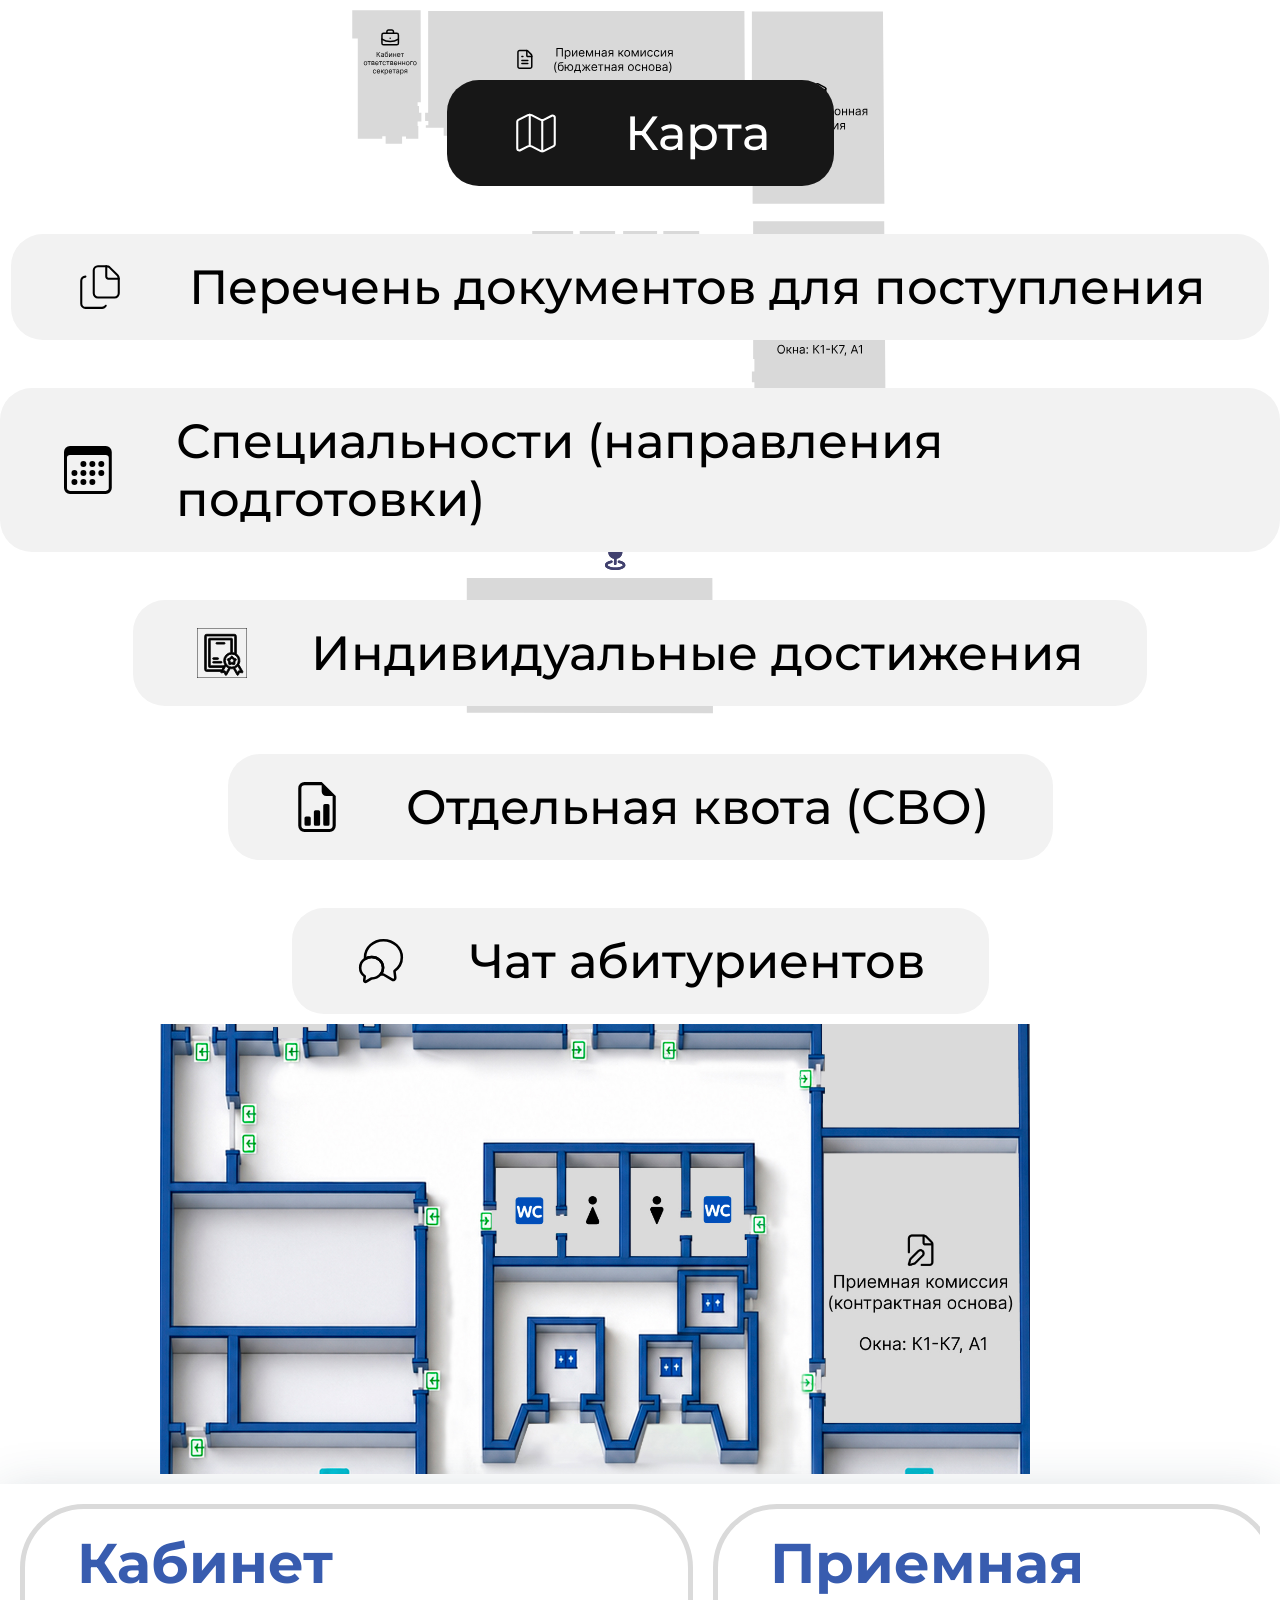
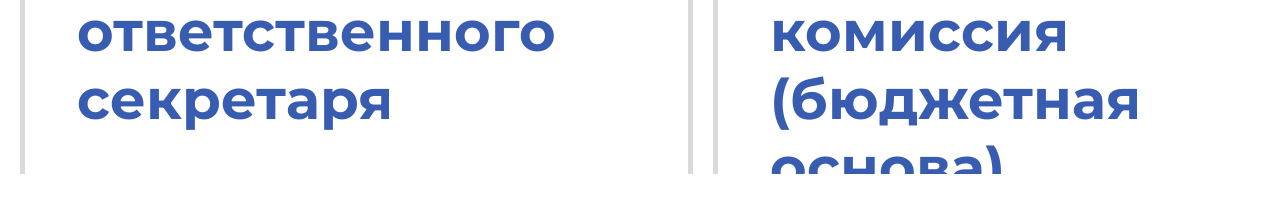
<file: index.html>
<!DOCTYPE html>
<html lang="en">
<head>
    <meta charset="UTF-8">
    <meta name="viewport" content="width=device-width, initial-scale=1, maximum-scale=1, user-scalable=no">
    <title>Интерактивная карта</title>
    <link rel="stylesheet" href="assets/css/style.css">
</head>
<body>
    <div class="nav-btns">
        <a class="active" href="index.html">
            <svg width="24" height="24" viewBox="0 0 24 24" fill="none" xmlns="http://www.w3.org/2000/svg">
                <path d="M14.106 5.55277C14.3836 5.69149 14.6897 5.7637 15 5.7637C15.3103 5.7637 15.6164 5.69149 15.894 5.55277L19.553 3.72277C19.7056 3.64653 19.8751 3.61058 20.0455 3.61834C20.2159 3.6261 20.3814 3.67731 20.5265 3.7671C20.6715 3.8569 20.7911 3.98229 20.874 4.13135C20.9569 4.28042 21.0003 4.44821 21 4.61877V17.3828C20.9999 17.5684 20.9481 17.7504 20.8505 17.9083C20.7528 18.0662 20.6131 18.1938 20.447 18.2768L15.894 20.5538C15.6164 20.6925 15.3103 20.7647 15 20.7647C14.6897 20.7647 14.3836 20.6925 14.106 20.5538L9.894 18.4478C9.6164 18.3091 9.31033 18.2368 9 18.2368C8.68967 18.2368 8.3836 18.3091 8.106 18.4478L4.447 20.2778C4.29436 20.3541 4.12473 20.39 3.95426 20.3822C3.78379 20.3744 3.61816 20.3231 3.47312 20.2332C3.32808 20.1433 3.20846 20.0177 3.12565 19.8685C3.04284 19.7193 2.99958 19.5514 3 19.3808V6.61777C3.0001 6.43211 3.05189 6.25014 3.14956 6.09225C3.24722 5.93435 3.38692 5.80676 3.553 5.72377L8.106 3.44677C8.3836 3.30805 8.68967 3.23584 9 3.23584C9.31033 3.23584 9.6164 3.30805 9.894 3.44677L14.106 5.55277Z" stroke="black" stroke-linecap="round" stroke-linejoin="round"/>
                <path d="M15 5.76416V20.7642" stroke="black" stroke-linecap="round" stroke-linejoin="round"/>
                <path d="M9 3.23584V18.2358" stroke="black" stroke-linecap="round" stroke-linejoin="round"/>
            </svg>
            Карта
        </a>
        <a href="documents-list.html">
            <svg width="24" height="24" viewBox="0 0 24 24" fill="none" xmlns="http://www.w3.org/2000/svg">
                <path d="M15 2H11C10.4696 2 9.96086 2.21071 9.58579 2.58579C9.21071 2.96086 9 3.46957 9 4V15C9 15.5304 9.21071 16.0391 9.58579 16.4142C9.96086 16.7893 10.4696 17 11 17H19C19.5304 17 20.0391 16.7893 20.4142 16.4142C20.7893 16.0391 21 15.5304 21 15V8" stroke="black" stroke-linecap="round" stroke-linejoin="round"/>
                <path d="M16.706 2.70601C16.4823 2.48153 16.2164 2.30357 15.9236 2.18239C15.6308 2.06122 15.3169 1.99923 15 2.00001V7.00001C15 7.26522 15.1054 7.51958 15.2929 7.70711C15.4804 7.89465 15.7348 8.00001 16 8.00001H21C21.0008 7.68312 20.9388 7.36921 20.8176 7.0764C20.6964 6.78359 20.5185 6.51768 20.294 6.29401L16.706 2.70601Z" stroke="black" stroke-linecap="round" stroke-linejoin="round"/>
                <path d="M5 7C4.46957 7 3.96086 7.21071 3.58579 7.58579C3.21071 7.96086 3 8.46957 3 9V20C3 20.5304 3.21071 21.0391 3.58579 21.4142C3.96086 21.7893 4.46957 22 5 22H13C13.3511 22 13.6959 21.9076 14 21.732C14.304 21.5565 14.5565 21.304 14.732 21" stroke="black" stroke-linecap="round" stroke-linejoin="round"/>
            </svg>
            Перечень документов для поступления
        </a>
        <a href="plan-bak.html">
            <svg xmlns="http://www.w3.org/2000/svg" width="20" height="20" fill="currentColor" class="bi bi-calendar3" viewBox="0 0 16 16">
                <path d="M14 0H2a2 2 0 0 0-2 2v12a2 2 0 0 0 2 2h12a2 2 0 0 0 2-2V2a2 2 0 0 0-2-2M1 3.857C1 3.384 1.448 3 2 3h12c.552 0 1 .384 1 .857v10.286c0 .473-.448.857-1 .857H2c-.552 0-1-.384-1-.857z"/>
                <path d="M6.5 7a1 1 0 1 0 0-2 1 1 0 0 0 0 2m3 0a1 1 0 1 0 0-2 1 1 0 0 0 0 2m3 0a1 1 0 1 0 0-2 1 1 0 0 0 0 2m-9 3a1 1 0 1 0 0-2 1 1 0 0 0 0 2m3 0a1 1 0 1 0 0-2 1 1 0 0 0 0 2m3 0a1 1 0 1 0 0-2 1 1 0 0 0 0 2m3 0a1 1 0 1 0 0-2 1 1 0 0 0 0 2m-9 3a1 1 0 1 0 0-2 1 1 0 0 0 0 2m3 0a1 1 0 1 0 0-2 1 1 0 0 0 0 2m3 0a1 1 0 1 0 0-2 1 1 0 0 0 0 2"/>
            </svg>
            Специальности (направления подготовки)
        </a>
        <a href="achievements.html">
            <svg width="24" height="24" viewBox="0 0 60 60" xmlns="http://www.w3.org/2000/svg" fill="#000000" stroke="#000000">
                <g id="SVGRepo_bgCarrier" stroke-width="0"/>
                <g id="SVGRepo_tracerCarrier" stroke-linecap="round" stroke-linejoin="round"/>
                <g id="SVGRepo_iconCarrier"> <defs> <style>.cls-1{fill:none;}.cls-2{fill:#000000;}</style> </defs> <title/> <g data-name="Layer 2" id="Layer_2"> <g id="Icons"> <g id="Award"> <rect class="cls-1" height="60" width="60"/> <path class="cls-2" d="M55.05,52.25l-4.81-8.32a9.75,9.75,0,0,0-3-12.91V9.9a2.34,2.34,0,0,0-2.34-2.34H11.52A2.33,2.33,0,0,0,9.19,9.9V49.75a2.33,2.33,0,0,0,2.33,2.33H28.57l-.1.17a1,1,0,0,0,0,1.06,1,1,0,0,0,1,.44l3.11-.4,1.21,2.89a1,1,0,0,0,.86.61h.06a1,1,0,0,0,.87-.5L40,48.71a10.21,10.21,0,0,0,1.77.17,10.43,10.43,0,0,0,1.78-.17L48,56.35a1,1,0,0,0,.87.5h.06a1,1,0,0,0,.86-.61L51,53.35l3.11.4a1,1,0,0,0,1-1.5ZM11.52,50.08a.33.33,0,0,1-.33-.33V9.9a.34.34,0,0,1,.33-.34H44.88a.34.34,0,0,1,.34.34V30a9.52,9.52,0,0,0-2.73-.61V13.29a1,1,0,0,0-1-1H14.91a1,1,0,0,0-1,1V46.35a1,1,0,0,0,1,1H31.3l-1.58,2.73ZM32,39.11a9.74,9.74,0,0,0,1.28,4.82l-.83,1.42H15.91V14.29H40.49V29.44A9.78,9.78,0,0,0,32,39.11Zm2.84,14.5-.72-1.73a1,1,0,0,0-1-.6l-1.86.23,3.36-5.82A9.75,9.75,0,0,0,38,48.12ZM34,39.11a7.76,7.76,0,1,1,7.76,7.77A7.77,7.77,0,0,1,34,39.11ZM50.45,51.28a1,1,0,0,0-1.05.6l-.72,1.73-3.17-5.49A9.75,9.75,0,0,0,49,45.69l3.36,5.82Z"/> <path class="cls-2" d="M46.57,36.87,44.14,36l-1.59-2A1,1,0,0,0,41,34l-1.59,2L37,36.87a1,1,0,0,0-.61.63,1,1,0,0,0,.12.87l1.46,2.14L38,43.1a1,1,0,0,0,.41.78,1,1,0,0,0,.87.15l2.48-.73,2.49.73a.86.86,0,0,0,.28,0,1,1,0,0,0,.58-.19,1,1,0,0,0,.42-.78l.07-2.59,1.46-2.14a1,1,0,0,0,.13-.87A1,1,0,0,0,46.57,36.87Zm-2.78,2.76a1,1,0,0,0-.18.53l0,1.59L42,41.3a1,1,0,0,0-.56,0L40,41.75l-.05-1.59a1,1,0,0,0-.18-.53l-.89-1.32,1.49-.53a1.09,1.09,0,0,0,.46-.33l1-1.26,1,1.26a1.09,1.09,0,0,0,.46.33l1.49.53Z"/> <path class="cls-2" d="M32.71,17.3h-9a1,1,0,0,0,0,2h9a1,1,0,0,0,0-2Z"/> <path class="cls-2" d="M19.79,37.67H24.9a1,1,0,0,0,0-2H19.79a1,1,0,0,0,0,2Z"/> <path class="cls-2" d="M29,40.09H19.79a1,1,0,0,0,0,2H29a1,1,0,0,0,0-2Z"/> </g> </g> </g> </g>
            </svg>
            Индивидуальные достижения
        </a>
        <a href="quota-svo.html">
            <svg xmlns="http://www.w3.org/2000/svg" width="24" height="24" fill="currentColor" class="bi bi-file-earmark-bar-graph" viewBox="0 0 16 16">
                <path d="M10 13.5a.5.5 0 0 0 .5.5h1a.5.5 0 0 0 .5-.5v-6a.5.5 0 0 0-.5-.5h-1a.5.5 0 0 0-.5.5zm-2.5.5a.5.5 0 0 1-.5-.5v-4a.5.5 0 0 1 .5-.5h1a.5.5 0 0 1 .5.5v4a.5.5 0 0 1-.5.5zm-3 0a.5.5 0 0 1-.5-.5v-2a.5.5 0 0 1 .5-.5h1a.5.5 0 0 1 .5.5v2a.5.5 0 0 1-.5.5z"/>
                <path d="M14 14V4.5L9.5 0H4a2 2 0 0 0-2 2v12a2 2 0 0 0 2 2h8a2 2 0 0 0 2-2M9.5 3A1.5 1.5 0 0 0 11 4.5h2V14a1 1 0 0 1-1 1H4a1 1 0 0 1-1-1V2a1 1 0 0 1 1-1h5.5z"/>
            </svg>
            Отдельная квота (СВО)
        </a>
        <a href="chat.html">
            <svg width="24" height="24" viewBox="0 0 59 59" fill="none" xmlns="http://www.w3.org/2000/svg">
                <path d="M46.3649 49.1419C46.6108 51.1823 44.4229 52.6081 42.6774 51.551L32.377 45.4298C31.2462 45.4298 30.14 45.3561 29.0583 45.2086C30.8775 43.0699 31.9591 40.3656 31.9591 37.4402C31.9591 30.4585 25.9116 24.8045 18.4383 24.8045C15.5866 24.8045 12.9562 25.6157 10.7683 27.0415C10.6945 26.4269 10.6699 25.8123 10.6699 25.1731C10.6699 13.9877 20.3803 4.9165 32.377 4.9165C44.3737 4.9165 54.0841 13.9877 54.0841 25.1731C54.0841 31.8106 50.667 37.6861 45.4062 41.3736L46.3649 49.1419Z" stroke="black" stroke-width="3" stroke-linecap="round" stroke-linejoin="round"/>
                <path d="M29.0569 45.2088C26.6231 48.1588 22.7635 50.0517 18.4368 50.0517L12.0206 53.8621C10.9389 54.5258 9.56226 53.6163 9.70976 52.3625L10.3243 47.5197C7.03017 45.2334 4.91602 41.5704 4.91602 37.4404C4.91602 33.1137 7.22686 29.3034 10.7669 27.0417C12.9548 25.6159 15.5852 24.8047 18.4368 24.8047C25.9102 24.8047 31.9577 30.4587 31.9577 37.4404C31.9577 40.3658 30.876 43.0701 29.0569 45.2088Z" stroke="black" stroke-width="3" stroke-linecap="round" stroke-linejoin="round"/>
            </svg>
            Чат абитуриентов
        </a>
    </div>
    <!--<div class="preview hidden" id="idlePreview">
        <div class="honeycomb top">
            <img src="assets/img/honeycomb-top.png" alt="">
        </div>
        <div class="logo">
            <svg width="407" height="353" viewBox="0 0 407 353" fill="none" xmlns="http://www.w3.org/2000/svg">
                <path d="M371.812 137.552L372.007 137.645C377.512 140.222 376.56 145.643 376.545 145.697L376.511 145.887L364.97 152.431L365.082 151.607C365.78 146.468 361.217 144.516 361.022 144.438L360.241 144.116L371.812 137.557V137.552ZM375.76 145.365C375.867 144.462 376.072 140.578 371.841 138.484L362.027 144.048C363.364 144.838 366.126 146.961 365.961 150.923L375.76 145.37V145.365Z" fill="black"/>
                <path d="M376.159 145.238L376.34 145.307C376.394 145.326 381.532 147.298 380.917 153.339L380.898 153.549L369.327 160.108L369.449 159.273C369.479 159.063 370.147 154.149 365.384 152.104L364.623 151.777L376.164 145.233L376.159 145.238ZM380.117 153.046C380.493 148.337 377.052 146.517 376.223 146.151L366.424 151.704C369.908 153.593 370.308 157.058 370.303 158.609L380.117 153.046Z" fill="black"/>
                <path d="M370.626 137.001L371.67 138.021L371.094 138.611L370.489 138.021L359.939 144.004C364.736 147.757 364.784 150.528 364.697 151.255L365.536 152.734C368.352 154.476 369.157 158.946 369.367 160.62L380.034 154.574L379.805 153.617L380.605 153.422L380.981 154.979L368.654 161.967L368.61 161.313C368.61 161.255 368.157 155.218 365.024 153.378L364.926 153.32L363.823 151.377L363.867 151.216C363.867 151.216 364.462 148.386 358.948 144.272L358.44 143.896L370.621 136.991L370.626 137.001Z" fill="black"/>
                <path d="M186.04 333.221C185.455 333.221 184.952 333.431 184.542 333.841C184.132 334.256 183.927 334.753 183.927 335.344H181.106C181.106 333.982 181.585 332.816 182.551 331.85C183.512 330.884 184.679 330.4 186.045 330.4C187.411 330.4 188.573 330.879 189.539 331.845C190.505 332.806 190.988 333.973 190.988 335.339V336.749C190.988 338.116 190.51 339.277 189.549 340.243C188.587 341.21 187.421 341.693 186.055 341.693C185.469 341.693 184.967 341.903 184.557 342.312C184.147 342.727 183.942 343.225 183.942 343.816V344.523L190.295 344.513V347.334L181.121 347.344V343.816C181.116 342.449 181.594 341.288 182.561 340.321C183.522 339.355 184.688 338.872 186.055 338.872C186.645 338.872 187.143 338.667 187.553 338.252C187.963 337.838 188.168 337.34 188.168 336.749V335.339C188.168 334.753 187.958 334.251 187.548 333.841C187.138 333.431 186.635 333.226 186.045 333.226L186.04 333.221Z" fill="black"/>
                <path d="M201.124 333.065L199.455 332.787C199.753 330.986 200.397 325.925 199.811 324.169C199.743 323.954 199.68 323.895 199.68 323.895L200.87 322.695C201.1 322.924 201.28 323.232 201.412 323.637C202.237 326.111 201.236 332.362 201.119 333.07L201.124 333.065Z" fill="#820000"/>
                <path d="M201.157 322.526L200.07 323.818L201.8 325.272L202.886 323.98L201.157 322.526Z" fill="#820000"/>
                <path d="M201.324 323.593C201.324 323.593 200.431 325.301 202.651 326.662L205.76 328.024C203.979 322.704 201.324 323.597 201.324 323.597L201.285 323.563" fill="#820000"/>
                <path d="M200.88 347.32C198.542 347.32 196.546 346.5 194.887 344.845C193.228 343.191 192.398 341.2 192.398 338.863C192.398 336.525 193.023 334.305 194.873 332.87C197.42 330.898 198.767 332.811 200.865 332.958C203.008 333.104 204.301 330.889 206.848 332.855C208.698 334.285 209.337 336.501 209.337 338.838C209.337 341.176 208.517 343.172 206.863 344.831C205.208 346.49 203.217 347.32 200.88 347.32ZM200.875 344.494C202.437 344.494 203.764 343.938 204.867 342.835C205.965 341.732 206.516 340.4 206.516 338.838C206.516 337.277 205.96 335.949 204.857 334.846C203.754 333.743 202.427 335.017 200.87 335.017C199.309 335.017 197.971 333.753 196.873 334.856C195.775 335.959 195.224 337.291 195.224 338.853C195.224 340.414 195.78 341.747 196.883 342.845C197.986 343.948 199.318 344.494 200.88 344.494H200.875Z" fill="#820000"/>
                <path d="M215.687 333.182C215.101 333.182 214.598 333.392 214.188 333.802C213.779 334.217 213.574 334.714 213.574 335.305H210.753C210.753 333.943 211.231 332.777 212.197 331.811C213.159 330.844 214.325 330.361 215.691 330.361C217.058 330.361 218.219 330.84 219.186 331.806C220.152 332.767 220.635 333.933 220.635 335.3V336.71C220.635 338.077 220.157 339.238 219.195 340.204C218.234 341.171 217.068 341.654 215.701 341.654C215.116 341.654 214.613 341.863 214.203 342.273C213.793 342.688 213.588 343.186 213.588 343.776V344.484L219.942 344.474V347.295L210.768 347.305V343.776C210.763 342.41 211.241 341.249 212.207 340.282C213.169 339.316 214.335 338.833 215.701 338.833C216.292 338.833 216.79 338.628 217.199 338.213C217.609 337.798 217.814 337.301 217.814 336.71V335.3C217.814 334.714 217.604 334.212 217.195 333.802C216.785 333.392 216.282 333.187 215.691 333.187L215.687 333.182Z" fill="black"/>
                <path d="M226.979 333.167C226.393 333.167 225.89 333.377 225.48 333.787C225.071 334.202 224.866 334.7 224.866 335.29H222.045C222.045 333.929 222.523 332.762 223.489 331.796C224.451 330.83 225.617 330.347 226.983 330.347C228.35 330.347 229.511 330.825 230.478 331.791C231.444 332.753 231.927 333.919 231.927 335.285V336.696C231.927 338.062 231.449 339.223 230.487 340.19C229.526 341.156 228.36 341.639 226.993 341.639C226.408 341.639 225.905 341.849 225.495 342.259C225.085 342.674 224.88 343.171 224.88 343.762V344.469L231.234 344.46V347.28L222.06 347.29V343.762C222.055 342.395 222.533 341.234 223.499 340.268C224.461 339.301 225.627 338.818 226.993 338.818C227.584 338.818 228.081 338.613 228.491 338.199C228.901 337.784 229.106 337.286 229.106 336.696V335.285C229.106 334.7 228.896 334.197 228.487 333.787C228.077 333.377 227.574 333.172 226.983 333.172L226.979 333.167Z" fill="black"/>
                <path d="M303.321 2.69376L403.391 176.022L303.321 349.349H103.183L3.11344 176.022L103.183 2.69376H303.321ZM304.878 0H101.626L0 176.022L101.626 352.043H304.878L406.504 176.022L304.878 0Z" fill="black"/>
                <path d="M26.9234 151.427L27.6651 150.143L38.811 156.58L37.8838 158.185L27.831 152.383L36.2246 161.055L36.1954 161.104L35.3658 162.538L34.8094 163.5L23.0682 160.547L33.1502 166.369L32.2133 167.989L21.0332 161.533L21.7847 160.23L21.9702 159.908L23.1706 157.829L33.2771 160.376L26.0645 152.9L26.7379 151.734L26.9234 151.412V151.427Z" fill="#820000"/>
                <path d="M42.3591 147.864L43.6474 148.206L39.4067 155.555L28.2412 149.109L28.8561 148.045L29.5783 146.795L32.4819 141.764L33.4043 142.701L30.6715 147.43L34.4535 149.616L36.7958 145.561L37.4303 146.332L35.2635 150.08L39.6214 152.598L42.3542 147.869L42.3591 147.864Z" fill="#820000"/>
                <path d="M36.4003 137.509C37.6837 138.489 38.7719 139.324 39.6698 140.017C40.5678 140.71 41.4364 141.383 42.2709 142.047C43.1054 142.711 43.7447 143.223 44.1985 143.589C44.5938 143.921 44.8622 144.262 45.0037 144.614C45.1452 144.965 45.2087 145.307 45.194 145.634C45.1745 145.961 45.1208 146.258 45.0281 146.527C44.9354 146.795 44.789 147.083 44.5987 147.391C44.4035 146.976 44.1643 146.585 43.8911 146.214C43.6178 145.844 43.203 145.419 42.6564 144.941C42.3441 144.653 41.7585 144.165 40.8996 143.477C40.0456 142.789 39.1233 142.047 38.1375 141.261C37.1518 140.476 35.9269 139.5 34.4629 138.343L34.5117 138.26L35.3218 136.86L36.7858 134.327L37.996 132.233L38.1229 132.014L49.2883 138.46L47.9512 140.773L37.8838 134.961L36.41 137.513L36.4003 137.509Z" fill="#820000"/>
                <path d="M43.4523 122.8L44.0087 121.839L55.1546 128.276L53.8175 130.589L45.2189 125.626L51.192 135.132L50.3234 136.635L49.8549 137.445L38.709 131.008L40.0461 128.695L48.3567 133.492L42.5935 124.284L42.6715 124.147L43.4523 122.795V122.8Z" fill="#820000"/>
                <path d="M49.1809 112.879L50.1033 113.816L48.649 116.334L58.6969 122.137L57.3598 124.45L47.307 118.648L45.8528 121.166L44.5791 120.834L46.209 118.013L47.5461 115.7L49.1761 112.879H49.1809Z" fill="#820000"/>
                <path d="M52.3873 106.741C53.09 105.525 53.8659 104.676 54.7102 104.198C55.5593 103.72 56.506 103.573 57.5552 103.759C58.6044 103.944 59.7756 104.408 61.0688 105.159C62.3767 105.916 63.3673 106.697 64.0456 107.512C64.7239 108.327 65.0704 109.22 65.0802 110.191C65.0899 111.162 64.7435 112.26 64.0407 113.475C63.3429 114.68 62.5719 115.52 61.7276 116.003C60.8785 116.481 59.9318 116.632 58.8875 116.457C57.8431 116.281 56.6671 115.817 55.3592 115.061C54.066 114.314 53.0754 113.529 52.3922 112.709C51.709 111.889 51.3674 110.991 51.3576 110.015C51.3479 109.039 51.6943 107.951 52.3873 106.745V106.741ZM63.948 110.083C63.826 109.62 63.3136 109.122 62.4108 108.59C61.5129 108.058 60.6296 107.624 59.7707 107.292C58.2433 106.633 57.077 106.365 56.2718 106.487C55.3397 106.667 54.5833 107.068 54.0075 107.678C53.5927 108.083 53.2315 108.502 52.9192 108.941C52.6069 109.381 52.4605 109.771 52.48 110.127C52.602 110.591 53.1193 111.089 54.0221 111.625C54.9298 112.162 55.8082 112.601 56.6622 112.948C58.1945 113.592 59.3657 113.856 60.1709 113.734C61.103 113.553 61.8496 113.153 62.4206 112.533C62.8403 112.143 63.2063 111.728 63.5137 111.284C63.8211 110.84 63.9675 110.44 63.948 110.083Z" fill="#820000"/>
                <path d="M60.2046 93.7448L60.9854 92.3931L72.1509 98.8395L70.8138 101.153L60.4584 95.1747L58.2038 99.0787L68.5592 105.057L67.2221 107.37L56.0566 100.923L56.6715 99.8595L57.3938 98.6102L59.6483 94.7062L60.2046 93.7448Z" fill="#820000"/>
                <path d="M64.1822 86.3079C64.885 85.0928 65.6609 84.2437 66.5051 83.7655C67.3542 83.2872 68.3009 83.1408 69.3501 83.3263C70.3993 83.5117 71.5706 83.9802 72.8686 84.7268C74.1765 85.4832 75.1671 86.264 75.8454 87.079C76.5237 87.8939 76.8702 88.787 76.88 89.7581C76.8897 90.7292 76.5433 91.8272 75.8405 93.0423C75.1427 94.2477 74.3717 95.0871 73.5274 95.5702C72.6783 96.0484 71.7316 96.1997 70.6873 96.024C69.6381 95.8483 68.4669 95.3847 67.159 94.6283C65.8658 93.8817 64.8752 93.096 64.192 92.2762C63.5088 91.4563 63.1672 90.5584 63.1574 89.5824C63.1477 88.6113 63.4941 87.5182 64.1871 86.3177L64.1822 86.3079ZM75.743 89.6507C75.621 89.1871 75.1085 88.6894 74.2057 88.1575C73.3078 87.6255 72.4245 87.1912 71.5657 86.8594C70.0382 86.2006 68.8719 85.9322 68.0667 86.0542C67.1346 86.2347 66.3782 86.6349 65.8024 87.2449C65.3876 87.6499 65.0265 88.0696 64.7141 88.5088C64.4018 88.9431 64.2554 89.3384 64.275 89.6947C64.397 90.1583 64.9142 90.656 65.817 91.1928C66.7247 91.7296 67.6031 92.1688 68.4571 92.5153C69.9894 93.1595 71.1606 93.423 71.9658 93.301C72.8979 93.1204 73.6445 92.7203 74.2155 92.1005C74.6352 91.7101 75.0012 91.2953 75.3086 90.8512C75.6161 90.4071 75.7625 90.007 75.743 89.6507Z" fill="#820000"/>
                <path d="M71.2049 77.2312C72.4884 78.2121 73.5766 79.0466 74.4745 79.7395C75.3725 80.4325 76.2411 81.1059 77.0756 81.7696C77.9101 82.4333 78.5493 82.9457 79.0032 83.3117C79.3985 83.6435 79.6669 83.9851 79.8084 84.3365C79.9499 84.6879 80.0133 85.0294 79.9987 85.3564C79.9792 85.6834 79.9255 85.9811 79.8328 86.2495C79.7401 86.5179 79.5937 86.8058 79.4033 87.1132C79.2081 86.6984 78.969 86.308 78.6957 85.9371C78.4225 85.5663 78.0077 85.1417 77.4611 84.6635C77.1488 84.3755 76.5632 83.8875 75.7043 83.1995C74.8503 82.5114 73.928 81.7696 72.9422 80.9839C71.9565 80.1983 70.7316 79.2222 69.2676 78.0657L69.3164 77.9827L70.1265 76.5822L71.5905 74.0495L72.8007 71.9559L72.9276 71.7363L84.093 78.1828L82.7559 80.4959L72.6885 74.6839L71.2147 77.2361L71.2049 77.2312Z" fill="#820000"/>
                <path d="M78.6367 67.9051C79.2174 67.2366 79.8811 66.8706 80.6229 66.812C81.3646 66.7534 82.1064 66.8706 82.853 67.1634C83.5997 67.461 84.2389 67.7636 84.7806 68.0759C85.5809 68.5395 86.2739 69.2423 86.8693 70.1939C87.4597 71.1455 87.6061 72.0873 87.3085 73.0242C87.1669 73.3756 86.9522 73.7855 86.6692 74.254C86.3861 74.7225 86.0885 75.1763 85.7859 75.6253C85.4833 76.0742 85.1076 76.5915 84.6684 77.1771L73.5029 70.7306L74.7376 68.6274L78.1341 70.5891C78.056 69.374 78.2268 68.481 78.6465 67.91L78.6367 67.9051ZM83.4777 70.1353C83.3654 70.0718 83.2483 70.0035 83.1214 69.9303C82.6773 69.6571 82.1747 69.3886 81.6184 69.1202C81.0621 68.8518 80.5399 68.7055 80.0568 68.6811C79.5737 68.6567 79.2077 68.8811 78.949 69.3496C78.7343 69.7986 78.6172 70.3012 78.5977 70.8575L85.3369 74.7469C85.5809 74.5273 85.7761 74.3028 85.9128 74.0637C86.1226 73.7026 86.0933 73.2585 85.8347 72.7363C85.5761 72.2142 85.2149 71.7018 84.7562 71.2138C84.2975 70.7209 83.8681 70.3646 83.4728 70.1353H83.4777Z" fill="#820000"/>
                <path d="M92.8715 59.8335L93.1155 59.8823C93.6084 61.1609 93.3448 62.6883 92.3152 64.4646C91.6124 65.6798 90.8414 66.524 89.9972 66.9974C89.1529 67.4707 88.2062 67.622 87.1619 67.4414C86.1127 67.2658 84.9366 66.8022 83.6336 66.0458C82.3404 65.2991 81.3498 64.5134 80.6666 63.6936C79.9834 62.8738 79.6369 61.9758 79.6272 61.0096C79.6174 60.0434 79.959 58.9502 80.6617 57.7351C81.6475 56.0222 82.7943 55.0414 84.0972 54.7876L85.0928 57.2764C84.5901 57.3642 84.0777 57.5448 83.5556 57.8181C83.0285 58.0914 82.604 58.3793 82.2868 58.6721C81.872 59.0771 81.5108 59.4968 81.1985 59.936C80.8862 60.3703 80.7398 60.7656 80.7593 61.1218C80.8813 61.5854 81.3937 62.0832 82.2965 62.6151C83.1944 63.147 84.0777 63.5911 84.9415 63.9425C86.4738 64.5866 87.6401 64.8453 88.4356 64.7184C89.3774 64.5427 90.1338 64.1426 90.6999 63.5277C91.1 63.1422 91.5099 62.6444 91.9199 62.0246C92.3298 61.4049 92.6519 60.6729 92.8812 59.8335H92.8715Z" fill="#820000"/>
                <path d="M97.5418 51.4644C97.9029 51.4351 98.2543 51.3814 98.591 51.3034C98.9277 51.2253 99.3181 51.1326 99.7622 51.0106C99.5377 51.5571 99.3132 52.0061 99.0888 52.3526C98.8643 52.7039 98.5861 53.0162 98.2494 53.2993C97.9176 53.5774 97.5272 53.7385 97.0782 53.7824C96.8244 53.8019 96.3218 53.841 95.5752 53.8946C94.8237 53.9483 94.0184 54.0069 93.1596 54.0654C92.3007 54.124 91.5638 54.1728 90.9587 54.2118L96.1754 57.2277L94.8383 59.5408L83.6729 53.0943L85.01 50.7812L89.6899 53.4798L86.962 47.3994L87.9965 45.6084L90.8465 51.9817C91.3149 51.9524 92.0128 51.8987 92.9448 51.8206C93.8769 51.7426 94.7895 51.6694 95.6825 51.601C96.5805 51.5327 97.2002 51.4839 97.5418 51.4595V51.4644Z" fill="#820000"/>
                <path d="M93.9455 35.3461L94.5018 34.3848L105.648 40.8215L104.311 43.1346L95.7121 38.1717L101.685 47.6779L100.817 49.1809L100.348 49.991L89.2021 43.5543L90.5393 41.2412L98.8499 46.0382L93.0866 36.8297L93.1647 36.693L93.9455 35.3412V35.3461Z" fill="#820000"/>
                <path d="M97.4589 24.8541C97.5565 25.4348 97.5125 26.0839 97.3222 26.7915C97.1319 27.4991 96.7464 28.2408 96.1608 29.0167C95.6825 29.6414 95.2092 30.144 94.7505 30.5247L93.8672 28.9338C94.9847 28.3775 95.7948 27.6991 96.2974 26.8891C96.8001 26.0839 97.0977 25.3909 97.1905 24.8151L97.4589 24.859V24.8541ZM99.8354 25.142L100.392 24.1807L111.538 30.6174L110.201 32.9305L101.602 27.9675L107.575 37.4738L106.706 38.9768L106.238 39.7869L95.0921 33.3502L96.4292 31.0371L104.74 35.8341L98.9765 26.6255L99.0546 26.4889L99.8354 25.1371V25.142Z" fill="#820000"/>
                <path d="M129.994 10.9995L129.642 12.2878H124.904V23.8925H122.229V10.9995H129.994Z" fill="#820000"/>
                <path d="M136.875 10.7261C138.28 10.7261 139.398 10.975 140.237 11.4678C141.076 11.9607 141.677 12.7074 142.043 13.7126C142.409 14.713 142.589 15.9623 142.589 17.4556C142.589 18.9489 142.409 20.2128 142.043 21.2083C141.677 22.2038 141.076 22.9456 140.237 23.4434C139.398 23.9362 138.275 24.1851 136.875 24.1851C135.474 24.1851 134.366 23.9362 133.532 23.4434C132.697 22.9505 132.087 22.2038 131.716 21.2083C131.346 20.2128 131.16 18.9635 131.16 17.4556C131.16 15.9477 131.346 14.713 131.716 13.7126C132.087 12.7122 132.692 11.9656 133.532 11.4678C134.371 10.9701 135.484 10.7261 136.875 10.7261ZM139.759 22.4088C140.095 22.0721 140.271 21.3791 140.286 20.3299C140.3 19.2856 140.232 18.3047 140.091 17.397C139.895 15.7476 139.544 14.6008 139.036 13.9664C138.412 13.249 137.69 12.7952 136.87 12.6C136.309 12.4438 135.762 12.3414 135.23 12.2877C134.698 12.234 134.278 12.3072 133.981 12.5024C133.644 12.8391 133.468 13.537 133.454 14.591C133.439 15.6451 133.498 16.626 133.629 17.5337C133.839 19.1831 134.196 20.3299 134.703 20.9692C135.328 21.6866 136.05 22.1306 136.87 22.3161C137.416 22.4869 137.958 22.5942 138.5 22.6382C139.041 22.6821 139.456 22.6089 139.759 22.4137V22.4088Z" fill="#820000"/>
                <path d="M153.789 22.3312L153.867 22.5654C153.008 23.6341 151.554 24.1661 149.5 24.1661C148.094 24.1661 146.977 23.9172 146.147 23.4243C145.313 22.9314 144.712 22.1848 144.341 21.1893C143.971 20.1937 143.785 18.9445 143.785 17.4365C143.785 15.9286 143.971 14.694 144.341 13.6936C144.712 12.6932 145.313 11.9465 146.147 11.4488C146.977 10.9559 148.099 10.707 149.5 10.707C151.476 10.707 152.901 11.2097 153.77 12.2101L152.11 14.3182C151.783 13.9278 151.374 13.5765 150.871 13.2544C150.368 12.9323 149.914 12.7127 149.495 12.5809C148.934 12.4248 148.387 12.3223 147.855 12.2686C147.323 12.2149 146.903 12.2882 146.606 12.4834C146.269 12.8201 146.093 13.513 146.079 14.5622C146.064 15.6114 146.123 16.5923 146.254 17.5195C146.464 19.1689 146.821 20.3109 147.328 20.9306C147.953 21.6578 148.675 22.1165 149.495 22.297C150.027 22.4532 150.666 22.5557 151.408 22.5996C152.149 22.6435 152.94 22.5557 153.789 22.3361V22.3312Z" fill="#820000"/>
                <path d="M163.886 10.9995H165.603L158.269 23.8925H156.18L159.279 18.4318L155.028 10.9995H157.8L160.84 16.3822L163.881 10.9995H163.886Z" fill="#820000"/>
                <path d="M177.359 22.8579H178.198V24.9466H177.34L176.93 23.8925H168.038L167.628 24.9466H166.77V22.8579H168.175L170.049 10.9995H177.364V22.8579H177.359ZM170.239 22.8579H174.685V12.2683H171.742L170.239 22.8579Z" fill="#820000"/>
                <path d="M186.793 23.8925L185.914 20.8327H181.957L181.078 23.8925H179.38L183.045 10.9995H185.87L189.555 23.8925H186.788H186.793ZM182.342 19.8958H185.714L184.016 13.9861L182.337 19.8958H182.342Z" fill="#820000"/>
                <path d="M194.791 11.019C196.313 11.019 197.416 11.307 198.104 11.8779C198.792 12.4489 199.148 13.2102 199.178 14.1618C199.202 14.723 199.1 15.2598 198.865 15.7819C198.631 16.3041 198.241 16.7286 197.694 17.0702C197.148 17.4118 196.416 17.5778 195.488 17.5778H193.38V23.8974H190.706V11.0239H194.781L194.791 11.019ZM196.601 14.435C196.665 13.786 196.508 13.2638 196.133 12.8734C195.757 12.483 195.308 12.2878 194.786 12.2878H193.683C193.468 12.2878 193.366 12.2878 193.38 12.2878V16.6359C194.278 16.6359 195.02 16.431 195.606 16.021C196.191 15.6111 196.523 15.0841 196.601 14.4302V14.435Z" fill="#820000"/>
                <path d="M210.401 22.3312L210.48 22.5654C209.621 23.6341 208.166 24.1661 206.112 24.1661C204.706 24.1661 203.589 23.9172 202.759 23.4243C201.925 22.9314 201.325 22.1848 200.954 21.1893C200.583 20.1937 200.397 18.9445 200.397 17.4365C200.397 15.9286 200.583 14.694 200.954 13.6936C201.325 12.6932 201.925 11.9465 202.759 11.4488C203.589 10.9559 204.711 10.707 206.112 10.707C208.088 10.707 209.513 11.2097 210.382 12.2101L208.723 14.3182C208.396 13.9278 207.986 13.5765 207.483 13.2544C206.981 12.9323 206.527 12.7127 206.107 12.5809C205.546 12.4248 204.999 12.3223 204.467 12.2686C203.935 12.2149 203.516 12.2882 203.218 12.4834C202.881 12.8201 202.706 13.513 202.691 14.5622C202.676 15.6114 202.735 16.5923 202.867 17.5195C203.077 19.1689 203.433 20.3109 203.94 20.9306C204.565 21.6578 205.287 22.1165 206.107 22.297C206.639 22.4532 207.278 22.5557 208.02 22.5996C208.762 22.6435 209.552 22.5557 210.401 22.3361V22.3312Z" fill="#820000"/>
                <path d="M220.864 11.019L220.512 12.2878H217.609V23.8925H214.935V12.2878H212.026L211.675 11.019H220.859H220.864Z" fill="#820000"/>
                <path d="M229.101 16.9873C229.882 17.324 230.448 17.812 230.8 18.4415C231.151 19.071 231.327 19.7298 231.327 20.4228C231.327 21.4622 230.912 22.3016 230.077 22.9409C229.243 23.5802 227.989 23.8974 226.315 23.8974H222.025V11.0239H226.1C227.623 11.0239 228.731 11.3118 229.423 11.8828C230.121 12.4538 230.478 13.215 230.507 14.1666C230.531 14.7132 230.434 15.2402 230.204 15.7478C229.975 16.2553 229.609 16.6701 229.101 16.997V16.9873ZM224.69 12.2878V16.6359C225.588 16.6359 226.33 16.431 226.915 16.021C227.501 15.6111 227.837 15.0841 227.93 14.4302C227.984 13.7811 227.823 13.259 227.452 12.8686C227.081 12.4782 226.637 12.283 226.115 12.283H225.002C224.783 12.283 224.675 12.283 224.69 12.283V12.2878ZM226.408 22.6042C227.032 22.6042 227.569 22.3797 228.018 21.9307C228.467 21.4818 228.657 20.8815 228.594 20.1251C228.477 19.3834 228.067 18.7782 227.364 18.3C226.661 17.8266 225.773 17.5875 224.69 17.5875V22.5993H226.408V22.6042Z" fill="#820000"/>
                <path d="M240.657 22.6042L241.009 23.8925H232.522V10.9995H241.009L240.657 12.2683H235.197V16.6359H239.877L239.525 17.5729H235.197V22.6042H240.657Z" fill="#820000"/>
                <path d="M249.339 10.9995H252.028V23.8925H249.339V17.5729H244.834V23.8925H242.16V10.9995H244.834V16.6359H249.339V10.9995Z" fill="#820000"/>
                <path d="M260.387 10.9995H263.076V23.8925H260.387V17.5729H255.883V23.8925H253.209V10.9995H255.883V16.6359H260.387V10.9995Z" fill="#820000"/>
                <path d="M269.283 14.0446C270.157 14.2008 270.796 14.5863 271.216 15.2061C271.631 15.8258 271.899 16.5237 272.016 17.3142C272.133 18.0999 272.192 18.8075 272.192 19.4322C272.192 20.3691 271.928 21.3305 271.401 22.3162C270.874 23.3069 270.137 23.8974 269.186 24.0926C268.795 24.156 268.327 24.1853 267.78 24.1706C267.234 24.156 266.692 24.1267 266.15 24.0828C265.609 24.0389 264.979 23.9754 264.247 23.8974V11.0044H266.687V14.923C267.702 14.2496 268.566 13.9568 269.278 14.0446H269.283ZM269.752 19.3297V18.9393C269.766 18.4074 269.752 17.8315 269.713 17.2215C269.674 16.6115 269.542 16.0894 269.313 15.6502C269.083 15.2158 268.712 15.0109 268.19 15.0353C267.683 15.0743 267.18 15.2158 266.687 15.4647V23.2483C267.009 23.3654 267.302 23.424 267.565 23.424C267.98 23.424 268.356 23.18 268.688 22.692C269.02 22.204 269.278 21.6379 269.469 20.9938C269.659 20.3496 269.752 19.7933 269.752 19.3248V19.3297ZM273.539 10.9995H275.979V23.8925H273.539V10.9995Z" fill="#820000"/>
                <path d="M286.618 11.0191H287.73V23.8925H285.056V13.9666L279.81 23.8925H277.136V11.0191H279.81V20.6132L284.9 11.0191H286.618ZM285.681 8.81823C285.227 9.19399 284.646 9.47703 283.934 9.66735C283.226 9.85767 282.391 9.89183 281.425 9.77471C280.644 9.67223 279.976 9.51607 279.415 9.30623L280.352 7.74463C281.391 8.43271 282.387 8.79383 283.338 8.82799C284.285 8.86215 285.036 8.77431 285.583 8.56447L285.681 8.81823Z" fill="#820000"/>
                <path d="M309.846 30.6074L310.705 32.0958L295.874 32.1934L294.83 30.3878L301.111 30.3439L305.42 22.9458L306.806 25.3468L303.663 30.6708L309.846 30.6123V30.6074Z" fill="#820000"/>
                <path d="M314.877 39.3182L316.224 41.6508L305.059 48.0973L303.712 45.7647L309.182 42.6073L306.928 38.7033L301.452 41.8607L300.115 39.5476L311.281 33.1011L312.618 35.4142L307.738 38.2348L309.992 42.1388L314.872 39.3182H314.877Z" fill="#820000"/>
                <path d="M321.548 50.9084L322.105 51.8697L310.959 58.3064L309.622 55.9933L318.22 51.0304L307.001 51.45L306.133 49.947L305.664 49.1369L316.81 42.7002L318.147 45.0133L309.836 49.8104L320.694 49.42L320.773 49.5566L321.553 50.9084H321.548Z" fill="#820000"/>
                <path d="M321.056 61.9908C321.154 62.8351 321.017 63.5671 320.646 64.1868C320.275 64.8066 319.792 65.2897 319.197 65.6313C318.294 66.1535 317.362 66.212 316.396 65.807C315.429 65.4068 314.527 64.4796 313.687 63.0254L312.877 61.6248L311.54 59.3117L322.686 52.875L323.75 54.7148L324.023 55.1881L324.726 56.4032C325.487 57.7208 325.795 58.8237 325.643 59.7119C325.497 60.6 325.019 61.293 324.208 61.7908C323.75 62.0884 323.242 62.2641 322.691 62.3178C322.139 62.3764 321.593 62.2641 321.056 61.986V61.9908ZM314.844 62.4691C315.156 63.0108 315.62 63.3621 316.23 63.528C316.845 63.694 317.459 63.5573 318.079 63.123C318.665 62.6496 318.982 61.9908 319.045 61.1466C319.109 60.3024 318.865 59.4093 318.328 58.4772L313.985 60.9856C314.244 61.4345 314.531 61.9323 314.844 62.474V62.4691ZM322.92 55.8274L319.153 58.0039C319.602 58.7798 320.148 59.3215 320.797 59.624C321.446 59.9266 322.071 59.9559 322.681 59.707C323.272 59.4288 323.642 59.0287 323.794 58.5114C323.945 57.9941 323.891 57.511 323.633 57.062C323.374 56.6131 323.189 56.291 323.076 56.1007C322.964 55.9104 322.915 55.8176 322.92 55.8323V55.8274Z" fill="#820000"/>
                <path d="M321.963 74.8056L321.026 75.7523L316.785 68.403L327.951 61.9565L328.565 63.0204L329.288 64.2697L332.196 69.3009L330.923 69.6328L328.19 64.9041L324.408 67.0903L326.75 71.1456L325.764 71.3115L323.598 67.5637L319.24 70.0817L321.973 74.8105L321.963 74.8056Z" fill="#820000"/>
                <path d="M334.788 73.8442C335.55 75.1618 335.852 76.2598 335.701 77.143C335.55 78.0263 335.071 78.7144 334.261 79.2122C333.788 79.5147 333.271 79.6953 332.705 79.749C332.138 79.8026 331.572 79.6855 331.006 79.3781C330.44 79.0755 329.928 78.5241 329.464 77.7238C328.932 76.8014 328.581 76.1914 328.41 75.8986L322.935 79.056L321.598 76.7429L332.744 70.3062L333.798 72.1313L334.081 72.6193L334.783 73.8344L334.788 73.8442ZM332.739 77.1235C333.334 76.8551 333.705 76.4598 333.856 75.9377C334.007 75.4155 333.949 74.9275 333.69 74.4786C333.432 74.0296 333.246 73.7124 333.139 73.5221C333.031 73.3366 332.983 73.2488 332.988 73.2586L329.22 75.435C329.669 76.211 330.216 76.7526 330.865 77.0552C331.514 77.3578 332.138 77.3773 332.739 77.1235Z" fill="#820000"/>
                <path d="M332.801 93.0324L332.635 93.2179C331.284 93.008 330.093 92.0125 329.068 90.2362C328.365 89.0211 328.019 87.9279 328.034 86.9617C328.043 85.9955 328.39 85.1024 329.068 84.2826C329.742 83.4628 330.737 82.6771 332.04 81.9255C333.333 81.1789 334.509 80.7153 335.559 80.5347C336.613 80.3542 337.559 80.5006 338.404 80.974C339.248 81.4473 340.019 82.2916 340.722 83.5067C341.712 85.2196 341.99 86.7031 341.556 87.9572L338.901 87.5766C339.077 87.0984 339.175 86.5664 339.204 85.9711C339.233 85.3757 339.194 84.8682 339.101 84.4436C338.955 83.8824 338.775 83.3554 338.55 82.8674C338.326 82.3794 338.057 82.0524 337.74 81.8914C337.276 81.7694 336.588 81.9597 335.676 82.4721C334.763 82.9845 333.938 83.5262 333.206 84.102C331.879 85.1073 331.074 85.9857 330.786 86.7372C330.469 87.64 330.435 88.494 330.688 89.2943C330.82 89.836 331.049 90.4363 331.381 91.1C331.713 91.7636 332.187 92.4078 332.801 93.0275V93.0324Z" fill="#820000"/>
                <path d="M347.949 96.6437L348.505 97.6051L337.359 104.042L336.022 101.729L344.621 96.7657L333.402 97.1854L332.533 95.6823L332.064 94.8723L343.21 88.4355L344.547 90.7487L336.237 95.5457L347.095 95.1553L347.173 95.292L347.954 96.6437H347.949Z" fill="#820000"/>
                <path d="M353.693 106.589L352.419 106.921L350.965 104.403L340.912 110.205L339.575 107.892L349.623 102.09L348.169 99.5717L349.091 98.6348L350.721 101.455L352.058 103.769L353.688 106.589H353.693Z" fill="#820000"/>
                <path d="M348.301 120.419L347.364 121.366L343.123 114.016L354.288 107.57L354.903 108.634L355.626 109.883L358.534 114.914L357.26 115.246L354.528 110.517L350.746 112.704L353.088 116.759L352.102 116.925L349.936 113.177L345.578 115.695L348.31 120.424L348.301 120.419Z" fill="#820000"/>
                <path d="M363.692 123.908L362.418 124.24L360.964 121.722L350.911 127.524L349.574 125.211L359.622 119.409L358.168 116.891L359.09 115.954L360.72 118.774L362.057 121.087L363.687 123.908H363.692Z" fill="#820000"/>
                <path d="M287.076 321.212H119.428L119.038 320.538L35.6045 176.022L119.428 30.832H287.076L287.466 31.5055L370.9 176.022L287.076 321.212ZM120.985 318.513H285.524L367.791 176.022L285.524 33.5307H120.985L38.7179 176.022L120.985 318.513Z" fill="black"/>
                <path d="M248.313 338.345L248.27 335.48L294.708 334.778L383.787 180.135L386.266 181.565L296.377 337.618L248.313 338.345Z" fill="#820000"/>
                <path d="M160.435 337.813L110.015 337.627L20.1201 181.565L22.5992 180.135L111.674 334.768L160.445 334.948L160.435 337.813Z" fill="#820000"/>
                <path d="M237.813 281.263C236.866 281.893 237.134 269.917 249.637 259.762C249.637 259.762 256.459 273.573 241.258 283.586C240.121 284.367 244.41 277.701 246.743 270.362C248.085 265.457 243.893 277.228 237.813 281.263Z" fill="#820000"/>
                <path d="M245.133 287.359C244.352 286.212 258.987 286.344 271.607 301.457C271.607 301.457 254.839 310.021 242.351 291.609C241.375 290.233 249.593 295.367 258.602 298.099C264.614 299.661 250.164 294.732 245.133 287.363V287.359Z" fill="#820000"/>
                <path d="M261.364 279.282C260.427 278.472 273.086 275.261 287.404 285.441C287.404 285.441 274.882 296.636 259.929 283.577C258.778 282.61 267.03 285.177 275.418 285.49C280.962 285.475 267.376 284.499 261.359 279.282H261.364Z" fill="#820000"/>
                <path d="M276.638 271.392C273.623 271.636 286.535 283.089 299.204 267.458C298.759 266.395 289.512 258.709 278.263 269.264C278.263 269.264 288.511 267.873 289.727 269.064C289.727 269.064 282.431 270.928 276.643 271.392H276.638Z" fill="#820000"/>
                <path d="M257.728 273.212C256.473 272.392 256.307 264.647 256.8 263.164C256.8 263.164 258.499 256.678 264.003 252.535C264.003 252.535 271.719 263.31 262.549 274.032C262.549 274.032 264.252 268.254 261.622 263.984C261.622 263.984 261.144 272.016 257.728 273.212Z" fill="#820000"/>
                <path d="M273.417 261.924C273.417 261.924 276.14 256.507 275.906 250.681C275.671 244.854 275.735 250.256 275.735 250.256C275.735 250.256 278.883 258.162 277.77 260.197C277.77 260.197 284.099 253.272 276.911 243.039C276.911 243.039 267.741 250.154 273.417 261.934V261.924Z" fill="#820000"/>
                <path d="M288.623 254.858C288.447 254.936 294.86 246.206 304.2 249.29C304.2 249.29 302.307 260.792 289.516 259.518C289.516 259.518 291.273 255.805 296.163 254.106C296.163 254.106 295.621 251.715 288.618 254.858H288.623Z" fill="#820000"/>
                <path d="M284.651 245.264C284.651 245.264 286.925 241.223 283.758 235.231C283.758 235.231 286.974 235.909 287.852 242.253C287.852 242.253 292.039 233.074 280.703 228.975C280.703 228.975 280.274 240.247 284.646 245.264H284.651Z" fill="#820000"/>
                <path d="M294.094 240.15C294.094 240.15 293.528 234.176 306.533 230.209C306.533 230.209 308.69 241.965 295.031 244.712C295.031 244.712 294.704 242.921 297.895 240.062C297.895 240.062 300.311 238.827 300.984 237.075C300.984 237.075 295.89 238.334 294.089 240.15H294.094Z" fill="#820000"/>
                <path d="M298.354 228.257C298.354 228.257 308.7 226.827 305.752 214.183C305.752 214.183 298.232 217.614 297.368 225.636C297.368 225.636 300.199 221.127 302.331 221.342C302.331 221.342 302.326 226.52 298.359 228.262L298.354 228.257Z" fill="#820000"/>
                <path d="M292.074 226.256C292.118 226.481 292.22 212.983 281.055 214.686C281.055 214.686 283.168 222.894 288.585 227.266C288.585 227.266 288.907 224.885 287.301 221.137C287.301 221.137 291.571 223.606 292.079 226.261L292.074 226.256Z" fill="#820000"/>
                <path d="M298.046 214.159C298.046 214.159 307.128 210.069 301.438 200.319C301.438 200.319 295.133 203.486 295.465 212.182C295.465 212.182 296.348 209.581 299.32 207.058C299.32 207.058 301.179 211.743 298.041 214.159H298.046Z" fill="#820000"/>
                <path d="M293.322 201.69C293.322 201.69 300.33 193.804 284.89 187.938C284.89 187.938 279.78 193.428 289.882 200.212C289.882 200.212 290.878 197.894 289.267 195.629C289.267 195.629 293.625 197.352 293.322 201.69Z" fill="#820000"/>
                <path d="M290.951 208.83C291.425 209.186 290.536 203.784 280.21 199.89C280.21 199.89 277.546 207.449 289.209 211.924C289.209 211.924 289.414 209.498 284.739 206.312C284.739 206.312 287.813 206.458 290.951 208.83Z" fill="#820000"/>
                <path d="M168.692 281.263C169.639 281.893 169.371 269.917 156.868 259.762C156.868 259.762 150.046 273.573 165.247 283.586C166.384 284.367 162.095 277.701 159.762 270.362C158.42 265.457 162.612 277.228 168.692 281.263Z" fill="#820000"/>
                <path d="M161.372 287.359C162.153 286.212 147.518 286.344 134.898 301.457C134.898 301.457 151.666 310.021 164.154 291.609C165.13 290.233 156.912 295.367 147.904 298.099C141.891 299.661 156.341 294.732 161.372 287.363V287.359Z" fill="#820000"/>
                <path d="M145.141 279.282C146.078 278.472 133.419 275.261 119.102 285.441C119.102 285.441 131.624 296.636 146.576 283.577C147.728 282.61 139.476 285.177 131.087 285.49C125.543 285.475 139.129 284.499 145.146 279.282H145.141Z" fill="#820000"/>
                <path d="M129.867 271.391C132.883 271.635 119.97 283.088 107.302 267.458C107.746 266.394 116.993 258.708 128.242 269.263C128.242 269.263 117.994 267.873 116.779 269.063C116.779 269.063 124.074 270.928 129.862 271.391H129.867Z" fill="#820000"/>
                <path d="M148.777 273.212C150.031 272.392 150.197 264.647 149.704 263.164C149.704 263.164 148.006 256.678 142.501 252.535C142.501 252.535 134.786 263.31 143.956 274.032C143.956 274.032 142.253 268.254 144.883 263.984C144.883 263.984 145.361 272.016 148.777 273.212Z" fill="#820000"/>
                <path d="M133.088 261.924C133.088 261.924 130.365 256.507 130.599 250.681C130.833 244.854 130.77 250.256 130.77 250.256C130.77 250.256 127.622 258.162 128.735 260.197C128.735 260.197 122.406 253.272 129.594 243.039C129.594 243.039 138.763 250.154 133.088 261.934V261.924Z" fill="#820000"/>
                <path d="M117.882 254.858C118.057 254.936 111.645 246.206 102.305 249.29C102.305 249.29 104.198 260.792 116.989 259.518C116.989 259.518 115.232 255.805 110.342 254.106C110.342 254.106 110.884 251.715 117.887 254.858H117.882Z" fill="#820000"/>
                <path d="M121.854 245.264C121.854 245.264 119.579 241.223 122.747 235.231C122.747 235.231 119.531 235.909 118.652 242.253C118.652 242.253 114.465 233.074 125.801 228.975C125.801 228.975 126.231 240.247 121.858 245.264H121.854Z" fill="#820000"/>
                <path d="M112.411 240.15C112.411 240.15 112.977 234.176 99.9719 230.209C99.9719 230.209 97.815 241.965 111.474 244.712C111.474 244.712 111.801 242.921 108.61 240.062C108.61 240.062 106.194 238.827 105.52 237.075C105.52 237.075 110.615 238.334 112.416 240.15H112.411Z" fill="#820000"/>
                <path d="M108.151 228.257C108.151 228.257 97.8055 226.827 100.753 214.183C100.753 214.183 108.273 217.614 109.137 225.636C109.137 225.636 106.306 221.127 104.174 221.342C104.174 221.342 104.179 226.52 108.146 228.262L108.151 228.257Z" fill="#820000"/>
                <path d="M114.431 226.256C114.387 226.481 114.285 212.983 125.45 214.686C125.45 214.686 123.337 222.894 117.92 227.266C117.92 227.266 117.598 224.885 119.204 221.137C119.204 221.137 114.934 223.606 114.426 226.261L114.431 226.256Z" fill="#820000"/>
                <path d="M108.458 214.159C108.458 214.159 99.3764 210.069 105.066 200.319C105.066 200.319 111.371 203.486 111.04 212.182C111.04 212.182 110.156 209.581 107.184 207.058C107.184 207.058 105.325 211.743 108.463 214.159H108.458Z" fill="#820000"/>
                <path d="M113.182 201.69C113.182 201.69 106.175 193.804 121.615 187.938C121.615 187.938 126.724 193.428 116.623 200.212C116.623 200.212 115.627 197.894 117.237 195.629C117.237 195.629 112.88 197.352 113.182 201.69Z" fill="#820000"/>
                <path d="M115.554 208.83C115.081 209.186 115.969 203.784 126.295 199.89C126.295 199.89 128.959 207.449 117.296 211.924C117.296 211.924 117.091 209.498 121.766 206.312C121.766 206.312 118.692 206.458 115.554 208.83Z" fill="#820000"/>
                <path d="M189.857 299.007H178.838L173.328 289.467L178.838 279.926H189.857L195.366 289.467L189.857 299.007ZM180.063 296.884H188.632L192.916 289.462L188.632 282.039H180.063L175.778 289.462L180.063 296.884Z" fill="#820000"/>
                <path d="M209.708 313.145H198.689L193.18 303.604L198.689 294.064H209.708L215.218 303.604L209.708 313.145ZM199.914 311.022H208.483L212.768 303.599L208.483 296.177H199.914L195.629 303.599L199.914 311.022Z" fill="#820000"/>
                <path d="M230.209 299.007H219.19L213.681 289.467L219.19 279.926H230.209L235.719 289.467L230.209 299.007ZM220.415 296.884H228.984L233.269 289.462L228.984 282.039H220.415L216.13 289.462L220.415 296.884Z" fill="#820000"/>
                <path d="M233.879 239.228C233.894 239.199 233.908 239.174 233.918 239.145L233.879 239.228Z" fill="black"/>
                <path d="M320.035 112.196C320.035 112.196 308.455 89.7772 265.355 93.6617C265.355 93.6617 239.091 98.1708 213.236 114.675C187.382 131.179 177.954 136.308 177.954 136.308C177.954 136.308 127.49 170.473 100.396 150.992C73.3023 131.511 96.7995 116.29 96.7995 116.29C96.7995 116.29 128.485 94.7841 164.139 118.774C164.139 118.774 148.918 130.106 141.842 133.956C134.771 137.801 124.015 139.373 124.015 139.373C124.015 139.373 143.208 138.709 153.798 132.341C164.387 125.972 175.06 122 175.06 122C175.06 122 182.131 118.154 186.352 118.608C186.352 118.608 155.164 84.8533 101.679 101.109C101.679 101.109 55.5976 123.112 91.4217 151.904C127.241 180.696 192.848 132.799 192.848 132.799L225.817 113.65C225.817 113.65 258.869 95.2282 283.581 98.815C308.294 102.402 312.266 113.074 312.266 113.074C312.266 113.074 323.724 131.896 294.064 142.525C264.408 153.154 237.27 132.472 237.27 132.472C237.27 132.472 252.369 117.54 278.716 115.431C278.716 115.431 275.007 112.425 244.6 118.642C244.6 118.642 231.024 125.479 213.197 130.901C213.197 130.901 242.77 152.7 254.848 154.686C254.848 154.686 285.167 163.25 308.66 148.03C332.157 132.809 320.035 112.211 320.035 112.211V112.196Z" fill="black"/>
                <path d="M200.689 268.971L204.14 281.717L207.321 268.971H200.689Z" fill="black"/>
                <path d="M181.96 196.483C181.96 196.483 217.647 229.223 239.7 211.719C240.134 211.348 240.74 209.23 241.115 208.893C243.17 198.992 245.493 189.612 245.356 181.326C244.975 181.57 243.585 182.331 243.141 182.536C233.625 188.861 204.203 204.389 181.96 196.483Z" fill="black"/>
                <path d="M188.909 179.296C188.909 179.296 229.999 189.31 243.141 183.244C243.594 182.941 244.287 182.287 244.649 182.034C244.156 175.631 242.35 170.092 239.739 164.807C238.285 161.865 236.109 158.971 234.049 156.589C231.487 164.066 219.214 179.599 188.914 179.296H188.909Z" fill="black"/>
                <path d="M232.756 236.294C225.978 240.916 211.479 249.861 202.939 248.27C202.939 248.27 211.997 260.104 217.789 262.607C218.028 262.368 218.263 262.168 218.497 261.9C224.45 253.716 229.101 244.937 232.756 236.294Z" fill="black"/>
                <path d="M194.448 225.11C194.448 225.11 220.864 240.286 232.634 236.461C237.353 227.574 238.729 218.478 241.116 210.309C240.72 210.665 241.589 209.948 241.184 210.27C232.4 217.751 211.728 231.38 194.448 225.115V225.11Z" fill="black"/>
                <path d="M203.301 141.037C179.32 141.037 160.537 160.44 160.537 185.21C160.537 186.245 162.484 201.29 166.871 218.228C172.722 240.823 180.028 256.414 188.582 264.574C193.136 268.912 198.05 271.108 203.218 271.108C203.242 271.108 203.266 271.108 203.286 271.108C203.33 271.108 203.369 271.108 203.413 271.108C208.576 271.108 213.49 268.917 218.043 264.584C239.115 244.527 246.064 185.737 246.064 185.21C246.064 160.44 227.281 141.037 203.301 141.037ZM215.374 262.246C211.733 265.638 207.883 267.414 203.92 267.56C203.715 267.57 203.51 267.57 203.31 267.57C203.1 267.57 202.891 267.57 202.681 267.555C198.796 267.414 195.029 265.686 191.462 262.422C171.361 244.029 164.095 185.723 164.075 185.21C164.075 162.421 181.306 144.57 203.305 144.57C225.304 144.57 242.531 162.421 242.536 185.206C242.443 189.324 234.43 244.502 215.383 262.241L215.374 262.246Z" fill="#801810"/>
                <path d="M219.854 84.4238H214.642C219.337 90.0261 220.073 94.013 219.434 96.7068C217.746 103.822 205.253 108.028 200.29 107.926C192.335 107.057 182.624 104.749 180.887 98.7125C179.706 94.6035 182.19 89.3819 185.855 84.4238H180.78C177.525 89.4893 175.514 94.95 176.92 99.8495C178.837 106.52 186.641 110.625 200.109 112.054L200.358 112.084L200.607 112.05C201.71 112.274 220.713 109.122 223.436 97.6682C224.402 93.6178 223.206 89.2209 219.844 84.4287L219.854 84.4238Z" fill="#801810"/>
                <path d="M240.769 68.5005C240.769 68.2858 240.73 68.0808 240.657 67.8905L239.798 63.9523L252.964 60.7413L201.099 54.0947L149.659 60.7413L178.266 67.7734V84.829H222.83V68.0906L236.406 64.7819L237.241 68.6127C237.299 69.535 238.065 70.2671 239.002 70.2671C239.939 70.2671 240.769 69.4765 240.769 68.5005ZM201.104 56.3639L240.652 61.4294L201.104 71.0674L161.879 61.4294L201.099 56.3639H201.104ZM220.585 82.5793H180.515V68.3248L201.099 73.3854L220.58 68.6371V82.5793H220.585Z" fill="black"/>
                <path d="M238.197 70.5259C238.685 80.8276 239.749 79.2563 239.978 79.3734L244.937 77.1383C244.78 74.4836 240.862 69.7939 240.862 69.7939C239.978 71.2921 238.197 70.5259 238.197 70.5259Z" fill="black"/>
            </svg>
        </div>
        <div class="preview-text" id="animatedText">
            <div class="main-title">
                <div class="title-line" id="line1">Добро пожаловать</div>
                <div class="title-line" id="line2">в Мелитопольский государственный университет.</div>
            </div>
            <div class="subtitle" id="line3">Коснитесь, чтобы продолжить.</div>
        </div>
        <div class="honeycomb bottom">
            <img src="assets/img/honeycomb-bottom.png" alt="">
        </div>
    </div>-->
    <div class="main-content">
        <div class="svg-wrapp">
            <svg class="main-svg" viewBox="0 0 1776 2268" fill="none" xmlns="http://www.w3.org/2000/svg">
                <g class="room-group">
                    <path class="room" d="M360.5 99H169L169 178H184.5V458.5H253V451.5H262.5V472.5H308.5V452H319.5V458.5H354V422.5H352V410H362.5V386H359H356V367H352V356.5H361L360.5 99Z" fill="#D9D9D9"/>
                    <path class="room-item" d="M275.185 177.145H275.214" stroke="black" stroke-width="4.1485" stroke-linecap="round" stroke-linejoin="round"/>
                    <path class="room-item" d="M284.402 163.317V158.707C284.402 157.485 283.916 156.312 283.052 155.448C282.187 154.583 281.015 154.098 279.792 154.098H270.573C269.351 154.098 268.178 154.583 267.314 155.448C266.45 156.312 265.964 157.485 265.964 158.707V163.317" stroke="black" stroke-width="4.1485" stroke-linecap="round" stroke-linejoin="round"/>
                    <path class="room-item" d="M298.23 179.45C291.392 183.965 283.377 186.371 275.183 186.371C266.988 186.371 258.974 183.965 252.136 179.45" stroke="black" stroke-width="4.1485" stroke-linecap="round" stroke-linejoin="round"/>
                    <path class="room-item" d="M293.621 163.316H256.745C254.199 163.316 252.136 165.38 252.136 167.926V190.973C252.136 193.519 254.199 195.582 256.745 195.582H293.621C296.166 195.582 298.23 193.519 298.23 190.973V167.926C298.23 165.38 296.166 163.316 293.621 163.316Z" stroke="black" stroke-width="4.1485" stroke-linecap="round" stroke-linejoin="round"/>
                    <path class="room-text" d="M245.718 229.333L240.878 222.871H239.146V229.333H237.441V215.253H239.146V221.358H239.888L245.526 215.253H247.56L241.868 221.441L247.753 229.333H245.718ZM252.844 229.581C252.175 229.581 251.567 229.454 251.022 229.202C250.477 228.946 250.043 228.577 249.723 228.096C249.402 227.61 249.241 227.023 249.241 226.336C249.241 225.731 249.361 225.24 249.599 224.864C249.837 224.484 250.156 224.186 250.554 223.971C250.953 223.755 251.393 223.595 251.874 223.489C252.36 223.379 252.848 223.292 253.339 223.228C253.98 223.146 254.501 223.084 254.899 223.042C255.303 222.997 255.596 222.921 255.779 222.816C255.967 222.71 256.061 222.527 256.061 222.266V222.211C256.061 221.532 255.876 221.005 255.504 220.629C255.138 220.254 254.581 220.066 253.834 220.066C253.059 220.066 252.452 220.235 252.012 220.574C251.572 220.914 251.263 221.276 251.084 221.661L249.544 221.111C249.819 220.469 250.186 219.969 250.644 219.612C251.107 219.25 251.611 218.998 252.156 218.856C252.706 218.709 253.247 218.636 253.779 218.636C254.118 218.636 254.508 218.677 254.948 218.759C255.392 218.837 255.821 219 256.233 219.248C256.65 219.495 256.996 219.869 257.271 220.368C257.546 220.868 257.684 221.537 257.684 222.376V229.333H256.061V227.903H255.979C255.869 228.132 255.685 228.377 255.429 228.639C255.172 228.9 254.831 229.122 254.404 229.306C253.978 229.489 253.458 229.581 252.844 229.581ZM253.091 228.123C253.733 228.123 254.274 227.997 254.714 227.745C255.158 227.493 255.493 227.167 255.718 226.769C255.947 226.37 256.061 225.951 256.061 225.511V224.026C255.993 224.108 255.841 224.184 255.608 224.252C255.378 224.317 255.113 224.374 254.81 224.424C254.512 224.47 254.221 224.511 253.937 224.548C253.657 224.58 253.43 224.608 253.256 224.631C252.835 224.686 252.44 224.775 252.074 224.899C251.712 225.018 251.418 225.199 251.194 225.442C250.974 225.68 250.864 226.006 250.864 226.418C250.864 226.982 251.072 227.408 251.489 227.697C251.911 227.981 252.445 228.123 253.091 228.123ZM268.482 214.813L269.307 215.803C268.987 216.115 268.615 216.333 268.194 216.456C267.772 216.58 267.295 216.656 266.764 216.683C266.232 216.711 265.641 216.738 264.99 216.766C264.257 216.793 263.649 216.972 263.168 217.302C262.687 217.632 262.316 218.109 262.054 218.732C261.793 219.355 261.626 220.121 261.553 221.028H261.69C262.048 220.368 262.543 219.882 263.175 219.571C263.808 219.259 264.486 219.103 265.21 219.103C266.035 219.103 266.777 219.296 267.437 219.681C268.097 220.066 268.62 220.636 269.005 221.393C269.39 222.149 269.582 223.081 269.582 224.191C269.582 225.295 269.385 226.248 268.991 227.051C268.602 227.853 268.054 228.471 267.348 228.907C266.647 229.338 265.824 229.553 264.88 229.553C263.936 229.553 263.109 229.331 262.398 228.886C261.688 228.437 261.135 227.772 260.741 226.892C260.347 226.008 260.15 224.915 260.15 223.613V222.486C260.15 220.134 260.549 218.352 261.346 217.137C262.148 215.922 263.354 215.295 264.963 215.253C265.531 215.235 266.037 215.23 266.482 215.24C266.926 215.249 267.314 215.228 267.644 215.178C267.974 215.127 268.253 215.006 268.482 214.813ZM264.88 228.096C265.517 228.096 266.065 227.935 266.523 227.614C266.986 227.293 267.341 226.842 267.589 226.26C267.836 225.673 267.96 224.984 267.96 224.191C267.96 223.421 267.834 222.765 267.582 222.224C267.334 221.684 266.979 221.271 266.516 220.987C266.053 220.703 265.499 220.561 264.853 220.561C264.38 220.561 263.956 220.641 263.581 220.801C263.205 220.962 262.884 221.198 262.618 221.509C262.352 221.821 262.146 222.201 261.999 222.651C261.857 223.1 261.782 223.613 261.773 224.191C261.773 225.373 262.05 226.32 262.604 227.03C263.159 227.74 263.918 228.096 264.88 228.096ZM273.687 226.941L278.774 218.773H280.644V229.333H279.022V221.166L273.962 229.333H272.064V218.773H273.687V226.941ZM290.683 223.311V224.823H284.853V223.311H290.683ZM285.238 218.773V229.333H283.616V218.773H285.238ZM291.921 218.773V229.333H290.298V218.773H291.921ZM299.311 229.553C298.294 229.553 297.416 229.328 296.678 228.879C295.945 228.426 295.379 227.793 294.98 226.982C294.586 226.166 294.389 225.217 294.389 224.136C294.389 223.054 294.586 222.101 294.98 221.276C295.379 220.446 295.933 219.8 296.644 219.337C297.359 218.869 298.193 218.636 299.146 218.636C299.696 218.636 300.239 218.727 300.775 218.911C301.312 219.094 301.8 219.392 302.24 219.804C302.68 220.212 303.03 220.753 303.292 221.427C303.553 222.101 303.684 222.93 303.684 223.916V224.603H295.544V223.201H302.034C302.034 222.605 301.914 222.073 301.676 221.606C301.442 221.138 301.108 220.769 300.672 220.499C300.241 220.228 299.733 220.093 299.146 220.093C298.5 220.093 297.941 220.254 297.469 220.574C297.001 220.891 296.641 221.303 296.389 221.812C296.137 222.321 296.011 222.866 296.011 223.448V224.383C296.011 225.181 296.149 225.857 296.424 226.411C296.703 226.961 297.091 227.381 297.585 227.669C298.08 227.953 298.656 228.096 299.311 228.096C299.737 228.096 300.122 228.036 300.466 227.917C300.814 227.793 301.115 227.61 301.367 227.367C301.619 227.119 301.814 226.812 301.951 226.446L303.519 226.886C303.354 227.417 303.076 227.885 302.687 228.288C302.297 228.687 301.816 228.998 301.243 229.223C300.67 229.443 300.026 229.553 299.311 229.553ZM305.168 220.286V218.773H313.748V220.286H310.283V229.333H308.661V220.286H305.168ZM206.1 252.553C205.147 252.553 204.31 252.326 203.591 251.872C202.876 251.419 202.316 250.784 201.913 249.968C201.514 249.152 201.315 248.199 201.315 247.108C201.315 246.008 201.514 245.048 201.913 244.228C202.316 243.407 202.876 242.77 203.591 242.316C204.31 241.863 205.147 241.636 206.1 241.636C207.053 241.636 207.887 241.863 208.602 242.316C209.322 242.77 209.881 243.407 210.28 244.228C210.683 245.048 210.885 246.008 210.885 247.108C210.885 248.199 210.683 249.152 210.28 249.968C209.881 250.784 209.322 251.419 208.602 251.872C207.887 252.326 207.053 252.553 206.1 252.553ZM206.1 251.096C206.824 251.096 207.42 250.91 207.887 250.539C208.355 250.167 208.701 249.679 208.925 249.074C209.15 248.469 209.262 247.814 209.262 247.108C209.262 246.402 209.15 245.745 208.925 245.135C208.701 244.525 208.355 244.033 207.887 243.657C207.42 243.281 206.824 243.093 206.1 243.093C205.376 243.093 204.78 243.281 204.312 243.657C203.845 244.033 203.499 244.525 203.274 245.135C203.05 245.745 202.937 246.402 202.937 247.108C202.937 247.814 203.05 248.469 203.274 249.074C203.499 249.679 203.845 250.167 204.312 250.539C204.78 250.91 205.376 251.096 206.1 251.096ZM211.981 243.286V241.773H220.561V243.286H217.096V252.333H215.474V243.286H211.981ZM222.928 252.333V241.773H227.245C228.382 241.773 229.285 242.03 229.954 242.543C230.623 243.057 230.958 243.735 230.958 244.578C230.958 245.22 230.767 245.717 230.387 246.07C230.007 246.418 229.519 246.654 228.923 246.778C229.312 246.833 229.69 246.971 230.057 247.191C230.428 247.411 230.735 247.713 230.978 248.098C231.221 248.478 231.343 248.946 231.343 249.501C231.343 250.041 231.205 250.525 230.93 250.951C230.655 251.377 230.261 251.714 229.748 251.962C229.234 252.209 228.62 252.333 227.905 252.333H222.928ZM224.468 250.848H227.905C228.464 250.848 228.902 250.715 229.218 250.449C229.535 250.183 229.693 249.821 229.693 249.363C229.693 248.818 229.535 248.389 229.218 248.077C228.902 247.761 228.464 247.603 227.905 247.603H224.468V250.848ZM224.468 246.201H227.245C227.681 246.201 228.054 246.141 228.366 246.022C228.677 245.898 228.916 245.724 229.081 245.499C229.25 245.27 229.335 245 229.335 244.688C229.335 244.244 229.15 243.895 228.778 243.643C228.407 243.387 227.896 243.258 227.245 243.258H224.468V246.201ZM238.226 252.553C237.209 252.553 236.331 252.328 235.593 251.879C234.86 251.426 234.294 250.793 233.895 249.982C233.501 249.166 233.304 248.217 233.304 247.136C233.304 246.054 233.501 245.101 233.895 244.276C234.294 243.446 234.848 242.8 235.559 242.337C236.274 241.869 237.108 241.636 238.061 241.636C238.611 241.636 239.154 241.727 239.69 241.911C240.227 242.094 240.715 242.392 241.155 242.804C241.595 243.212 241.945 243.753 242.207 244.427C242.468 245.101 242.599 245.93 242.599 246.916V247.603H234.459V246.201H240.949C240.949 245.605 240.829 245.073 240.591 244.606C240.357 244.138 240.023 243.769 239.587 243.499C239.157 243.228 238.648 243.093 238.061 243.093C237.415 243.093 236.856 243.254 236.384 243.574C235.916 243.891 235.556 244.303 235.304 244.812C235.052 245.321 234.926 245.866 234.926 246.448V247.383C234.926 248.181 235.064 248.857 235.339 249.411C235.618 249.961 236.006 250.381 236.501 250.669C236.996 250.953 237.571 251.096 238.226 251.096C238.652 251.096 239.037 251.036 239.381 250.917C239.729 250.793 240.03 250.61 240.282 250.367C240.534 250.119 240.729 249.812 240.866 249.446L242.434 249.886C242.269 250.417 241.991 250.885 241.602 251.288C241.212 251.687 240.731 251.998 240.158 252.223C239.585 252.443 238.941 252.553 238.226 252.553ZM244.084 243.286V241.773H252.663V243.286H249.198V252.333H247.576V243.286H244.084ZM258.772 252.553C257.782 252.553 256.929 252.319 256.214 251.852C255.499 251.384 254.949 250.74 254.564 249.92C254.179 249.1 253.987 248.162 253.987 247.108C253.987 246.036 254.184 245.089 254.578 244.269C254.977 243.444 255.531 242.8 256.242 242.337C256.957 241.869 257.791 241.636 258.744 241.636C259.487 241.636 260.156 241.773 260.752 242.048C261.347 242.323 261.836 242.708 262.216 243.203C262.596 243.698 262.832 244.276 262.924 244.936H261.302C261.178 244.454 260.903 244.028 260.477 243.657C260.055 243.281 259.487 243.093 258.772 243.093C258.139 243.093 257.585 243.258 257.108 243.588C256.636 243.914 256.267 244.374 256.001 244.97C255.74 245.561 255.609 246.256 255.609 247.053C255.609 247.869 255.738 248.579 255.994 249.184C256.255 249.789 256.622 250.259 257.094 250.594C257.571 250.928 258.13 251.096 258.772 251.096C259.193 251.096 259.576 251.022 259.92 250.876C260.264 250.729 260.555 250.518 260.793 250.243C261.031 249.968 261.201 249.638 261.302 249.253H262.924C262.832 249.876 262.606 250.438 262.243 250.937C261.886 251.432 261.412 251.827 260.82 252.12C260.234 252.409 259.551 252.553 258.772 252.553ZM264.464 243.286V241.773H273.044V243.286H269.579V252.333H267.957V243.286H264.464ZM275.411 252.333V241.773H279.728C280.865 241.773 281.768 242.03 282.437 242.543C283.106 243.057 283.44 243.735 283.44 244.578C283.44 245.22 283.25 245.717 282.87 246.07C282.489 246.418 282.001 246.654 281.405 246.778C281.795 246.833 282.173 246.971 282.54 247.191C282.911 247.411 283.218 247.713 283.461 248.098C283.704 248.478 283.825 248.946 283.825 249.501C283.825 250.041 283.688 250.525 283.413 250.951C283.138 251.377 282.744 251.714 282.23 251.962C281.717 252.209 281.103 252.333 280.388 252.333H275.411ZM276.951 250.848H280.388C280.947 250.848 281.385 250.715 281.701 250.449C282.017 250.183 282.175 249.821 282.175 249.363C282.175 248.818 282.017 248.389 281.701 248.077C281.385 247.761 280.947 247.603 280.388 247.603H276.951V250.848ZM276.951 246.201H279.728C280.163 246.201 280.537 246.141 280.849 246.022C281.16 245.898 281.399 245.724 281.564 245.499C281.733 245.27 281.818 245 281.818 244.688C281.818 244.244 281.632 243.895 281.261 243.643C280.89 243.387 280.379 243.258 279.728 243.258H276.951V246.201ZM290.709 252.553C289.691 252.553 288.814 252.328 288.076 251.879C287.343 251.426 286.776 250.793 286.378 249.982C285.984 249.166 285.786 248.217 285.786 247.136C285.786 246.054 285.984 245.101 286.378 244.276C286.776 243.446 287.331 242.8 288.041 242.337C288.756 241.869 289.591 241.636 290.544 241.636C291.094 241.636 291.637 241.727 292.173 241.911C292.709 242.094 293.198 242.392 293.638 242.804C294.078 243.212 294.428 243.753 294.689 244.427C294.951 245.101 295.081 245.93 295.081 246.916V247.603H286.941V246.201H293.431C293.431 245.605 293.312 245.073 293.074 244.606C292.84 244.138 292.506 243.769 292.07 243.499C291.639 243.228 291.131 243.093 290.544 243.093C289.898 243.093 289.339 243.254 288.866 243.574C288.399 243.891 288.039 244.303 287.787 244.812C287.535 245.321 287.409 245.866 287.409 246.448V247.383C287.409 248.181 287.546 248.857 287.821 249.411C288.101 249.961 288.488 250.381 288.983 250.669C289.478 250.953 290.054 251.096 290.709 251.096C291.135 251.096 291.52 251.036 291.864 250.917C292.212 250.793 292.512 250.61 292.764 250.367C293.017 250.119 293.211 249.812 293.349 249.446L294.916 249.886C294.751 250.417 294.474 250.885 294.084 251.288C293.695 251.687 293.214 251.998 292.641 252.223C292.068 252.443 291.424 252.553 290.709 252.553ZM304.617 246.311V247.823H298.787V246.311H304.617ZM299.172 241.773V252.333H297.549V241.773H299.172ZM305.854 241.773V252.333H304.232V241.773H305.854ZM315.885 246.311V247.823H310.055V246.311H315.885ZM310.44 241.773V252.333H308.817V241.773H310.44ZM317.122 241.773V252.333H315.5V241.773H317.122ZM324.375 252.553C323.422 252.553 322.585 252.326 321.866 251.872C321.151 251.419 320.592 250.784 320.188 249.968C319.79 249.152 319.59 248.199 319.59 247.108C319.59 246.008 319.79 245.048 320.188 244.228C320.592 243.407 321.151 242.77 321.866 242.316C322.585 241.863 323.422 241.636 324.375 241.636C325.328 241.636 326.163 241.863 326.878 242.316C327.597 242.77 328.156 243.407 328.555 244.228C328.958 245.048 329.16 246.008 329.16 247.108C329.16 248.199 328.958 249.152 328.555 249.968C328.156 250.784 327.597 251.419 326.878 251.872C326.163 252.326 325.328 252.553 324.375 252.553ZM324.375 251.096C325.099 251.096 325.695 250.91 326.163 250.539C326.63 250.167 326.976 249.679 327.201 249.074C327.425 248.469 327.538 247.814 327.538 247.108C327.538 246.402 327.425 245.745 327.201 245.135C326.976 244.525 326.63 244.033 326.163 243.657C325.695 243.281 325.099 243.093 324.375 243.093C323.651 243.093 323.055 243.281 322.588 243.657C322.12 244.033 321.774 244.525 321.55 245.135C321.325 245.745 321.213 246.402 321.213 247.108C321.213 247.814 321.325 248.469 321.55 249.074C321.774 249.679 322.12 250.167 322.588 250.539C323.055 250.91 323.651 251.096 324.375 251.096ZM338.154 241.773V243.286H333.259V252.333H331.637V241.773H338.154ZM344.264 252.553C343.311 252.553 342.474 252.326 341.755 251.872C341.04 251.419 340.481 250.784 340.077 249.968C339.679 249.152 339.479 248.199 339.479 247.108C339.479 246.008 339.679 245.048 340.077 244.228C340.481 243.407 341.04 242.77 341.755 242.316C342.474 241.863 343.311 241.636 344.264 241.636C345.217 241.636 346.052 241.863 346.767 242.316C347.486 242.77 348.045 243.407 348.444 244.228C348.847 245.048 349.049 246.008 349.049 247.108C349.049 248.199 348.847 249.152 348.444 249.968C348.045 250.784 347.486 251.419 346.767 251.872C346.052 252.326 345.217 252.553 344.264 252.553ZM344.264 251.096C344.988 251.096 345.584 250.91 346.052 250.539C346.519 250.167 346.865 249.679 347.09 249.074C347.314 248.469 347.427 247.814 347.427 247.108C347.427 246.402 347.314 245.745 347.09 245.135C346.865 244.525 346.519 244.033 346.052 243.657C345.584 243.281 344.988 243.093 344.264 243.093C343.54 243.093 342.944 243.281 342.477 243.657C342.009 244.033 341.663 244.525 341.439 245.135C341.214 245.745 341.102 246.402 341.102 247.108C341.102 247.814 341.214 248.469 341.439 249.074C341.663 249.679 342.009 250.167 342.477 250.539C342.944 250.91 343.54 251.096 344.264 251.096ZM231.689 275.553C230.699 275.553 229.847 275.319 229.132 274.852C228.417 274.384 227.867 273.74 227.482 272.92C227.097 272.1 226.904 271.162 226.904 270.108C226.904 269.036 227.101 268.089 227.495 267.269C227.894 266.444 228.449 265.8 229.159 265.337C229.874 264.869 230.708 264.636 231.661 264.636C232.404 264.636 233.073 264.773 233.669 265.048C234.265 265.323 234.753 265.708 235.133 266.203C235.514 266.698 235.75 267.276 235.841 267.936H234.219C234.095 267.454 233.82 267.028 233.394 266.657C232.972 266.281 232.404 266.093 231.689 266.093C231.056 266.093 230.502 266.258 230.025 266.588C229.553 266.914 229.184 267.374 228.918 267.97C228.657 268.561 228.527 269.256 228.527 270.053C228.527 270.869 228.655 271.579 228.912 272.184C229.173 272.789 229.539 273.259 230.011 273.594C230.488 273.928 231.047 274.096 231.689 274.096C232.111 274.096 232.493 274.022 232.837 273.876C233.181 273.729 233.472 273.518 233.71 273.243C233.949 272.968 234.118 272.638 234.219 272.253H235.841C235.75 272.876 235.523 273.438 235.161 273.937C234.803 274.432 234.329 274.827 233.738 275.12C233.151 275.409 232.468 275.553 231.689 275.553ZM242.641 275.553C241.623 275.553 240.745 275.328 240.008 274.879C239.274 274.426 238.708 273.793 238.309 272.982C237.915 272.166 237.718 271.217 237.718 270.136C237.718 269.054 237.915 268.101 238.309 267.276C238.708 266.446 239.263 265.8 239.973 265.337C240.688 264.869 241.522 264.636 242.476 264.636C243.026 264.636 243.569 264.727 244.105 264.911C244.641 265.094 245.129 265.392 245.569 265.804C246.009 266.212 246.36 266.753 246.621 267.427C246.882 268.101 247.013 268.93 247.013 269.916V270.603H238.873V269.201H245.363C245.363 268.605 245.244 268.073 245.006 267.606C244.772 267.138 244.437 266.769 244.002 266.499C243.571 266.228 243.062 266.093 242.476 266.093C241.829 266.093 241.27 266.254 240.798 266.574C240.331 266.891 239.971 267.303 239.719 267.812C239.467 268.321 239.341 268.866 239.341 269.448V270.383C239.341 271.181 239.478 271.857 239.753 272.411C240.033 272.961 240.42 273.381 240.915 273.669C241.41 273.953 241.985 274.096 242.641 274.096C243.067 274.096 243.452 274.036 243.796 273.917C244.144 273.793 244.444 273.61 244.696 273.367C244.948 273.119 245.143 272.812 245.281 272.446L246.848 272.886C246.683 273.417 246.406 273.885 246.016 274.288C245.627 274.687 245.145 274.998 244.572 275.223C244 275.443 243.356 275.553 242.641 275.553ZM249.481 275.333V264.773H251.104V269.366H252.176L255.971 264.773H258.061L253.799 269.861L258.116 275.333H256.026L252.561 270.878H251.104V275.333H249.481ZM259.879 279.293V264.773H261.447V266.451H261.639C261.759 266.267 261.924 266.034 262.134 265.749C262.35 265.461 262.657 265.204 263.056 264.979C263.459 264.75 264.004 264.636 264.692 264.636C265.581 264.636 266.365 264.858 267.043 265.303C267.721 265.747 268.251 266.377 268.631 267.193C269.012 268.009 269.202 268.971 269.202 270.081C269.202 271.199 269.012 272.168 268.631 272.989C268.251 273.804 267.724 274.437 267.05 274.886C266.376 275.331 265.599 275.553 264.719 275.553C264.041 275.553 263.498 275.441 263.09 275.216C262.682 274.987 262.368 274.728 262.148 274.439C261.928 274.146 261.759 273.903 261.639 273.711H261.502V279.293H259.879ZM261.474 270.053C261.474 270.851 261.591 271.554 261.825 272.164C262.059 272.769 262.4 273.243 262.849 273.587C263.298 273.926 263.848 274.096 264.499 274.096C265.178 274.096 265.744 273.917 266.197 273.559C266.656 273.197 266.999 272.711 267.229 272.102C267.462 271.488 267.579 270.805 267.579 270.053C267.579 269.311 267.465 268.641 267.236 268.046C267.011 267.445 266.669 266.971 266.211 266.623C265.757 266.27 265.187 266.093 264.499 266.093C263.839 266.093 263.285 266.26 262.836 266.595C262.386 266.925 262.047 267.388 261.818 267.984C261.589 268.575 261.474 269.265 261.474 270.053ZM276.104 275.553C275.087 275.553 274.209 275.328 273.471 274.879C272.738 274.426 272.172 273.793 271.773 272.982C271.379 272.166 271.182 271.217 271.182 270.136C271.182 269.054 271.379 268.101 271.773 267.276C272.172 266.446 272.726 265.8 273.437 265.337C274.152 264.869 274.986 264.636 275.939 264.636C276.489 264.636 277.032 264.727 277.568 264.911C278.105 265.094 278.593 265.392 279.033 265.804C279.473 266.212 279.823 266.753 280.085 267.427C280.346 268.101 280.477 268.93 280.477 269.916V270.603H272.337V269.201H278.827C278.827 268.605 278.707 268.073 278.469 267.606C278.235 267.138 277.901 266.769 277.465 266.499C277.034 266.228 276.526 266.093 275.939 266.093C275.293 266.093 274.734 266.254 274.262 266.574C273.794 266.891 273.434 267.303 273.182 267.812C272.93 268.321 272.804 268.866 272.804 269.448V270.383C272.804 271.181 272.942 271.857 273.217 272.411C273.496 272.961 273.884 273.381 274.378 273.669C274.873 273.953 275.449 274.096 276.104 274.096C276.53 274.096 276.915 274.036 277.259 273.917C277.607 273.793 277.908 273.61 278.16 273.367C278.412 273.119 278.607 272.812 278.744 272.446L280.312 272.886C280.147 273.417 279.869 273.885 279.48 274.288C279.09 274.687 278.609 274.998 278.036 275.223C277.463 275.443 276.819 275.553 276.104 275.553ZM281.961 266.286V264.773H290.541V266.286H287.076V275.333H285.454V266.286H281.961ZM295.467 275.581C294.798 275.581 294.191 275.454 293.645 275.202C293.1 274.946 292.667 274.577 292.346 274.096C292.025 273.61 291.865 273.023 291.865 272.336C291.865 271.731 291.984 271.24 292.222 270.864C292.461 270.484 292.779 270.186 293.178 269.971C293.577 269.755 294.017 269.595 294.498 269.489C294.984 269.379 295.472 269.292 295.962 269.228C296.604 269.146 297.124 269.084 297.523 269.042C297.926 268.997 298.219 268.921 298.403 268.816C298.591 268.71 298.685 268.527 298.685 268.266V268.211C298.685 267.532 298.499 267.005 298.128 266.629C297.761 266.254 297.204 266.066 296.457 266.066C295.683 266.066 295.075 266.235 294.635 266.574C294.195 266.914 293.886 267.276 293.707 267.661L292.167 267.111C292.442 266.469 292.809 265.969 293.267 265.612C293.73 265.25 294.234 264.998 294.78 264.856C295.33 264.709 295.87 264.636 296.402 264.636C296.741 264.636 297.131 264.677 297.571 264.759C298.015 264.837 298.444 265 298.856 265.248C299.274 265.495 299.62 265.869 299.895 266.368C300.17 266.868 300.307 267.537 300.307 268.376V275.333H298.685V273.903H298.602C298.492 274.132 298.309 274.377 298.052 274.639C297.795 274.9 297.454 275.122 297.028 275.306C296.602 275.489 296.081 275.581 295.467 275.581ZM295.715 274.123C296.356 274.123 296.897 273.997 297.337 273.745C297.782 273.493 298.116 273.167 298.341 272.769C298.57 272.37 298.685 271.951 298.685 271.511V270.026C298.616 270.108 298.465 270.184 298.231 270.252C298.002 270.317 297.736 270.374 297.433 270.424C297.135 270.47 296.844 270.511 296.56 270.548C296.281 270.58 296.054 270.608 295.88 270.631C295.458 270.686 295.064 270.775 294.697 270.899C294.335 271.018 294.042 271.199 293.817 271.442C293.597 271.68 293.487 272.006 293.487 272.418C293.487 272.982 293.696 273.408 294.113 273.697C294.534 273.981 295.068 274.123 295.715 274.123ZM303.268 279.293V264.773H304.836V266.451H305.028C305.148 266.267 305.313 266.034 305.523 265.749C305.739 265.461 306.046 265.204 306.445 264.979C306.848 264.75 307.393 264.636 308.081 264.636C308.97 264.636 309.754 264.858 310.432 265.303C311.11 265.747 311.64 266.377 312.02 267.193C312.401 268.009 312.591 268.971 312.591 270.081C312.591 271.199 312.401 272.168 312.02 272.989C311.64 273.804 311.113 274.437 310.439 274.886C309.765 275.331 308.988 275.553 308.108 275.553C307.43 275.553 306.887 275.441 306.479 275.216C306.071 274.987 305.757 274.728 305.537 274.439C305.317 274.146 305.148 273.903 305.028 273.711H304.891V279.293H303.268ZM304.863 270.053C304.863 270.851 304.98 271.554 305.214 272.164C305.448 272.769 305.789 273.243 306.238 273.587C306.688 273.926 307.238 274.096 307.888 274.096C308.567 274.096 309.133 273.917 309.586 273.559C310.045 273.197 310.389 272.711 310.618 272.102C310.851 271.488 310.968 270.805 310.968 270.053C310.968 269.311 310.854 268.641 310.625 268.046C310.4 267.445 310.059 266.971 309.6 266.623C309.146 266.27 308.576 266.093 307.888 266.093C307.228 266.093 306.674 266.26 306.225 266.595C305.775 266.925 305.436 267.388 305.207 267.984C304.978 268.575 304.863 269.265 304.863 270.053ZM321.418 275.333V266.258H318.613C317.981 266.258 317.483 266.405 317.121 266.698C316.759 266.991 316.578 267.395 316.578 267.908C316.578 268.412 316.741 268.809 317.066 269.097C317.396 269.386 317.848 269.531 318.421 269.531H321.831V271.043H318.421C317.706 271.043 317.089 270.917 316.571 270.665C316.053 270.413 315.655 270.053 315.375 269.586C315.096 269.114 314.956 268.554 314.956 267.908C314.956 267.257 315.102 266.698 315.396 266.231C315.689 265.763 316.108 265.403 316.654 265.151C317.204 264.899 317.857 264.773 318.613 264.773H322.958V275.333H321.418ZM314.378 275.333L317.376 270.081H319.136L316.138 275.333H314.378Z" fill="black"/>
                </g>
                <g class="room-group">
                    <path class="room" d="M1267 100.499H381.5V385.499H373.002V408.999H382.002V420.499H375.002V427.499H425.002V449.999H444.002V427.499H527.002V442.999H797.502V435.999H808.002V454.999H855.002V439.499H865.502V442.999H962.502V437.999H972.502V456.999H1017.5V437.999H1028V442.999L1268.81 443L1267 100.499Z" fill="#D9D9D9"/>
                    <path class="room-item" d="M637.779 261.388C636.496 261.388 635.265 260.863 634.357 259.93C633.449 258.996 632.939 257.73 632.939 256.41V216.584C632.939 215.264 633.449 213.998 634.357 213.064C635.265 212.13 636.496 211.606 637.779 211.606H657.139C657.905 211.605 658.664 211.759 659.371 212.061C660.079 212.362 660.722 212.805 661.263 213.363L669.945 222.294C670.49 222.85 670.921 223.512 671.215 224.241C671.509 224.97 671.66 225.751 671.659 226.541V256.41C671.659 257.73 671.149 258.996 670.241 259.93C669.334 260.863 668.102 261.388 666.819 261.388H637.779Z" stroke="black" stroke-width="4.1485" stroke-linecap="round" stroke-linejoin="round"/>
                    <path class="room-item" d="M657.832 211.606V225.434C657.832 226.168 658.075 226.871 658.507 227.39C658.939 227.909 659.526 228.2 660.137 228.2H671.66" stroke="black" stroke-width="4.1485" stroke-linecap="round" stroke-linejoin="round"/>
                    <path class="room-item" d="M646.77 228.2H644.004" stroke="black" stroke-width="4.1485" stroke-linecap="round" stroke-linejoin="round"/>
                    <path class="room-item" d="M660.598 239.263H644.004" stroke="black" stroke-width="4.1485" stroke-linecap="round" stroke-linejoin="round"/>
                    <path class="room-item" d="M660.598 247.56H644.004" stroke="black" stroke-width="4.1485" stroke-linecap="round" stroke-linejoin="round"/>
                    <path class="room-text" d="M758.657 204.36V228.497H755.734V206.953H743.571V228.497H740.649V204.36H758.657ZM764.175 235.286V210.395H766.863V213.27H767.193C767.397 212.956 767.68 212.555 768.041 212.068C768.41 211.573 768.937 211.133 769.62 210.748C770.312 210.355 771.247 210.159 772.425 210.159C773.95 210.159 775.293 210.54 776.456 211.302C777.619 212.064 778.526 213.144 779.178 214.543C779.83 215.942 780.157 217.592 780.157 219.493C780.157 221.41 779.83 223.072 779.178 224.478C778.526 225.877 777.623 226.961 776.468 227.731C775.313 228.493 773.981 228.874 772.472 228.874C771.31 228.874 770.379 228.682 769.679 228.297C768.98 227.904 768.442 227.46 768.065 226.965C767.687 226.462 767.397 226.046 767.193 225.716H766.957V235.286H764.175ZM766.91 219.446C766.91 220.813 767.11 222.019 767.511 223.064C767.911 224.101 768.497 224.914 769.267 225.504C770.037 226.085 770.98 226.376 772.095 226.376C773.258 226.376 774.228 226.069 775.006 225.456C775.792 224.836 776.381 224.003 776.774 222.958C777.175 221.905 777.375 220.734 777.375 219.446C777.375 218.173 777.179 217.026 776.786 216.004C776.401 214.975 775.816 214.162 775.03 213.565C774.252 212.96 773.274 212.657 772.095 212.657C770.964 212.657 770.013 212.944 769.243 213.518C768.473 214.083 767.892 214.877 767.499 215.898C767.106 216.912 766.91 218.094 766.91 219.446ZM787.181 224.396L795.902 210.395H799.108V228.497H796.326V214.496L787.652 228.497H784.399V210.395H787.181V224.396ZM811.792 228.874C810.048 228.874 808.543 228.489 807.278 227.719C806.021 226.941 805.05 225.857 804.367 224.466C803.691 223.068 803.353 221.441 803.353 219.587C803.353 217.733 803.691 216.099 804.367 214.684C805.05 213.262 806.001 212.155 807.219 211.361C808.445 210.56 809.875 210.159 811.509 210.159C812.452 210.159 813.383 210.316 814.302 210.63C815.221 210.945 816.058 211.455 816.812 212.162C817.567 212.862 818.168 213.789 818.616 214.944C819.063 216.099 819.287 217.521 819.287 219.21V220.389H805.333V217.984H816.459C816.459 216.963 816.255 216.052 815.846 215.25C815.445 214.449 814.872 213.816 814.125 213.353C813.387 212.889 812.515 212.657 811.509 212.657C810.401 212.657 809.443 212.932 808.633 213.482C807.832 214.024 807.215 214.732 806.783 215.604C806.351 216.476 806.135 217.411 806.135 218.409V220.012C806.135 221.379 806.37 222.538 806.842 223.488C807.321 224.431 807.985 225.15 808.834 225.645C809.682 226.132 810.668 226.376 811.792 226.376C812.522 226.376 813.182 226.274 813.772 226.069C814.369 225.857 814.884 225.543 815.316 225.126C815.748 224.702 816.082 224.176 816.317 223.547L819.005 224.301C818.722 225.213 818.246 226.014 817.578 226.706C816.911 227.389 816.086 227.924 815.104 228.309C814.121 228.686 813.017 228.874 811.792 228.874ZM833.418 224.726L839.735 210.395H842.375L834.55 228.497H832.287L824.603 210.395H827.195L833.418 224.726ZM826.3 210.395V228.497H823.518V210.395H826.3ZM840.537 228.497V210.395H843.318V228.497H840.537ZM860.525 218.173V220.766H850.531V218.173H860.525ZM851.191 210.395V228.497H848.409V210.395H851.191ZM862.646 210.395V228.497H859.865V210.395H862.646ZM873.053 228.921C871.906 228.921 870.865 228.705 869.93 228.273C868.995 227.833 868.252 227.201 867.702 226.376C867.152 225.543 866.877 224.537 866.877 223.359C866.877 222.321 867.081 221.481 867.49 220.836C867.899 220.184 868.445 219.674 869.128 219.304C869.812 218.935 870.566 218.66 871.391 218.479C872.224 218.291 873.061 218.142 873.901 218.032C875.001 217.89 875.893 217.784 876.577 217.713C877.268 217.635 877.771 217.505 878.085 217.324C878.407 217.144 878.568 216.829 878.568 216.382V216.287C878.568 215.124 878.25 214.221 877.614 213.577C876.985 212.932 876.031 212.61 874.75 212.61C873.422 212.61 872.381 212.901 871.627 213.482C870.872 214.064 870.342 214.684 870.036 215.344L867.396 214.402C867.867 213.302 868.496 212.445 869.281 211.832C870.075 211.212 870.939 210.78 871.874 210.536C872.817 210.285 873.744 210.159 874.656 210.159C875.237 210.159 875.905 210.23 876.659 210.371C877.421 210.505 878.156 210.783 878.863 211.208C879.578 211.632 880.171 212.272 880.643 213.129C881.114 213.985 881.35 215.132 881.35 216.57V228.497H878.568V226.046H878.427C878.238 226.439 877.924 226.859 877.484 227.307C877.044 227.755 876.459 228.136 875.728 228.45C874.997 228.764 874.106 228.921 873.053 228.921ZM873.477 226.423C874.577 226.423 875.504 226.207 876.258 225.775C877.021 225.342 877.594 224.785 877.979 224.101C878.372 223.418 878.568 222.699 878.568 221.944V219.399C878.451 219.54 878.191 219.67 877.791 219.788C877.398 219.898 876.942 219.996 876.423 220.082C875.913 220.161 875.414 220.232 874.927 220.294C874.447 220.349 874.059 220.397 873.76 220.436C873.037 220.53 872.361 220.683 871.733 220.895C871.112 221.1 870.609 221.41 870.224 221.826C869.847 222.235 869.659 222.793 869.659 223.5C869.659 224.466 870.016 225.197 870.731 225.692C871.454 226.179 872.369 226.423 873.477 226.423ZM897.316 228.497V212.94H892.508C891.423 212.94 890.571 213.192 889.95 213.694C889.33 214.197 889.019 214.889 889.019 215.769C889.019 216.633 889.298 217.313 889.856 217.808C890.422 218.303 891.196 218.55 892.178 218.55H898.023V221.143H892.178C890.952 221.143 889.895 220.927 889.007 220.495C888.12 220.063 887.436 219.446 886.957 218.644C886.477 217.835 886.238 216.877 886.238 215.769C886.238 214.653 886.489 213.694 886.992 212.893C887.495 212.092 888.214 211.475 889.149 211.043C890.092 210.611 891.211 210.395 892.508 210.395H899.956V228.497H897.316ZM885.248 228.497L890.386 219.493H893.403L888.265 228.497H885.248ZM914.396 228.497V210.395H917.178V218.267H919.016L925.522 210.395H929.105L921.798 219.116L929.199 228.497H925.616L919.676 220.86H917.178V228.497H914.396ZM938.831 228.874C937.196 228.874 935.762 228.485 934.529 227.707C933.303 226.93 932.345 225.841 931.653 224.443C930.97 223.044 930.628 221.41 930.628 219.54C930.628 217.654 930.97 216.008 931.653 214.602C932.345 213.196 933.303 212.103 934.529 211.326C935.762 210.548 937.196 210.159 938.831 210.159C940.465 210.159 941.895 210.548 943.121 211.326C944.354 212.103 945.313 213.196 945.996 214.602C946.688 216.008 947.033 217.654 947.033 219.54C947.033 221.41 946.688 223.044 945.996 224.443C945.313 225.841 944.354 226.93 943.121 227.707C941.895 228.485 940.465 228.874 938.831 228.874ZM938.831 226.376C940.072 226.376 941.093 226.057 941.895 225.421C942.696 224.785 943.289 223.948 943.674 222.911C944.059 221.874 944.252 220.75 944.252 219.54C944.252 218.33 944.059 217.203 943.674 216.158C943.289 215.113 942.696 214.268 941.895 213.624C941.093 212.979 940.072 212.657 938.831 212.657C937.589 212.657 936.568 212.979 935.766 213.624C934.965 214.268 934.372 215.113 933.987 216.158C933.602 217.203 933.409 218.33 933.409 219.54C933.409 220.75 933.602 221.874 933.987 222.911C934.372 223.948 934.965 224.785 935.766 225.421C936.568 226.057 937.589 226.376 938.831 226.376ZM961.179 224.726L967.496 210.395H970.136L962.31 228.497H960.047L952.363 210.395H954.956L961.179 224.726ZM954.06 210.395V228.497H951.279V210.395H954.06ZM968.297 228.497V210.395H971.079V228.497H968.297ZM978.951 224.396L987.673 210.395H990.878V228.497H988.097V214.496L979.423 228.497H976.17V210.395H978.951V224.396ZM1003.33 228.874C1001.63 228.874 1000.17 228.473 998.943 227.672C997.717 226.871 996.774 225.767 996.114 224.36C995.454 222.954 995.124 221.347 995.124 219.54C995.124 217.702 995.462 216.079 996.138 214.673C996.821 213.258 997.772 212.155 998.99 211.361C1000.22 210.56 1001.65 210.159 1003.28 210.159C1004.55 210.159 1005.7 210.395 1006.72 210.866C1007.74 211.337 1008.58 211.997 1009.23 212.846C1009.88 213.694 1010.29 214.684 1010.45 215.816H1007.66C1007.45 214.991 1006.98 214.26 1006.25 213.624C1005.53 212.979 1004.55 212.657 1003.33 212.657C1002.24 212.657 1001.29 212.94 1000.47 213.506C999.665 214.064 999.033 214.853 998.577 215.875C998.129 216.888 997.905 218.079 997.905 219.446C997.905 220.844 998.125 222.062 998.565 223.099C999.013 224.136 999.642 224.942 1000.45 225.515C1001.27 226.089 1002.23 226.376 1003.33 226.376C1004.05 226.376 1004.71 226.25 1005.29 225.999C1005.88 225.747 1006.38 225.386 1006.79 224.914C1007.2 224.443 1007.49 223.877 1007.66 223.217H1010.45C1010.29 224.286 1009.9 225.248 1009.28 226.105C1008.67 226.953 1007.85 227.629 1006.84 228.132C1005.83 228.627 1004.66 228.874 1003.33 228.874ZM1021.87 228.874C1020.17 228.874 1018.71 228.473 1017.48 227.672C1016.26 226.871 1015.31 225.767 1014.65 224.36C1013.99 222.954 1013.66 221.347 1013.66 219.54C1013.66 217.702 1014 216.079 1014.68 214.673C1015.36 213.258 1016.31 212.155 1017.53 211.361C1018.75 210.56 1020.18 210.159 1021.82 210.159C1023.09 210.159 1024.24 210.395 1025.26 210.866C1026.28 211.337 1027.12 211.997 1027.77 212.846C1028.42 213.694 1028.83 214.684 1028.98 215.816H1026.2C1025.99 214.991 1025.52 214.26 1024.79 213.624C1024.07 212.979 1023.09 212.657 1021.87 212.657C1020.78 212.657 1019.83 212.94 1019.01 213.506C1018.2 214.064 1017.57 214.853 1017.12 215.875C1016.67 216.888 1016.44 218.079 1016.44 219.446C1016.44 220.844 1016.66 222.062 1017.1 223.099C1017.55 224.136 1018.18 224.942 1018.99 225.515C1019.81 226.089 1020.77 226.376 1021.87 226.376C1022.59 226.376 1023.24 226.25 1023.83 225.999C1024.42 225.747 1024.92 225.386 1025.33 224.914C1025.74 224.443 1026.03 223.877 1026.2 223.217H1028.98C1028.83 224.286 1028.44 225.248 1027.82 226.105C1027.2 226.953 1026.39 227.629 1025.38 228.132C1024.37 228.627 1023.2 228.874 1021.87 228.874ZM1035.83 224.396L1044.55 210.395H1047.76V228.497H1044.98V214.496L1036.3 228.497H1033.05V210.395H1035.83V224.396ZM1063.74 228.497V212.94H1058.93C1057.85 212.94 1057 213.192 1056.38 213.694C1055.76 214.197 1055.45 214.889 1055.45 215.769C1055.45 216.633 1055.72 217.313 1056.28 217.808C1056.85 218.303 1057.62 218.55 1058.6 218.55H1064.45V221.143H1058.6C1057.38 221.143 1056.32 220.927 1055.43 220.495C1054.55 220.063 1053.86 219.446 1053.38 218.644C1052.9 217.835 1052.66 216.877 1052.66 215.769C1052.66 214.653 1052.92 213.694 1053.42 212.893C1053.92 212.092 1054.64 211.475 1055.57 211.043C1056.52 210.611 1057.64 210.395 1058.93 210.395H1066.38V228.497H1063.74ZM1051.67 228.497L1056.81 219.493H1059.83L1054.69 228.497H1051.67ZM734.586 258.314C734.586 255.344 734.971 252.614 735.741 250.123C736.519 247.625 737.627 245.327 739.065 243.229H741.516C740.951 244.007 740.42 244.965 739.925 246.105C739.438 247.236 739.01 248.481 738.641 249.841C738.271 251.192 737.981 252.591 737.769 254.036C737.564 255.482 737.462 256.908 737.462 258.314C737.462 260.184 737.643 262.082 738.004 264.007C738.366 265.932 738.853 267.719 739.466 269.369C740.079 271.019 740.762 272.363 741.516 273.4H739.065C737.627 271.302 736.519 269.008 735.741 266.517C734.971 264.019 734.586 261.284 734.586 258.314ZM759.056 243.606L760.47 245.303C759.92 245.837 759.284 246.211 758.561 246.423C757.838 246.635 757.021 246.765 756.11 246.812C755.198 246.859 754.185 246.906 753.069 246.953C751.812 247 750.771 247.307 749.946 247.872C749.121 248.438 748.485 249.255 748.037 250.324C747.589 251.392 747.302 252.705 747.176 254.26H747.412C748.025 253.129 748.873 252.296 749.958 251.762C751.042 251.227 752.205 250.96 753.446 250.96C754.86 250.96 756.133 251.29 757.265 251.95C758.396 252.61 759.292 253.588 759.952 254.885C760.612 256.181 760.942 257.78 760.942 259.682C760.942 261.575 760.604 263.209 759.928 264.584C759.26 265.959 758.321 267.02 757.111 267.766C755.909 268.505 754.499 268.874 752.881 268.874C751.262 268.874 749.844 268.493 748.626 267.731C747.408 266.961 746.461 265.822 745.786 264.313C745.11 262.797 744.772 260.923 744.772 258.692V256.759C744.772 252.728 745.456 249.672 746.823 247.59C748.198 245.507 750.264 244.431 753.022 244.36C753.996 244.329 754.864 244.321 755.627 244.337C756.389 244.353 757.053 244.317 757.618 244.231C758.184 244.144 758.663 243.936 759.056 243.606ZM752.881 266.376C753.973 266.376 754.912 266.101 755.697 265.551C756.491 265.001 757.1 264.227 757.524 263.229C757.948 262.223 758.16 261.041 758.16 259.682C758.16 258.362 757.944 257.238 757.512 256.311C757.088 255.384 756.479 254.677 755.685 254.189C754.892 253.702 753.941 253.459 752.833 253.459C752.024 253.459 751.297 253.596 750.653 253.871C750.009 254.146 749.459 254.551 749.003 255.085C748.547 255.619 748.194 256.272 747.942 257.042C747.699 257.812 747.569 258.692 747.553 259.682C747.553 261.709 748.029 263.331 748.98 264.549C749.93 265.767 751.231 266.376 752.881 266.376ZM773.87 258.314V260.907H764.301V258.314H773.87ZM766.658 250.395V268.497H763.876V250.395H766.658ZM779.433 268.874C777.799 268.874 776.365 268.485 775.132 267.707C773.906 266.93 772.947 265.841 772.256 264.443C771.572 263.044 771.231 261.41 771.231 259.54C771.231 257.654 771.572 256.008 772.256 254.602C772.947 253.196 773.906 252.103 775.132 251.326C776.365 250.548 777.799 250.159 779.433 250.159C781.067 250.159 782.497 250.548 783.723 251.326C784.957 252.103 785.915 253.196 786.599 254.602C787.29 256.008 787.636 257.654 787.636 259.54C787.636 261.41 787.29 263.044 786.599 264.443C785.915 265.841 784.957 266.93 783.723 267.707C782.497 268.485 781.067 268.874 779.433 268.874ZM779.433 266.376C780.675 266.376 781.696 266.057 782.497 265.421C783.299 264.785 783.892 263.948 784.277 262.911C784.662 261.874 784.855 260.75 784.855 259.54C784.855 258.33 784.662 257.203 784.277 256.158C783.892 255.113 783.299 254.268 782.497 253.624C781.696 252.979 780.675 252.657 779.433 252.657C778.192 252.657 777.17 252.979 776.369 253.624C775.568 254.268 774.974 255.113 774.589 256.158C774.204 257.203 774.012 258.33 774.012 259.54C774.012 260.75 774.204 261.874 774.589 262.911C774.974 263.948 775.568 264.785 776.369 265.421C777.17 266.057 778.192 266.376 779.433 266.376ZM790.229 273.683V265.904H791.737C792.107 265.519 792.425 265.103 792.692 264.655C792.959 264.207 793.191 263.677 793.387 263.064C793.592 262.443 793.764 261.689 793.906 260.801C794.047 259.905 794.173 258.825 794.283 257.56L794.896 250.395H806.398V265.904H809.18V273.683H806.398V268.497H793.01V273.683H790.229ZM794.896 265.904H803.617V252.987H797.489L797.017 257.56C796.821 259.454 796.577 261.108 796.286 262.522C795.996 263.936 795.532 265.064 794.896 265.904ZM811.74 268.497L819.094 259.304L811.835 250.395H815.134L821.169 258.126H822.677V250.395H825.459V258.126H826.92L832.954 250.395H836.254L829.041 259.304L836.348 268.497H833.001L826.873 260.719H825.459V268.497H822.677V260.719H821.263L815.087 268.497H811.74ZM847.167 268.874C845.423 268.874 843.919 268.489 842.654 267.719C841.396 266.941 840.426 265.857 839.743 264.466C839.067 263.068 838.729 261.441 838.729 259.587C838.729 257.733 839.067 256.099 839.743 254.684C840.426 253.262 841.377 252.155 842.595 251.361C843.82 250.56 845.25 250.159 846.885 250.159C847.827 250.159 848.758 250.316 849.678 250.63C850.597 250.945 851.434 251.455 852.188 252.162C852.942 252.862 853.543 253.789 853.991 254.944C854.439 256.099 854.663 257.521 854.663 259.21V260.389H840.709V257.984H851.835C851.835 256.963 851.63 256.052 851.222 255.25C850.821 254.449 850.247 253.816 849.501 253.353C848.762 252.889 847.89 252.657 846.885 252.657C845.777 252.657 844.818 252.932 844.009 253.482C843.208 254.024 842.591 254.732 842.159 255.604C841.726 256.476 841.51 257.411 841.51 258.409V260.012C841.51 261.379 841.746 262.538 842.218 263.488C842.697 264.431 843.361 265.15 844.209 265.645C845.058 266.132 846.044 266.376 847.167 266.376C847.898 266.376 848.558 266.274 849.147 266.069C849.745 265.857 850.259 265.543 850.691 265.126C851.123 264.702 851.457 264.176 851.693 263.547L854.38 264.301C854.097 265.213 853.622 266.014 852.954 266.706C852.286 267.389 851.461 267.924 850.479 268.309C849.497 268.686 848.393 268.874 847.167 268.874ZM857.209 252.987V250.395H871.917V252.987H865.977V268.497H863.196V252.987H857.209ZM888.09 258.173V260.766H878.096V258.173H888.09ZM878.756 250.395V268.497H875.974V250.395H878.756ZM890.211 250.395V268.497H887.43V250.395H890.211ZM900.618 268.921C899.47 268.921 898.429 268.705 897.494 268.273C896.559 267.833 895.817 267.201 895.267 266.376C894.717 265.543 894.442 264.537 894.442 263.359C894.442 262.321 894.646 261.481 895.055 260.836C895.463 260.184 896.009 259.674 896.693 259.304C897.377 258.935 898.131 258.66 898.956 258.479C899.789 258.291 900.625 258.142 901.466 258.032C902.566 257.89 903.458 257.784 904.141 257.713C904.833 257.635 905.336 257.505 905.65 257.324C905.972 257.144 906.133 256.829 906.133 256.382V256.287C906.133 255.124 905.815 254.221 905.179 253.577C904.55 252.932 903.595 252.61 902.315 252.61C900.987 252.61 899.946 252.901 899.192 253.482C898.437 254.064 897.907 254.684 897.601 255.344L894.961 254.402C895.432 253.302 896.061 252.445 896.846 251.832C897.64 251.212 898.504 250.78 899.439 250.536C900.382 250.285 901.309 250.159 902.22 250.159C902.802 250.159 903.47 250.23 904.224 250.371C904.986 250.505 905.721 250.783 906.428 251.208C907.143 251.632 907.736 252.272 908.207 253.129C908.679 253.985 908.915 255.132 908.915 256.57V268.497H906.133V266.046H905.992C905.803 266.439 905.489 266.859 905.049 267.307C904.609 267.755 904.024 268.136 903.293 268.45C902.562 268.764 901.67 268.921 900.618 268.921ZM901.042 266.423C902.142 266.423 903.069 266.207 903.823 265.775C904.585 265.342 905.159 264.785 905.544 264.101C905.937 263.418 906.133 262.699 906.133 261.944V259.399C906.015 259.54 905.756 259.67 905.355 259.788C904.963 259.898 904.507 259.996 903.988 260.082C903.478 260.161 902.979 260.232 902.492 260.294C902.012 260.349 901.623 260.397 901.325 260.436C900.602 260.53 899.926 260.683 899.298 260.895C898.677 261.1 898.174 261.41 897.789 261.826C897.412 262.235 897.223 262.793 897.223 263.5C897.223 264.466 897.581 265.197 898.296 265.692C899.019 266.179 899.934 266.423 901.042 266.423ZM924.881 268.497V252.94H920.073C918.988 252.94 918.136 253.192 917.515 253.694C916.894 254.197 916.584 254.889 916.584 255.769C916.584 256.633 916.863 257.313 917.421 257.808C917.987 258.303 918.76 258.55 919.743 258.55H925.588V261.143H919.743C918.517 261.143 917.46 260.927 916.572 260.495C915.684 260.063 915.001 259.446 914.522 258.644C914.042 257.835 913.803 256.877 913.803 255.769C913.803 254.653 914.054 253.694 914.557 252.893C915.06 252.092 915.779 251.475 916.714 251.043C917.657 250.611 918.776 250.395 920.073 250.395H927.521V268.497H924.881ZM912.813 268.497L917.951 259.493H920.968L915.83 268.497H912.813ZM949.315 268.874C947.681 268.874 946.247 268.485 945.014 267.707C943.788 266.93 942.829 265.841 942.138 264.443C941.454 263.044 941.113 261.41 941.113 259.54C941.113 257.654 941.454 256.008 942.138 254.602C942.829 253.196 943.788 252.103 945.014 251.326C946.247 250.548 947.681 250.159 949.315 250.159C950.95 250.159 952.38 250.548 953.605 251.326C954.839 252.103 955.797 253.196 956.481 254.602C957.172 256.008 957.518 257.654 957.518 259.54C957.518 261.41 957.172 263.044 956.481 264.443C955.797 265.841 954.839 266.93 953.605 267.707C952.38 268.485 950.95 268.874 949.315 268.874ZM949.315 266.376C950.557 266.376 951.578 266.057 952.38 265.421C953.181 264.785 953.774 263.948 954.159 262.911C954.544 261.874 954.737 260.75 954.737 259.54C954.737 258.33 954.544 257.203 954.159 256.158C953.774 255.113 953.181 254.268 952.38 253.624C951.578 252.979 950.557 252.657 949.315 252.657C948.074 252.657 947.052 252.979 946.251 253.624C945.45 254.268 944.856 255.113 944.471 256.158C944.086 257.203 943.894 258.33 943.894 259.54C943.894 260.75 944.086 261.874 944.471 262.911C944.856 263.948 945.45 264.785 946.251 265.421C947.052 266.057 948.074 266.376 949.315 266.376ZM969.118 268.874C967.421 268.874 965.959 268.473 964.734 267.672C963.508 266.871 962.565 265.767 961.905 264.36C961.245 262.954 960.915 261.347 960.915 259.54C960.915 257.702 961.253 256.079 961.929 254.673C962.612 253.258 963.563 252.155 964.781 251.361C966.007 250.56 967.437 250.159 969.071 250.159C970.344 250.159 971.491 250.395 972.512 250.866C973.534 251.337 974.37 251.997 975.022 252.846C975.675 253.694 976.079 254.684 976.236 255.816H973.455C973.243 254.991 972.771 254.26 972.041 253.624C971.318 252.979 970.344 252.657 969.118 252.657C968.034 252.657 967.083 252.94 966.266 253.506C965.457 254.064 964.824 254.853 964.368 255.875C963.92 256.888 963.697 258.079 963.697 259.446C963.697 260.844 963.917 262.062 964.357 263.099C964.804 264.136 965.433 264.942 966.242 265.515C967.059 266.089 968.018 266.376 969.118 266.376C969.841 266.376 970.497 266.25 971.086 265.999C971.675 265.747 972.174 265.386 972.583 264.914C972.991 264.443 973.282 263.877 973.455 263.217H976.236C976.079 264.286 975.69 265.248 975.07 266.105C974.457 266.953 973.644 267.629 972.63 268.132C971.624 268.627 970.454 268.874 969.118 268.874ZM992.418 258.173V260.766H982.424V258.173H992.418ZM983.084 250.395V268.497H980.302V250.395H983.084ZM994.539 250.395V268.497H991.758V250.395H994.539ZM1006.97 268.874C1005.34 268.874 1003.9 268.485 1002.67 267.707C1001.45 266.93 1000.49 265.841 999.796 264.443C999.112 263.044 998.77 261.41 998.77 259.54C998.77 257.654 999.112 256.008 999.796 254.602C1000.49 253.196 1001.45 252.103 1002.67 251.326C1003.9 250.548 1005.34 250.159 1006.97 250.159C1008.61 250.159 1010.04 250.548 1011.26 251.326C1012.5 252.103 1013.45 253.196 1014.14 254.602C1014.83 256.008 1015.18 257.654 1015.18 259.54C1015.18 261.41 1014.83 263.044 1014.14 264.443C1013.45 265.841 1012.5 266.93 1011.26 267.707C1010.04 268.485 1008.61 268.874 1006.97 268.874ZM1006.97 266.376C1008.21 266.376 1009.24 266.057 1010.04 265.421C1010.84 264.785 1011.43 263.948 1011.82 262.911C1012.2 261.874 1012.39 260.75 1012.39 259.54C1012.39 258.33 1012.2 257.203 1011.82 256.158C1011.43 255.113 1010.84 254.268 1010.04 253.624C1009.24 252.979 1008.21 252.657 1006.97 252.657C1005.73 252.657 1004.71 252.979 1003.91 253.624C1003.11 254.268 1002.51 255.113 1002.13 256.158C1001.74 257.203 1001.55 258.33 1001.55 259.54C1001.55 260.75 1001.74 261.874 1002.13 262.911C1002.51 263.948 1003.11 264.785 1003.91 265.421C1004.71 266.057 1005.73 266.376 1006.97 266.376ZM1019.42 268.497V250.395H1026.82C1028.77 250.395 1030.32 250.835 1031.47 251.715C1032.61 252.595 1033.19 253.757 1033.19 255.203C1033.19 256.303 1032.86 257.155 1032.21 257.76C1031.56 258.358 1030.72 258.762 1029.7 258.974C1030.37 259.069 1031.01 259.304 1031.64 259.682C1032.28 260.059 1032.81 260.577 1033.22 261.237C1033.64 261.889 1033.85 262.691 1033.85 263.641C1033.85 264.569 1033.61 265.397 1033.14 266.128C1032.67 266.859 1031.99 267.436 1031.11 267.861C1030.23 268.285 1029.18 268.497 1027.95 268.497H1019.42ZM1022.06 265.951H1027.95C1028.91 265.951 1029.66 265.724 1030.21 265.268C1030.75 264.812 1031.02 264.191 1031.02 263.406C1031.02 262.471 1030.75 261.736 1030.21 261.202C1029.66 260.66 1028.91 260.389 1027.95 260.389H1022.06V265.951ZM1022.06 257.984H1026.82C1027.57 257.984 1028.21 257.882 1028.74 257.678C1029.28 257.466 1029.69 257.167 1029.97 256.782C1030.26 256.389 1030.41 255.926 1030.41 255.392C1030.41 254.629 1030.09 254.032 1029.45 253.6C1028.81 253.16 1027.94 252.94 1026.82 252.94H1022.06V257.984ZM1043.38 268.921C1042.24 268.921 1041.2 268.705 1040.26 268.273C1039.33 267.833 1038.58 267.201 1038.03 266.376C1037.48 265.543 1037.21 264.537 1037.21 263.359C1037.21 262.321 1037.41 261.481 1037.82 260.836C1038.23 260.184 1038.78 259.674 1039.46 259.304C1040.14 258.935 1040.9 258.66 1041.72 258.479C1042.56 258.291 1043.39 258.142 1044.23 258.032C1045.33 257.89 1046.22 257.784 1046.91 257.713C1047.6 257.635 1048.1 257.505 1048.42 257.324C1048.74 257.144 1048.9 256.829 1048.9 256.382V256.287C1048.9 255.124 1048.58 254.221 1047.95 253.577C1047.32 252.932 1046.36 252.61 1045.08 252.61C1043.75 252.61 1042.71 252.901 1041.96 253.482C1041.2 254.064 1040.67 254.684 1040.37 255.344L1037.73 254.402C1038.2 253.302 1038.83 252.445 1039.61 251.832C1040.41 251.212 1041.27 250.78 1042.21 250.536C1043.15 250.285 1044.08 250.159 1044.99 250.159C1045.57 250.159 1046.24 250.23 1046.99 250.371C1047.75 250.505 1048.49 250.783 1049.19 251.208C1049.91 251.632 1050.5 252.272 1050.97 253.129C1051.45 253.985 1051.68 255.132 1051.68 256.57V268.497H1048.9V266.046H1048.76C1048.57 266.439 1048.26 266.859 1047.82 267.307C1047.38 267.755 1046.79 268.136 1046.06 268.45C1045.33 268.764 1044.44 268.921 1043.38 268.921ZM1043.81 266.423C1044.91 266.423 1045.84 266.207 1046.59 265.775C1047.35 265.342 1047.93 264.785 1048.31 264.101C1048.7 263.418 1048.9 262.699 1048.9 261.944V259.399C1048.78 259.54 1048.52 259.67 1048.12 259.788C1047.73 259.898 1047.27 259.996 1046.75 260.082C1046.24 260.161 1045.75 260.232 1045.26 260.294C1044.78 260.349 1044.39 260.397 1044.09 260.436C1043.37 260.53 1042.69 260.683 1042.06 260.895C1041.44 261.1 1040.94 261.41 1040.56 261.826C1040.18 262.235 1039.99 262.793 1039.99 263.5C1039.99 264.466 1040.35 265.197 1041.06 265.692C1041.79 266.179 1042.7 266.423 1043.81 266.423ZM1062.7 258.314C1062.7 261.284 1062.31 264.019 1061.53 266.517C1060.76 269.008 1059.66 271.302 1058.22 273.4H1055.77C1056.33 272.622 1056.86 271.663 1057.35 270.524C1057.84 269.393 1058.27 268.151 1058.64 266.8C1059.01 265.441 1059.3 264.038 1059.5 262.593C1059.72 261.139 1059.82 259.713 1059.82 258.314C1059.82 256.444 1059.64 254.547 1059.28 252.622C1058.92 250.697 1058.43 248.91 1057.82 247.26C1057.21 245.61 1056.52 244.266 1055.77 243.229H1058.22C1059.66 245.327 1060.76 247.625 1061.53 250.123C1062.31 252.614 1062.7 255.344 1062.7 258.314Z" fill="black"></path>
                    <path class="room-text" d="M752.624 342.932C752.624 345.477 752.165 347.677 751.245 349.532C750.326 351.386 749.065 352.816 747.462 353.821C745.86 354.827 744.029 355.33 741.97 355.33C739.912 355.33 738.081 354.827 736.478 353.821C734.875 352.816 733.614 351.386 732.695 349.532C731.776 347.677 731.316 345.477 731.316 342.932C731.316 340.386 731.776 338.186 732.695 336.332C733.614 334.478 734.875 333.048 736.478 332.042C738.081 331.036 739.912 330.533 741.97 330.533C744.029 330.533 745.86 331.036 747.462 332.042C749.065 333.048 750.326 334.478 751.245 336.332C752.165 338.186 752.624 340.386 752.624 342.932ZM749.796 342.932C749.796 340.842 749.446 339.078 748.747 337.64C748.056 336.202 747.117 335.114 745.93 334.375C744.752 333.637 743.432 333.268 741.97 333.268C740.509 333.268 739.185 333.637 737.999 334.375C736.82 335.114 735.881 336.202 735.182 337.64C734.49 339.078 734.145 340.842 734.145 342.932C734.145 345.022 734.49 346.786 735.182 348.223C735.881 349.661 736.82 350.749 737.999 351.488C739.185 352.226 740.509 352.596 741.97 352.596C743.432 352.596 744.752 352.226 745.93 351.488C747.117 350.749 748.056 349.661 748.747 348.223C749.446 346.786 749.796 345.022 749.796 342.932ZM757.162 355V336.897H759.943V344.77H761.782L768.287 336.897H771.87L764.563 345.619L771.964 355H768.382L762.442 347.363H759.943V355H757.162ZM787.103 344.676V347.269H777.109V344.676H787.103ZM777.769 336.897V355H774.987V336.897H777.769ZM789.224 336.897V355H786.443V336.897H789.224ZM799.631 355.424C798.484 355.424 797.443 355.208 796.508 354.776C795.573 354.336 794.83 353.704 794.28 352.879C793.73 352.046 793.455 351.04 793.455 349.862C793.455 348.824 793.66 347.984 794.068 347.339C794.477 346.687 795.023 346.177 795.706 345.807C796.39 345.438 797.144 345.163 797.969 344.982C798.802 344.794 799.639 344.644 800.479 344.534C801.579 344.393 802.471 344.287 803.155 344.216C803.846 344.138 804.349 344.008 804.663 343.827C804.985 343.647 805.146 343.332 805.146 342.885V342.79C805.146 341.627 804.828 340.724 804.192 340.08C803.563 339.435 802.609 339.113 801.328 339.113C800 339.113 798.959 339.404 798.205 339.985C797.451 340.567 796.92 341.187 796.614 341.847L793.974 340.905C794.445 339.805 795.074 338.948 795.859 338.335C796.653 337.715 797.517 337.282 798.452 337.039C799.395 336.787 800.322 336.662 801.234 336.662C801.815 336.662 802.483 336.732 803.237 336.874C803.999 337.007 804.734 337.286 805.441 337.711C806.156 338.135 806.749 338.775 807.221 339.632C807.692 340.488 807.928 341.635 807.928 343.073V355H805.146V352.549H805.005C804.816 352.941 804.502 353.362 804.062 353.81C803.622 354.258 803.037 354.639 802.306 354.953C801.575 355.267 800.684 355.424 799.631 355.424ZM800.055 352.926C801.155 352.926 802.082 352.71 802.837 352.278C803.599 351.845 804.172 351.288 804.557 350.604C804.95 349.92 805.146 349.202 805.146 348.447V345.902C805.029 346.043 804.769 346.173 804.369 346.291C803.976 346.401 803.52 346.499 803.002 346.585C802.491 346.664 801.992 346.734 801.505 346.797C801.025 346.852 800.637 346.899 800.338 346.939C799.615 347.033 798.939 347.186 798.311 347.398C797.69 347.603 797.187 347.913 796.802 348.329C796.425 348.738 796.237 349.296 796.237 350.003C796.237 350.969 796.594 351.7 797.309 352.195C798.032 352.682 798.947 352.926 800.055 352.926ZM822.716 355V330.863H837.283V333.456H825.639V340.999H831.767C833.495 340.999 834.953 341.282 836.139 341.847C837.334 342.413 838.237 343.211 838.85 344.24C839.471 345.269 839.781 346.483 839.781 347.882C839.781 349.28 839.471 350.514 838.85 351.582C838.237 352.651 837.334 353.488 836.139 354.093C834.953 354.698 833.495 355 831.767 355H822.716ZM825.639 352.454H831.767C832.867 352.454 833.798 352.234 834.56 351.794C835.33 351.346 835.912 350.773 836.304 350.074C836.705 349.367 836.905 348.62 836.905 347.834C836.905 346.679 836.462 345.686 835.574 344.853C834.686 344.012 833.417 343.592 831.767 343.592H825.639V352.454ZM852.654 330.863V355H849.731V333.928H849.59L843.697 337.84V334.87L849.731 330.863H852.654ZM870.014 341.635V344.228H859.454V341.635H870.014ZM875.285 355V330.863H889.852V333.456H878.208V340.999H884.336C886.065 340.999 887.522 341.282 888.709 341.847C889.903 342.413 890.806 343.211 891.419 344.24C892.04 345.269 892.35 346.483 892.35 347.882C892.35 349.28 892.04 350.514 891.419 351.582C890.806 352.651 889.903 353.488 888.709 354.093C887.522 354.698 886.065 355 884.336 355H875.285ZM878.208 352.454H884.336C885.436 352.454 886.367 352.234 887.129 351.794C887.899 351.346 888.481 350.773 888.874 350.074C889.274 349.367 889.475 348.62 889.475 347.834C889.475 346.679 889.031 345.686 888.143 344.853C887.255 344.012 885.986 343.592 884.336 343.592H878.208V352.454ZM905.223 330.863V355H902.3V333.928H902.159L896.266 337.84V334.87L902.3 330.863H905.223ZM919.707 355.33C918.325 355.33 917.079 355.055 915.971 354.505C914.864 353.955 913.976 353.201 913.308 352.242C912.64 351.284 912.275 350.192 912.212 348.966H915.04C915.15 350.058 915.645 350.962 916.525 351.676C917.413 352.384 918.474 352.737 919.707 352.737C920.697 352.737 921.577 352.505 922.347 352.042C923.125 351.578 923.734 350.942 924.174 350.133C924.622 349.315 924.846 348.392 924.846 347.363C924.846 346.31 924.614 345.371 924.151 344.546C923.695 343.713 923.066 343.057 922.265 342.578C921.463 342.099 920.548 341.855 919.519 341.847C918.78 341.84 918.022 341.953 917.244 342.189C916.466 342.417 915.826 342.712 915.323 343.073L912.589 342.743L914.05 330.863H926.59V333.456H916.502L915.653 340.575H915.795C916.29 340.182 916.91 339.856 917.657 339.596C918.403 339.337 919.181 339.207 919.99 339.207C921.467 339.207 922.783 339.561 923.938 340.268C925.101 340.967 926.013 341.926 926.673 343.144C927.34 344.362 927.674 345.752 927.674 347.316C927.674 348.856 927.329 350.231 926.637 351.441C925.954 352.643 925.011 353.594 923.809 354.293C922.607 354.984 921.24 355.33 919.707 355.33ZM935.644 351.7L935.456 352.973C935.322 353.869 935.118 354.827 934.843 355.849C934.576 356.87 934.297 357.832 934.006 358.736C933.715 359.64 933.476 360.358 933.287 360.893H931.166C931.268 360.39 931.402 359.726 931.567 358.901C931.732 358.076 931.897 357.153 932.062 356.131C932.234 355.118 932.376 354.081 932.486 353.02L932.627 351.7H935.644ZM969.931 338.406H967.009C966.836 337.565 966.533 336.827 966.101 336.19C965.677 335.554 965.158 335.02 964.545 334.588C963.94 334.148 963.269 333.818 962.53 333.598C961.791 333.378 961.021 333.268 960.22 333.268C958.759 333.268 957.435 333.637 956.248 334.375C955.07 335.114 954.131 336.202 953.432 337.64C952.74 339.078 952.394 340.842 952.394 342.932C952.394 345.022 952.74 346.786 953.432 348.223C954.131 349.661 955.07 350.749 956.248 351.488C957.435 352.226 958.759 352.596 960.22 352.596C961.021 352.596 961.791 352.486 962.53 352.266C963.269 352.046 963.94 351.72 964.545 351.288C965.158 350.848 965.677 350.309 966.101 349.673C966.533 349.029 966.836 348.29 967.009 347.457H969.931C969.711 348.691 969.311 349.795 968.729 350.769C968.148 351.743 967.425 352.572 966.561 353.256C965.696 353.931 964.726 354.446 963.65 354.8C962.581 355.153 961.438 355.33 960.22 355.33C958.162 355.33 956.331 354.827 954.728 353.821C953.125 352.816 951.864 351.386 950.945 349.532C950.026 347.677 949.566 345.477 949.566 342.932C949.566 340.386 950.026 338.186 950.945 336.332C951.864 334.478 953.125 333.048 954.728 332.042C956.331 331.036 958.162 330.533 960.22 330.533C961.438 330.533 962.581 330.71 963.65 331.064C964.726 331.417 965.696 331.936 966.561 332.619C967.425 333.295 968.148 334.12 968.729 335.094C969.311 336.061 969.711 337.165 969.931 338.406ZM982.716 330.863V355H979.793V333.928H979.651L973.759 337.84V334.87L979.793 330.863H982.716ZM1000.08 341.635V344.228H989.516V341.635H1000.08ZM1024.77 338.406H1021.85C1021.67 337.565 1021.37 336.827 1020.94 336.19C1020.51 335.554 1020 335.02 1019.38 334.588C1018.78 334.148 1018.11 333.818 1017.37 333.598C1016.63 333.378 1015.86 333.268 1015.06 333.268C1013.6 333.268 1012.27 333.637 1011.09 334.375C1009.91 335.114 1008.97 336.202 1008.27 337.64C1007.58 339.078 1007.23 340.842 1007.23 342.932C1007.23 345.022 1007.58 346.786 1008.27 348.223C1008.97 349.661 1009.91 350.749 1011.09 351.488C1012.27 352.226 1013.6 352.596 1015.06 352.596C1015.86 352.596 1016.63 352.486 1017.37 352.266C1018.11 352.046 1018.78 351.72 1019.38 351.288C1020 350.848 1020.51 350.309 1020.94 349.673C1021.37 349.029 1021.67 348.29 1021.85 347.457H1024.77C1024.55 348.691 1024.15 349.795 1023.57 350.769C1022.99 351.743 1022.26 352.572 1021.4 353.256C1020.53 353.931 1019.56 354.446 1018.49 354.8C1017.42 355.153 1016.28 355.33 1015.06 355.33C1013 355.33 1011.17 354.827 1009.57 353.821C1007.96 352.816 1006.7 351.386 1005.78 349.532C1004.86 347.677 1004.4 345.477 1004.4 342.932C1004.4 340.386 1004.86 338.186 1005.78 336.332C1006.7 334.478 1007.96 333.048 1009.57 332.042C1011.17 331.036 1013 330.533 1015.06 330.533C1016.28 330.533 1017.42 330.71 1018.49 331.064C1019.56 331.417 1020.53 331.936 1021.4 332.619C1022.26 333.295 1022.99 334.12 1023.57 335.094C1024.15 336.061 1024.55 337.165 1024.77 338.406ZM1029.07 355V352.879L1037.04 344.157C1037.97 343.136 1038.74 342.248 1039.34 341.494C1039.95 340.732 1040.4 340.017 1040.69 339.349C1040.99 338.673 1041.14 337.966 1041.14 337.227C1041.14 336.379 1040.93 335.644 1040.52 335.024C1040.12 334.403 1039.57 333.924 1038.87 333.586C1038.17 333.248 1037.39 333.079 1036.52 333.079C1035.59 333.079 1034.78 333.271 1034.09 333.656C1033.41 334.034 1032.87 334.564 1032.5 335.248C1032.13 335.931 1031.94 336.732 1031.94 337.652H1029.16C1029.16 336.237 1029.49 334.996 1030.14 333.928C1030.79 332.859 1031.68 332.026 1032.8 331.429C1033.94 330.832 1035.2 330.533 1036.61 330.533C1038.02 330.533 1039.28 330.832 1040.37 331.429C1041.46 332.026 1042.32 332.831 1042.94 333.845C1043.56 334.859 1043.87 335.986 1043.87 337.227C1043.87 338.115 1043.71 338.984 1043.39 339.832C1043.07 340.673 1042.52 341.612 1041.74 342.649C1040.96 343.678 1039.88 344.935 1038.5 346.42L1033.08 352.219V352.407H1044.29V355H1029.07Z" fill="black"></path>
                </g>
                <g class="room-group">
                    <path class="room" d="M1655 102H1288V502.5H1293.5V535H1286.5V565H1293.5V577H1290V640.5H1659L1655 102Z" fill="#D9D9D9"/>
                    <path class="room-item" d="M1493.4 320.699C1493.82 320.481 1494.17 320.122 1494.41 319.667C1494.65 319.212 1494.78 318.681 1494.78 318.14C1494.77 317.599 1494.64 317.071 1494.38 316.623C1494.13 316.174 1493.78 315.824 1493.36 315.616L1473.61 304.819C1473.01 304.491 1472.35 304.32 1471.69 304.321C1471.03 304.321 1470.38 304.491 1469.78 304.819L1450.03 315.606C1449.62 315.822 1449.27 316.176 1449.02 316.626C1448.78 317.076 1448.65 317.602 1448.65 318.14C1448.65 318.677 1448.78 319.203 1449.02 319.653C1449.27 320.103 1449.62 320.457 1450.03 320.673L1469.78 331.48C1470.38 331.809 1471.03 331.979 1471.69 331.979C1472.35 331.979 1473 331.809 1473.61 331.48L1493.4 320.699Z" stroke="black" stroke-width="4.1485" stroke-linecap="round" stroke-linejoin="round"/>
                    <path class="room-item" d="M1494.74 318.149L1494.74 334.743" stroke="black" stroke-width="4.1485" stroke-linecap="round" stroke-linejoin="round"/>
                    <path class="room-item" d="M1457.87 325.065L1457.86 334.745C1457.86 336.946 1459.32 339.056 1461.92 340.612C1464.51 342.168 1468.03 343.042 1471.69 343.042C1475.36 343.042 1478.88 342.167 1481.47 340.611C1484.07 339.055 1485.52 336.945 1485.52 334.744L1485.52 325.064" stroke="black" stroke-width="4.1485" stroke-linecap="round" stroke-linejoin="round"/>
                    <path class="room-text" d="M1337.33 379.516L1337.33 382.109L1327.38 382.109L1327.38 379.516L1337.33 379.516ZM1321.63 385.032L1324.65 385.032C1324.9 386.729 1325.48 388.034 1326.37 388.945C1327.25 389.856 1328.68 390.312 1330.63 390.312C1332.02 390.312 1333.17 389.923 1334.1 389.145C1335.03 388.367 1335.73 387.338 1336.2 386.057C1336.67 384.776 1336.9 383.382 1336.9 381.873L1336.9 379.186C1336.9 377.52 1336.64 376.055 1336.11 374.79C1335.59 373.517 1334.84 372.527 1333.86 371.82C1332.89 371.105 1331.72 370.748 1330.35 370.748C1329.16 370.748 1328.17 370.96 1327.38 371.384C1326.59 371.809 1325.98 372.418 1325.54 373.211C1325.1 374.005 1324.8 374.959 1324.65 376.075L1321.63 376.075C1321.79 374.535 1322.21 373.168 1322.89 371.974C1323.58 370.772 1324.54 369.829 1325.78 369.145C1327.02 368.454 1328.54 368.108 1330.35 368.108C1332.31 368.108 1334.01 368.568 1335.44 369.487C1336.87 370.398 1337.98 371.683 1338.75 373.34C1339.53 374.99 1339.92 376.923 1339.92 379.139L1339.92 381.92C1339.92 384.136 1339.53 386.069 1338.76 387.719C1337.99 389.361 1336.91 390.638 1335.52 391.549C1334.13 392.453 1332.5 392.905 1330.63 392.905C1328.72 392.905 1327.12 392.559 1325.85 391.868C1324.58 391.168 1323.6 390.226 1322.91 389.039C1322.23 387.845 1321.8 386.509 1321.63 385.032ZM1344.46 392.574L1344.46 374.472L1347.24 374.472L1347.24 382.344L1349.08 382.344L1355.59 374.471L1359.17 374.471L1351.86 383.193L1359.26 392.574L1355.68 392.574L1349.74 384.937L1347.24 384.937L1347.24 392.574L1344.46 392.574ZM1361.15 387.954L1364.12 387.954C1364.19 388.771 1364.56 389.391 1365.23 389.816C1365.92 390.24 1366.8 390.452 1367.9 390.452C1369.01 390.452 1369.97 390.224 1370.76 389.768C1371.55 389.305 1371.95 388.558 1371.95 387.529C1371.95 386.924 1371.8 386.398 1371.5 385.95C1371.2 385.494 1370.78 385.141 1370.24 384.889C1369.7 384.638 1369.06 384.512 1368.32 384.512L1365.21 384.512L1365.21 382.014L1368.32 382.014C1369.43 382.014 1370.24 381.762 1370.77 381.259C1371.31 380.756 1371.57 380.128 1371.57 379.374C1371.57 378.564 1371.29 377.916 1370.71 377.429C1370.14 376.934 1369.33 376.687 1368.27 376.687C1367.21 376.687 1366.33 376.926 1365.62 377.406C1364.91 377.877 1364.54 378.486 1364.5 379.232L1361.58 379.232C1361.61 378.258 1361.91 377.398 1362.47 376.651C1363.04 375.897 1363.81 375.308 1364.78 374.884C1365.76 374.451 1366.87 374.235 1368.13 374.235C1369.4 374.235 1370.51 374.459 1371.44 374.907C1372.39 375.347 1373.11 375.948 1373.62 376.71C1374.14 377.464 1374.4 378.321 1374.4 379.279C1374.4 380.301 1374.11 381.126 1373.54 381.754C1372.97 382.383 1372.25 382.831 1371.38 383.098L1371.38 383.286C1372.07 383.333 1372.66 383.553 1373.16 383.946C1373.67 384.331 1374.07 384.838 1374.35 385.467C1374.64 386.087 1374.78 386.775 1374.78 387.529C1374.78 388.629 1374.48 389.588 1373.89 390.405C1373.3 391.214 1372.5 391.843 1371.47 392.29C1370.44 392.73 1369.26 392.951 1367.94 392.951C1366.66 392.951 1365.51 392.742 1364.5 392.326C1363.49 391.902 1362.68 391.316 1362.08 390.57C1361.5 389.816 1361.19 388.944 1361.15 387.954ZM1384.01 392.997C1382.86 392.997 1381.82 392.781 1380.89 392.349C1379.95 391.909 1379.21 391.277 1378.66 390.452C1378.11 389.619 1377.84 388.613 1377.84 387.435C1377.84 386.398 1378.04 385.557 1378.45 384.913C1378.86 384.26 1379.4 383.75 1380.09 383.38C1380.77 383.011 1381.53 382.736 1382.35 382.555C1383.18 382.367 1384.02 382.217 1384.86 382.107C1385.96 381.966 1386.85 381.86 1387.54 381.789C1388.23 381.71 1388.73 381.581 1389.04 381.4C1389.37 381.219 1389.53 380.905 1389.53 380.457L1389.53 380.363C1389.53 379.2 1389.21 378.297 1388.57 377.652C1387.94 377.008 1386.99 376.686 1385.71 376.686C1384.38 376.686 1383.34 376.977 1382.59 377.558C1381.83 378.14 1381.3 378.76 1381 379.42L1378.36 378.478C1378.83 377.378 1379.46 376.521 1380.24 375.908C1381.03 375.288 1381.9 374.855 1382.83 374.612C1383.78 374.36 1384.7 374.235 1385.62 374.235C1386.2 374.235 1386.86 374.305 1387.62 374.447C1388.38 374.58 1389.12 374.859 1389.82 375.283C1390.54 375.708 1391.13 376.348 1391.6 377.204C1392.07 378.061 1392.31 379.208 1392.31 380.646L1392.31 392.573L1389.53 392.573L1389.53 390.121L1389.39 390.121C1389.2 390.514 1388.88 390.935 1388.44 391.382C1388 391.83 1387.42 392.211 1386.69 392.526C1385.96 392.84 1385.06 392.997 1384.01 392.997ZM1384.44 390.499C1385.54 390.499 1386.46 390.283 1387.22 389.85C1387.98 389.418 1388.55 388.86 1388.94 388.177C1389.33 387.493 1389.53 386.774 1389.53 386.02L1389.53 383.474C1389.41 383.616 1389.15 383.745 1388.75 383.863C1388.36 383.973 1387.9 384.071 1387.38 384.158C1386.87 384.237 1386.37 384.307 1385.89 384.37C1385.41 384.425 1385.02 384.472 1384.72 384.512C1384 384.606 1383.32 384.759 1382.69 384.971C1382.07 385.176 1381.57 385.486 1381.18 385.902C1380.81 386.311 1380.62 386.869 1380.62 387.576C1380.62 388.542 1380.98 389.273 1381.69 389.768C1382.41 390.255 1383.33 390.499 1384.44 390.499ZM1407.29 388.801L1413.6 374.469L1416.24 374.469L1408.42 392.572L1406.15 392.572L1398.47 374.47L1401.06 374.47L1407.29 388.801ZM1400.17 374.47L1400.17 392.572L1397.39 392.572L1397.39 374.47L1400.17 374.47ZM1414.4 392.572L1414.4 374.469L1417.19 374.469L1417.18 392.572L1414.4 392.572ZM1429.87 392.949C1428.12 392.949 1426.62 392.564 1425.35 391.794C1424.1 391.016 1423.12 389.932 1422.44 388.541C1421.77 387.142 1421.43 385.516 1421.43 383.662C1421.43 381.808 1421.77 380.173 1422.44 378.759C1423.13 377.337 1424.08 376.229 1425.29 375.435C1426.52 374.634 1427.95 374.233 1429.58 374.233C1430.53 374.233 1431.46 374.39 1432.38 374.704C1433.3 375.019 1434.13 375.529 1434.89 376.236C1435.64 376.936 1436.24 377.863 1436.69 379.018C1437.14 380.173 1437.36 381.595 1437.36 383.284L1437.36 384.463L1423.41 384.463L1423.41 382.059L1434.53 382.059C1434.53 381.037 1434.33 380.126 1433.92 379.324C1433.52 378.523 1432.95 377.89 1432.2 377.427C1431.46 376.963 1430.59 376.732 1429.58 376.732C1428.48 376.732 1427.52 377.007 1426.71 377.557C1425.91 378.099 1425.29 378.806 1424.86 379.678C1424.43 380.55 1424.21 381.485 1424.21 382.483L1424.21 384.086C1424.21 385.453 1424.45 386.612 1424.92 387.563C1425.4 388.506 1426.06 389.224 1426.91 389.719C1427.76 390.206 1428.74 390.45 1429.87 390.45C1430.6 390.45 1431.26 390.348 1431.85 390.143C1432.44 389.931 1432.96 389.617 1433.39 389.201C1433.82 388.776 1434.16 388.25 1434.39 387.621L1437.08 388.375C1436.8 389.287 1436.32 390.088 1435.65 390.78C1434.99 391.463 1434.16 391.998 1433.18 392.383C1432.2 392.76 1431.09 392.948 1429.87 392.949ZM1453.71 382.246L1453.71 384.839L1443.71 384.84L1443.71 382.247L1453.71 382.246ZM1444.37 374.468L1444.37 392.571L1441.59 392.571L1441.59 374.468L1444.37 374.468ZM1455.83 374.468L1455.83 392.57L1453.05 392.571L1453.05 374.468L1455.83 374.468ZM1466.24 392.994C1465.09 392.994 1464.05 392.778 1463.11 392.346C1462.18 391.906 1461.44 391.274 1460.89 390.449C1460.34 389.616 1460.06 388.61 1460.06 387.432C1460.06 386.395 1460.27 385.554 1460.67 384.91C1461.08 384.258 1461.63 383.747 1462.31 383.378C1463 383.008 1463.75 382.733 1464.57 382.553C1465.41 382.364 1466.24 382.215 1467.09 382.105C1468.19 381.963 1469.08 381.857 1469.76 381.786C1470.45 381.708 1470.95 381.578 1471.27 381.397C1471.59 381.217 1471.75 380.902 1471.75 380.454L1471.75 380.36C1471.75 379.197 1471.43 378.294 1470.8 377.65C1470.17 377.005 1469.21 376.683 1467.93 376.683C1466.61 376.683 1465.56 376.974 1464.81 377.555C1464.06 378.137 1463.53 378.758 1463.22 379.418L1460.58 378.475C1461.05 377.375 1461.68 376.518 1462.47 375.906C1463.26 375.285 1464.12 374.853 1465.06 374.609C1466 374.358 1466.93 374.232 1467.84 374.232C1468.42 374.232 1469.09 374.303 1469.84 374.444C1470.61 374.577 1471.34 374.856 1472.05 375.281C1472.76 375.705 1473.36 376.345 1473.83 377.202C1474.3 378.058 1474.53 379.205 1474.53 380.643L1474.53 392.57L1471.75 392.57L1471.75 390.119L1471.61 390.119C1471.42 390.511 1471.11 390.932 1470.67 391.38C1470.23 391.828 1469.64 392.209 1468.91 392.523C1468.18 392.837 1467.29 392.994 1466.24 392.994ZM1466.66 390.496C1467.76 390.496 1468.69 390.28 1469.44 389.848C1470.2 389.415 1470.78 388.858 1471.16 388.174C1471.56 387.49 1471.75 386.771 1471.75 386.017L1471.75 383.472C1471.63 383.613 1471.37 383.743 1470.97 383.861C1470.58 383.971 1470.13 384.069 1469.61 384.155C1469.1 384.234 1468.6 384.305 1468.11 384.367C1467.63 384.422 1467.24 384.47 1466.94 384.509C1466.22 384.603 1465.55 384.756 1464.92 384.969C1464.3 385.173 1463.79 385.483 1463.41 385.9C1463.03 386.308 1462.84 386.866 1462.84 387.573C1462.84 388.54 1463.2 389.27 1463.91 389.765C1464.64 390.252 1465.55 390.496 1466.66 390.496ZM1493.85 374.467L1493.85 389.976L1496.39 389.976L1496.39 398.415L1493.61 398.415L1493.61 392.569L1479.61 392.57L1479.61 374.467L1482.39 374.467L1482.39 389.977L1491.07 389.977L1491.07 374.467L1493.85 374.467ZM1503.46 388.468L1512.18 374.466L1515.39 374.466L1515.38 392.569L1512.6 392.569L1512.6 378.567L1503.93 392.569L1500.68 392.569L1500.68 374.466L1503.46 374.466L1503.46 388.468ZM1527.83 392.945C1526.2 392.945 1524.76 392.556 1523.53 391.779C1522.31 391.001 1521.35 389.913 1520.66 388.514C1519.97 387.116 1519.63 385.481 1519.63 383.611C1519.63 381.726 1519.97 380.08 1520.66 378.673C1521.35 377.267 1522.31 376.175 1523.53 375.397C1524.77 374.619 1526.2 374.23 1527.83 374.23C1529.47 374.23 1530.9 374.619 1532.12 375.396C1533.36 376.174 1534.32 377.266 1535 378.673C1535.69 380.079 1536.04 381.725 1536.04 383.611C1536.04 385.481 1535.69 387.115 1535 388.514C1534.32 389.912 1533.36 391 1532.12 391.778C1530.9 392.556 1529.47 392.945 1527.83 392.945ZM1527.83 390.447C1529.07 390.447 1530.1 390.128 1530.9 389.492C1531.7 388.856 1532.29 388.019 1532.68 386.982C1533.06 385.944 1533.25 384.821 1533.25 383.611C1533.25 382.401 1533.06 381.273 1532.68 380.229C1532.29 379.184 1531.7 378.339 1530.9 377.695C1530.1 377.05 1529.08 376.728 1527.83 376.728C1526.59 376.728 1525.57 377.051 1524.77 377.695C1523.97 378.339 1523.37 379.184 1522.99 380.229C1522.6 381.274 1522.41 382.401 1522.41 383.611C1522.41 384.821 1522.6 385.945 1522.99 386.982C1523.37 388.019 1523.97 388.856 1524.77 389.492C1525.57 390.129 1526.59 390.447 1527.83 390.447ZM1552.4 382.243L1552.4 384.836L1542.4 384.836L1542.4 382.243L1552.4 382.243ZM1543.06 374.465L1543.06 392.568L1540.28 392.568L1540.28 374.465L1543.06 374.465ZM1554.52 374.465L1554.52 392.567L1551.74 392.567L1551.74 374.465L1554.52 374.465ZM1571.71 382.243L1571.71 384.835L1561.72 384.836L1561.72 382.243L1571.71 382.243ZM1562.38 374.464L1562.38 392.567L1559.6 392.567L1559.6 374.464L1562.38 374.464ZM1573.84 374.464L1573.83 392.567L1571.05 392.567L1571.05 374.464L1573.84 374.464ZM1584.24 392.99C1583.09 392.991 1582.05 392.774 1581.12 392.342C1580.18 391.902 1579.44 391.27 1578.89 390.445C1578.34 389.612 1578.07 388.606 1578.07 387.428C1578.07 386.391 1578.27 385.55 1578.68 384.906C1579.09 384.254 1579.63 383.743 1580.32 383.374C1581 383.004 1581.76 382.729 1582.58 382.549C1583.41 382.36 1584.25 382.211 1585.09 382.101C1586.19 381.959 1587.08 381.853 1587.77 381.782C1588.46 381.704 1588.96 381.574 1589.27 381.393C1589.6 381.213 1589.76 380.898 1589.76 380.451L1589.76 380.356C1589.76 379.193 1589.44 378.29 1588.8 377.646C1588.17 377.001 1587.22 376.679 1585.94 376.679C1584.61 376.679 1583.57 376.97 1582.82 377.552C1582.06 378.133 1581.53 378.754 1581.22 379.414L1578.58 378.471C1579.06 377.371 1579.68 376.514 1580.47 375.902C1581.26 375.281 1582.13 374.849 1583.06 374.605C1584.01 374.354 1584.93 374.228 1585.84 374.228C1586.43 374.228 1587.09 374.299 1587.85 374.44C1588.61 374.574 1589.35 374.852 1590.05 375.277C1590.77 375.701 1591.36 376.341 1591.83 377.198C1592.3 378.054 1592.54 379.201 1592.54 380.639L1592.54 392.566L1589.76 392.566L1589.76 390.115L1589.62 390.115C1589.43 390.507 1589.11 390.928 1588.67 391.376C1588.23 391.824 1587.65 392.205 1586.92 392.519C1586.19 392.833 1585.29 392.99 1584.24 392.99ZM1584.67 390.492C1585.77 390.492 1586.69 390.276 1587.45 389.844C1588.21 389.411 1588.78 388.854 1589.17 388.17C1589.56 387.486 1589.76 386.768 1589.76 386.013L1589.76 383.468C1589.64 383.609 1589.38 383.739 1588.98 383.857C1588.59 383.967 1588.13 384.065 1587.61 384.151C1587.1 384.23 1586.6 384.301 1586.12 384.363C1585.64 384.418 1585.25 384.466 1584.95 384.505C1584.23 384.599 1583.55 384.752 1582.92 384.965C1582.3 385.169 1581.8 385.479 1581.41 385.896C1581.04 386.304 1580.85 386.862 1580.85 387.569C1580.85 388.536 1581.2 389.266 1581.92 389.761C1582.64 390.248 1583.56 390.492 1584.67 390.492ZM1608.5 392.565L1608.51 377.009L1603.7 377.009C1602.61 377.009 1601.76 377.26 1601.14 377.763C1600.52 378.266 1600.21 378.957 1600.21 379.837C1600.21 380.702 1600.49 381.381 1601.05 381.876C1601.61 382.371 1602.38 382.619 1603.37 382.619L1609.21 382.618L1609.21 385.211L1603.37 385.211C1602.14 385.211 1601.08 384.995 1600.2 384.563C1599.31 384.131 1598.63 383.514 1598.15 382.713C1597.67 381.904 1597.43 380.945 1597.43 379.837C1597.43 378.722 1597.68 377.763 1598.18 376.962C1598.68 376.16 1599.4 375.543 1600.34 375.111C1601.28 374.679 1602.4 374.463 1603.7 374.463L1611.15 374.463L1611.14 392.565L1608.5 392.565ZM1596.44 392.566L1601.58 383.561L1604.59 383.561L1599.45 392.566L1596.44 392.566ZM1389.88 432.997C1388.73 432.997 1387.69 432.781 1386.75 432.349C1385.82 431.909 1385.08 431.276 1384.53 430.451C1383.98 429.619 1383.7 428.613 1383.7 427.434C1383.7 426.397 1383.91 425.557 1384.31 424.912C1384.72 424.26 1385.27 423.749 1385.95 423.38C1386.64 423.011 1387.39 422.736 1388.22 422.555C1389.05 422.366 1389.88 422.217 1390.73 422.107C1391.83 421.966 1392.72 421.86 1393.4 421.789C1394.09 421.71 1394.6 421.581 1394.91 421.4C1395.23 421.219 1395.39 420.905 1395.39 420.457L1395.39 420.363C1395.39 419.2 1395.07 418.296 1394.44 417.652C1393.81 417.008 1392.85 416.686 1391.57 416.686C1390.25 416.686 1389.21 416.977 1388.45 417.558C1387.7 418.139 1387.17 418.76 1386.86 419.42L1384.22 418.477C1384.69 417.377 1385.32 416.521 1386.11 415.908C1386.9 415.287 1387.76 414.855 1388.7 414.612C1389.64 414.36 1390.57 414.234 1391.48 414.234C1392.06 414.234 1392.73 414.305 1393.48 414.446C1394.25 414.58 1394.98 414.859 1395.69 415.283C1396.4 415.707 1397 416.348 1397.47 417.204C1397.94 418.061 1398.17 419.208 1398.17 420.646L1398.17 432.572L1395.39 432.573L1395.39 430.121L1395.25 430.121C1395.06 430.514 1394.75 430.934 1394.31 431.382C1393.87 431.83 1393.28 432.211 1392.55 432.525C1391.82 432.84 1390.93 432.997 1389.88 432.997ZM1390.3 430.498C1391.4 430.498 1392.33 430.282 1393.08 429.85C1393.84 429.418 1394.42 428.86 1394.8 428.177C1395.2 427.493 1395.39 426.774 1395.39 426.02L1395.39 423.474C1395.27 423.616 1395.02 423.745 1394.61 423.863C1394.22 423.973 1393.77 424.071 1393.25 424.158C1392.74 424.236 1392.24 424.307 1391.75 424.37C1391.27 424.425 1390.88 424.472 1390.58 424.511C1389.86 424.606 1389.19 424.759 1388.56 424.971C1387.94 425.175 1387.43 425.486 1387.05 425.902C1386.67 426.311 1386.48 426.869 1386.48 427.576C1386.48 428.542 1386.84 429.273 1387.55 429.768C1388.28 430.255 1389.19 430.498 1390.3 430.498ZM1404.39 439.361C1403.92 439.361 1403.5 439.321 1403.13 439.243C1402.76 439.172 1402.51 439.101 1402.37 439.031L1403.07 436.579C1403.75 436.752 1404.35 436.815 1404.86 436.768C1405.38 436.721 1405.84 436.489 1406.24 436.072C1406.65 435.664 1407.03 435 1407.36 434.081L1407.88 432.666L1401.19 414.47L1404.21 414.47L1409.2 428.895L1409.39 428.895L1414.39 414.469L1417.41 414.469L1409.72 435.212C1409.37 436.147 1408.95 436.921 1408.44 437.534C1407.92 438.154 1407.33 438.614 1406.66 438.913C1405.99 439.211 1405.23 439.361 1404.39 439.361ZM1417.62 437.757L1417.62 429.979L1419.13 429.979C1419.5 429.594 1419.82 429.177 1420.08 428.73C1420.35 428.282 1420.58 427.751 1420.78 427.139C1420.98 426.518 1421.16 425.764 1421.3 424.876C1421.44 423.98 1421.56 422.9 1421.67 421.635L1422.29 414.469L1433.79 414.469L1433.79 429.978L1436.57 429.978L1436.57 437.757L1433.79 437.757L1433.79 432.571L1420.4 432.572L1420.4 437.757L1417.62 437.757ZM1422.29 429.979L1431.01 429.979L1431.01 417.062L1424.88 417.062L1424.41 421.635C1424.21 423.528 1423.97 425.182 1423.68 426.596C1423.39 428.011 1422.92 429.138 1422.29 429.979ZM1443.04 428.47L1451.77 414.468L1454.97 414.468L1454.97 432.571L1452.19 432.571L1452.19 418.569L1443.52 432.571L1440.26 432.571L1440.26 414.468L1443.04 414.468L1443.04 428.47ZM1457.6 417.061L1457.6 414.468L1472.31 414.467L1472.31 417.06L1466.37 417.06L1466.37 432.57L1463.59 432.57L1463.59 417.061L1457.6 417.061ZM1482.78 432.947C1481.15 432.947 1479.71 432.558 1478.48 431.78C1477.25 431.002 1476.3 429.914 1475.6 428.516C1474.92 427.117 1474.58 425.483 1474.58 423.613C1474.58 421.727 1474.92 420.081 1475.6 418.675C1476.3 417.268 1477.25 416.176 1478.48 415.398C1479.71 414.62 1481.15 414.231 1482.78 414.231C1484.42 414.231 1485.85 414.62 1487.07 415.398C1488.31 416.176 1489.26 417.268 1489.95 418.674C1490.64 420.081 1490.98 421.727 1490.98 423.612C1490.98 425.482 1490.64 427.117 1489.95 428.515C1489.26 429.914 1488.31 431.002 1487.07 431.78C1485.85 432.558 1484.42 432.947 1482.78 432.947ZM1482.78 430.448C1484.02 430.448 1485.04 430.13 1485.85 429.493C1486.65 428.857 1487.24 428.02 1487.63 426.983C1488.01 425.946 1488.2 424.822 1488.2 423.612C1488.2 422.402 1488.01 421.275 1487.63 420.23C1487.24 419.185 1486.65 418.34 1485.85 417.696C1485.05 417.052 1484.02 416.73 1482.78 416.73C1481.54 416.73 1480.52 417.052 1479.72 417.696C1478.92 418.341 1478.32 419.185 1477.94 420.23C1477.55 421.275 1477.36 422.403 1477.36 423.613C1477.36 424.823 1477.55 425.946 1477.94 426.983C1478.32 428.021 1478.92 428.857 1479.72 429.494C1480.52 430.13 1481.54 430.448 1482.78 430.448ZM1495.23 439.358L1495.23 414.467L1497.92 414.467L1497.92 417.342L1498.25 417.342C1498.45 417.028 1498.73 416.627 1499.1 416.14C1499.47 415.645 1499.99 415.205 1500.68 414.82C1501.37 414.427 1502.3 414.231 1503.48 414.231C1505 414.231 1506.35 414.612 1507.51 415.374C1508.67 416.136 1509.58 417.216 1510.23 418.615C1510.89 420.013 1511.21 421.663 1511.21 423.565C1511.21 425.482 1510.89 427.143 1510.23 428.55C1509.58 429.948 1508.68 431.033 1507.52 431.803C1506.37 432.565 1505.04 432.946 1503.53 432.946C1502.36 432.946 1501.43 432.754 1500.73 432.369C1500.03 431.976 1499.5 431.532 1499.12 431.037C1498.74 430.534 1498.45 430.118 1498.25 429.788L1498.01 429.788L1498.01 439.358L1495.23 439.358ZM1497.96 423.518C1497.96 424.885 1498.16 426.091 1498.57 427.136C1498.97 428.173 1499.55 428.986 1500.32 429.575C1501.09 430.157 1502.03 430.448 1503.15 430.448C1504.31 430.447 1505.28 430.141 1506.06 429.528C1506.85 428.907 1507.44 428.075 1507.83 427.03C1508.23 425.977 1508.43 424.806 1508.43 423.517C1508.43 422.245 1508.23 421.098 1507.84 420.076C1507.46 419.047 1506.87 418.234 1506.09 417.637C1505.31 417.032 1504.33 416.729 1503.15 416.729C1502.02 416.729 1501.07 417.016 1500.3 417.59C1499.53 418.155 1498.95 418.949 1498.55 419.97C1498.16 420.984 1497.96 422.166 1497.96 423.518ZM1518.24 428.467L1526.96 414.466L1530.16 414.465L1530.16 432.568L1527.38 432.568L1527.38 418.567L1518.71 432.568L1515.45 432.568L1515.45 414.466L1518.24 414.466L1518.24 428.467ZM1546.15 432.567L1546.15 417.011L1541.34 417.011C1540.25 417.011 1539.4 417.262 1538.78 417.765C1538.16 418.268 1537.85 418.959 1537.85 419.839C1537.85 420.704 1538.13 421.383 1538.69 421.878C1539.25 422.373 1540.03 422.621 1541.01 422.621L1546.85 422.62L1546.85 425.213L1541.01 425.213C1539.78 425.214 1538.73 424.997 1537.84 424.565C1536.95 424.133 1536.27 423.517 1535.79 422.715C1535.31 421.906 1535.07 420.947 1535.07 419.84C1535.07 418.724 1535.32 417.765 1535.82 416.964C1536.33 416.162 1537.04 415.546 1537.98 415.113C1538.92 414.681 1540.04 414.465 1541.34 414.465L1548.79 414.465L1548.79 432.567L1546.15 432.567ZM1534.08 432.568L1539.22 423.564L1542.23 423.563L1537.1 432.568L1534.08 432.568Z" fill="black"></path>
                </g>
                <g class="room-group">
                    <path class="room" d="M1658.5 689.5H1291.5V1075H1295V1110.5H1288V1140H1295V1166.5H1292V1197H1662L1658.5 689.5Z" fill="#D9D9D9"/>
                    <path class="room-item" d="M1471.97 899.911L1486.75 899.911C1488.21 899.91 1489.62 899.328 1490.66 898.29C1491.69 897.253 1492.28 895.846 1492.28 894.379L1492.28 861.191C1492.28 860.315 1492.11 859.446 1491.77 858.637C1491.44 857.827 1490.95 857.091 1490.33 856.473L1480.4 846.55C1479.79 845.929 1479.05 845.437 1478.24 845.102C1477.43 844.767 1476.56 844.596 1475.69 844.598L1453.56 844.599C1452.09 844.599 1450.69 845.182 1449.65 846.219C1448.61 847.257 1448.03 848.663 1448.03 850.13L1448.03 875.962" stroke="black" stroke-width="4.1485" stroke-linecap="round" stroke-linejoin="round"/>
                    <path class="room-item" d="M1475.69 844.598L1475.68 858.426C1475.68 859.159 1475.98 859.863 1476.49 860.382C1477.01 860.9 1477.72 861.192 1478.45 861.192L1492.28 861.191" stroke="black" stroke-width="4.1485" stroke-linecap="round" stroke-linejoin="round"/>
                    <path class="room-item" d="M1465.66 873.975C1466.77 872.875 1468.26 872.257 1469.82 872.258C1471.37 872.258 1472.87 872.878 1473.97 873.979C1475.07 875.08 1475.68 876.573 1475.68 878.13C1475.68 879.687 1475.06 881.18 1473.96 882.28L1460.08 896.143C1459.42 896.8 1458.61 897.282 1457.72 897.542L1449.79 899.858C1449.55 899.927 1449.3 899.931 1449.06 899.87C1448.82 899.808 1448.6 899.683 1448.43 899.508C1448.25 899.333 1448.13 899.113 1448.06 898.873C1448 898.633 1448.01 898.381 1448.08 898.143L1450.39 890.208C1450.65 889.316 1451.13 888.505 1451.79 887.849L1465.66 873.975Z" stroke="black" stroke-width="4.1485" stroke-linecap="round" stroke-linejoin="round"/>
                    <path class="room-text" d="M1329.22 918.589L1329.22 942.725L1326.29 942.726L1326.3 921.182L1314.13 921.182L1314.13 942.726L1311.21 942.726L1311.21 918.59L1329.22 918.589ZM1334.74 949.514L1334.74 924.623L1337.42 924.622L1337.42 927.498L1337.75 927.498C1337.96 927.184 1338.24 926.783 1338.6 926.296C1338.97 925.801 1339.5 925.361 1340.18 924.976C1340.87 924.583 1341.81 924.387 1342.99 924.386C1344.51 924.386 1345.85 924.767 1347.02 925.529C1348.18 926.292 1349.09 927.372 1349.74 928.77C1350.39 930.169 1350.72 931.819 1350.72 933.72C1350.72 935.637 1350.39 937.299 1349.74 938.706C1349.09 940.104 1348.18 941.188 1347.03 941.958C1345.87 942.721 1344.54 943.102 1343.03 943.102C1341.87 943.102 1340.94 942.909 1340.24 942.524C1339.54 942.132 1339 941.688 1338.63 941.193C1338.25 940.69 1337.96 940.274 1337.75 939.944L1337.52 939.944L1337.52 949.513L1334.74 949.514ZM1337.47 933.674C1337.47 935.041 1337.67 936.247 1338.07 937.292C1338.47 938.329 1339.06 939.142 1339.83 939.731C1340.6 940.313 1341.54 940.603 1342.66 940.603C1343.82 940.603 1344.79 940.297 1345.57 939.684C1346.35 939.063 1346.94 938.23 1347.33 937.185C1347.74 936.132 1347.94 934.962 1347.94 933.673C1347.94 932.4 1347.74 931.253 1347.35 930.232C1346.96 929.203 1346.38 928.389 1345.59 927.792C1344.81 927.187 1343.83 926.885 1342.66 926.885C1341.53 926.885 1340.57 927.172 1339.8 927.745C1339.03 928.311 1338.45 929.105 1338.06 930.126C1337.67 931.14 1337.47 932.322 1337.47 933.674ZM1357.74 938.623L1366.46 924.621L1369.67 924.621L1369.67 942.723L1366.89 942.724L1366.89 928.722L1358.21 942.724L1354.96 942.724L1354.96 924.622L1357.74 924.621L1357.74 938.623ZM1382.35 943.1C1380.61 943.1 1379.1 942.715 1377.84 941.945C1376.58 941.167 1375.61 940.083 1374.93 938.692C1374.25 937.294 1373.91 935.668 1373.91 933.813C1373.91 931.959 1374.25 930.325 1374.93 928.911C1375.61 927.488 1376.56 926.38 1377.78 925.587C1379.01 924.785 1380.44 924.385 1382.07 924.385C1383.01 924.384 1383.94 924.542 1384.86 924.856C1385.78 925.17 1386.62 925.681 1387.37 926.388C1388.13 927.087 1388.73 928.014 1389.18 929.169C1389.62 930.324 1389.85 931.746 1389.85 933.435L1389.85 934.614L1375.89 934.615L1375.89 932.21L1387.02 932.21C1387.02 931.188 1386.82 930.277 1386.41 929.476C1386.01 928.674 1385.43 928.042 1384.69 927.578C1383.95 927.115 1383.08 926.883 1382.07 926.883C1380.96 926.883 1380 927.158 1379.19 927.708C1378.39 928.25 1377.78 928.958 1377.34 929.83C1376.91 930.702 1376.7 931.637 1376.7 932.635L1376.7 934.237C1376.7 935.605 1376.93 936.763 1377.4 937.714C1377.88 938.657 1378.55 939.376 1379.39 939.871C1380.24 940.358 1381.23 940.601 1382.35 940.601C1383.08 940.601 1383.74 940.499 1384.33 940.295C1384.93 940.083 1385.44 939.768 1385.88 939.352C1386.31 938.928 1386.64 938.401 1386.88 937.773L1389.57 938.527C1389.28 939.438 1388.81 940.24 1388.14 940.931C1387.47 941.615 1386.65 942.149 1385.66 942.534C1384.68 942.911 1383.58 943.1 1382.35 943.1ZM1403.98 938.95L1410.3 924.619L1412.94 924.619L1405.11 942.722L1402.85 942.722L1395.16 924.62L1397.76 924.619L1403.98 938.95ZM1396.86 924.62L1396.86 942.722L1394.08 942.722L1394.08 924.62L1396.86 924.62ZM1411.1 942.721L1411.1 924.619L1413.88 924.619L1413.88 942.721L1411.1 942.721ZM1431.09 932.396L1431.09 934.989L1421.09 934.99L1421.09 932.397L1431.09 932.396ZM1421.75 924.618L1421.75 942.721L1418.97 942.721L1418.97 924.618L1421.75 924.618ZM1433.21 924.618L1433.21 942.72L1430.43 942.72L1430.43 924.618L1433.21 924.618ZM1443.61 943.144C1442.47 943.144 1441.43 942.928 1440.49 942.496C1439.56 942.056 1438.81 941.424 1438.26 940.599C1437.71 939.766 1437.44 938.76 1437.44 937.582C1437.44 936.544 1437.64 935.704 1438.05 935.059C1438.46 934.407 1439.01 933.897 1439.69 933.527C1440.37 933.158 1441.13 932.883 1441.95 932.702C1442.78 932.514 1443.62 932.364 1444.46 932.254C1445.56 932.113 1446.45 932.007 1447.14 931.936C1447.83 931.857 1448.33 931.728 1448.65 931.547C1448.97 931.366 1449.13 931.052 1449.13 930.604L1449.13 930.51C1449.13 929.347 1448.81 928.443 1448.17 927.799C1447.55 927.155 1446.59 926.833 1445.31 926.833C1443.98 926.833 1442.94 927.124 1442.19 927.705C1441.43 928.287 1440.9 928.907 1440.6 929.567L1437.96 928.625C1438.43 927.525 1439.06 926.668 1439.84 926.055C1440.64 925.435 1441.5 925.002 1442.44 924.759C1443.38 924.507 1444.31 924.382 1445.22 924.381C1445.8 924.381 1446.47 924.452 1447.22 924.593C1447.98 924.727 1448.72 925.006 1449.42 925.43C1450.14 925.854 1450.73 926.495 1451.2 927.351C1451.68 928.207 1451.91 929.355 1451.91 930.792L1451.91 942.719L1449.13 942.72L1449.13 940.268L1448.99 940.268C1448.8 940.661 1448.48 941.081 1448.04 941.529C1447.6 941.977 1447.02 942.358 1446.29 942.672C1445.56 942.987 1444.67 943.144 1443.61 943.144ZM1444.04 940.646C1445.14 940.645 1446.06 940.429 1446.82 939.997C1447.58 939.565 1448.15 939.007 1448.54 938.324C1448.93 937.64 1449.13 936.921 1449.13 936.167L1449.13 933.621C1449.01 933.763 1448.75 933.892 1448.35 934.01C1447.96 934.12 1447.5 934.218 1446.98 934.305C1446.47 934.383 1445.97 934.454 1445.49 934.517C1445.01 934.572 1444.62 934.619 1444.32 934.658C1443.6 934.753 1442.92 934.906 1442.29 935.118C1441.67 935.323 1441.17 935.633 1440.79 936.049C1440.41 936.458 1440.22 937.016 1440.22 937.723C1440.22 938.689 1440.58 939.42 1441.29 939.915C1442.01 940.402 1442.93 940.646 1444.04 940.646ZM1467.88 942.719L1467.88 927.162L1463.07 927.162C1461.98 927.162 1461.13 927.413 1460.51 927.916C1459.89 928.419 1459.58 929.111 1459.58 929.991C1459.58 930.855 1459.86 931.535 1460.42 932.03C1460.98 932.524 1461.76 932.772 1462.74 932.772L1468.58 932.772L1468.58 935.364L1462.74 935.365C1461.51 935.365 1460.46 935.149 1459.57 934.717C1458.68 934.285 1458 933.668 1457.52 932.866C1457.04 932.057 1456.8 931.099 1456.8 929.991C1456.8 928.875 1457.05 927.917 1457.55 927.115C1458.06 926.314 1458.78 925.697 1459.71 925.265C1460.65 924.832 1461.77 924.616 1463.07 924.616L1470.52 924.616L1470.52 942.718L1467.88 942.719ZM1455.81 942.719L1460.95 933.715L1463.96 933.715L1458.83 942.719L1455.81 942.719ZM1484.96 942.718L1484.96 924.615L1487.74 924.615L1487.74 932.488L1489.58 932.488L1496.08 924.615L1499.67 924.615L1492.36 933.336L1499.76 942.717L1496.18 942.717L1490.24 935.08L1487.74 935.081L1487.74 942.718L1484.96 942.718ZM1509.39 943.094C1507.76 943.094 1506.32 942.705 1505.09 941.927C1503.86 941.149 1502.91 940.061 1502.21 938.663C1501.53 937.264 1501.19 935.63 1501.19 933.76C1501.19 931.874 1501.53 930.228 1502.21 928.822C1502.91 927.415 1503.86 926.323 1505.09 925.545C1506.32 924.767 1507.76 924.378 1509.39 924.378C1511.03 924.378 1512.46 924.767 1513.68 925.545C1514.92 926.323 1515.87 927.415 1516.56 928.821C1517.25 930.227 1517.59 931.873 1517.59 933.759C1517.59 935.629 1517.25 937.263 1516.56 938.662C1515.87 940.061 1514.91 941.149 1513.68 941.927C1512.46 942.705 1511.03 943.094 1509.39 943.094ZM1509.39 940.595C1510.63 940.595 1511.65 940.277 1512.46 939.64C1513.26 939.004 1513.85 938.167 1514.24 937.13C1514.62 936.093 1514.81 934.969 1514.81 933.759C1514.81 932.549 1514.62 931.422 1514.24 930.377C1513.85 929.332 1513.26 928.487 1512.46 927.843C1511.65 927.199 1510.63 926.877 1509.39 926.877C1508.15 926.877 1507.13 927.199 1506.33 927.843C1505.53 928.488 1504.93 929.332 1504.55 930.377C1504.16 931.422 1503.97 932.55 1503.97 933.76C1503.97 934.97 1504.16 936.093 1504.55 937.13C1504.93 938.168 1505.53 939.004 1506.33 939.641C1507.13 940.277 1508.15 940.595 1509.39 940.595ZM1531.74 938.944L1538.06 924.613L1540.7 924.613L1532.87 942.715L1530.61 942.716L1522.92 924.613L1525.52 924.613L1531.74 938.944ZM1524.62 924.613L1524.62 942.716L1521.84 942.716L1521.84 924.613L1524.62 924.613ZM1538.86 942.715L1538.86 924.613L1541.64 924.612L1541.64 942.715L1538.86 942.715ZM1549.51 938.613L1558.23 924.612L1561.44 924.611L1561.44 942.714L1558.66 942.714L1558.66 928.713L1549.98 942.715L1546.73 942.715L1546.73 924.612L1549.51 924.612L1549.51 938.613ZM1573.89 943.091C1572.19 943.091 1570.73 942.69 1569.5 941.889C1568.28 941.087 1567.33 939.983 1566.67 938.577C1566.01 937.171 1565.68 935.564 1565.68 933.757C1565.68 931.918 1566.02 930.296 1566.7 928.889C1567.38 927.475 1568.33 926.371 1569.55 925.578C1570.78 924.776 1572.21 924.375 1573.84 924.375C1575.11 924.375 1576.26 924.611 1577.28 925.082C1578.3 925.554 1579.14 926.213 1579.79 927.062C1580.44 927.91 1580.85 928.9 1581.01 930.032L1578.22 930.032C1578.01 929.207 1577.54 928.476 1576.81 927.84C1576.09 927.196 1575.11 926.874 1573.89 926.874C1572.8 926.874 1571.85 927.157 1571.04 927.722C1570.23 928.28 1569.59 929.07 1569.14 930.091C1568.69 931.105 1568.47 932.295 1568.47 933.662C1568.47 935.061 1568.69 936.279 1569.13 937.316C1569.57 938.353 1570.2 939.158 1571.01 939.732C1571.83 940.305 1572.79 940.592 1573.89 940.592C1574.61 940.592 1575.27 940.466 1575.86 940.215C1576.44 939.963 1576.94 939.602 1577.35 939.13C1577.76 938.659 1578.05 938.093 1578.22 937.433L1581.01 937.433C1580.85 938.502 1580.46 939.464 1579.84 940.321C1579.23 941.169 1578.41 941.845 1577.4 942.348C1576.39 942.843 1575.22 943.09 1573.89 943.091ZM1592.43 943.09C1590.73 943.09 1589.27 942.689 1588.04 941.888C1586.82 941.086 1585.87 939.983 1585.21 938.576C1584.55 937.17 1584.22 935.563 1584.22 933.756C1584.22 931.917 1584.56 930.295 1585.24 928.888C1585.92 927.474 1586.87 926.37 1588.09 925.577C1589.32 924.775 1590.75 924.374 1592.38 924.374C1593.65 924.374 1594.8 924.61 1595.82 925.081C1596.84 925.553 1597.68 926.213 1598.33 927.061C1598.98 927.91 1599.39 928.9 1599.54 930.031L1596.76 930.031C1596.55 929.206 1596.08 928.475 1595.35 927.839C1594.63 927.195 1593.65 926.873 1592.43 926.873C1591.34 926.873 1590.39 927.156 1589.57 927.721C1588.77 928.279 1588.13 929.069 1587.68 930.09C1587.23 931.104 1587 932.294 1587 933.662C1587 935.06 1587.22 936.278 1587.66 937.315C1588.11 938.352 1588.74 939.157 1589.55 939.731C1590.37 940.304 1591.33 940.591 1592.43 940.591C1593.15 940.591 1593.8 940.465 1594.39 940.214C1594.98 939.962 1595.48 939.601 1595.89 939.13C1596.3 938.658 1596.59 938.092 1596.76 937.432L1599.54 937.432C1599.39 938.501 1599 939.463 1598.38 940.32C1597.76 941.168 1596.95 941.844 1595.94 942.347C1594.93 942.842 1593.76 943.09 1592.43 943.09ZM1606.39 938.61L1615.11 924.609L1618.32 924.609L1618.32 942.711L1615.54 942.711L1615.54 928.71L1606.86 942.712L1603.61 942.712L1603.61 924.609L1606.39 924.609L1606.39 938.61ZM1634.3 942.71L1634.3 927.154L1629.49 927.154C1628.41 927.154 1627.56 927.405 1626.94 927.908C1626.32 928.411 1626.01 929.103 1626.01 929.983C1626.01 930.847 1626.29 931.526 1626.84 932.021C1627.41 932.516 1628.18 932.764 1629.16 932.764L1635.01 932.763L1635.01 935.356L1629.16 935.357C1627.94 935.357 1626.88 935.141 1625.99 934.709C1625.11 934.276 1624.42 933.66 1623.94 932.858C1623.46 932.049 1623.22 931.09 1623.22 929.983C1623.22 928.867 1623.48 927.908 1623.98 927.107C1624.48 926.306 1625.2 925.689 1626.14 925.257C1627.08 924.824 1628.2 924.608 1629.49 924.608L1636.94 924.608L1636.94 942.71L1634.3 942.71ZM1622.23 942.711L1627.37 933.707L1630.39 933.707L1625.25 942.711L1622.23 942.711ZM1301.5 972.544C1301.5 969.574 1301.88 966.844 1302.65 964.353C1303.43 961.855 1304.54 959.556 1305.98 957.458L1308.43 957.458C1307.86 958.236 1307.33 959.195 1306.84 960.334C1306.35 961.465 1305.92 962.711 1305.55 964.07C1305.18 965.421 1304.89 966.82 1304.68 968.266C1304.48 969.711 1304.38 971.137 1304.37 972.544C1304.37 974.414 1304.56 976.311 1304.92 978.236C1305.28 980.161 1305.77 981.949 1306.38 983.599C1306.99 985.249 1307.67 986.592 1308.43 987.629L1305.98 987.629C1304.54 985.532 1303.43 983.237 1302.65 980.747C1301.88 978.248 1301.5 975.514 1301.5 972.544ZM1312.53 982.726L1312.53 964.624L1315.32 964.624L1315.31 972.496L1317.15 972.496L1323.66 964.623L1327.24 964.623L1319.93 973.345L1327.34 982.725L1323.75 982.726L1317.81 975.089L1315.31 975.089L1315.31 982.726L1312.53 982.726ZM1336.97 983.102C1335.33 983.102 1333.9 982.713 1332.67 981.936C1331.44 981.158 1330.48 980.07 1329.79 978.671C1329.11 977.273 1328.76 975.638 1328.76 973.768C1328.77 971.883 1329.11 970.237 1329.79 968.83C1330.48 967.424 1331.44 966.332 1332.67 965.554C1333.9 964.776 1335.33 964.387 1336.97 964.387C1338.6 964.387 1340.03 964.776 1341.26 965.553C1342.49 966.331 1343.45 967.423 1344.13 968.83C1344.82 970.236 1345.17 971.882 1345.17 973.768C1345.17 975.638 1344.82 977.272 1344.13 978.67C1343.45 980.069 1342.49 981.157 1341.26 981.935C1340.03 982.713 1338.6 983.102 1336.97 983.102ZM1336.97 980.604C1338.21 980.604 1339.23 980.285 1340.03 979.649C1340.83 979.012 1341.43 978.176 1341.81 977.138C1342.2 976.101 1342.39 974.978 1342.39 973.768C1342.39 972.558 1342.2 971.43 1341.81 970.385C1341.43 969.34 1340.83 968.496 1340.03 967.852C1339.23 967.207 1338.21 966.885 1336.97 966.885C1335.73 966.885 1334.71 967.208 1333.9 967.852C1333.1 968.496 1332.51 969.341 1332.12 970.386C1331.74 971.431 1331.55 972.558 1331.55 973.768C1331.55 974.978 1331.74 976.102 1332.12 977.139C1332.51 978.176 1333.1 979.013 1333.9 979.649C1334.7 980.285 1335.73 980.604 1336.97 980.604ZM1361.53 972.4L1361.53 974.992L1351.54 974.993L1351.54 972.4L1361.53 972.4ZM1352.2 964.622L1352.2 982.724L1349.42 982.724L1349.42 964.622L1352.2 964.622ZM1363.65 964.621L1363.65 982.724L1360.87 982.724L1360.87 964.621L1363.65 964.621ZM1366.27 967.214L1366.27 964.621L1380.98 964.62L1380.98 967.213L1375.04 967.213L1375.04 982.723L1372.26 982.723L1372.26 967.214L1366.27 967.214ZM1385.03 989.511L1385.04 964.62L1387.72 964.62L1387.72 967.496L1388.05 967.496C1388.26 967.181 1388.54 966.781 1388.9 966.293C1389.27 965.798 1389.8 965.358 1390.48 964.973C1391.17 964.581 1392.11 964.384 1393.29 964.384C1394.81 964.384 1396.15 964.765 1397.32 965.527C1398.48 966.289 1399.39 967.369 1400.04 968.768C1400.69 970.166 1401.02 971.816 1401.02 973.718C1401.02 975.635 1400.69 977.297 1400.04 978.703C1399.39 980.102 1398.48 981.186 1397.33 981.956C1396.17 982.718 1394.84 983.099 1393.33 983.099C1392.17 983.099 1391.24 982.907 1390.54 982.522C1389.84 982.129 1389.3 981.685 1388.92 981.19C1388.55 980.687 1388.26 980.271 1388.05 979.941L1387.82 979.941L1387.82 989.511L1385.03 989.511ZM1387.77 973.671C1387.77 975.038 1387.97 976.244 1388.37 977.289C1388.77 978.326 1389.36 979.14 1390.13 979.729C1390.9 980.31 1391.84 980.601 1392.95 980.601C1394.12 980.601 1395.09 980.294 1395.87 979.681C1396.65 979.061 1397.24 978.228 1397.63 977.183C1398.03 976.13 1398.23 974.959 1398.23 973.671C1398.23 972.398 1398.04 971.251 1397.65 970.229C1397.26 969.2 1396.68 968.387 1395.89 967.79C1395.11 967.185 1394.13 966.882 1392.96 966.883C1391.82 966.883 1390.87 967.169 1390.1 967.743C1389.33 968.309 1388.75 969.102 1388.36 970.124C1387.97 971.137 1387.77 972.32 1387.77 973.671ZM1410.59 983.146C1409.44 983.146 1408.4 982.93 1407.46 982.498C1406.53 982.058 1405.78 981.425 1405.23 980.6C1404.68 979.767 1404.41 978.762 1404.41 977.583C1404.41 976.546 1404.61 975.705 1405.02 975.061C1405.43 974.409 1405.98 973.898 1406.66 973.529C1407.34 973.16 1408.1 972.885 1408.92 972.704C1409.76 972.515 1410.59 972.366 1411.43 972.256C1412.53 972.114 1413.43 972.008 1414.11 971.937C1414.8 971.859 1415.3 971.729 1415.62 971.548C1415.94 971.368 1416.1 971.053 1416.1 970.606L1416.1 970.511C1416.1 969.349 1415.78 968.445 1415.15 967.801C1414.52 967.156 1413.56 966.834 1412.28 966.834C1410.96 966.835 1409.91 967.125 1409.16 967.707C1408.41 968.288 1407.88 968.909 1407.57 969.569L1404.93 968.626C1405.4 967.526 1406.03 966.67 1406.81 966.057C1407.61 965.436 1408.47 965.004 1409.41 964.76C1410.35 964.509 1411.28 964.383 1412.19 964.383C1412.77 964.383 1413.44 964.454 1414.19 964.595C1414.95 964.729 1415.69 965.008 1416.4 965.432C1417.11 965.856 1417.7 966.496 1418.18 967.353C1418.65 968.209 1418.88 969.356 1418.88 970.794L1418.88 982.721L1416.1 982.721L1416.1 980.27L1415.96 980.27C1415.77 980.663 1415.46 981.083 1415.02 981.531C1414.58 981.979 1413.99 982.36 1413.26 982.674C1412.53 982.988 1411.64 983.146 1410.59 983.146ZM1411.01 980.647C1412.11 980.647 1413.04 980.431 1413.79 979.999C1414.55 979.567 1415.13 979.009 1415.51 978.325C1415.9 977.642 1416.1 976.923 1416.1 976.168L1416.1 973.623C1415.98 973.764 1415.72 973.894 1415.32 974.012C1414.93 974.122 1414.48 974.22 1413.96 974.306C1413.45 974.385 1412.95 974.456 1412.46 974.519C1411.98 974.574 1411.59 974.621 1411.29 974.66C1410.57 974.754 1409.89 974.908 1409.27 975.12C1408.65 975.324 1408.14 975.634 1407.76 976.051C1407.38 976.46 1407.19 977.017 1407.19 977.724C1407.19 978.691 1407.55 979.422 1408.26 979.917C1408.99 980.404 1409.9 980.647 1411.01 980.647ZM1423.96 982.721L1423.96 964.618L1426.74 964.618L1426.74 972.491L1428.58 972.491L1435.09 964.618L1438.67 964.617L1431.36 973.339L1438.76 982.72L1435.18 982.72L1429.24 975.083L1426.74 975.084L1426.74 982.721L1423.96 982.721ZM1440.75 967.21L1440.75 964.617L1455.46 964.617L1455.46 967.209L1449.52 967.21L1449.52 982.719L1446.73 982.72L1446.74 967.21L1440.75 967.21ZM1471.63 972.394L1471.63 974.987L1461.63 974.988L1461.63 972.395L1471.63 972.394ZM1462.3 964.616L1462.29 982.719L1459.51 982.719L1459.51 964.616L1462.3 964.616ZM1473.75 964.616L1473.75 982.718L1470.97 982.718L1470.97 964.616L1473.75 964.616ZM1484.16 983.142C1483.01 983.142 1481.97 982.926 1481.03 982.494C1480.1 982.054 1479.36 981.422 1478.81 980.597C1478.26 979.764 1477.98 978.758 1477.98 977.58C1477.98 976.542 1478.19 975.702 1478.59 975.057C1479 974.405 1479.55 973.895 1480.23 973.525C1480.92 973.156 1481.67 972.881 1482.5 972.7C1483.33 972.512 1484.16 972.362 1485.01 972.252C1486.11 972.111 1487 972.005 1487.68 971.934C1488.37 971.855 1488.88 971.726 1489.19 971.545C1489.51 971.364 1489.67 971.05 1489.67 970.602L1489.67 970.508C1489.67 969.345 1489.35 968.441 1488.72 967.797C1488.09 967.153 1487.13 966.831 1485.85 966.831C1484.53 966.831 1483.49 967.122 1482.73 967.703C1481.98 968.285 1481.45 968.905 1481.14 969.565L1478.5 968.623C1478.97 967.523 1479.6 966.666 1480.39 966.053C1481.18 965.433 1482.04 965 1482.98 964.757C1483.92 964.505 1484.85 964.38 1485.76 964.379C1486.34 964.379 1487.01 964.45 1487.76 964.592C1488.53 964.725 1489.26 965.004 1489.97 965.428C1490.68 965.852 1491.28 966.493 1491.75 967.349C1492.22 968.206 1492.45 969.353 1492.45 970.79L1492.45 982.717L1489.67 982.718L1489.67 980.266L1489.53 980.266C1489.34 980.659 1489.03 981.079 1488.59 981.527C1488.15 981.975 1487.56 982.356 1486.83 982.671C1486.1 982.985 1485.21 983.142 1484.16 983.142ZM1484.58 980.644C1485.68 980.643 1486.61 980.427 1487.36 979.995C1488.12 979.563 1488.7 979.005 1489.08 978.322C1489.48 977.638 1489.67 976.919 1489.67 976.165L1489.67 973.619C1489.55 973.761 1489.3 973.89 1488.89 974.008C1488.5 974.118 1488.05 974.216 1487.53 974.303C1487.02 974.381 1486.52 974.452 1486.03 974.515C1485.55 974.57 1485.16 974.617 1484.86 974.656C1484.14 974.751 1483.47 974.904 1482.84 975.116C1482.22 975.321 1481.71 975.631 1481.33 976.047C1480.95 976.456 1480.76 977.014 1480.76 977.721C1480.76 978.687 1481.12 979.418 1481.83 979.913C1482.56 980.4 1483.47 980.644 1484.58 980.644ZM1508.42 982.717L1508.42 967.16L1503.61 967.16C1502.53 967.16 1501.68 967.411 1501.05 967.914C1500.43 968.417 1500.12 969.109 1500.12 969.989C1500.12 970.853 1500.4 971.533 1500.96 972.028C1501.53 972.522 1502.3 972.77 1503.28 972.77L1509.13 972.77L1509.13 975.362L1503.28 975.363C1502.06 975.363 1501 975.147 1500.11 974.715C1499.22 974.283 1498.54 973.666 1498.06 972.864C1497.58 972.055 1497.34 971.097 1497.34 969.989C1497.34 968.873 1497.59 967.915 1498.1 967.113C1498.6 966.312 1499.32 965.695 1500.25 965.263C1501.2 964.83 1502.32 964.614 1503.61 964.614L1511.06 964.614L1511.06 982.716L1508.42 982.717ZM1496.35 982.717L1501.49 973.713L1504.51 973.713L1499.37 982.717L1496.35 982.717ZM1532.85 983.093C1531.22 983.093 1529.79 982.704 1528.55 981.926C1527.33 981.148 1526.37 980.06 1525.68 978.662C1524.99 977.263 1524.65 975.629 1524.65 973.759C1524.65 971.873 1524.99 970.227 1525.68 968.821C1526.37 967.414 1527.33 966.322 1528.55 965.544C1529.79 964.766 1531.22 964.377 1532.85 964.377C1534.49 964.377 1535.92 964.766 1537.14 965.544C1538.38 966.322 1539.34 967.414 1540.02 968.82C1540.71 970.226 1541.06 971.872 1541.06 973.758C1541.06 975.628 1540.71 977.262 1540.02 978.661C1539.34 980.059 1538.38 981.148 1537.14 981.926C1535.92 982.703 1534.49 983.092 1532.85 983.093ZM1532.85 980.594C1534.1 980.594 1535.12 980.276 1535.92 979.639C1536.72 979.003 1537.31 978.166 1537.7 977.129C1538.08 976.092 1538.28 974.968 1538.28 973.758C1538.28 972.548 1538.08 971.421 1537.7 970.376C1537.31 969.331 1536.72 968.486 1535.92 967.842C1535.12 967.198 1534.1 966.876 1532.85 966.876C1531.61 966.876 1530.59 967.198 1529.79 967.842C1528.99 968.487 1528.4 969.331 1528.01 970.376C1527.63 971.421 1527.43 972.549 1527.43 973.759C1527.43 974.969 1527.63 976.092 1528.01 977.129C1528.4 978.166 1528.99 979.003 1529.79 979.64C1530.59 980.276 1531.61 980.594 1532.85 980.594ZM1552.66 983.092C1550.96 983.092 1549.5 982.691 1548.27 981.89C1547.05 981.088 1546.1 979.984 1545.44 978.578C1544.78 977.172 1544.45 975.565 1544.45 973.758C1544.45 971.919 1544.79 970.297 1545.47 968.89C1546.15 967.476 1547.1 966.372 1548.32 965.579C1549.55 964.777 1550.98 964.376 1552.61 964.376C1553.88 964.376 1555.03 964.612 1556.05 965.083C1557.07 965.555 1557.91 966.214 1558.56 967.063C1559.21 967.912 1559.62 968.901 1559.78 970.033L1556.99 970.033C1556.78 969.208 1556.31 968.477 1555.58 967.841C1554.86 967.197 1553.88 966.875 1552.66 966.875C1551.57 966.875 1550.62 967.158 1549.81 967.723C1549 968.281 1548.36 969.071 1547.91 970.092C1547.46 971.106 1547.24 972.296 1547.24 973.663C1547.24 975.062 1547.46 976.28 1547.9 977.317C1548.34 978.354 1548.97 979.159 1549.78 979.733C1550.6 980.306 1551.56 980.593 1552.66 980.593C1553.38 980.593 1554.04 980.467 1554.62 980.216C1555.21 979.964 1555.71 979.603 1556.12 979.131C1556.53 978.66 1556.82 978.094 1556.99 977.434L1559.78 977.434C1559.62 978.503 1559.23 979.465 1558.61 980.322C1558 981.17 1557.18 981.846 1556.17 982.349C1555.16 982.844 1553.99 983.092 1552.66 983.092ZM1575.96 972.389L1575.96 974.982L1565.96 974.983L1565.96 972.39L1575.96 972.389ZM1566.62 964.611L1566.62 982.714L1563.84 982.714L1563.84 964.611L1566.62 964.611ZM1578.08 964.611L1578.08 982.713L1575.3 982.713L1575.3 964.611L1578.08 964.611ZM1590.51 983.09C1588.88 983.09 1587.44 982.701 1586.21 981.923C1584.98 981.145 1584.03 980.057 1583.33 978.659C1582.65 977.26 1582.31 975.626 1582.31 973.756C1582.31 971.87 1582.65 970.224 1583.33 968.818C1584.03 967.411 1584.99 966.319 1586.21 965.541C1587.44 964.763 1588.88 964.374 1590.51 964.374C1592.15 964.374 1593.58 964.763 1594.8 965.541C1596.04 966.319 1596.99 967.411 1597.68 968.817C1598.37 970.224 1598.71 971.87 1598.71 973.755C1598.71 975.625 1598.37 977.259 1597.68 978.658C1596.99 980.057 1596.04 981.145 1594.8 981.923C1593.58 982.701 1592.15 983.09 1590.51 983.09ZM1590.51 980.591C1591.75 980.591 1592.77 980.273 1593.58 979.636C1594.38 979 1594.97 978.163 1595.36 977.126C1595.74 976.089 1595.93 974.965 1595.93 973.755C1595.93 972.545 1595.74 971.418 1595.36 970.373C1594.97 969.328 1594.38 968.483 1593.58 967.839C1592.78 967.195 1591.75 966.873 1590.51 966.873C1589.27 966.873 1588.25 967.195 1587.45 967.839C1586.65 968.484 1586.05 969.328 1585.67 970.373C1585.28 971.418 1585.09 972.546 1585.09 973.756C1585.09 974.966 1585.28 976.089 1585.67 977.127C1586.05 978.164 1586.65 979 1587.45 979.637C1588.25 980.273 1589.27 980.591 1590.51 980.591ZM1602.96 982.712L1602.96 964.609L1610.36 964.609C1612.31 964.609 1613.86 965.049 1615.01 965.929C1616.15 966.809 1616.73 967.972 1616.73 969.417C1616.73 970.517 1616.4 971.37 1615.75 971.975C1615.1 972.572 1614.26 972.977 1613.24 973.189C1613.91 973.283 1614.55 973.519 1615.18 973.896C1615.82 974.273 1616.34 974.791 1616.76 975.451C1617.18 976.104 1617.39 976.905 1617.39 977.856C1617.39 978.783 1617.15 979.612 1616.68 980.342C1616.21 981.073 1615.53 981.651 1614.65 982.075C1613.77 982.499 1612.72 982.712 1611.49 982.712L1602.96 982.712ZM1605.6 980.166L1611.49 980.166C1612.45 980.166 1613.2 979.938 1613.74 979.482C1614.29 979.026 1614.56 978.406 1614.56 977.62C1614.56 976.685 1614.29 975.95 1613.74 975.416C1613.2 974.874 1612.45 974.603 1611.49 974.603L1605.6 974.603L1605.6 980.166ZM1605.6 972.199L1610.36 972.199C1611.11 972.199 1611.75 972.097 1612.28 971.892C1612.82 971.68 1613.23 971.382 1613.51 970.997C1613.8 970.604 1613.94 970.14 1613.94 969.606C1613.94 968.844 1613.63 968.247 1612.99 967.815C1612.35 967.375 1611.48 967.155 1610.36 967.155L1605.6 967.155L1605.6 972.199ZM1626.92 983.135C1625.78 983.135 1624.73 982.919 1623.8 982.487C1622.86 982.047 1622.12 981.415 1621.57 980.59C1621.02 979.757 1620.75 978.751 1620.75 977.573C1620.75 976.536 1620.95 975.695 1621.36 975.051C1621.77 974.398 1622.32 973.888 1623 973.518C1623.68 973.149 1624.44 972.874 1625.26 972.693C1626.09 972.505 1626.93 972.355 1627.77 972.245C1628.87 972.104 1629.76 971.998 1630.45 971.927C1631.14 971.848 1631.64 971.719 1631.96 971.538C1632.28 971.357 1632.44 971.043 1632.44 970.595L1632.44 970.501C1632.44 969.338 1632.12 968.434 1631.48 967.79C1630.86 967.146 1629.9 966.824 1628.62 966.824C1627.29 966.824 1626.25 967.115 1625.5 967.696C1624.74 968.278 1624.21 968.898 1623.91 969.558L1621.27 968.616C1621.74 967.516 1622.37 966.659 1623.15 966.046C1623.95 965.426 1624.81 964.993 1625.75 964.75C1626.69 964.498 1627.62 964.373 1628.53 964.373C1629.11 964.372 1629.78 964.443 1630.53 964.585C1631.29 964.718 1632.03 964.997 1632.73 965.421C1633.45 965.845 1634.04 966.486 1634.51 967.342C1634.98 968.199 1635.22 969.346 1635.22 970.783L1635.22 982.71L1632.44 982.711L1632.44 980.259L1632.3 980.259C1632.11 980.652 1631.79 981.072 1631.35 981.52C1630.91 981.968 1630.33 982.349 1629.6 982.664C1628.87 982.978 1627.98 983.135 1626.92 983.135ZM1627.35 980.637C1628.45 980.636 1629.37 980.42 1630.13 979.988C1630.89 979.556 1631.46 978.998 1631.85 978.315C1632.24 977.631 1632.44 976.912 1632.44 976.158L1632.44 973.612C1632.32 973.754 1632.06 973.883 1631.66 974.001C1631.27 974.111 1630.81 974.209 1630.29 974.296C1629.78 974.374 1629.28 974.445 1628.8 974.508C1628.32 974.563 1627.93 974.61 1627.63 974.649C1626.91 974.744 1626.23 974.897 1625.6 975.109C1624.98 975.314 1624.48 975.624 1624.09 976.04C1623.72 976.449 1623.53 977.007 1623.53 977.714C1623.53 978.68 1623.89 979.411 1624.6 979.906C1625.32 980.393 1626.24 980.637 1627.35 980.637ZM1646.24 972.527C1646.24 975.497 1645.85 978.231 1645.07 980.73C1644.3 983.221 1643.2 985.515 1641.76 987.613L1639.31 987.613C1639.87 986.835 1640.4 985.877 1640.89 984.737C1641.38 983.606 1641.81 982.364 1642.18 981.013C1642.55 979.654 1642.84 978.251 1643.04 976.805C1643.26 975.352 1643.36 973.926 1643.36 972.527C1643.36 970.657 1643.18 968.76 1642.82 966.835C1642.46 964.91 1641.97 963.123 1641.36 961.473C1640.75 959.823 1640.06 958.479 1639.31 957.442L1641.76 957.442C1643.2 959.54 1644.3 961.838 1645.07 964.336C1645.85 966.827 1646.24 969.557 1646.24 972.527Z" fill="black"></path>
                    <path class="room-text" d="M1380.6 1047.93C1380.6 1050.48 1380.14 1052.68 1379.23 1054.53C1378.31 1056.39 1377.05 1057.82 1375.44 1058.82C1373.84 1059.83 1372.01 1060.33 1369.95 1060.33C1367.89 1060.33 1366.06 1059.83 1364.46 1058.82C1362.86 1057.82 1361.59 1056.39 1360.68 1054.53C1359.76 1052.68 1359.3 1050.48 1359.3 1047.93C1359.3 1045.39 1359.76 1043.19 1360.68 1041.33C1361.59 1039.48 1362.86 1038.05 1364.46 1037.04C1366.06 1036.04 1367.89 1035.53 1369.95 1035.53C1372.01 1035.53 1373.84 1036.04 1375.44 1037.04C1377.05 1038.05 1378.31 1039.48 1379.23 1041.33C1380.14 1043.19 1380.6 1045.39 1380.6 1047.93ZM1377.78 1047.93C1377.78 1045.84 1377.43 1044.08 1376.73 1042.64C1376.04 1041.2 1375.1 1040.11 1373.91 1039.38C1372.73 1038.64 1371.41 1038.27 1369.95 1038.27C1368.49 1038.27 1367.16 1038.64 1365.98 1039.38C1364.8 1040.11 1363.86 1041.2 1363.16 1042.64C1362.47 1044.08 1362.12 1045.84 1362.12 1047.93C1362.12 1050.02 1362.47 1051.79 1363.16 1053.22C1363.86 1054.66 1364.8 1055.75 1365.98 1056.49C1367.16 1057.23 1368.49 1057.6 1369.95 1057.6C1371.41 1057.6 1372.73 1057.23 1373.91 1056.49C1375.1 1055.75 1376.04 1054.66 1376.73 1053.22C1377.43 1051.79 1377.78 1050.02 1377.78 1047.93ZM1385.14 1060V1041.9H1387.92V1049.77H1389.76L1396.27 1041.9H1399.85L1392.54 1050.62L1399.94 1060H1396.36L1390.42 1052.36H1387.92V1060H1385.14ZM1415.08 1049.68V1052.27H1405.09V1049.68H1415.08ZM1405.75 1041.9V1060H1402.97V1041.9H1405.75ZM1417.2 1041.9V1060H1414.42V1041.9H1417.2ZM1427.61 1060.42C1426.46 1060.42 1425.42 1060.21 1424.49 1059.78C1423.55 1059.34 1422.81 1058.7 1422.26 1057.88C1421.71 1057.05 1421.44 1056.04 1421.44 1054.86C1421.44 1053.82 1421.64 1052.98 1422.05 1052.34C1422.46 1051.69 1423 1051.18 1423.69 1050.81C1424.37 1050.44 1425.12 1050.16 1425.95 1049.98C1426.78 1049.79 1427.62 1049.64 1428.46 1049.53C1429.56 1049.39 1430.45 1049.29 1431.13 1049.22C1431.83 1049.14 1432.33 1049.01 1432.64 1048.83C1432.97 1048.65 1433.13 1048.33 1433.13 1047.88V1047.79C1433.13 1046.63 1432.81 1045.72 1432.17 1045.08C1431.54 1044.44 1430.59 1044.11 1429.31 1044.11C1427.98 1044.11 1426.94 1044.4 1426.18 1044.99C1425.43 1045.57 1424.9 1046.19 1424.59 1046.85L1421.95 1045.9C1422.43 1044.8 1423.05 1043.95 1423.84 1043.34C1424.63 1042.71 1425.5 1042.28 1426.43 1042.04C1427.38 1041.79 1428.3 1041.66 1429.21 1041.66C1429.8 1041.66 1430.46 1041.73 1431.22 1041.87C1431.98 1042.01 1432.71 1042.29 1433.42 1042.71C1434.14 1043.13 1434.73 1043.78 1435.2 1044.63C1435.67 1045.49 1435.91 1046.64 1435.91 1048.07V1060H1433.13V1057.55H1432.98C1432.8 1057.94 1432.48 1058.36 1432.04 1058.81C1431.6 1059.26 1431.02 1059.64 1430.29 1059.95C1429.56 1060.27 1428.66 1060.42 1427.61 1060.42ZM1428.04 1057.93C1429.14 1057.93 1430.06 1057.71 1430.82 1057.28C1431.58 1056.85 1432.15 1056.29 1432.54 1055.6C1432.93 1054.92 1433.13 1054.2 1433.13 1053.45V1050.9C1433.01 1051.04 1432.75 1051.17 1432.35 1051.29C1431.96 1051.4 1431.5 1051.5 1430.98 1051.59C1430.47 1051.66 1429.97 1051.73 1429.48 1051.8C1429.01 1051.85 1428.62 1051.9 1428.32 1051.94C1427.6 1052.03 1426.92 1052.19 1426.29 1052.4C1425.67 1052.6 1425.17 1052.91 1424.78 1053.33C1424.41 1053.74 1424.22 1054.3 1424.22 1055C1424.22 1055.97 1424.57 1056.7 1425.29 1057.2C1426.01 1057.68 1426.93 1057.93 1428.04 1057.93ZM1443.01 1060.19C1442.43 1060.19 1441.93 1059.98 1441.51 1059.56C1441.1 1059.15 1440.89 1058.65 1440.89 1058.07C1440.89 1057.49 1441.1 1056.99 1441.51 1056.57C1441.93 1056.15 1442.43 1055.95 1443.01 1055.95C1443.59 1055.95 1444.09 1056.15 1444.51 1056.57C1444.92 1056.99 1445.13 1057.49 1445.13 1058.07C1445.13 1058.45 1445.03 1058.81 1444.84 1059.13C1444.65 1059.45 1444.39 1059.71 1444.07 1059.91C1443.76 1060.09 1443.4 1060.19 1443.01 1060.19ZM1443.01 1046.75C1442.43 1046.75 1441.93 1046.54 1441.51 1046.13C1441.1 1045.71 1440.89 1045.21 1440.89 1044.63C1440.89 1044.05 1441.1 1043.55 1441.51 1043.13C1441.93 1042.72 1442.43 1042.51 1443.01 1042.51C1443.59 1042.51 1444.09 1042.72 1444.51 1043.13C1444.92 1043.55 1445.13 1044.05 1445.13 1044.63C1445.13 1045.02 1445.03 1045.37 1444.84 1045.69C1444.65 1046.01 1444.39 1046.27 1444.07 1046.47C1443.76 1046.66 1443.4 1046.75 1443.01 1046.75ZM1474.03 1060L1465.73 1048.92H1462.76V1060H1459.84V1035.86H1462.76V1046.33H1464.03L1473.7 1035.86H1477.18L1467.43 1046.47L1477.51 1060H1474.03ZM1489.35 1035.86V1060H1486.43V1038.93H1486.29L1480.4 1042.84V1039.87L1486.43 1035.86H1489.35ZM1506.71 1046.64V1049.23H1496.15V1046.64H1506.71ZM1526.17 1060L1517.88 1048.92H1514.91V1060H1511.98V1035.86H1514.91V1046.33H1516.18L1525.84 1035.86H1529.33L1519.57 1046.47L1529.66 1060H1526.17ZM1533.77 1060L1544.56 1038.64V1038.46H1532.12V1035.86H1547.58V1038.6L1536.83 1060H1533.77ZM1552.02 1056.7L1551.83 1057.97C1551.7 1058.87 1551.5 1059.83 1551.22 1060.85C1550.95 1061.87 1550.67 1062.83 1550.38 1063.74C1550.09 1064.64 1549.85 1065.36 1549.66 1065.89H1547.54C1547.65 1065.39 1547.78 1064.73 1547.94 1063.9C1548.11 1063.08 1548.27 1062.15 1548.44 1061.13C1548.61 1060.12 1548.75 1059.08 1548.86 1058.02L1549 1056.7H1552.02ZM1567.88 1060H1564.81L1573.67 1035.86H1576.69L1585.55 1060H1582.49L1575.28 1039.68H1575.09L1567.88 1060ZM1569.01 1050.57H1581.36V1053.16H1569.01V1050.57ZM1596.24 1035.86V1060H1593.32V1038.93H1593.18L1587.28 1042.84V1039.87L1593.32 1035.86H1596.24Z" fill="black"></path>
                </g>
                <g class="room-group">
                    <path class="room" d="M1213.24 1458.38L1213.25 1308.5L1164.88 1308.5L942.499 1308.5L712.564 1308.51L625.951 1308.51L625.947 1458.39L919.594 1458.38L1066.17 1458.38L1140.2 1458.38L1213.24 1458.38Z" fill="#D9D9D9"/>
                    <path class="room-item" d="M777.843 1407.48C791.59 1407.48 802.734 1396.33 802.734 1382.59C802.734 1368.84 791.59 1357.69 777.843 1357.69C764.096 1357.69 752.952 1368.84 752.952 1382.59C752.952 1396.33 764.096 1407.48 777.843 1407.48Z" stroke="black" stroke-width="4.1485" stroke-linecap="round" stroke-linejoin="round"/>
                    <path class="room-item" d="M777.842 1368.76V1383.28L788.905 1388.12" stroke="black" stroke-width="4.1485" stroke-linecap="round" stroke-linejoin="round"/>
                    <path class="room-text" d="M849.46 1394.92C847.905 1394.92 846.518 1394.65 845.3 1394.11C844.09 1393.58 843.127 1392.84 842.412 1391.89C841.705 1390.93 841.32 1389.82 841.257 1388.55H844.227C844.29 1389.33 844.557 1390 845.029 1390.57C845.5 1391.12 846.117 1391.56 846.879 1391.86C847.641 1392.17 848.486 1392.32 849.413 1392.32C850.45 1392.32 851.369 1392.14 852.171 1391.78C852.972 1391.42 853.601 1390.92 854.057 1390.27C854.512 1389.63 854.74 1388.88 854.74 1388.03C854.74 1387.15 854.52 1386.36 854.08 1385.69C853.64 1385 852.996 1384.47 852.147 1384.09C851.299 1383.7 850.262 1383.51 849.036 1383.51H847.103V1380.91H849.036C849.994 1380.91 850.835 1380.74 851.558 1380.4C852.289 1380.05 852.858 1379.56 853.267 1378.93C853.683 1378.31 853.892 1377.57 853.892 1376.72C853.892 1375.9 853.711 1375.19 853.349 1374.59C852.988 1373.98 852.477 1373.51 851.817 1373.17C851.165 1372.83 850.395 1372.66 849.507 1372.66C848.674 1372.66 847.889 1372.82 847.15 1373.12C846.42 1373.42 845.822 1373.86 845.359 1374.43C844.895 1375 844.644 1375.68 844.605 1376.48H841.776C841.823 1375.22 842.204 1374.11 842.919 1373.16C843.634 1372.2 844.569 1371.45 845.724 1370.92C846.887 1370.39 848.164 1370.12 849.554 1370.12C851.047 1370.12 852.328 1370.42 853.397 1371.03C854.465 1371.62 855.286 1372.41 855.86 1373.4C856.433 1374.38 856.72 1375.44 856.72 1376.58C856.72 1377.94 856.363 1379.1 855.648 1380.05C854.94 1381.01 853.978 1381.68 852.76 1382.05V1382.23C854.284 1382.49 855.475 1383.13 856.331 1384.18C857.188 1385.22 857.616 1386.5 857.616 1388.03C857.616 1389.35 857.258 1390.52 856.543 1391.57C855.836 1392.61 854.87 1393.42 853.644 1394.02C852.418 1394.62 851.024 1394.92 849.46 1394.92ZM869.837 1394.96C868.203 1394.96 866.769 1394.57 865.536 1393.8C864.31 1393.02 863.351 1391.93 862.66 1390.53C861.976 1389.13 861.635 1387.5 861.635 1385.63C861.635 1383.74 861.976 1382.1 862.66 1380.69C863.351 1379.28 864.31 1378.19 865.536 1377.41C866.769 1376.64 868.203 1376.25 869.837 1376.25C871.472 1376.25 872.902 1376.64 874.127 1377.41C875.361 1378.19 876.319 1379.28 877.003 1380.69C877.694 1382.1 878.04 1383.74 878.04 1385.63C878.04 1387.5 877.694 1389.13 877.003 1390.53C876.319 1391.93 875.361 1393.02 874.127 1393.8C872.902 1394.57 871.472 1394.96 869.837 1394.96ZM869.837 1392.46C871.079 1392.46 872.1 1392.15 872.902 1391.51C873.703 1390.87 874.296 1390.04 874.681 1389C875.066 1387.96 875.259 1386.84 875.259 1385.63C875.259 1384.42 875.066 1383.29 874.681 1382.25C874.296 1381.2 873.703 1380.36 872.902 1379.71C872.1 1379.07 871.079 1378.75 869.837 1378.75C868.596 1378.75 867.575 1379.07 866.773 1379.71C865.972 1380.36 865.378 1381.2 864.993 1382.25C864.608 1383.29 864.416 1384.42 864.416 1385.63C864.416 1386.84 864.608 1387.96 864.993 1389C865.378 1390.04 865.972 1390.87 866.773 1391.51C867.575 1392.15 868.596 1392.46 869.837 1392.46ZM894.401 1384.26V1386.85H884.407V1384.26H894.401ZM885.067 1376.48V1394.59H882.286V1376.48H885.067ZM896.523 1376.48V1394.59H893.741V1376.48H896.523ZM906.929 1395.01C905.782 1395.01 904.741 1394.79 903.806 1394.36C902.871 1393.92 902.129 1393.29 901.579 1392.46C901.029 1391.63 900.754 1390.63 900.754 1389.45C900.754 1388.41 900.958 1387.57 901.366 1386.93C901.775 1386.27 902.321 1385.76 903.005 1385.39C903.688 1385.02 904.442 1384.75 905.267 1384.57C906.1 1384.38 906.937 1384.23 907.778 1384.12C908.878 1383.98 909.77 1383.87 910.453 1383.8C911.145 1383.72 911.647 1383.59 911.962 1383.41C912.284 1383.23 912.445 1382.92 912.445 1382.47V1382.38C912.445 1381.21 912.127 1380.31 911.49 1379.67C910.862 1379.02 909.907 1378.7 908.626 1378.7C907.299 1378.7 906.257 1378.99 905.503 1379.57C904.749 1380.15 904.219 1380.77 903.912 1381.43L901.272 1380.49C901.744 1379.39 902.372 1378.53 903.158 1377.92C903.951 1377.3 904.816 1376.87 905.751 1376.62C906.694 1376.37 907.621 1376.25 908.532 1376.25C909.113 1376.25 909.781 1376.32 910.536 1376.46C911.298 1376.59 912.032 1376.87 912.739 1377.3C913.454 1377.72 914.048 1378.36 914.519 1379.22C914.991 1380.07 915.226 1381.22 915.226 1382.66V1394.59H912.445V1392.13H912.303C912.115 1392.53 911.801 1392.95 911.361 1393.4C910.921 1393.84 910.335 1394.22 909.605 1394.54C908.874 1394.85 907.982 1395.01 906.929 1395.01ZM907.354 1392.51C908.453 1392.51 909.381 1392.3 910.135 1391.86C910.897 1391.43 911.471 1390.87 911.856 1390.19C912.248 1389.51 912.445 1388.79 912.445 1388.03V1385.49C912.327 1385.63 912.068 1385.76 911.667 1385.88C911.274 1385.99 910.818 1386.08 910.3 1386.17C909.789 1386.25 909.29 1386.32 908.803 1386.38C908.324 1386.44 907.935 1386.49 907.636 1386.52C906.914 1386.62 906.238 1386.77 905.609 1386.98C904.989 1387.19 904.486 1387.5 904.101 1387.92C903.724 1388.32 903.535 1388.88 903.535 1389.59C903.535 1390.56 903.893 1391.29 904.607 1391.78C905.33 1392.27 906.246 1392.51 907.354 1392.51ZM936.991 1394.96C935.357 1394.96 933.923 1394.57 932.689 1393.8C931.464 1393.02 930.505 1391.93 929.814 1390.53C929.13 1389.13 928.788 1387.5 928.788 1385.63C928.788 1383.74 929.13 1382.1 929.814 1380.69C930.505 1379.28 931.464 1378.19 932.689 1377.41C933.923 1376.64 935.357 1376.25 936.991 1376.25C938.625 1376.25 940.055 1376.64 941.281 1377.41C942.515 1378.19 943.473 1379.28 944.157 1380.69C944.848 1382.1 945.194 1383.74 945.194 1385.63C945.194 1387.5 944.848 1389.13 944.157 1390.53C943.473 1391.93 942.515 1393.02 941.281 1393.8C940.055 1394.57 938.625 1394.96 936.991 1394.96ZM936.991 1392.46C938.232 1392.46 939.254 1392.15 940.055 1391.51C940.857 1390.87 941.45 1390.04 941.835 1389C942.22 1387.96 942.412 1386.84 942.412 1385.63C942.412 1384.42 942.22 1383.29 941.835 1382.25C941.45 1381.2 940.857 1380.36 940.055 1379.71C939.254 1379.07 938.232 1378.75 936.991 1378.75C935.75 1378.75 934.728 1379.07 933.927 1379.71C933.125 1380.36 932.532 1381.2 932.147 1382.25C931.762 1383.29 931.57 1384.42 931.57 1385.63C931.57 1386.84 931.762 1387.96 932.147 1389C932.532 1390.04 933.125 1390.87 933.927 1391.51C934.728 1392.15 935.75 1392.46 936.991 1392.46ZM947.563 1394.59L954.917 1385.39L947.657 1376.48H950.957L956.991 1384.21H958.5V1376.48H961.281V1384.21H962.742L968.777 1376.48H972.077L964.864 1385.39L972.171 1394.59H968.824L962.695 1386.81H961.281V1394.59H958.5V1386.81H957.085L950.91 1394.59H947.563ZM978.927 1390.48L987.648 1376.48H990.854V1394.59H988.072V1380.58L979.398 1394.59H976.145V1376.48H978.927V1390.48ZM994.015 1399.77V1391.99H995.524C995.893 1391.61 996.211 1391.19 996.478 1390.74C996.746 1390.3 996.977 1389.77 997.174 1389.15C997.378 1388.53 997.551 1387.78 997.692 1386.89C997.834 1385.99 997.959 1384.91 998.069 1383.65L998.682 1376.48H1010.18V1391.99H1012.97V1399.77H1010.18V1394.59H996.797V1399.77H994.015ZM998.682 1391.99H1007.4V1379.08H1001.28L1000.8 1383.65C1000.61 1385.54 1000.36 1387.2 1000.07 1388.61C999.782 1390.02 999.319 1391.15 998.682 1391.99ZM1021.99 1395.01C1020.84 1395.01 1019.8 1394.79 1018.86 1394.36C1017.93 1393.92 1017.18 1393.29 1016.63 1392.46C1016.08 1391.63 1015.81 1390.63 1015.81 1389.45C1015.81 1388.41 1016.01 1387.57 1016.42 1386.93C1016.83 1386.27 1017.38 1385.76 1018.06 1385.39C1018.74 1385.02 1019.5 1384.75 1020.32 1384.57C1021.16 1384.38 1021.99 1384.23 1022.83 1384.12C1023.93 1383.98 1024.83 1383.87 1025.51 1383.8C1026.2 1383.72 1026.7 1383.59 1027.02 1383.41C1027.34 1383.23 1027.5 1382.92 1027.5 1382.47V1382.38C1027.5 1381.21 1027.18 1380.31 1026.55 1379.67C1025.92 1379.02 1024.96 1378.7 1023.68 1378.7C1022.35 1378.7 1021.31 1378.99 1020.56 1379.57C1019.8 1380.15 1019.27 1380.77 1018.97 1381.43L1016.33 1380.49C1016.8 1379.39 1017.43 1378.53 1018.21 1377.92C1019.01 1377.3 1019.87 1376.87 1020.81 1376.62C1021.75 1376.37 1022.68 1376.25 1023.59 1376.25C1024.17 1376.25 1024.84 1376.32 1025.59 1376.46C1026.35 1376.59 1027.09 1376.87 1027.8 1377.3C1028.51 1377.72 1029.1 1378.36 1029.58 1379.22C1030.05 1380.07 1030.28 1381.22 1030.28 1382.66V1394.59H1027.5V1392.13H1027.36C1027.17 1392.53 1026.86 1392.95 1026.42 1393.4C1025.98 1393.84 1025.39 1394.22 1024.66 1394.54C1023.93 1394.85 1023.04 1395.01 1021.99 1395.01ZM1022.41 1392.51C1023.51 1392.51 1024.44 1392.3 1025.19 1391.86C1025.95 1391.43 1026.53 1390.87 1026.91 1390.19C1027.3 1389.51 1027.5 1388.79 1027.5 1388.03V1385.49C1027.38 1385.63 1027.12 1385.76 1026.72 1385.88C1026.33 1385.99 1025.87 1386.08 1025.36 1386.17C1024.85 1386.25 1024.35 1386.32 1023.86 1386.38C1023.38 1386.44 1022.99 1386.49 1022.69 1386.52C1021.97 1386.62 1021.29 1386.77 1020.67 1386.98C1020.04 1387.19 1019.54 1387.5 1019.16 1387.92C1018.78 1388.32 1018.59 1388.88 1018.59 1389.59C1018.59 1390.56 1018.95 1391.29 1019.66 1391.78C1020.39 1392.27 1021.3 1392.51 1022.41 1392.51ZM1047.47 1384.26V1386.85H1037.48V1384.26H1047.47ZM1038.14 1376.48V1394.59H1035.36V1376.48H1038.14ZM1049.6 1376.48V1394.59H1046.81V1376.48H1049.6ZM1057.46 1390.48L1066.18 1376.48H1069.38V1394.59H1066.6V1380.58L1057.93 1394.59H1054.68V1376.48H1057.46V1390.48ZM1085.37 1394.59V1379.03H1080.56C1079.47 1379.03 1078.62 1379.28 1078 1379.78C1077.38 1380.29 1077.07 1380.98 1077.07 1381.86C1077.07 1382.72 1077.35 1383.4 1077.91 1383.9C1078.47 1384.39 1079.25 1384.64 1080.23 1384.64H1086.07V1387.23H1080.23C1079 1387.23 1077.95 1387.02 1077.06 1386.58C1076.17 1386.15 1075.49 1385.53 1075.01 1384.73C1074.53 1383.92 1074.29 1382.97 1074.29 1381.86C1074.29 1380.74 1074.54 1379.78 1075.04 1378.98C1075.55 1378.18 1076.27 1377.56 1077.2 1377.13C1078.14 1376.7 1079.26 1376.48 1080.56 1376.48H1088.01V1394.59H1085.37ZM1073.3 1394.59L1078.44 1385.58H1081.45L1076.32 1394.59H1073.3Z" fill="black"/>
                </g>
                <g class="room-group">
                    <path class="room" d="M1179 2067L1177.3 1688.26L526.142 1688.26L489.653 1688.24L489.82 2065.58L1179 2067Z" fill="#D9D9D9"/>
                    <path class="room-item" d="M656.868 1902.36C670.615 1902.35 681.763 1891.2 681.769 1877.46C681.775 1863.71 670.635 1852.57 656.889 1852.58C643.142 1852.59 631.993 1863.74 631.987 1877.48C631.981 1891.23 643.121 1902.37 656.868 1902.36Z" stroke="black" stroke-width="4.1485" stroke-linecap="round" stroke-linejoin="round"/>
                    <path class="room-item" d="M648.584 1869.19C649.254 1867.34 650.576 1865.78 652.314 1864.79C654.053 1863.79 656.098 1863.43 658.085 1863.76C660.072 1864.09 661.875 1865.09 663.173 1866.59C664.471 1868.09 665.181 1869.98 665.177 1871.94C665.175 1877.47 656.635 1880.24 656.635 1880.24" stroke="black" stroke-width="4.1485" stroke-linecap="round" stroke-linejoin="round"/>
                    <path class="room-item" d="M656.872 1891.3L656.899 1891.3" stroke="black" stroke-width="5.53133" stroke-linecap="round" stroke-linejoin="round"/>
                    <path class="room-text" d="M728.546 1889.76C726.99 1889.76 725.604 1889.5 724.386 1888.96C723.176 1888.43 722.214 1887.69 721.499 1886.74C720.793 1885.78 720.408 1884.67 720.346 1883.4L723.316 1883.4C723.378 1884.18 723.645 1884.85 724.116 1885.41C724.588 1885.97 725.204 1886.4 725.966 1886.71C726.728 1887.02 727.573 1887.17 728.5 1887.17C729.537 1887.17 730.456 1886.99 731.258 1886.62C732.059 1886.26 732.688 1885.76 733.144 1885.11C733.6 1884.47 733.828 1883.72 733.829 1882.87C733.829 1881.99 733.609 1881.21 733.17 1880.53C732.73 1879.85 732.086 1879.31 731.238 1878.93C730.389 1878.54 729.352 1878.35 728.126 1878.35L726.194 1878.35L726.195 1875.76L728.127 1875.76C729.086 1875.76 729.927 1875.59 730.65 1875.24C731.381 1874.89 731.95 1874.41 732.359 1873.78C732.776 1873.15 732.985 1872.41 732.985 1871.56C732.985 1870.74 732.805 1870.03 732.444 1869.43C732.082 1868.82 731.572 1868.35 730.912 1868.01C730.26 1867.68 729.49 1867.51 728.602 1867.51C727.77 1867.51 726.984 1867.66 726.245 1867.97C725.514 1868.27 724.917 1868.71 724.453 1869.28C723.989 1869.85 723.738 1870.53 723.698 1871.33L720.869 1871.33C720.917 1870.07 721.299 1868.96 722.014 1868.01C722.729 1867.05 723.665 1866.3 724.82 1865.77C725.983 1865.23 727.26 1864.96 728.651 1864.96C730.143 1864.96 731.424 1865.26 732.492 1865.87C733.561 1866.47 734.381 1867.25 734.954 1868.24C735.528 1869.22 735.814 1870.28 735.813 1871.42C735.813 1872.78 735.455 1873.94 734.74 1874.9C734.032 1875.85 733.069 1876.52 731.851 1876.89L731.851 1877.08C733.375 1877.33 734.565 1877.98 735.421 1879.02C736.277 1880.06 736.705 1881.34 736.704 1882.87C736.704 1884.19 736.346 1885.36 735.63 1886.41C734.923 1887.45 733.956 1888.26 732.73 1888.86C731.504 1889.46 730.109 1889.76 728.546 1889.76ZM748.923 1889.8C747.289 1889.8 745.855 1889.41 744.622 1888.63C743.396 1887.85 742.438 1886.77 741.748 1885.37C741.065 1883.97 740.723 1882.34 740.724 1880.47C740.725 1878.58 741.067 1876.93 741.752 1875.53C742.444 1874.12 743.403 1873.03 744.629 1872.25C745.863 1871.47 747.297 1871.08 748.931 1871.08C750.565 1871.08 751.995 1871.47 753.22 1872.25C754.454 1873.02 755.412 1874.11 756.095 1875.52C756.785 1876.93 757.13 1878.57 757.13 1880.46C757.129 1882.33 756.782 1883.96 756.09 1885.36C755.406 1886.76 754.447 1887.85 753.213 1888.63C751.987 1889.41 750.557 1889.8 748.923 1889.8ZM748.924 1887.3C750.165 1887.3 751.187 1886.98 751.989 1886.34C752.79 1885.7 753.384 1884.87 753.769 1883.83C754.155 1882.79 754.348 1881.67 754.348 1880.46C754.349 1879.25 754.157 1878.12 753.772 1877.08C753.388 1876.03 752.795 1875.19 751.994 1874.54C751.192 1873.9 750.171 1873.58 748.93 1873.58C747.688 1873.58 746.667 1873.9 745.865 1874.55C745.063 1875.19 744.47 1876.04 744.084 1877.08C743.699 1878.13 743.506 1879.26 743.506 1880.47C743.505 1881.68 743.697 1882.8 744.082 1883.84C744.466 1884.87 745.059 1885.71 745.86 1886.34C746.661 1886.98 747.683 1887.3 748.924 1887.3ZM773.491 1879.08L773.49 1881.67L763.496 1881.68L763.497 1879.09L773.491 1879.08ZM764.161 1871.31L764.153 1889.41L761.372 1889.41L761.379 1871.31L764.161 1871.31ZM775.616 1871.3L775.608 1889.4L772.827 1889.41L772.835 1871.3L775.616 1871.3ZM786.015 1889.82C784.868 1889.82 783.827 1889.61 782.892 1889.18C781.957 1888.74 781.215 1888.11 780.665 1887.28C780.116 1886.45 779.841 1885.44 779.842 1884.26C779.842 1883.23 780.047 1882.39 780.456 1881.74C780.864 1881.09 781.411 1880.58 782.094 1880.21C782.778 1879.84 783.532 1879.56 784.358 1879.38C785.19 1879.19 786.027 1879.04 786.868 1878.93C787.968 1878.79 788.86 1878.68 789.543 1878.61C790.235 1878.53 790.738 1878.4 791.052 1878.22C791.374 1878.04 791.536 1877.73 791.536 1877.28L791.536 1877.19C791.536 1876.02 791.218 1875.12 790.582 1874.48C789.954 1873.83 789 1873.51 787.719 1873.51C786.391 1873.51 785.35 1873.8 784.595 1874.38C783.841 1874.97 783.31 1875.59 783.003 1876.25L780.364 1875.31C780.836 1874.21 781.465 1873.35 782.251 1872.74C783.045 1872.12 783.909 1871.68 784.844 1871.44C785.787 1871.19 786.714 1871.06 787.626 1871.06C788.207 1871.06 788.875 1871.13 789.629 1871.27C790.391 1871.4 791.126 1871.68 791.833 1872.11C792.547 1872.53 793.14 1873.17 793.611 1874.03C794.082 1874.88 794.318 1876.03 794.317 1877.47L794.312 1889.39L791.531 1889.4L791.532 1886.94L791.39 1886.94C791.202 1887.34 790.887 1887.76 790.447 1888.21C790.007 1888.65 789.421 1889.04 788.69 1889.35C787.96 1889.66 787.068 1889.82 786.015 1889.82ZM786.44 1887.32C787.54 1887.32 788.467 1887.11 789.222 1886.67C789.984 1886.24 790.558 1885.68 790.943 1885C791.336 1884.32 791.533 1883.6 791.533 1882.84L791.535 1880.3C791.417 1880.44 791.157 1880.57 790.756 1880.69C790.364 1880.8 789.908 1880.9 789.389 1880.98C788.879 1881.06 788.38 1881.13 787.892 1881.2C787.413 1881.25 787.024 1881.3 786.726 1881.34C786.003 1881.43 785.327 1881.59 784.698 1881.8C784.077 1882 783.575 1882.31 783.189 1882.73C782.812 1883.14 782.623 1883.7 782.623 1884.4C782.623 1885.37 782.98 1886.1 783.695 1886.6C784.417 1887.08 785.332 1887.32 786.44 1887.32ZM808.723 1889.39L808.73 1871.28L811.512 1871.28L811.508 1879.15L813.347 1879.15L819.856 1871.28L823.439 1871.28L816.128 1880L823.525 1889.38L819.943 1889.38L814.006 1881.75L811.507 1881.75L811.504 1889.38L808.723 1889.39ZM833.157 1889.75C831.523 1889.75 830.089 1889.36 828.856 1888.59C827.63 1887.81 826.672 1886.72 825.981 1885.32C825.298 1883.92 824.957 1882.29 824.958 1880.42C824.959 1878.53 825.301 1876.89 825.986 1875.48C826.678 1874.07 827.637 1872.98 828.863 1872.2C830.096 1871.43 831.53 1871.04 833.165 1871.03C834.799 1871.03 836.229 1871.42 837.454 1872.2C838.687 1872.98 839.646 1874.07 840.328 1875.47C841.019 1876.88 841.364 1878.53 841.364 1880.41C841.363 1882.28 841.016 1883.92 840.324 1885.31C839.64 1886.71 838.681 1887.8 837.447 1888.58C836.221 1889.36 834.791 1889.75 833.157 1889.75ZM833.158 1887.25C834.399 1887.25 835.421 1886.93 836.223 1886.3C837.024 1885.66 837.618 1884.82 838.003 1883.78C838.389 1882.75 838.582 1881.62 838.582 1880.41C838.583 1879.2 838.391 1878.08 838.006 1877.03C837.622 1875.99 837.029 1875.14 836.228 1874.5C835.426 1873.85 834.405 1873.53 833.164 1873.53C831.922 1873.53 830.901 1873.86 830.099 1874.5C829.297 1875.15 828.704 1875.99 828.318 1877.04C827.933 1878.08 827.74 1879.21 827.739 1880.42C827.739 1881.63 827.931 1882.75 828.316 1883.79C828.7 1884.83 829.293 1885.66 830.094 1886.3C830.895 1886.93 831.917 1887.25 833.158 1887.25ZM857.725 1879.04L857.724 1881.63L847.73 1881.63L847.731 1879.04L857.725 1879.04ZM848.394 1871.26L848.387 1889.36L845.606 1889.37L845.613 1871.26L848.394 1871.26ZM859.85 1871.26L859.842 1889.36L857.061 1889.36L857.069 1871.26L859.85 1871.26ZM872.276 1889.73C870.579 1889.73 869.118 1889.33 867.892 1888.53C866.667 1887.73 865.724 1886.62 865.065 1885.22C864.406 1883.81 864.076 1882.21 864.077 1880.4C864.078 1878.56 864.416 1876.94 865.093 1875.53C865.777 1874.12 866.728 1873.01 867.946 1872.22C869.172 1871.42 870.602 1871.01 872.237 1871.01C873.509 1871.01 874.656 1871.25 875.678 1871.72C876.699 1872.19 877.535 1872.85 878.187 1873.7C878.839 1874.55 879.243 1875.53 879.4 1876.67L876.618 1876.67C876.407 1875.84 875.936 1875.11 875.205 1874.48C874.483 1873.83 873.508 1873.51 872.283 1873.51C871.198 1873.51 870.248 1873.8 869.43 1874.36C868.621 1874.92 867.988 1875.71 867.532 1876.73C867.084 1877.75 866.859 1878.94 866.859 1880.3C866.858 1881.7 867.077 1882.92 867.517 1883.96C867.964 1884.99 868.593 1885.8 869.402 1886.37C870.219 1886.94 871.177 1887.23 872.277 1887.23C873 1887.23 873.656 1887.1 874.245 1886.85C874.835 1886.6 875.334 1886.24 875.743 1885.77C876.151 1885.29 876.442 1884.73 876.615 1884.07L879.397 1884.07C879.239 1885.14 878.85 1886.1 878.229 1886.96C877.616 1887.8 876.802 1888.48 875.788 1888.98C874.782 1889.48 873.612 1889.73 872.276 1889.73ZM885.249 1896.13C884.778 1896.13 884.357 1896.09 883.988 1896.02C883.619 1895.94 883.364 1895.87 883.222 1895.8L883.93 1893.35C884.606 1893.52 885.203 1893.59 885.722 1893.54C886.24 1893.49 886.7 1893.26 887.101 1892.84C887.51 1892.43 887.883 1891.77 888.221 1890.85L888.74 1889.44L882.054 1871.24L885.071 1871.24L890.062 1885.66L890.251 1885.66L895.254 1871.24L898.271 1871.23L890.578 1891.98C890.232 1892.92 889.803 1893.69 889.292 1894.3C888.781 1894.92 888.188 1895.38 887.512 1895.68C886.844 1895.98 886.09 1896.13 885.249 1896.13ZM898.808 1889.34L898.809 1886.74L899.469 1886.74C900.011 1886.74 900.463 1886.64 900.825 1886.42C901.186 1886.2 901.477 1885.82 901.697 1885.28C901.925 1884.73 902.099 1883.97 902.217 1882.99C902.343 1882.01 902.434 1880.76 902.489 1879.25L902.823 1871.23L914.891 1871.23L914.884 1889.33L912.102 1889.33L912.109 1873.82L905.462 1873.82L905.176 1880.28C905.113 1881.77 904.979 1883.08 904.774 1884.21C904.577 1885.33 904.274 1886.27 903.865 1887.04C903.464 1887.8 902.93 1888.37 902.262 1888.76C901.594 1889.14 900.757 1889.34 899.751 1889.34L898.808 1889.34ZM922.396 1877.77L927.581 1877.77C929.703 1877.77 931.325 1878.31 932.448 1879.38C933.571 1880.46 934.132 1881.82 934.132 1883.47C934.131 1884.56 933.879 1885.54 933.376 1886.43C932.873 1887.31 932.134 1888.01 931.16 1888.54C930.185 1889.06 928.991 1889.32 927.577 1889.32L919.987 1889.32L919.994 1871.22L922.776 1871.22L922.769 1886.73L927.578 1886.73C928.678 1886.73 929.581 1886.44 930.289 1885.85C930.996 1885.27 931.35 1884.53 931.35 1883.61C931.351 1882.66 930.997 1881.87 930.291 1881.27C929.584 1880.67 928.68 1880.36 927.58 1880.36L922.395 1880.37L922.396 1877.77ZM935.453 1873.81L935.454 1871.21L950.162 1871.21L950.161 1873.8L944.221 1873.8L944.215 1889.31L941.433 1889.31L941.44 1873.8L935.453 1873.81ZM958.599 1889.73C957.452 1889.73 956.411 1889.51 955.476 1889.08C954.541 1888.64 953.799 1888.01 953.249 1887.19C952.7 1886.35 952.425 1885.35 952.426 1884.17C952.426 1883.13 952.631 1882.29 953.039 1881.65C953.448 1880.99 953.995 1880.48 954.678 1880.11C955.362 1879.74 956.116 1879.47 956.941 1879.29C957.774 1879.1 958.611 1878.95 959.452 1878.84C960.552 1878.7 961.444 1878.59 962.127 1878.52C962.819 1878.44 963.322 1878.31 963.636 1878.13C963.958 1877.95 964.119 1877.63 964.12 1877.19L964.12 1877.09C964.12 1875.93 963.802 1875.02 963.166 1874.38C962.538 1873.74 961.583 1873.42 960.303 1873.42C958.975 1873.42 957.934 1873.71 957.179 1874.29C956.425 1874.87 955.894 1875.49 955.587 1876.15L952.948 1875.21C953.42 1874.11 954.049 1873.25 954.835 1872.64C955.628 1872.02 956.493 1871.59 957.428 1871.34C958.371 1871.09 959.298 1870.96 960.209 1870.96C960.791 1870.96 961.459 1871.03 962.213 1871.18C962.975 1871.31 963.709 1871.59 964.416 1872.01C965.131 1872.43 965.724 1873.07 966.195 1873.93C966.666 1874.79 966.902 1875.93 966.901 1877.37L966.896 1889.3L964.115 1889.3L964.116 1886.85L963.974 1886.85C963.785 1887.24 963.471 1887.66 963.031 1888.11C962.591 1888.56 962.005 1888.94 961.274 1889.25C960.543 1889.57 959.652 1889.73 958.599 1889.73ZM959.024 1887.23C960.124 1887.23 961.051 1887.01 961.806 1886.58C962.568 1886.15 963.142 1885.59 963.527 1884.9C963.92 1884.22 964.117 1883.5 964.117 1882.75L964.118 1880.2C964 1880.34 963.741 1880.47 963.34 1880.59C962.947 1880.7 962.492 1880.8 961.973 1880.89C961.462 1880.97 960.963 1881.04 960.476 1881.1C959.997 1881.16 959.608 1881.2 959.309 1881.24C958.587 1881.34 957.911 1881.49 957.282 1881.7C956.661 1881.91 956.158 1882.22 955.773 1882.63C955.396 1883.04 955.207 1883.6 955.207 1884.31C955.206 1885.27 955.564 1886.01 956.278 1886.5C957.001 1886.99 957.916 1887.23 959.024 1887.23ZM984.092 1878.97L984.091 1881.56L974.097 1881.56L974.098 1878.97L984.092 1878.97ZM974.762 1871.19L974.754 1889.29L971.973 1889.3L971.98 1871.19L974.762 1871.19ZM986.217 1871.19L986.209 1889.29L983.428 1889.29L983.436 1871.19L986.217 1871.19ZM988.832 1873.78L988.833 1871.18L1003.54 1871.18L1003.54 1873.77L997.601 1873.77L997.594 1889.28L994.813 1889.28L994.819 1873.77L988.832 1873.78ZM1014.01 1889.65C1012.37 1889.65 1010.94 1889.26 1009.7 1888.49C1008.48 1887.71 1007.52 1886.62 1006.83 1885.22C1006.15 1883.82 1005.81 1882.19 1005.81 1880.32C1005.81 1878.43 1006.15 1876.79 1006.83 1875.38C1007.53 1873.98 1008.48 1872.88 1009.71 1872.1C1010.94 1871.33 1012.38 1870.94 1014.01 1870.93C1015.65 1870.93 1017.08 1871.32 1018.3 1872.1C1019.54 1872.88 1020.49 1873.97 1021.18 1875.37C1021.87 1876.78 1022.21 1878.43 1022.21 1880.31C1022.21 1882.18 1021.86 1883.82 1021.17 1885.21C1020.49 1886.61 1019.53 1887.7 1018.3 1888.48C1017.07 1889.26 1015.64 1889.65 1014.01 1889.65ZM1014.01 1887.15C1015.25 1887.15 1016.27 1886.83 1017.07 1886.2C1017.87 1885.56 1018.47 1884.72 1018.85 1883.68C1019.24 1882.65 1019.43 1881.52 1019.43 1880.31C1019.43 1879.1 1019.24 1877.98 1018.85 1876.93C1018.47 1875.89 1017.88 1875.04 1017.08 1874.4C1016.27 1873.75 1015.25 1873.43 1014.01 1873.43C1012.77 1873.43 1011.75 1873.76 1010.95 1874.4C1010.15 1875.05 1009.55 1875.89 1009.17 1876.94C1008.78 1877.98 1008.59 1879.11 1008.59 1880.32C1008.59 1881.53 1008.78 1882.65 1009.16 1883.69C1009.55 1884.73 1010.14 1885.56 1010.94 1886.2C1011.74 1886.83 1012.77 1887.15 1014.01 1887.15ZM1026.45 1889.27L1026.46 1871.16L1033.86 1871.16C1035.81 1871.16 1037.36 1871.6 1038.51 1872.48C1039.65 1873.36 1040.23 1874.52 1040.23 1875.96C1040.22 1877.06 1039.9 1877.92 1039.25 1878.52C1038.59 1879.12 1037.76 1879.53 1036.73 1879.74C1037.4 1879.83 1038.05 1880.07 1038.68 1880.44C1039.32 1880.82 1039.84 1881.34 1040.26 1882C1040.67 1882.65 1040.88 1883.45 1040.88 1884.4C1040.88 1885.33 1040.65 1886.16 1040.17 1886.89C1039.7 1887.62 1039.03 1888.2 1038.15 1888.62C1037.27 1889.05 1036.21 1889.26 1034.99 1889.26L1026.45 1889.27ZM1029.1 1886.72L1034.99 1886.72C1035.95 1886.72 1036.7 1886.49 1037.24 1886.03C1037.78 1885.57 1038.05 1884.95 1038.05 1884.17C1038.05 1883.23 1037.78 1882.5 1037.24 1881.96C1036.7 1881.42 1035.95 1881.15 1034.99 1881.15L1029.1 1881.16L1029.1 1886.72ZM1029.1 1878.75L1033.86 1878.75C1034.61 1878.75 1035.25 1878.65 1035.78 1878.44C1036.32 1878.23 1036.72 1877.93 1037.01 1877.55C1037.3 1877.15 1037.44 1876.69 1037.44 1876.15C1037.44 1875.39 1037.13 1874.8 1036.49 1874.36C1035.85 1873.92 1034.98 1873.7 1033.86 1873.71L1029.1 1873.71L1029.1 1878.75Z" fill="black"/>
                </g>
                <g class="room-group">
                    <path class="room" d="M1022.5 717H927.5L927.5 883H1021V855.5H1019.5V843.5H1043.5V855.5H1042L1042 883H1146V852.5H1142V841.5H1151.5V805H1140.5V797V788.5V717H1040V798.5H1042V810.5H1021V798.5H1022.5V717Z" fill="#D9D9D9"/>
                    <path class="room-text" d="M976.569 785.753C980.999 785.753 984.591 782.227 984.591 777.877C984.591 773.526 980.999 770 976.569 770C972.137 770 968.545 773.526 968.545 777.877C968.545 782.227 972.137 785.753 976.569 785.753Z" fill="black"/>
                    <path class="room-text" d="M984.084 790.13H976.569H969.053C967.358 790.13 965.774 790.966 964.839 792.354C963.903 793.743 963.739 795.5 964.403 797.033L975.406 822.452C975.604 822.91 976.062 823.207 976.569 823.207C977.075 823.207 977.533 822.91 977.731 822.452L988.735 797.033C989.398 795.5 989.234 793.743 988.298 792.354C987.362 790.966 985.779 790.13 984.084 790.13Z" fill="black"/>
                    <g clip-path="url(#clip0_7084_22429)">
                        <path d="M1108.67 814.019C1108.67 815.471 1108.16 816.863 1107.24 817.89C1106.33 818.917 1105.09 819.494 1103.79 819.494L1069.65 819.502C1068.35 819.502 1067.11 818.925 1066.2 817.899C1065.28 816.873 1064.77 815.48 1064.77 814.028L1064.78 775.708C1064.78 774.256 1065.29 772.863 1066.21 771.837C1067.12 770.81 1068.36 770.233 1069.66 770.232L1103.8 770.225C1105.1 770.225 1106.34 770.801 1107.25 771.828C1108.17 772.854 1108.68 774.247 1108.68 775.698L1108.67 814.019Z" fill="#114FB6"/>
                        <path d="M1066.84 788.575C1066.77 788.241 1066.73 787.896 1066.74 787.551C1066.74 786.588 1067.46 785.564 1068.64 785.564C1069.93 785.563 1070.55 786.406 1070.79 787.731L1073.07 800.53L1073.12 800.53L1076.61 787.338C1076.91 786.254 1077.71 785.562 1078.7 785.561C1079.7 785.561 1080.5 786.254 1080.8 787.337L1084.28 800.528L1084.34 800.527L1086.62 787.728C1086.86 786.403 1087.48 785.56 1088.77 785.559C1089.95 785.559 1090.67 786.583 1090.67 787.546C1090.67 787.968 1090.64 788.178 1090.56 788.57L1087.15 805.013C1086.88 806.278 1086 807.362 1084.49 807.362C1083.9 807.37 1083.32 807.16 1082.84 806.764C1082.36 806.367 1082.01 805.806 1081.84 805.165L1078.73 793.542L1078.67 793.542L1075.56 805.166C1075.39 805.807 1075.04 806.369 1074.56 806.765C1074.08 807.162 1073.5 807.373 1072.9 807.365C1071.4 807.365 1070.51 806.281 1070.24 805.017L1066.84 788.575ZM1100.57 785.376C1102.53 785.376 1106.34 786.098 1106.34 788.747C1106.34 789.831 1105.67 790.765 1104.67 790.765C1103.57 790.765 1102.82 789.711 1100.57 789.712C1097.24 789.713 1095.52 792.875 1095.52 796.548C1095.52 800.132 1097.27 803.203 1100.57 803.202C1102.82 803.202 1103.73 801.937 1104.83 801.937C1106.04 801.937 1106.6 803.29 1106.6 803.984C1106.6 806.875 1102.55 807.538 1100.56 807.538C1095.12 807.539 1091.34 802.693 1091.34 796.458C1091.34 790.196 1095.09 785.377 1100.57 785.376Z" fill="white"/>
                        <g clip-path="url(#clip1_7084_22429)">
                            <path d="M1108.67 814.019C1108.67 815.471 1108.16 816.863 1107.24 817.89C1106.33 818.917 1105.09 819.494 1103.79 819.494L1069.65 819.502C1068.35 819.502 1067.11 818.925 1066.2 817.899C1065.28 816.873 1064.77 815.48 1064.77 814.028L1064.78 775.708C1064.78 774.256 1065.29 772.863 1066.21 771.837C1067.12 770.81 1068.36 770.233 1069.66 770.232L1103.8 770.225C1105.1 770.225 1106.34 770.801 1107.25 771.828C1108.17 772.854 1108.68 774.247 1108.68 775.698L1108.67 814.019Z" fill="#114FB6"/>
                            <path d="M1066.84 788.575C1066.77 788.241 1066.73 787.896 1066.74 787.551C1066.74 786.588 1067.46 785.564 1068.64 785.564C1069.93 785.563 1070.55 786.406 1070.79 787.731L1073.07 800.53L1073.12 800.53L1076.61 787.338C1076.91 786.254 1077.71 785.562 1078.7 785.561C1079.7 785.561 1080.5 786.254 1080.8 787.337L1084.28 800.528L1084.34 800.527L1086.62 787.728C1086.86 786.403 1087.48 785.56 1088.77 785.559C1089.95 785.559 1090.67 786.583 1090.67 787.546C1090.67 787.968 1090.64 788.178 1090.56 788.57L1087.15 805.013C1086.88 806.278 1086 807.362 1084.49 807.362C1083.9 807.37 1083.32 807.16 1082.84 806.764C1082.36 806.367 1082.01 805.806 1081.84 805.165L1078.73 793.542L1078.67 793.542L1075.56 805.166C1075.39 805.807 1075.04 806.369 1074.56 806.765C1074.08 807.162 1073.5 807.373 1072.9 807.365C1071.4 807.365 1070.51 806.281 1070.24 805.017L1066.84 788.575ZM1100.57 785.376C1102.53 785.376 1106.34 786.098 1106.34 788.747C1106.34 789.831 1105.67 790.765 1104.67 790.765C1103.57 790.765 1102.82 789.711 1100.57 789.712C1097.24 789.713 1095.52 792.875 1095.52 796.548C1095.52 800.132 1097.27 803.203 1100.57 803.202C1102.82 803.202 1103.73 801.937 1104.83 801.937C1106.04 801.937 1106.6 803.29 1106.6 803.984C1106.6 806.875 1102.55 807.538 1100.56 807.538C1095.12 807.539 1091.34 802.693 1091.34 796.458C1091.34 790.196 1095.09 785.377 1100.57 785.376Z" fill="white"/>
                        </g>
                    </g>
                </g>
                <g class="room-group">
                    <path class="room" d="M787.499 717H672.999V779.5H674.5V796.5H664.999V834.5H674.499V859.5H670.999V883H788.5V853.5H785.499V840H807.999V853.5H805.999V883L904.999 883L905 717H805.999V787.5H808V807H785.5V788H787.499V717Z" fill="#D9D9D9"/>
                    <path class="room-text" d="M855.568 785.753C860 785.753 863.591 782.227 863.591 777.877C863.591 773.526 860 770 855.568 770C851.137 770 847.546 773.526 847.546 777.877C847.546 782.227 851.137 785.753 855.568 785.753Z" fill="black"/>
                    <path class="room-text" d="M867.735 816.306L856.732 790.886C856.534 790.427 856.075 790.13 855.569 790.13C855.062 790.13 854.604 790.427 854.406 790.886L843.403 816.306C842.739 817.838 842.903 819.594 843.839 820.983C844.775 822.371 846.358 823.207 848.054 823.207H855.569H863.084C864.78 823.207 866.363 822.371 867.299 820.983C868.235 819.594 868.399 817.838 867.735 816.306Z" fill="black"/>
                    <g clip-path="url(#clip2_7084_22429)">
                        <path d="M762.372 817.456C762.372 818.95 761.764 820.383 760.681 821.439C759.599 822.496 758.13 823.089 756.599 823.089L716.187 823.088C714.656 823.088 713.188 822.494 712.105 821.437C711.022 820.381 710.414 818.948 710.414 817.453L710.412 778.015C710.412 776.521 711.02 775.088 712.103 774.032C713.186 772.975 714.654 772.382 716.185 772.382L756.597 772.383C758.128 772.383 759.597 772.977 760.679 774.034C761.762 775.09 762.37 776.523 762.37 778.018L762.372 817.456Z" fill="#114FB6"/>
                        <path d="M712.859 791.258C712.768 790.914 712.726 790.56 712.732 790.205C712.732 789.213 713.589 788.16 714.987 788.16C716.512 788.16 717.241 789.027 717.528 790.391L720.228 803.564L720.291 803.564L724.419 789.988C724.768 788.873 725.72 788.16 726.895 788.16C728.07 788.16 729.024 788.873 729.374 789.989L733.502 803.564L733.566 803.564L736.264 790.392C736.55 789.028 737.28 788.161 738.804 788.161C740.203 788.161 741.059 789.214 741.059 790.206C741.059 790.64 741.028 790.857 740.932 791.26L736.9 808.181C736.581 809.483 735.535 810.598 733.755 810.598C733.05 810.606 732.362 810.39 731.794 809.982C731.227 809.573 730.812 808.996 730.611 808.336L726.926 796.373L726.863 796.373L723.178 808.336C722.978 808.995 722.563 809.573 721.995 809.981C721.428 810.39 720.74 810.606 720.035 810.598C718.257 810.598 717.207 809.482 716.89 808.181L712.859 791.258ZM752.772 787.975C755.093 787.975 759.601 788.719 759.601 791.446C759.601 792.562 758.809 793.522 757.634 793.522C756.332 793.522 755.443 792.438 752.774 792.438C748.835 792.437 746.805 795.691 746.805 799.471C746.805 803.16 748.871 806.321 752.775 806.321C755.445 806.322 756.524 805.02 757.826 805.02C759.255 805.02 759.921 806.413 759.921 807.127C759.921 810.102 755.126 810.784 752.775 810.784C746.329 810.783 741.852 805.794 741.851 799.378C741.848 792.933 746.293 787.975 752.772 787.975Z" fill="white"/>
                        <g clip-path="url(#clip3_7084_22429)">
                            <path d="M762.372 817.456C762.372 818.95 761.764 820.383 760.681 821.439C759.599 822.496 758.13 823.089 756.599 823.089L716.187 823.088C714.656 823.088 713.188 822.494 712.105 821.437C711.022 820.381 710.414 818.948 710.414 817.453L710.412 778.015C710.412 776.521 711.02 775.088 712.103 774.032C713.186 772.975 714.654 772.382 716.185 772.382L756.597 772.383C758.128 772.383 759.597 772.977 760.679 774.034C761.762 775.09 762.37 776.523 762.37 778.018L762.372 817.456Z" fill="#114FB6"/>
                            <path d="M712.859 791.258C712.768 790.914 712.726 790.56 712.732 790.205C712.732 789.213 713.589 788.16 714.987 788.16C716.512 788.16 717.241 789.027 717.528 790.391L720.228 803.564L720.291 803.564L724.419 789.988C724.768 788.873 725.72 788.16 726.895 788.16C728.07 788.16 729.024 788.873 729.374 789.989L733.502 803.564L733.566 803.564L736.264 790.392C736.55 789.028 737.28 788.161 738.804 788.161C740.203 788.161 741.059 789.214 741.059 790.206C741.059 790.64 741.028 790.857 740.932 791.26L736.9 808.181C736.581 809.483 735.535 810.598 733.755 810.598C733.05 810.606 732.362 810.39 731.794 809.982C731.227 809.573 730.812 808.996 730.611 808.336L726.926 796.373L726.863 796.373L723.178 808.336C722.978 808.995 722.563 809.573 721.995 809.981C721.428 810.39 720.74 810.606 720.035 810.598C718.257 810.598 717.207 809.482 716.89 808.181L712.859 791.258ZM752.772 787.975C755.093 787.975 759.601 788.719 759.601 791.446C759.601 792.562 758.809 793.522 757.634 793.522C756.332 793.522 755.443 792.438 752.774 792.438C748.835 792.437 746.805 795.691 746.805 799.471C746.805 803.16 748.871 806.321 752.775 806.321C755.445 806.322 756.524 805.02 757.826 805.02C759.255 805.02 759.921 806.413 759.921 807.127C759.921 810.102 755.126 810.784 752.775 810.784C746.329 810.783 741.852 805.794 741.851 799.378C741.848 792.933 746.293 787.975 752.772 787.975Z" fill="white"/>
                        </g>
                    </g>
                </g>
                <g clip-path="url(#clip4_7084_22429)">
                    <path d="M886.086 1615.96C886.135 1612.39 887.247 1608.91 889.292 1605.93C891.338 1602.94 894.232 1600.58 897.635 1599.11C901.038 1597.64 904.81 1597.13 908.508 1597.64C912.206 1598.15 915.677 1599.66 918.516 1601.98C921.354 1604.3 923.441 1607.35 924.533 1610.77C925.625 1614.18 925.676 1617.82 924.681 1621.26C923.685 1624.7 921.684 1627.8 918.912 1630.19C916.14 1632.58 912.712 1634.16 909.03 1634.76L908.816 1648.75C908.802 1649.66 908.413 1650.52 907.733 1651.15C907.053 1651.78 906.139 1652.13 905.191 1652.11C904.244 1652.1 903.34 1651.73 902.68 1651.08C902.02 1650.43 901.656 1649.55 901.67 1648.65L901.884 1634.65C897.387 1633.78 893.348 1631.43 890.463 1628.02C887.579 1624.61 886.031 1620.35 886.086 1615.96ZM916.817 1639.69C915.89 1639.49 914.921 1639.66 914.123 1640.15C913.324 1640.63 912.761 1641.41 912.558 1642.29C912.355 1643.18 912.528 1644.1 913.04 1644.87C913.551 1645.63 914.359 1646.17 915.285 1646.36C923.062 1647.99 926.652 1650.95 926.629 1652.44C926.593 1654.83 918.386 1659.15 905.087 1658.94C891.789 1658.74 883.717 1654.18 883.753 1651.79C883.776 1650.3 887.454 1647.45 895.277 1646.06C896.209 1645.89 897.033 1645.38 897.567 1644.63C898.102 1643.88 898.303 1642.96 898.127 1642.07C897.951 1641.18 897.412 1640.39 896.629 1639.88C895.845 1639.37 894.882 1639.17 893.95 1639.34C883.199 1641.25 876.696 1645.87 876.608 1651.68C876.471 1660.65 890.777 1665.56 904.983 1665.77C919.189 1665.99 933.638 1661.52 933.775 1652.55C933.863 1646.75 927.504 1641.93 916.817 1639.69Z" fill="#41416E"/>
                    <path d="M886.086 1615.96C886.135 1612.39 887.247 1608.91 889.292 1605.93C891.338 1602.94 894.232 1600.58 897.635 1599.11C901.038 1597.64 904.81 1597.13 908.508 1597.64C912.206 1598.15 915.677 1599.66 918.516 1601.98C921.354 1604.3 923.441 1607.35 924.533 1610.77C925.625 1614.18 925.676 1617.82 924.681 1621.26C923.685 1624.7 921.684 1627.8 918.912 1630.19C916.14 1632.58 912.712 1634.16 909.03 1634.76L908.816 1648.75C908.802 1649.66 908.413 1650.52 907.733 1651.15C907.053 1651.78 906.139 1652.13 905.191 1652.11C904.244 1652.1 903.34 1651.73 902.68 1651.08C902.02 1650.43 901.656 1649.55 901.67 1648.65L901.884 1634.65C897.387 1633.78 893.348 1631.43 890.463 1628.02C887.579 1624.61 886.031 1620.35 886.086 1615.96ZM916.817 1639.69C915.89 1639.49 914.921 1639.66 914.123 1640.15C913.324 1640.63 912.761 1641.41 912.558 1642.29C912.355 1643.18 912.528 1644.1 913.04 1644.87C913.551 1645.63 914.359 1646.17 915.285 1646.36C923.062 1647.99 926.652 1650.95 926.629 1652.44C926.593 1654.83 918.386 1659.15 905.087 1658.94C891.789 1658.74 883.717 1654.18 883.753 1651.79C883.776 1650.3 887.454 1647.45 895.277 1646.06C896.209 1645.89 897.033 1645.38 897.567 1644.63C898.102 1643.88 898.303 1642.96 898.127 1642.07C897.951 1641.18 897.412 1640.39 896.629 1639.88C895.845 1639.37 894.882 1639.17 893.95 1639.34C883.199 1641.25 876.696 1645.87 876.608 1651.68C876.471 1660.65 890.777 1665.56 904.983 1665.77C919.189 1665.99 933.638 1661.52 933.775 1652.55C933.863 1646.75 927.504 1641.93 916.817 1639.69Z" fill="#41416E"/>
                </g>
                <path class="path-to-room" d="M807.5 1589.5L807.5 1531.5L594 1531.5L594 553.5L286.5 553.5L286.5 514.5" stroke="#41416E" stroke-width="2.76566" stroke-dasharray="5.53 5.53"/>
                <path class="path-to-room" d="M995.066 527.112L1235.51 527.528L1233.77 1529.17L1002 1529.17L1002 1590M995.066 527.112L995.125 493.089M995.066 527.112L825.172 526.818L825.231 492.795" stroke="#41416E" stroke-width="2.76566" stroke-dasharray="5.53 5.53"/>
                <path class="path-to-room" d="M1272.79 545.153L1234.71 545.087L1233.01 1530.32L1001.5 1530.32L1001.5 1590" stroke="#41416E" stroke-width="2.76566" stroke-dasharray="5.53 5.53"/>
                <path class="path-to-room" d="M1275.76 1124.07L1233.7 1124L1233 1529L1001 1529L1001 1591.5" stroke="#41416E" stroke-width="2.76566" stroke-dasharray="5.53 5.53"/>
                <g class="path-to-room"></g>
                <g class="path-to-room"></g>
                <path class="path-to-room" d="M1167.25 824L1233.74 824.115L1232.52 1529.14L1001.5 1529.14L1001.5 1590.5" stroke="#41416E" stroke-width="2.76566" stroke-dasharray="5.53 5.53"/>
                <path class="path-to-room" d="M807.083 1594L807.085 1531.42L594.5 1531.42L594.5 816L652.5 816" stroke="#41416E" stroke-width="2.76566" stroke-dasharray="5.53 5.53"/>
                <defs>
                    <clipPath id="clip0_7084_22429">
                        <rect width="43.9018" height="49.2693" fill="white" transform="matrix(1 -0.000211859 -0.000188448 1 1064.78 770.233)"/>
                    </clipPath>
                    <clipPath id="clip1_7084_22429">
                        <rect width="43.9018" height="49.2693" fill="white" transform="matrix(1 -0.000211859 -0.000188448 1 1064.78 770.233)"/>
                    </clipPath>
                    <clipPath id="clip2_7084_22429">
                        <rect width="51.958" height="50.706" fill="white" transform="matrix(1 4.15455e-05 4.29254e-05 1 710.412 772.381)"/>
                    </clipPath>
                    <clipPath id="clip3_7084_22429">
                        <rect width="51.958" height="50.706" fill="white" transform="matrix(1 4.15455e-05 4.29254e-05 1 710.412 772.381)"/>
                    </clipPath>
                    <clipPath id="clip4_7084_22429">
                        <rect width="85.761" height="81.9577" fill="white" transform="translate(863.249 1590) rotate(0.873013)"/>
                    </clipPath>
                </defs>
            </svg>
        </div>
        <div class="bottom-menu">
            <div class="menu">
                <div class="menu-item">
                    <h4>Кабинет ответственного секретаря</h4>
                    <span>Аудитория 104, корпус №3</span>
                </div>
                <div class="menu-item">
                    <h4>Приемная комиссия <br> (бюджетная основа)</h4>
                    <span>Аудитория 103, корпус №3</span>
                </div>
                <div class="menu-item">
                    <h4>Экзаменационная аудитория</h4>
                    <span>Аудитория 102, корпус №3</span>
                </div>
                <div class="menu-item">
                    <h4>Приемная комиссия <br> (контрактная основа)</h4>
                    <span>Аудитория 101, корпус №3</span>
                </div>
                <div class="menu-item">
                    <h4>Зона ожидания</h4>
                    
                </div>
                <div class="menu-item">
                    <h4>Зона консультантов</h4>
                    
                </div>
                <div class="menu-item">
                    <h4>Мужской туалет</h4>
                    <span>Помещение 18, корпус №3</span>
                </div>
                <div class="menu-item">
                    <h4>Женский туалет</h4>
                    <span>Помещение 19, корпус №3</span>
                </div>
            </div>
        </div>
    </div>
    <script src="assets/js/main-script.js"></script>
</body>
</html>
</file>
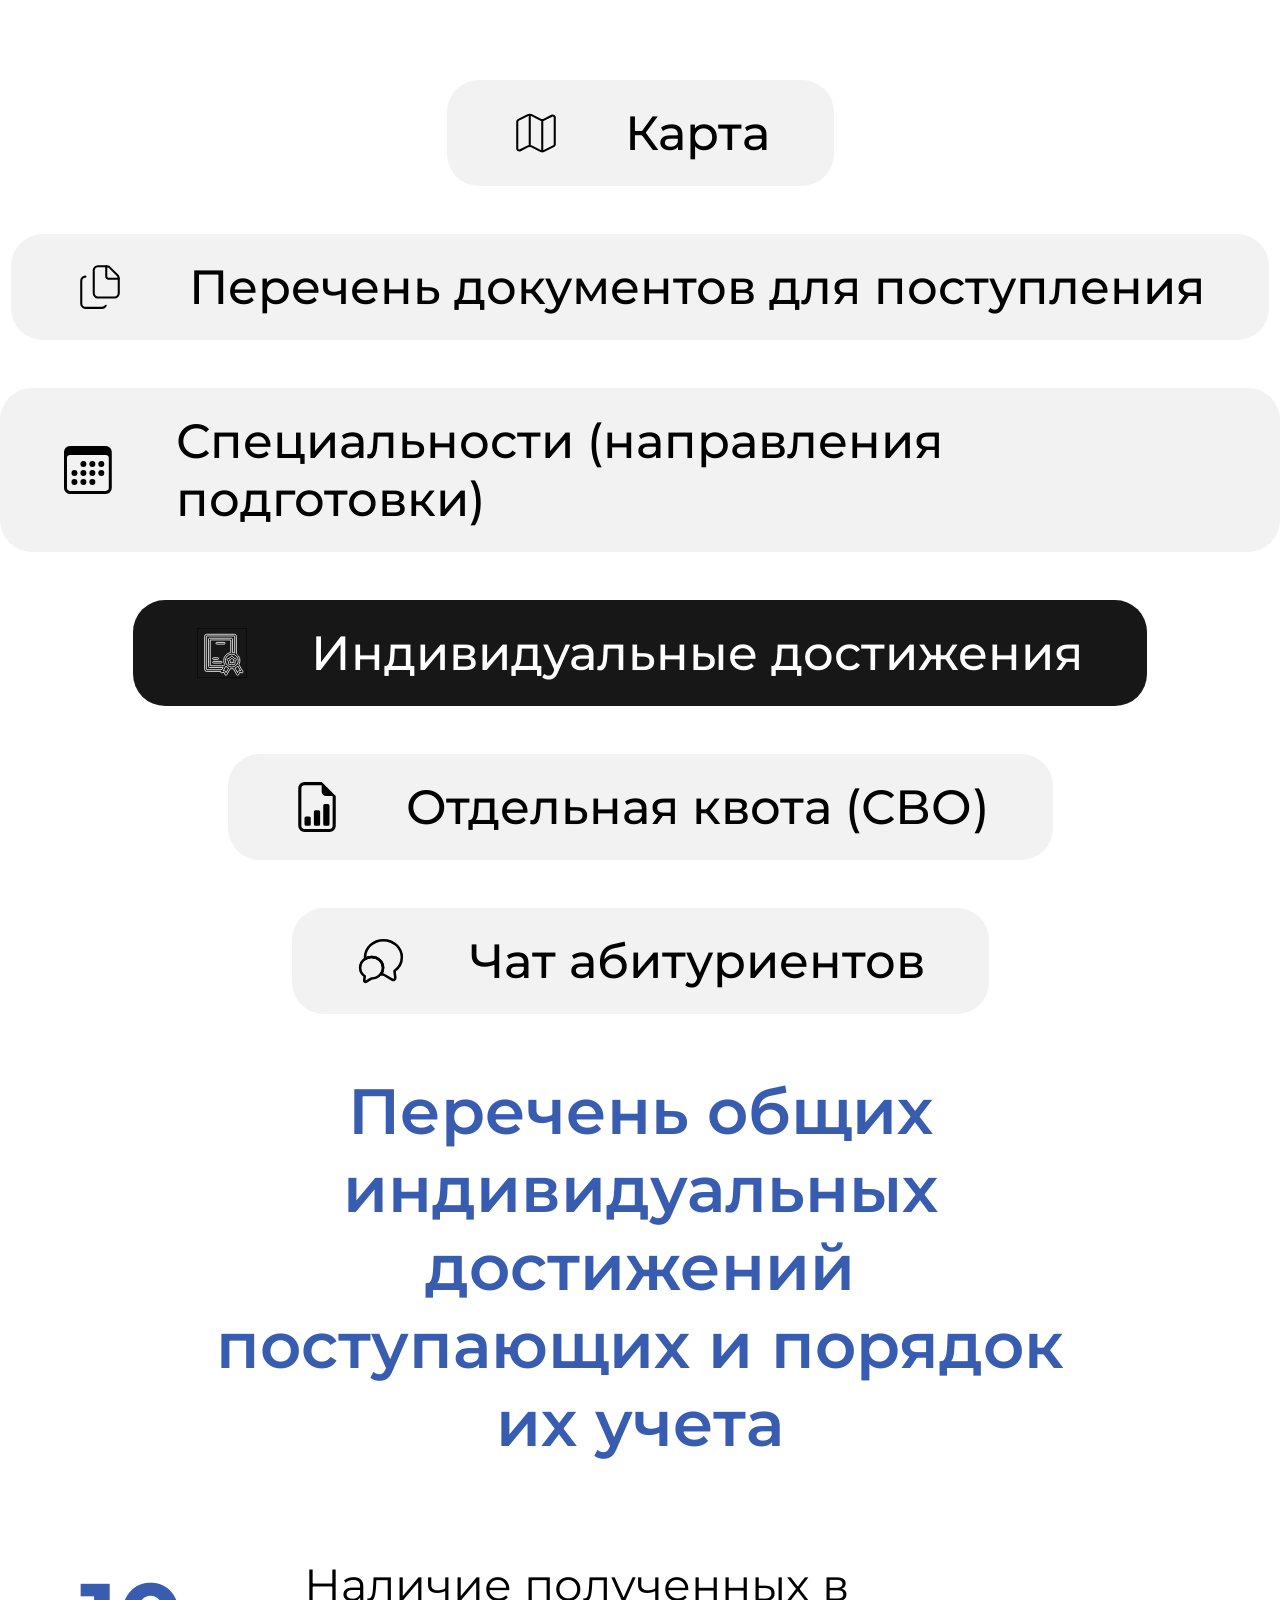
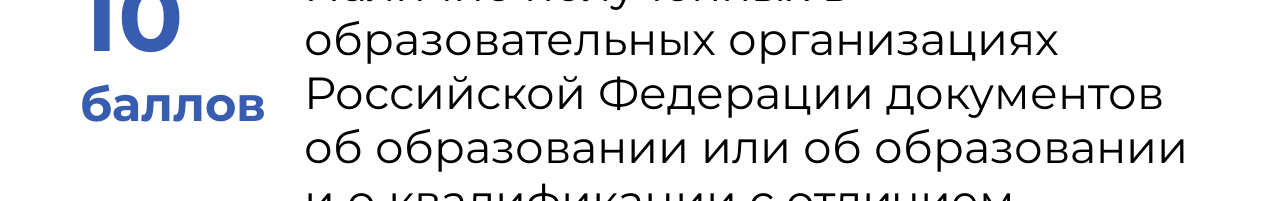
<file: achievements.html>
<!DOCTYPE html>
<html lang="ru">
<head>
    <meta charset="UTF-8">
    <meta name="viewport" content="width=device-width, initial-scale=1, maximum-scale=1, user-scalable=no">
    <title>Интерактивная карта - Индивидуальные достижения</title>
    <link rel="stylesheet" href="assets/css/style.css">
</head>
<body>
    <div class="nav-btns">
        <a href="index.html">
            <svg width="24" height="24" viewBox="0 0 24 24" fill="none" xmlns="http://www.w3.org/2000/svg">
                <path d="M14.106 5.55277C14.3836 5.69149 14.6897 5.7637 15 5.7637C15.3103 5.7637 15.6164 5.69149 15.894 5.55277L19.553 3.72277C19.7056 3.64653 19.8751 3.61058 20.0455 3.61834C20.2159 3.6261 20.3814 3.67731 20.5265 3.7671C20.6715 3.8569 20.7911 3.98229 20.874 4.13135C20.9569 4.28042 21.0003 4.44821 21 4.61877V17.3828C20.9999 17.5684 20.9481 17.7504 20.8505 17.9083C20.7528 18.0662 20.6131 18.1938 20.447 18.2768L15.894 20.5538C15.6164 20.6925 15.3103 20.7647 15 20.7647C14.6897 20.7647 14.3836 20.6925 14.106 20.5538L9.894 18.4478C9.6164 18.3091 9.31033 18.2368 9 18.2368C8.68967 18.2368 8.3836 18.3091 8.106 18.4478L4.447 20.2778C4.29436 20.3541 4.12473 20.39 3.95426 20.3822C3.78379 20.3744 3.61816 20.3231 3.47312 20.2332C3.32808 20.1433 3.20846 20.0177 3.12565 19.8685C3.04284 19.7193 2.99958 19.5514 3 19.3808V6.61777C3.0001 6.43211 3.05189 6.25014 3.14956 6.09225C3.24722 5.93435 3.38692 5.80676 3.553 5.72377L8.106 3.44677C8.3836 3.30805 8.68967 3.23584 9 3.23584C9.31033 3.23584 9.6164 3.30805 9.894 3.44677L14.106 5.55277Z" stroke="black" stroke-linecap="round" stroke-linejoin="round"/>
                <path d="M15 5.76416V20.7642" stroke="black" stroke-linecap="round" stroke-linejoin="round"/>
                <path d="M9 3.23584V18.2358" stroke="black" stroke-linecap="round" stroke-linejoin="round"/>
            </svg>
            Карта
        </a>
        <a href="documents-list.html">
            <svg width="24" height="24" viewBox="0 0 24 24" fill="none" xmlns="http://www.w3.org/2000/svg">
                <path d="M15 2H11C10.4696 2 9.96086 2.21071 9.58579 2.58579C9.21071 2.96086 9 3.46957 9 4V15C9 15.5304 9.21071 16.0391 9.58579 16.4142C9.96086 16.7893 10.4696 17 11 17H19C19.5304 17 20.0391 16.7893 20.4142 16.4142C20.7893 16.0391 21 15.5304 21 15V8" stroke="black" stroke-linecap="round" stroke-linejoin="round"/>
                <path d="M16.706 2.70601C16.4823 2.48153 16.2164 2.30357 15.9236 2.18239C15.6308 2.06122 15.3169 1.99923 15 2.00001V7.00001C15 7.26522 15.1054 7.51958 15.2929 7.70711C15.4804 7.89465 15.7348 8.00001 16 8.00001H21C21.0008 7.68312 20.9388 7.36921 20.8176 7.0764C20.6964 6.78359 20.5185 6.51768 20.294 6.29401L16.706 2.70601Z" stroke="black" stroke-linecap="round" stroke-linejoin="round"/>
                <path d="M5 7C4.46957 7 3.96086 7.21071 3.58579 7.58579C3.21071 7.96086 3 8.46957 3 9V20C3 20.5304 3.21071 21.0391 3.58579 21.4142C3.96086 21.7893 4.46957 22 5 22H13C13.3511 22 13.6959 21.9076 14 21.732C14.304 21.5565 14.5565 21.304 14.732 21" stroke="black" stroke-linecap="round" stroke-linejoin="round"/>
            </svg>
            Перечень документов для поступления
        </a>
        <a href="plan-bak.html">
            <svg xmlns="http://www.w3.org/2000/svg" width="20" height="20" fill="currentColor" class="bi bi-calendar3" viewBox="0 0 16 16">
                <path d="M14 0H2a2 2 0 0 0-2 2v12a2 2 0 0 0 2 2h12a2 2 0 0 0 2-2V2a2 2 0 0 0-2-2M1 3.857C1 3.384 1.448 3 2 3h12c.552 0 1 .384 1 .857v10.286c0 .473-.448.857-1 .857H2c-.552 0-1-.384-1-.857z"/>
                <path d="M6.5 7a1 1 0 1 0 0-2 1 1 0 0 0 0 2m3 0a1 1 0 1 0 0-2 1 1 0 0 0 0 2m3 0a1 1 0 1 0 0-2 1 1 0 0 0 0 2m-9 3a1 1 0 1 0 0-2 1 1 0 0 0 0 2m3 0a1 1 0 1 0 0-2 1 1 0 0 0 0 2m3 0a1 1 0 1 0 0-2 1 1 0 0 0 0 2m3 0a1 1 0 1 0 0-2 1 1 0 0 0 0 2m-9 3a1 1 0 1 0 0-2 1 1 0 0 0 0 2m3 0a1 1 0 1 0 0-2 1 1 0 0 0 0 2m3 0a1 1 0 1 0 0-2 1 1 0 0 0 0 2"/>
            </svg>
            Специальности (направления подготовки)
        </a>
        <a class="active" href="achievements.html">
            <svg width="24" height="24" viewBox="0 0 60 60" xmlns="http://www.w3.org/2000/svg" fill="#000000" stroke="#000000">
                <g id="SVGRepo_bgCarrier" stroke-width="0"/>
                <g id="SVGRepo_tracerCarrier" stroke-linecap="round" stroke-linejoin="round"/>
                <g id="SVGRepo_iconCarrier"> <defs> <style>.cls-1{fill:none;}.cls-2{fill:#000000;}</style> </defs> <title/> <g data-name="Layer 2" id="Layer_2"> <g id="Icons"> <g id="Award"> <rect class="cls-1" height="60" width="60"/> <path class="cls-2" d="M55.05,52.25l-4.81-8.32a9.75,9.75,0,0,0-3-12.91V9.9a2.34,2.34,0,0,0-2.34-2.34H11.52A2.33,2.33,0,0,0,9.19,9.9V49.75a2.33,2.33,0,0,0,2.33,2.33H28.57l-.1.17a1,1,0,0,0,0,1.06,1,1,0,0,0,1,.44l3.11-.4,1.21,2.89a1,1,0,0,0,.86.61h.06a1,1,0,0,0,.87-.5L40,48.71a10.21,10.21,0,0,0,1.77.17,10.43,10.43,0,0,0,1.78-.17L48,56.35a1,1,0,0,0,.87.5h.06a1,1,0,0,0,.86-.61L51,53.35l3.11.4a1,1,0,0,0,1-1.5ZM11.52,50.08a.33.33,0,0,1-.33-.33V9.9a.34.34,0,0,1,.33-.34H44.88a.34.34,0,0,1,.34.34V30a9.52,9.52,0,0,0-2.73-.61V13.29a1,1,0,0,0-1-1H14.91a1,1,0,0,0-1,1V46.35a1,1,0,0,0,1,1H31.3l-1.58,2.73ZM32,39.11a9.74,9.74,0,0,0,1.28,4.82l-.83,1.42H15.91V14.29H40.49V29.44A9.78,9.78,0,0,0,32,39.11Zm2.84,14.5-.72-1.73a1,1,0,0,0-1-.6l-1.86.23,3.36-5.82A9.75,9.75,0,0,0,38,48.12ZM34,39.11a7.76,7.76,0,1,1,7.76,7.77A7.77,7.77,0,0,1,34,39.11ZM50.45,51.28a1,1,0,0,0-1.05.6l-.72,1.73-3.17-5.49A9.75,9.75,0,0,0,49,45.69l3.36,5.82Z"/> <path class="cls-2" d="M46.57,36.87,44.14,36l-1.59-2A1,1,0,0,0,41,34l-1.59,2L37,36.87a1,1,0,0,0-.61.63,1,1,0,0,0,.12.87l1.46,2.14L38,43.1a1,1,0,0,0,.41.78,1,1,0,0,0,.87.15l2.48-.73,2.49.73a.86.86,0,0,0,.28,0,1,1,0,0,0,.58-.19,1,1,0,0,0,.42-.78l.07-2.59,1.46-2.14a1,1,0,0,0,.13-.87A1,1,0,0,0,46.57,36.87Zm-2.78,2.76a1,1,0,0,0-.18.53l0,1.59L42,41.3a1,1,0,0,0-.56,0L40,41.75l-.05-1.59a1,1,0,0,0-.18-.53l-.89-1.32,1.49-.53a1.09,1.09,0,0,0,.46-.33l1-1.26,1,1.26a1.09,1.09,0,0,0,.46.33l1.49.53Z"/> <path class="cls-2" d="M32.71,17.3h-9a1,1,0,0,0,0,2h9a1,1,0,0,0,0-2Z"/> <path class="cls-2" d="M19.79,37.67H24.9a1,1,0,0,0,0-2H19.79a1,1,0,0,0,0,2Z"/> <path class="cls-2" d="M29,40.09H19.79a1,1,0,0,0,0,2H29a1,1,0,0,0,0-2Z"/> </g> </g> </g> </g>
            </svg>
            Индивидуальные достижения
        </a>
        <a href="quota-svo.html">
            <svg xmlns="http://www.w3.org/2000/svg" width="24" height="24" fill="currentColor" class="bi bi-file-earmark-bar-graph" viewBox="0 0 16 16">
                <path d="M10 13.5a.5.5 0 0 0 .5.5h1a.5.5 0 0 0 .5-.5v-6a.5.5 0 0 0-.5-.5h-1a.5.5 0 0 0-.5.5zm-2.5.5a.5.5 0 0 1-.5-.5v-4a.5.5 0 0 1 .5-.5h1a.5.5 0 0 1 .5.5v4a.5.5 0 0 1-.5.5zm-3 0a.5.5 0 0 1-.5-.5v-2a.5.5 0 0 1 .5-.5h1a.5.5 0 0 1 .5.5v2a.5.5 0 0 1-.5.5z"/>
                <path d="M14 14V4.5L9.5 0H4a2 2 0 0 0-2 2v12a2 2 0 0 0 2 2h8a2 2 0 0 0 2-2M9.5 3A1.5 1.5 0 0 0 11 4.5h2V14a1 1 0 0 1-1 1H4a1 1 0 0 1-1-1V2a1 1 0 0 1 1-1h5.5z"/>
            </svg>
            Отдельная квота (СВО)
        </a>
        <a href="chat.html">
            <svg width="24" height="24" viewBox="0 0 59 59" fill="none" xmlns="http://www.w3.org/2000/svg">
                <path d="M46.3649 49.1419C46.6108 51.1823 44.4229 52.6081 42.6774 51.551L32.377 45.4298C31.2462 45.4298 30.14 45.3561 29.0583 45.2086C30.8775 43.0699 31.9591 40.3656 31.9591 37.4402C31.9591 30.4585 25.9116 24.8045 18.4383 24.8045C15.5866 24.8045 12.9562 25.6157 10.7683 27.0415C10.6945 26.4269 10.6699 25.8123 10.6699 25.1731C10.6699 13.9877 20.3803 4.9165 32.377 4.9165C44.3737 4.9165 54.0841 13.9877 54.0841 25.1731C54.0841 31.8106 50.667 37.6861 45.4062 41.3736L46.3649 49.1419Z" stroke="black" stroke-width="3" stroke-linecap="round" stroke-linejoin="round"/>
                <path d="M29.0569 45.2088C26.6231 48.1588 22.7635 50.0517 18.4368 50.0517L12.0206 53.8621C10.9389 54.5258 9.56226 53.6163 9.70976 52.3625L10.3243 47.5197C7.03017 45.2334 4.91602 41.5704 4.91602 37.4404C4.91602 33.1137 7.22686 29.3034 10.7669 27.0417C12.9548 25.6159 15.5852 24.8047 18.4368 24.8047C25.9102 24.8047 31.9577 30.4587 31.9577 37.4404C31.9577 40.3658 30.876 43.0701 29.0569 45.2088Z" stroke="black" stroke-width="3" stroke-linecap="round" stroke-linejoin="round"/>
            </svg>
            Чат абитуриентов
        </a>
    </div>

    <div class="achievements-content">
        <div class="achievements-header">
            <h3>Перечень общих индивидуальных достижений поступающих и порядок их учета</h3>
        </div>
        <div>
            <div class="achievements-grid">
                <div class="achievements-info">
                    <h5>10</h5>
                    <span>баллов</span>
                </div>
                <div class="achievements-info">
                    Наличие полученных в образовательных организациях Российской Федерации документов об образовании или об образовании и о квалификации с отличием (аттестата о среднем общем образовании с отличием, аттестата о среднем (полном) общем образовании с отличием, аттестата о среднем(полном) общем образовании для награжденных золотой (серебряной) медалью, диплома о среднем профессиональном образовании с отличием, диплома о начальном профессиональном образовании с отличием, диплома о начальном профессиональном образовании для награжденных золотой(серебряной) медалью)
                </div>
            </div>
            <div class="achievements-grid">
                <div class="achievements-info">
                    <h5>5</h5>
                    <span>баллов</span>
                </div>
                <div class="achievements-info">
                    Победители и призеры в олимпиадах школьников в текущем году, проводимых в установленном порядке (если результаты не используются для получения особых прав и (или) особого преимущества при поступлении), а также победители и призеры иных интеллектуальных и (или) творческих конкурсов, физкультурных и спортивных мероприятий из перечня Минпросвещения России
                </div>
            </div>
            <div class="achievements-grid">
                <div class="achievements-info">
                    <h5>10</h5>
                    <span>баллов</span>
                </div>
                <div class="achievements-info">
                    Прохождение военной службы по призыву, военной службы по контракту, военной службы по мобилизации в Вооруженных Силах Российской Федерации, пребывание в добровольческих формированиях в ходе специальной военной операции на территориях Украины, ДНР, ЛНР, Запорожской области и Херсонской области
                </div>
            </div>
            <div class="achievements-grid">
                <div class="achievements-info">
                    <h5>3</h5>
                    <span>баллов</span>
                </div>
                <div class="achievements-info">
                    Наличие золотого, серебряного или бронзового знака отличия Всероссийского физкультурно-спортивного комплекса «Готов к труду и обороне» (ГТО), которым поступающий награжден в соответствии с установленным Порядком. Начисление осуществляется однократно
                </div>
            </div>
            <div class="achievements-grid">
                <div class="achievements-info">
                    <h5>5</h5>
                    <span>баллов</span>
                </div>
                <div class="achievements-info">
                    Наличие статуса победителя (призера) национального и (или) международного чемпионата по профессиональному мастерству среди инвалидов и лиц с ограниченными возможностями здоровья «Абилимпикс»
                </div>
            </div>
            <div class="achievements-grid">
                <div class="achievements-info">
                    <h5>1-4</h5>
                    <span>баллов</span>
                </div>
                <div class="achievements-info">
                    Осуществление волонтерской (добровольческой) деятельности (если с даты завершения прошло не более четырех лет) при условии, что продолжительность деятельности составляет не менее 100 часов
                </div>
            </div>
            <div class="achievements-grid">
                <div class="achievements-info">
                    <h5>2-4</h5>
                    <span>баллов</span>
                </div>
                <div class="achievements-info">
                    Деятельность в рамках работы в составе Советов участников-обучающихся Общероссийского общественно-государственного движения детей и молодежи «Движение первых» (Совет Первых)
                </div>
            </div>
            <div class="achievements-grid">
                <div class="achievements-info">
                    <span>вариативно</span>
                </div>
                <div class="achievements-info">
                    Обладатели спортивных достижений согласно перечню:<br>
                    <ul class="achievements-list">
                        <li>мастер спорта международного класса <span>(10 б.)</span></li>
                        <li>мастер спорта <span>(8 б.)</span></li>
                        <li>кандидат в мастера спорта <span>(6 б.)</span></li>
                        <li>I разряд <span>(4 б.)</span></li>
                        <li>II разряд <span>(2 б.)</span></li>
                        <li>III разряд <span>(1 б.)</span></li>
                    </ul>
                </div>
            </div>
        </div>
        <div class="achievements-grid">
        </div>
    </div>
    
    <script src="assets/js/main-script.js"></script>
</body>
</html>
</file>
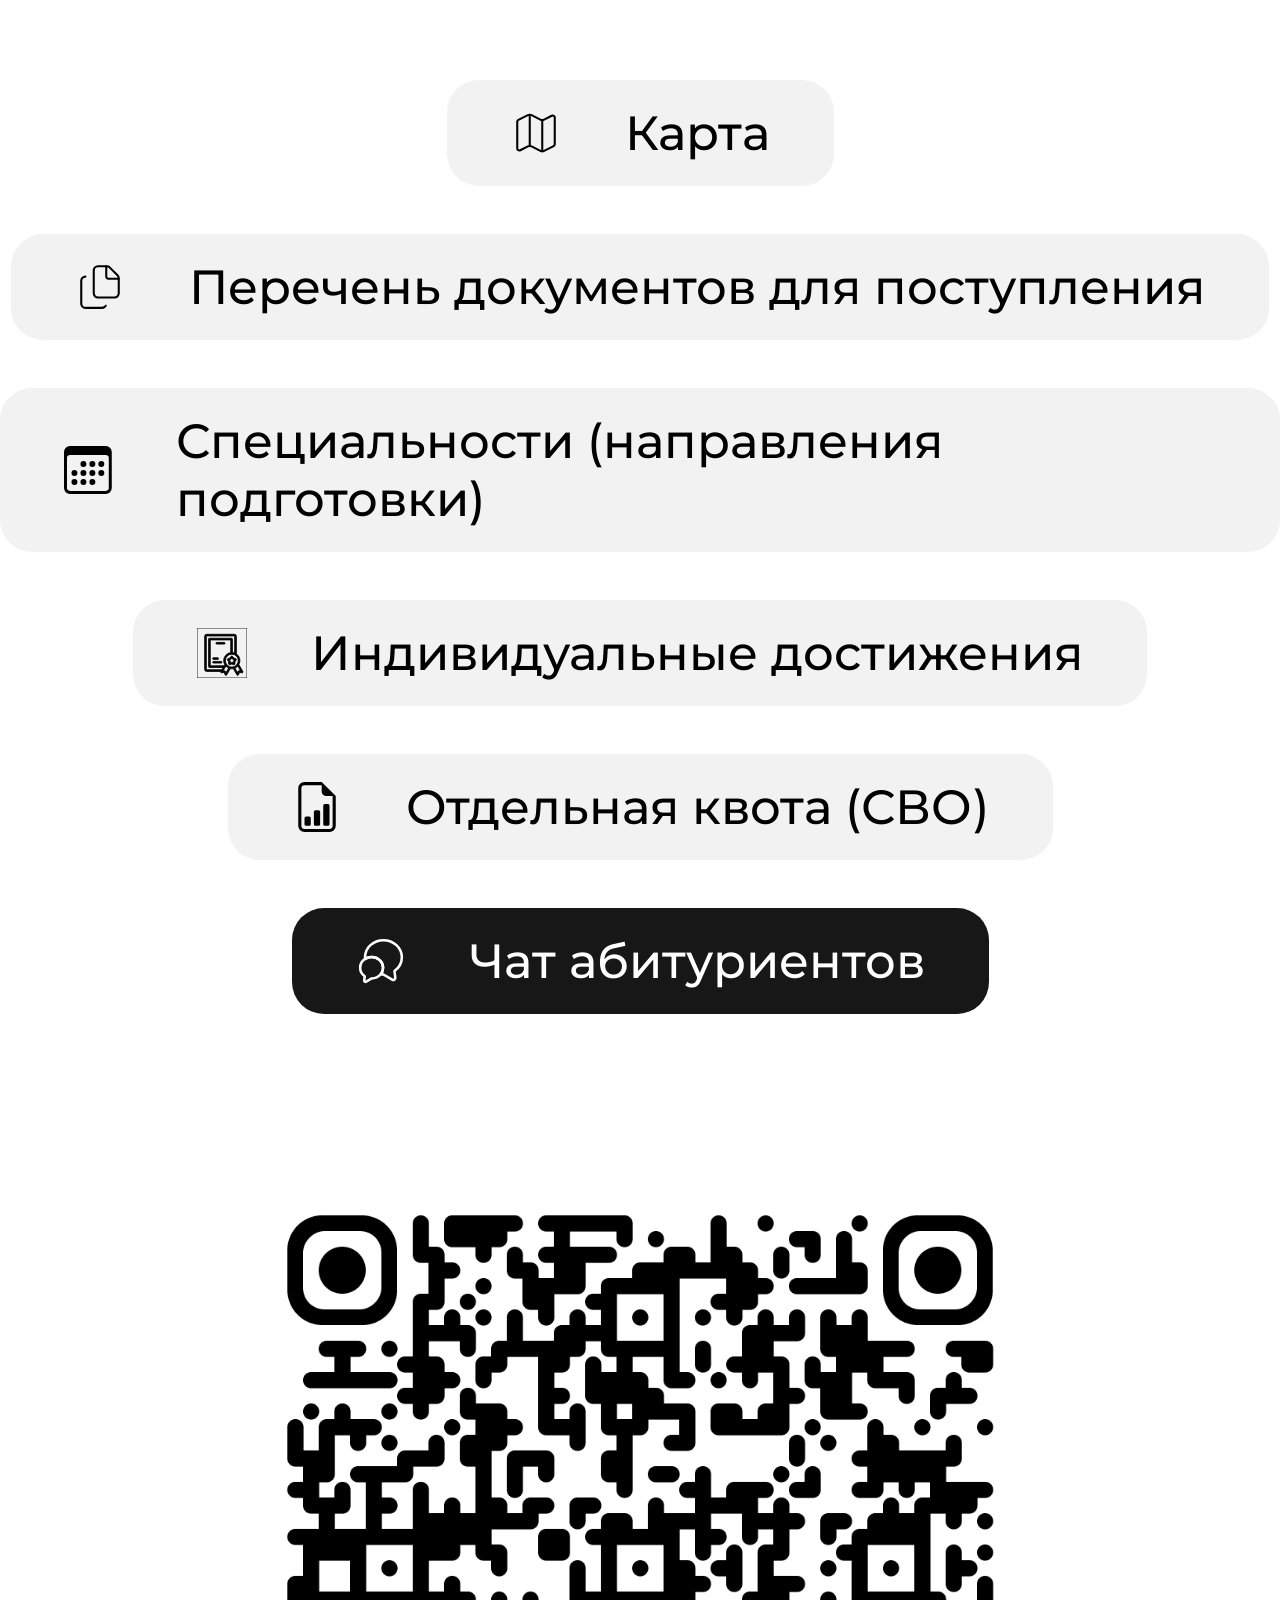
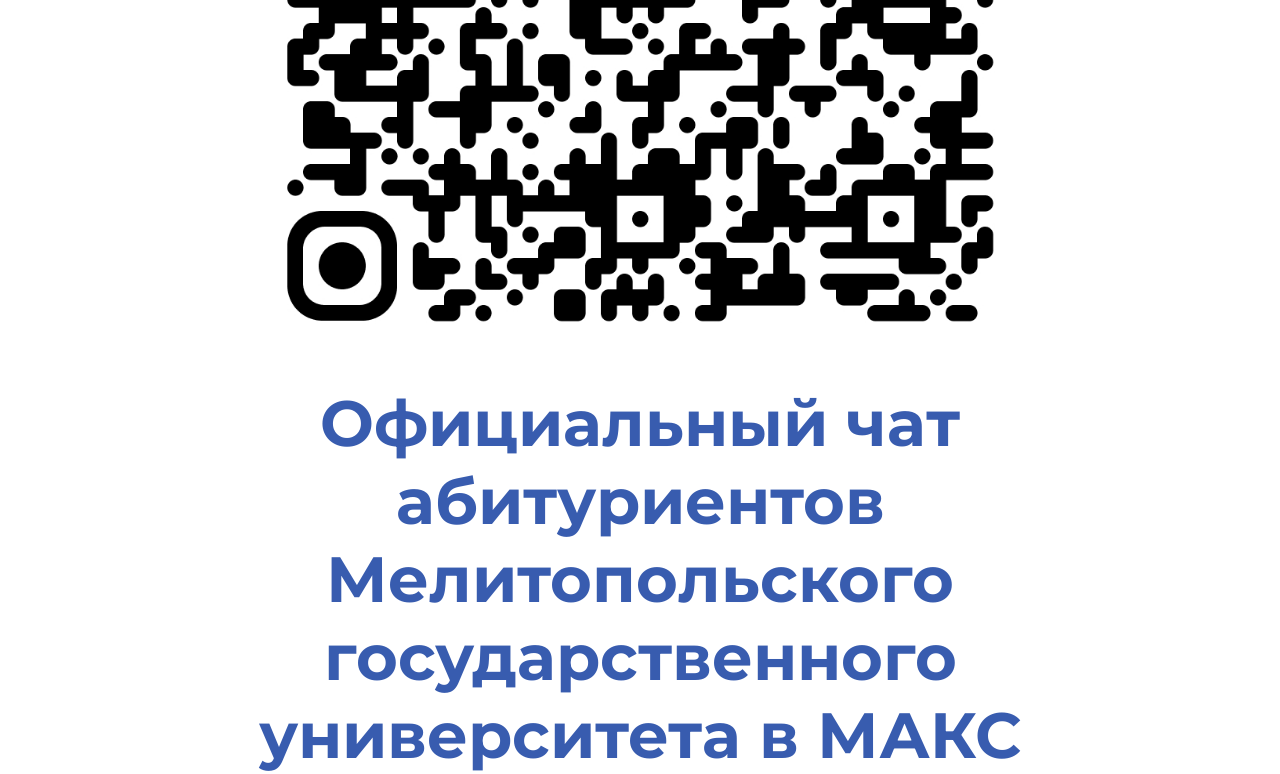
<file: chat.html>
<!DOCTYPE html>
<html lang="ru">
<head>
    <meta charset="UTF-8">
    <meta name="viewport" content="width=device-width, initial-scale=1, maximum-scale=1, user-scalable=no">
    <title>Интерактивная карта - Чат абитуриентов</title>
    <link rel="stylesheet" href="assets/css/style.css">
</head>
<body>
    <div class="nav-btns">
        <a href="index.html">
            <svg width="24" height="24" viewBox="0 0 24 24" fill="none" xmlns="http://www.w3.org/2000/svg">
                <path d="M14.106 5.55277C14.3836 5.69149 14.6897 5.7637 15 5.7637C15.3103 5.7637 15.6164 5.69149 15.894 5.55277L19.553 3.72277C19.7056 3.64653 19.8751 3.61058 20.0455 3.61834C20.2159 3.6261 20.3814 3.67731 20.5265 3.7671C20.6715 3.8569 20.7911 3.98229 20.874 4.13135C20.9569 4.28042 21.0003 4.44821 21 4.61877V17.3828C20.9999 17.5684 20.9481 17.7504 20.8505 17.9083C20.7528 18.0662 20.6131 18.1938 20.447 18.2768L15.894 20.5538C15.6164 20.6925 15.3103 20.7647 15 20.7647C14.6897 20.7647 14.3836 20.6925 14.106 20.5538L9.894 18.4478C9.6164 18.3091 9.31033 18.2368 9 18.2368C8.68967 18.2368 8.3836 18.3091 8.106 18.4478L4.447 20.2778C4.29436 20.3541 4.12473 20.39 3.95426 20.3822C3.78379 20.3744 3.61816 20.3231 3.47312 20.2332C3.32808 20.1433 3.20846 20.0177 3.12565 19.8685C3.04284 19.7193 2.99958 19.5514 3 19.3808V6.61777C3.0001 6.43211 3.05189 6.25014 3.14956 6.09225C3.24722 5.93435 3.38692 5.80676 3.553 5.72377L8.106 3.44677C8.3836 3.30805 8.68967 3.23584 9 3.23584C9.31033 3.23584 9.6164 3.30805 9.894 3.44677L14.106 5.55277Z" stroke="black" stroke-linecap="round" stroke-linejoin="round"/>
                <path d="M15 5.76416V20.7642" stroke="black" stroke-linecap="round" stroke-linejoin="round"/>
                <path d="M9 3.23584V18.2358" stroke="black" stroke-linecap="round" stroke-linejoin="round"/>
            </svg>
            Карта
        </a>
        <a href="documents-list.html">
            <svg width="24" height="24" viewBox="0 0 24 24" fill="none" xmlns="http://www.w3.org/2000/svg">
                <path d="M15 2H11C10.4696 2 9.96086 2.21071 9.58579 2.58579C9.21071 2.96086 9 3.46957 9 4V15C9 15.5304 9.21071 16.0391 9.58579 16.4142C9.96086 16.7893 10.4696 17 11 17H19C19.5304 17 20.0391 16.7893 20.4142 16.4142C20.7893 16.0391 21 15.5304 21 15V8" stroke="black" stroke-linecap="round" stroke-linejoin="round"/>
                <path d="M16.706 2.70601C16.4823 2.48153 16.2164 2.30357 15.9236 2.18239C15.6308 2.06122 15.3169 1.99923 15 2.00001V7.00001C15 7.26522 15.1054 7.51958 15.2929 7.70711C15.4804 7.89465 15.7348 8.00001 16 8.00001H21C21.0008 7.68312 20.9388 7.36921 20.8176 7.0764C20.6964 6.78359 20.5185 6.51768 20.294 6.29401L16.706 2.70601Z" stroke="black" stroke-linecap="round" stroke-linejoin="round"/>
                <path d="M5 7C4.46957 7 3.96086 7.21071 3.58579 7.58579C3.21071 7.96086 3 8.46957 3 9V20C3 20.5304 3.21071 21.0391 3.58579 21.4142C3.96086 21.7893 4.46957 22 5 22H13C13.3511 22 13.6959 21.9076 14 21.732C14.304 21.5565 14.5565 21.304 14.732 21" stroke="black" stroke-linecap="round" stroke-linejoin="round"/>
            </svg>
            Перечень документов для поступления
        </a>
        <a href="plan-bak.html">
            <svg xmlns="http://www.w3.org/2000/svg" width="20" height="20" fill="currentColor" class="bi bi-calendar3" viewBox="0 0 16 16">
                <path d="M14 0H2a2 2 0 0 0-2 2v12a2 2 0 0 0 2 2h12a2 2 0 0 0 2-2V2a2 2 0 0 0-2-2M1 3.857C1 3.384 1.448 3 2 3h12c.552 0 1 .384 1 .857v10.286c0 .473-.448.857-1 .857H2c-.552 0-1-.384-1-.857z"/>
                <path d="M6.5 7a1 1 0 1 0 0-2 1 1 0 0 0 0 2m3 0a1 1 0 1 0 0-2 1 1 0 0 0 0 2m3 0a1 1 0 1 0 0-2 1 1 0 0 0 0 2m-9 3a1 1 0 1 0 0-2 1 1 0 0 0 0 2m3 0a1 1 0 1 0 0-2 1 1 0 0 0 0 2m3 0a1 1 0 1 0 0-2 1 1 0 0 0 0 2m3 0a1 1 0 1 0 0-2 1 1 0 0 0 0 2m-9 3a1 1 0 1 0 0-2 1 1 0 0 0 0 2m3 0a1 1 0 1 0 0-2 1 1 0 0 0 0 2m3 0a1 1 0 1 0 0-2 1 1 0 0 0 0 2"/>
            </svg>
            Специальности (направления подготовки)
        </a>
        <a href="achievements.html">
            <svg width="24" height="24" viewBox="0 0 60 60" xmlns="http://www.w3.org/2000/svg" fill="#000000" stroke="#000000">
                <g id="SVGRepo_bgCarrier" stroke-width="0"/>
                <g id="SVGRepo_tracerCarrier" stroke-linecap="round" stroke-linejoin="round"/>
                <g id="SVGRepo_iconCarrier"> <defs> <style>.cls-1{fill:none;}.cls-2{fill:#000000;}</style> </defs> <title/> <g data-name="Layer 2" id="Layer_2"> <g id="Icons"> <g id="Award"> <rect class="cls-1" height="60" width="60"/> <path class="cls-2" d="M55.05,52.25l-4.81-8.32a9.75,9.75,0,0,0-3-12.91V9.9a2.34,2.34,0,0,0-2.34-2.34H11.52A2.33,2.33,0,0,0,9.19,9.9V49.75a2.33,2.33,0,0,0,2.33,2.33H28.57l-.1.17a1,1,0,0,0,0,1.06,1,1,0,0,0,1,.44l3.11-.4,1.21,2.89a1,1,0,0,0,.86.61h.06a1,1,0,0,0,.87-.5L40,48.71a10.21,10.21,0,0,0,1.77.17,10.43,10.43,0,0,0,1.78-.17L48,56.35a1,1,0,0,0,.87.5h.06a1,1,0,0,0,.86-.61L51,53.35l3.11.4a1,1,0,0,0,1-1.5ZM11.52,50.08a.33.33,0,0,1-.33-.33V9.9a.34.34,0,0,1,.33-.34H44.88a.34.34,0,0,1,.34.34V30a9.52,9.52,0,0,0-2.73-.61V13.29a1,1,0,0,0-1-1H14.91a1,1,0,0,0-1,1V46.35a1,1,0,0,0,1,1H31.3l-1.58,2.73ZM32,39.11a9.74,9.74,0,0,0,1.28,4.82l-.83,1.42H15.91V14.29H40.49V29.44A9.78,9.78,0,0,0,32,39.11Zm2.84,14.5-.72-1.73a1,1,0,0,0-1-.6l-1.86.23,3.36-5.82A9.75,9.75,0,0,0,38,48.12ZM34,39.11a7.76,7.76,0,1,1,7.76,7.77A7.77,7.77,0,0,1,34,39.11ZM50.45,51.28a1,1,0,0,0-1.05.6l-.72,1.73-3.17-5.49A9.75,9.75,0,0,0,49,45.69l3.36,5.82Z"/> <path class="cls-2" d="M46.57,36.87,44.14,36l-1.59-2A1,1,0,0,0,41,34l-1.59,2L37,36.87a1,1,0,0,0-.61.63,1,1,0,0,0,.12.87l1.46,2.14L38,43.1a1,1,0,0,0,.41.78,1,1,0,0,0,.87.15l2.48-.73,2.49.73a.86.86,0,0,0,.28,0,1,1,0,0,0,.58-.19,1,1,0,0,0,.42-.78l.07-2.59,1.46-2.14a1,1,0,0,0,.13-.87A1,1,0,0,0,46.57,36.87Zm-2.78,2.76a1,1,0,0,0-.18.53l0,1.59L42,41.3a1,1,0,0,0-.56,0L40,41.75l-.05-1.59a1,1,0,0,0-.18-.53l-.89-1.32,1.49-.53a1.09,1.09,0,0,0,.46-.33l1-1.26,1,1.26a1.09,1.09,0,0,0,.46.33l1.49.53Z"/> <path class="cls-2" d="M32.71,17.3h-9a1,1,0,0,0,0,2h9a1,1,0,0,0,0-2Z"/> <path class="cls-2" d="M19.79,37.67H24.9a1,1,0,0,0,0-2H19.79a1,1,0,0,0,0,2Z"/> <path class="cls-2" d="M29,40.09H19.79a1,1,0,0,0,0,2H29a1,1,0,0,0,0-2Z"/> </g> </g> </g> </g>
            </svg>
            Индивидуальные достижения
        </a>
        <a href="quota-svo.html">
            <svg xmlns="http://www.w3.org/2000/svg" width="24" height="24" fill="currentColor" class="bi bi-file-earmark-bar-graph" viewBox="0 0 16 16">
                <path d="M10 13.5a.5.5 0 0 0 .5.5h1a.5.5 0 0 0 .5-.5v-6a.5.5 0 0 0-.5-.5h-1a.5.5 0 0 0-.5.5zm-2.5.5a.5.5 0 0 1-.5-.5v-4a.5.5 0 0 1 .5-.5h1a.5.5 0 0 1 .5.5v4a.5.5 0 0 1-.5.5zm-3 0a.5.5 0 0 1-.5-.5v-2a.5.5 0 0 1 .5-.5h1a.5.5 0 0 1 .5.5v2a.5.5 0 0 1-.5.5z"/>
                <path d="M14 14V4.5L9.5 0H4a2 2 0 0 0-2 2v12a2 2 0 0 0 2 2h8a2 2 0 0 0 2-2M9.5 3A1.5 1.5 0 0 0 11 4.5h2V14a1 1 0 0 1-1 1H4a1 1 0 0 1-1-1V2a1 1 0 0 1 1-1h5.5z"/>
            </svg>
            Отдельная квота (СВО)
        </a>
        <a class="active" href="chat.html">
            <svg width="24" height="24" viewBox="0 0 59 59" fill="none" xmlns="http://www.w3.org/2000/svg">
                <path d="M46.3649 49.1419C46.6108 51.1823 44.4229 52.6081 42.6774 51.551L32.377 45.4298C31.2462 45.4298 30.14 45.3561 29.0583 45.2086C30.8775 43.0699 31.9591 40.3656 31.9591 37.4402C31.9591 30.4585 25.9116 24.8045 18.4383 24.8045C15.5866 24.8045 12.9562 25.6157 10.7683 27.0415C10.6945 26.4269 10.6699 25.8123 10.6699 25.1731C10.6699 13.9877 20.3803 4.9165 32.377 4.9165C44.3737 4.9165 54.0841 13.9877 54.0841 25.1731C54.0841 31.8106 50.667 37.6861 45.4062 41.3736L46.3649 49.1419Z" stroke="black" stroke-width="3" stroke-linecap="round" stroke-linejoin="round"/>
                <path d="M29.0569 45.2088C26.6231 48.1588 22.7635 50.0517 18.4368 50.0517L12.0206 53.8621C10.9389 54.5258 9.56226 53.6163 9.70976 52.3625L10.3243 47.5197C7.03017 45.2334 4.91602 41.5704 4.91602 37.4404C4.91602 33.1137 7.22686 29.3034 10.7669 27.0417C12.9548 25.6159 15.5852 24.8047 18.4368 24.8047C25.9102 24.8047 31.9577 30.4587 31.9577 37.4404C31.9577 40.3658 30.876 43.0701 29.0569 45.2088Z" stroke="black" stroke-width="3" stroke-linecap="round" stroke-linejoin="round"/>
            </svg>
            Чат абитуриентов
        </a>
    </div>

    <div class="chat-content">
        <div class="chat-box">
            <img src="assets/img/max.jpg" alt="">
            <div class="chat-title-box">
                <h3>Официальный чат абитуриентов Мелитопольского государственного университета в МАКС</h3>
            </div>
        </div>
    </div>
    
    <script src="assets/js/main-script.js"></script>
</body>
</html>
</file>
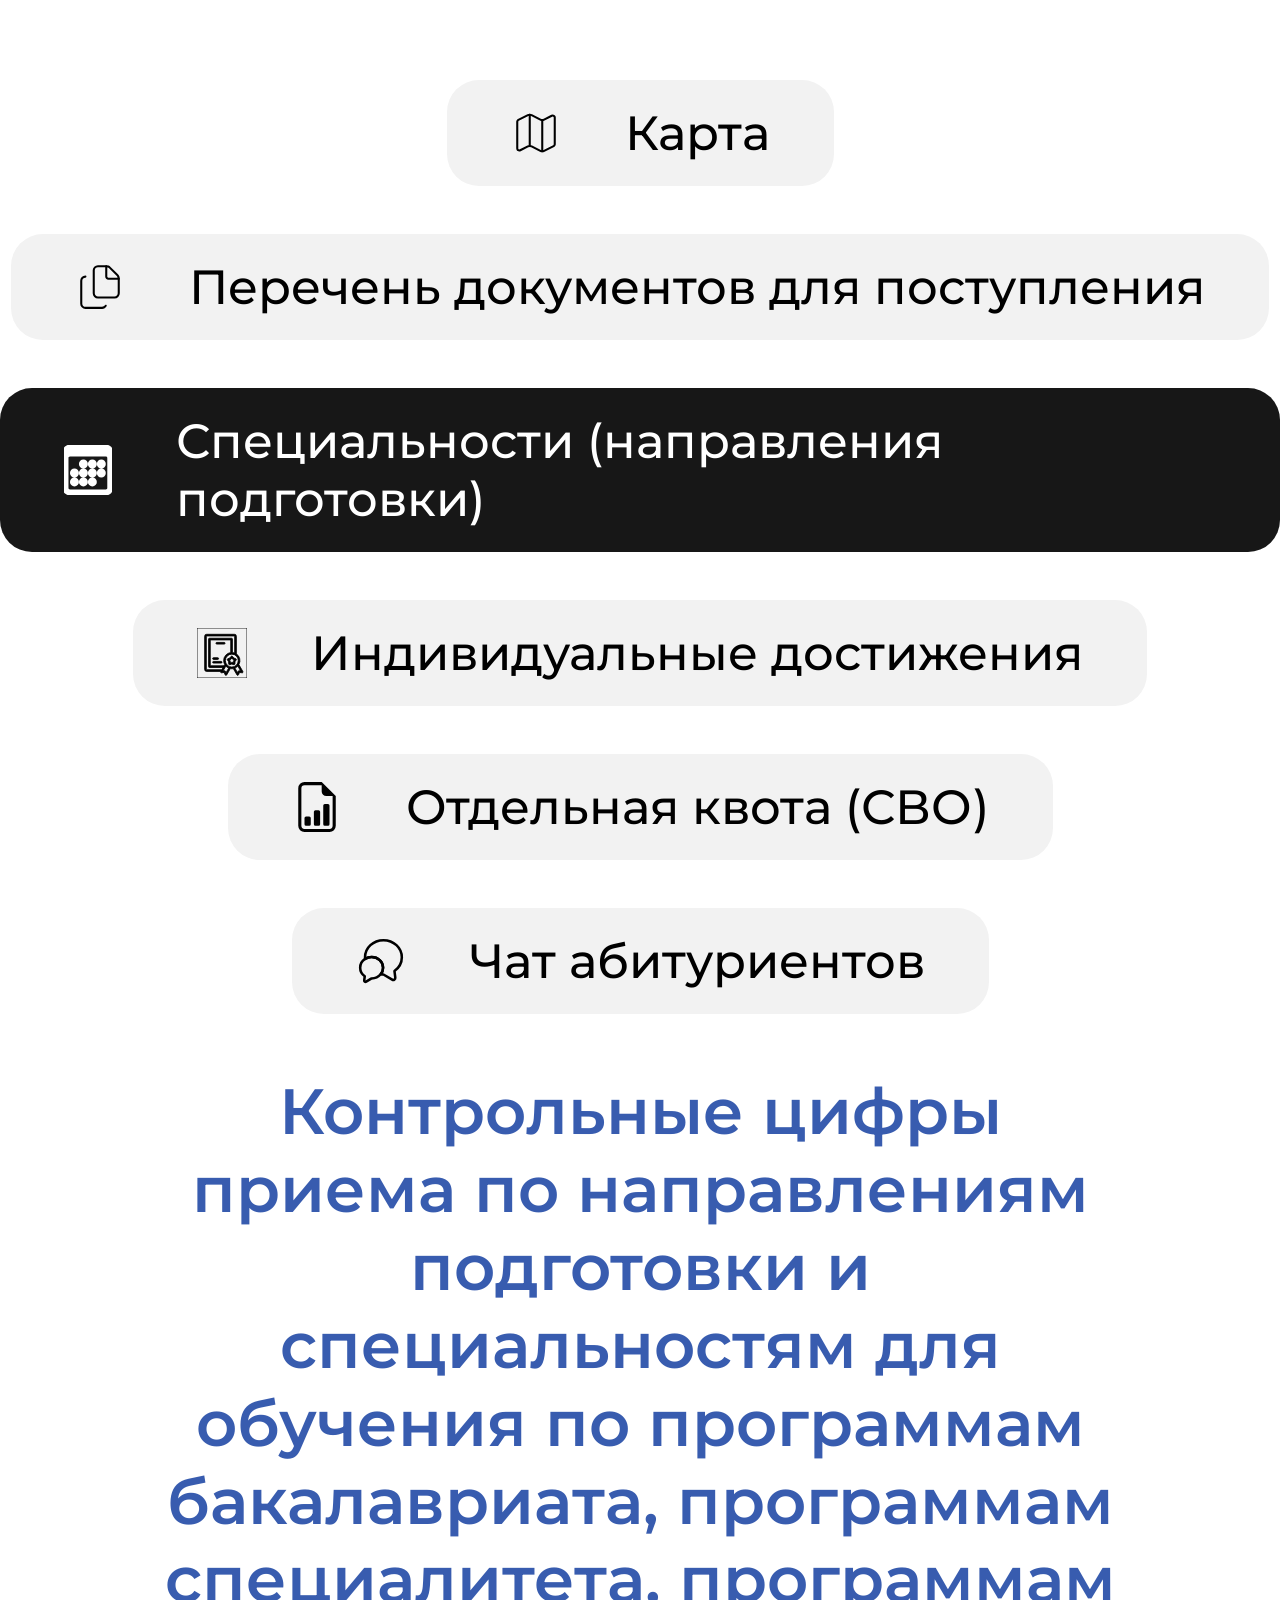
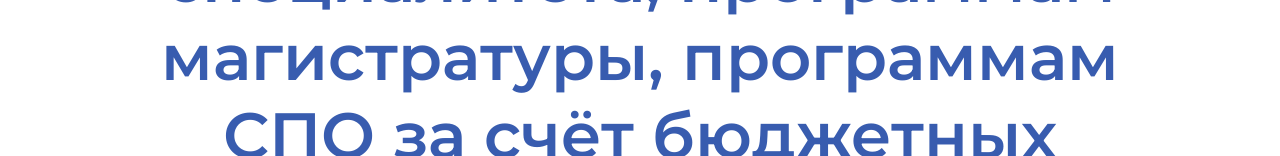
<file: plan-bak.html>
<!DOCTYPE html>
<html lang="ru">
<head>
    <meta charset="UTF-8">
    <meta name="viewport" content="width=device-width, initial-scale=1, maximum-scale=1, user-scalable=no">
    <title>Интерактивная карта - Специальности (направления подготовки)</title>
    <link rel="stylesheet" href="assets/css/style.css">
</head>
<body>
    <div class="nav-btns">
        <a href="index.html">
            <svg width="24" height="24" viewBox="0 0 24 24" fill="none" xmlns="http://www.w3.org/2000/svg">
                <path d="M14.106 5.55277C14.3836 5.69149 14.6897 5.7637 15 5.7637C15.3103 5.7637 15.6164 5.69149 15.894 5.55277L19.553 3.72277C19.7056 3.64653 19.8751 3.61058 20.0455 3.61834C20.2159 3.6261 20.3814 3.67731 20.5265 3.7671C20.6715 3.8569 20.7911 3.98229 20.874 4.13135C20.9569 4.28042 21.0003 4.44821 21 4.61877V17.3828C20.9999 17.5684 20.9481 17.7504 20.8505 17.9083C20.7528 18.0662 20.6131 18.1938 20.447 18.2768L15.894 20.5538C15.6164 20.6925 15.3103 20.7647 15 20.7647C14.6897 20.7647 14.3836 20.6925 14.106 20.5538L9.894 18.4478C9.6164 18.3091 9.31033 18.2368 9 18.2368C8.68967 18.2368 8.3836 18.3091 8.106 18.4478L4.447 20.2778C4.29436 20.3541 4.12473 20.39 3.95426 20.3822C3.78379 20.3744 3.61816 20.3231 3.47312 20.2332C3.32808 20.1433 3.20846 20.0177 3.12565 19.8685C3.04284 19.7193 2.99958 19.5514 3 19.3808V6.61777C3.0001 6.43211 3.05189 6.25014 3.14956 6.09225C3.24722 5.93435 3.38692 5.80676 3.553 5.72377L8.106 3.44677C8.3836 3.30805 8.68967 3.23584 9 3.23584C9.31033 3.23584 9.6164 3.30805 9.894 3.44677L14.106 5.55277Z" stroke="black" stroke-linecap="round" stroke-linejoin="round"/>
                <path d="M15 5.76416V20.7642" stroke="black" stroke-linecap="round" stroke-linejoin="round"/>
                <path d="M9 3.23584V18.2358" stroke="black" stroke-linecap="round" stroke-linejoin="round"/>
            </svg>
            Карта
        </a>
        <a href="documents-list.html">
            <svg width="24" height="24" viewBox="0 0 24 24" fill="none" xmlns="http://www.w3.org/2000/svg">
                <path d="M15 2H11C10.4696 2 9.96086 2.21071 9.58579 2.58579C9.21071 2.96086 9 3.46957 9 4V15C9 15.5304 9.21071 16.0391 9.58579 16.4142C9.96086 16.7893 10.4696 17 11 17H19C19.5304 17 20.0391 16.7893 20.4142 16.4142C20.7893 16.0391 21 15.5304 21 15V8" stroke="black" stroke-linecap="round" stroke-linejoin="round"/>
                <path d="M16.706 2.70601C16.4823 2.48153 16.2164 2.30357 15.9236 2.18239C15.6308 2.06122 15.3169 1.99923 15 2.00001V7.00001C15 7.26522 15.1054 7.51958 15.2929 7.70711C15.4804 7.89465 15.7348 8.00001 16 8.00001H21C21.0008 7.68312 20.9388 7.36921 20.8176 7.0764C20.6964 6.78359 20.5185 6.51768 20.294 6.29401L16.706 2.70601Z" stroke="black" stroke-linecap="round" stroke-linejoin="round"/>
                <path d="M5 7C4.46957 7 3.96086 7.21071 3.58579 7.58579C3.21071 7.96086 3 8.46957 3 9V20C3 20.5304 3.21071 21.0391 3.58579 21.4142C3.96086 21.7893 4.46957 22 5 22H13C13.3511 22 13.6959 21.9076 14 21.732C14.304 21.5565 14.5565 21.304 14.732 21" stroke="black" stroke-linecap="round" stroke-linejoin="round"/>
            </svg>
            Перечень документов для поступления
        </a>
        <a class="active" href="plan-bak.html">
            <svg xmlns="http://www.w3.org/2000/svg" width="20" height="20" fill="currentColor" class="bi bi-calendar3" viewBox="0 0 16 16">
                <path d="M14 0H2a2 2 0 0 0-2 2v12a2 2 0 0 0 2 2h12a2 2 0 0 0 2-2V2a2 2 0 0 0-2-2M1 3.857C1 3.384 1.448 3 2 3h12c.552 0 1 .384 1 .857v10.286c0 .473-.448.857-1 .857H2c-.552 0-1-.384-1-.857z"/>
                <path d="M6.5 7a1 1 0 1 0 0-2 1 1 0 0 0 0 2m3 0a1 1 0 1 0 0-2 1 1 0 0 0 0 2m3 0a1 1 0 1 0 0-2 1 1 0 0 0 0 2m-9 3a1 1 0 1 0 0-2 1 1 0 0 0 0 2m3 0a1 1 0 1 0 0-2 1 1 0 0 0 0 2m3 0a1 1 0 1 0 0-2 1 1 0 0 0 0 2m3 0a1 1 0 1 0 0-2 1 1 0 0 0 0 2m-9 3a1 1 0 1 0 0-2 1 1 0 0 0 0 2m3 0a1 1 0 1 0 0-2 1 1 0 0 0 0 2m3 0a1 1 0 1 0 0-2 1 1 0 0 0 0 2"/>
            </svg>
            Специальности (направления подготовки)
        </a>
        <a href="achievements.html">
            <svg width="24" height="24" viewBox="0 0 60 60" xmlns="http://www.w3.org/2000/svg" fill="#000000" stroke="#000000">
                <g id="SVGRepo_bgCarrier" stroke-width="0"/>
                <g id="SVGRepo_tracerCarrier" stroke-linecap="round" stroke-linejoin="round"/>
                <g id="SVGRepo_iconCarrier"> <defs> <style>.cls-1{fill:none;}.cls-2{fill:#000000;}</style> </defs> <title/> <g data-name="Layer 2" id="Layer_2"> <g id="Icons"> <g id="Award"> <rect class="cls-1" height="60" width="60"/> <path class="cls-2" d="M55.05,52.25l-4.81-8.32a9.75,9.75,0,0,0-3-12.91V9.9a2.34,2.34,0,0,0-2.34-2.34H11.52A2.33,2.33,0,0,0,9.19,9.9V49.75a2.33,2.33,0,0,0,2.33,2.33H28.57l-.1.17a1,1,0,0,0,0,1.06,1,1,0,0,0,1,.44l3.11-.4,1.21,2.89a1,1,0,0,0,.86.61h.06a1,1,0,0,0,.87-.5L40,48.71a10.21,10.21,0,0,0,1.77.17,10.43,10.43,0,0,0,1.78-.17L48,56.35a1,1,0,0,0,.87.5h.06a1,1,0,0,0,.86-.61L51,53.35l3.11.4a1,1,0,0,0,1-1.5ZM11.52,50.08a.33.33,0,0,1-.33-.33V9.9a.34.34,0,0,1,.33-.34H44.88a.34.34,0,0,1,.34.34V30a9.52,9.52,0,0,0-2.73-.61V13.29a1,1,0,0,0-1-1H14.91a1,1,0,0,0-1,1V46.35a1,1,0,0,0,1,1H31.3l-1.58,2.73ZM32,39.11a9.74,9.74,0,0,0,1.28,4.82l-.83,1.42H15.91V14.29H40.49V29.44A9.78,9.78,0,0,0,32,39.11Zm2.84,14.5-.72-1.73a1,1,0,0,0-1-.6l-1.86.23,3.36-5.82A9.75,9.75,0,0,0,38,48.12ZM34,39.11a7.76,7.76,0,1,1,7.76,7.77A7.77,7.77,0,0,1,34,39.11ZM50.45,51.28a1,1,0,0,0-1.05.6l-.72,1.73-3.17-5.49A9.75,9.75,0,0,0,49,45.69l3.36,5.82Z"/> <path class="cls-2" d="M46.57,36.87,44.14,36l-1.59-2A1,1,0,0,0,41,34l-1.59,2L37,36.87a1,1,0,0,0-.61.63,1,1,0,0,0,.12.87l1.46,2.14L38,43.1a1,1,0,0,0,.41.78,1,1,0,0,0,.87.15l2.48-.73,2.49.73a.86.86,0,0,0,.28,0,1,1,0,0,0,.58-.19,1,1,0,0,0,.42-.78l.07-2.59,1.46-2.14a1,1,0,0,0,.13-.87A1,1,0,0,0,46.57,36.87Zm-2.78,2.76a1,1,0,0,0-.18.53l0,1.59L42,41.3a1,1,0,0,0-.56,0L40,41.75l-.05-1.59a1,1,0,0,0-.18-.53l-.89-1.32,1.49-.53a1.09,1.09,0,0,0,.46-.33l1-1.26,1,1.26a1.09,1.09,0,0,0,.46.33l1.49.53Z"/> <path class="cls-2" d="M32.71,17.3h-9a1,1,0,0,0,0,2h9a1,1,0,0,0,0-2Z"/> <path class="cls-2" d="M19.79,37.67H24.9a1,1,0,0,0,0-2H19.79a1,1,0,0,0,0,2Z"/> <path class="cls-2" d="M29,40.09H19.79a1,1,0,0,0,0,2H29a1,1,0,0,0,0-2Z"/> </g> </g> </g> </g>
            </svg>
            Индивидуальные достижения
        </a>
        <a href="quota-svo.html">
            <svg xmlns="http://www.w3.org/2000/svg" width="24" height="24" fill="currentColor" class="bi bi-file-earmark-bar-graph" viewBox="0 0 16 16">
                <path d="M10 13.5a.5.5 0 0 0 .5.5h1a.5.5 0 0 0 .5-.5v-6a.5.5 0 0 0-.5-.5h-1a.5.5 0 0 0-.5.5zm-2.5.5a.5.5 0 0 1-.5-.5v-4a.5.5 0 0 1 .5-.5h1a.5.5 0 0 1 .5.5v4a.5.5 0 0 1-.5.5zm-3 0a.5.5 0 0 1-.5-.5v-2a.5.5 0 0 1 .5-.5h1a.5.5 0 0 1 .5.5v2a.5.5 0 0 1-.5.5z"/>
                <path d="M14 14V4.5L9.5 0H4a2 2 0 0 0-2 2v12a2 2 0 0 0 2 2h8a2 2 0 0 0 2-2M9.5 3A1.5 1.5 0 0 0 11 4.5h2V14a1 1 0 0 1-1 1H4a1 1 0 0 1-1-1V2a1 1 0 0 1 1-1h5.5z"/>
            </svg>
            Отдельная квота (СВО)
        </a>
        <a href="chat.html">
            <svg width="24" height="24" viewBox="0 0 59 59" fill="none" xmlns="http://www.w3.org/2000/svg">
                <path d="M46.3649 49.1419C46.6108 51.1823 44.4229 52.6081 42.6774 51.551L32.377 45.4298C31.2462 45.4298 30.14 45.3561 29.0583 45.2086C30.8775 43.0699 31.9591 40.3656 31.9591 37.4402C31.9591 30.4585 25.9116 24.8045 18.4383 24.8045C15.5866 24.8045 12.9562 25.6157 10.7683 27.0415C10.6945 26.4269 10.6699 25.8123 10.6699 25.1731C10.6699 13.9877 20.3803 4.9165 32.377 4.9165C44.3737 4.9165 54.0841 13.9877 54.0841 25.1731C54.0841 31.8106 50.667 37.6861 45.4062 41.3736L46.3649 49.1419Z" stroke="black" stroke-width="3" stroke-linecap="round" stroke-linejoin="round"/>
                <path d="M29.0569 45.2088C26.6231 48.1588 22.7635 50.0517 18.4368 50.0517L12.0206 53.8621C10.9389 54.5258 9.56226 53.6163 9.70976 52.3625L10.3243 47.5197C7.03017 45.2334 4.91602 41.5704 4.91602 37.4404C4.91602 33.1137 7.22686 29.3034 10.7669 27.0417C12.9548 25.6159 15.5852 24.8047 18.4368 24.8047C25.9102 24.8047 31.9577 30.4587 31.9577 37.4404C31.9577 40.3658 30.876 43.0701 29.0569 45.2088Z" stroke="black" stroke-width="3" stroke-linecap="round" stroke-linejoin="round"/>
            </svg>
            Чат абитуриентов
        </a>
    </div>

    <div class="plan-content">
        <div class="plan-header">
            <h3>
                Контрольные цифры приема по направлениям подготовки и специальностям для обучения по программам бакалавриата, программам специалитета, программам магистратуры, программам СПО за счёт бюджетных ассигнований федерального бюджета на 2026/2027 учебный год
            </h3>
        </div>
        <h4>Программы СПО:</h4>
        <div class="plan-grid-content">
            <div class="plan-grid-header all">
                <div class="plan-grid-header-item">Наименование направление подготовки (профиль образовательной программы)</div>
            </div>
            <div class="plan-grid-box all">
                <div class="plan-info header">Бердянский филиал</div>
                <div class="plan-info">08.02.04 Водоснабжение и водоотведение</div>
                <div class="plan-info">09.02.07 Техническая эксплуатация и сопровождение информационных систем</div>
                <div class="plan-info">19.02.11 Технология продуктов питания из растительного сырья</div>
                <div class="plan-info">35.02.05 Агрономия</div>
                <div class="plan-info">38.02.06 Финансы</div>
                <div class="plan-info">39.02.01 Социальная работа</div>
                <div class="plan-info">40.02.04 Юриспруденция</div>
                <div class="plan-info">43.02.16 Туризм и гостеприимство</div>
            </div>
            <div class="plan-grid-box all">
                <div class="plan-info header">Васильевский колледж</div>
                <div class="plan-info">22.02.06 Сварочное производство</div>
                <div class="plan-info">21.02.08 Прикладная геодезия</div>
                <div class="plan-info">25.02.08 Эксплуатация беспилотных авиационных систем</div>
                <div class="plan-info">35.02.05 Агрономия</div>
                <div class="plan-info">35.02.16 Эксплуатация и ремонт сельскохозяйственной техники и оборудования</div>
                <div class="plan-info">36.02.01 Ветеринария</div>
                <div class="plan-info">38.02.01 Экономика и бухгалтерский учет</div>
                <div class="plan-info">38.02.03 Операционная деятельность в логистике</div>
                <div class="plan-info">46.02.01 Документационное обеспечение управления и архивоведение</div>
                <div class="plan-info">40.02.04 Юриспруденция</div>
            </div>
            <div class="plan-grid-box all">
                <div class="plan-info header">Энергодарcкий филиал</div>
                <div class="plan-info">13.02.11 Монтаж, наладка и эксплуатация электрооборудования промышленных и гражданских зданий</div>
                <div class="plan-info">09.02.01 Компьютерные системы и комплексы</div>
                <div class="plan-info">34.02.01 Сестринское дело</div>
                <div class="plan-info">40.02.04 Юриспруденция</div>
                <div class="plan-info">44.02.02 Преподавание в начальных классах</div>
            </div>
        </div>

        <h4>Программы бакалавриата:</h4>
        <div class="plan-grid-content">
            <div class="plan-grid-header all">
                <div class="plan-grid-header-item">Наименование направление подготовки (профиль образовательной программы)</div>
            </div>
            
            <div class="plan-grid-box all">
                <div class="plan-info header">Головной ВУЗ</div>
                <div class="plan-info">01.03.05 Статистика (Статистика и анализ данных)</div>
                <div class="plan-info">02.03.02 Фундаментальная информатика и информационные технологии (Программирование и информационные технологии)</div>
                <div class="plan-info">04.03.01 Химия (Химическая экспертиза и chemical анализ в криминалистике)</div>
                <div class="plan-info">05.03.02 География (Физическая и общественная география)</div>
                <div class="plan-info">05.03.06 Экология и природопользование (Дистанционное зондирование и цифровые технологии в экологии)</div>
                <div class="plan-info">06.03.01 Биология (Биомедицина с основами физической реабилитации)</div>
                <div class="plan-info">35.03.03 Почвоведение (Управление качеством почв и биотехнологии / Управление земельными ресурсами)</div>
                <div class="plan-info">08.03.01 Строительство (Промышленное и гражданское строительство / Строительство и эксплуатация автомобильных дорог)</div>
                <div class="plan-info">09.03.01 Информатика и вычислительная техника (Информатика и вычислительная техника)</div>
                <div class="plan-info">11.03.01 Радиотехника (Цифровые системы локации, связи и навигации)</div>
                <div class="plan-info">13.03.02 Электроэнергетика и электротехника (Электроэнергетика, электротехника и электромеханика)</div>
                <div class="plan-info">15.03.02 Технологические машины и оборудование (Компьютерный инжиниринг пищевых производств)</div>
                <div class="plan-info">15.03.03 Прикладная механика (Компьютерное проектирование и дизайн / Цифровые двойники изделий)</div>
                <div class="plan-info">15.03.05 Конструкторско-технологическое обеспечение машиностроительных производств</div>
                <div class="plan-info">15.03.06 Мехатроника и робототехника (Промышленные роботы и роботизированные системы)</div>
                <div class="plan-info">19.03.01 Биотехнология (Биохимия и биотехнология)</div>
                <div class="plan-info">19.03.02 Продукты питания из растительного сырья (Технология пищевых продуктов общего и специального назначения)</div>
                <div class="plan-info">19.03.03 Продукты питания животного происхождения (Технология производства продуктов питания животного происхождения)</div>
                <div class="plan-info">19.03.04 Технология продукции и организация общественного питания</div>
                <div class="plan-info">20.03.01 Техносферная безопасность (Безопасность труда)</div>
                <div class="plan-info">23.03.02 Наземные транспортно-технологические комплексы (Эксплуатация и ремонт технических средств)</div>
                <div class="plan-info">23.03.03 Эксплуатация transportно-технологических машин и комплексов</div>
                <div class="plan-info">24.03.04 Авиастроение (Беспилотные летательные аппараты)</div>
                <div class="plan-info">34.03.01 Сестринское дело (Медико-организационная и педагогическая деятельность в сфере здравоохранения)</div>
                <div class="plan-info">35.03.01 Агрохимия и агропочвоведение (Агрохимическое сопровождение агротехнологий)</div>
                <div class="plan-info">35.03.04 Агрономия (Агробизнес)</div>
                <div class="plan-info">35.03.05 Садоводство (Интенсивное садоводство)</div>
                <div class="plan-info">35.03.06 Агроинженерия (Технические системы в агробизнесе)</div>
                <div class="plan-info">35.03.08 Водные биоресурсы и аквакультура</div>
                <div class="plan-info">35.03.10 Ландшафтная архитектура (Ландшафтное проектирование)</div>
                <div class="plan-info">35.03.11 Гидромелиорация (Водосберегающие технологии)</div>
                <div class="plan-info">37.03.01 Психология</div>
                <div class="plan-info">38.03.01 Экономика (Учет, анализ и аудит / Финансы и кредит / Цифровая экономика / Экономика агропромышленного комплекса / Экономика предприятий и организаций)</div>
                <div class="plan-info">38.03.02 Менеджмент (Менеджмент предприятий и организаций)</div>
                <div class="plan-info">38.03.03 Управление персоналом</div>
                <div class="plan-info">38.03.04 Государственное и муниципальное управление</div>
                <div class="plan-info">38.03.05 Бизнес-информатика</div>
                <div class="plan-info">38.03.06 Торговое дело (Маркетинг)</div>
                <div class="plan-info">38.03.10 Жилищное хозяйство и коммунальная инфраструктура (Экономика жилищно-коммунального хозяйства)</div>
                <div class="plan-info">39.03.01 Социология</div>
                <div class="plan-info">39.03.02 Социальная работа (Социальная работа и социальное предпринимательство)</div>
                <div class="plan-info">39.03.03 Организация работы с молодежью</div>
                <div class="plan-info">40.03.01 Юриспруденция (Государственно-правовой / Гражданско-правовой / Уголовно-правовой профиль)</div>
                <div class="plan-info">41.03.04 Политология</div>
                <div class="plan-info">42.03.01 Реклама и связи с общественностью</div>
                <div class="plan-info">42.03.04 Телевидение (Тележурналистика и видеоблогинг)</div>
                <div class="plan-info">42.03.05 Медиакоммуникации (Медиакоммуникации в коммерческой и социальной сфере)</div>
                <div class="plan-info">43.03.01 Сервис (Индустрия моды и красоты / Логистический сервис и управление цепями поставок)</div>
                <div class="plan-info">43.03.02 Туризм (Технология, управление и организация услуг на предприятиях индустрии туризма)</div>
                <div class="plan-info">43.03.03 Гостиничное дело (Гостиничная деятельность)</div>
                <div class="plan-info">44.03.01 Педагогическое образование (Дошкольное / Начальное / Музыка / Физическая культура)</div>
                <div class="plan-info">44.03.02 Психолого-педагогическое образование (Психология и социальная педагогика)</div>
                <div class="plan-info">44.03.03 Специальное (дефектологическое) образование (Логопедия / Дефектология)</div>
                <div class="plan-info">44.03.04 Профессиональное обучение (по отраслям) (Информатика и вычислительная техника)</div>
                <div class="plan-info">44.03.05 Педагогическое образование с двумя профилями (Дошкольное образование. Логопедия)</div>
                <div class="plan-info">44.03.05 Педагогическое образование с двумя профилями (Дошкольное образование. Начальное образование)</div>
                <div class="plan-info">44.03.05 Педагогическое образование с двумя профилями (Начальное образование. Иностранный язык)</div>
                <div class="plan-info">44.03.05 Педагогическое образование с двумя профилями (История и обществознание)</div>
                <div class="plan-info">44.03.05 Педагогическое образование с двумя профилями (История. Основы православной культуры)</div>
                <div class="plan-info">44.03.05 Педагогическое образование с двумя профилями (Физика и Математика)</div>
                <div class="plan-info">44.03.05 Педагогическое образование с двумя профилями (Математика и Информатика)</div>
                <div class="plan-info">44.03.05 Педагогическое образование с двумя профилями (Иностранный язык (английский) и Иностранный язык (немецкий))</div>
                <div class="plan-info">44.03.05 Педагогическое образование с двумя профилями (Русский язык и литература)</div>
                <div class="plan-info">44.03.05 Педагогическое образование с двумя профилями (Химия. Биология)</div>
                <div class="plan-info">44.03.05 Педагогическое образование с двумя профилями (Биология. Психология)</div>
                <div class="plan-info">44.03.05 Педагогическое образование с двумя профилями (География. Физическая культура)</div>
                <div class="plan-info">44.03.05 Педагогическое образование с двумя профилями (География. Экология)</div>
                <div class="plan-info">45.03.02 Лингвистика (Перевод и переводоведение)</div>
                <div class="plan-info">46.03.01 История (История и археология)</div>
                <div class="plan-info">49.03.01 Физическая культура (Спортивный менеджмент)</div>
                <div class="plan-info">49.03.02 Физическая культура для лиц с отклонениями в состоянии здоровья (Адаптивная физическая культура)</div>
                <div class="plan-info">49.03.03 Рекреация и спортивно-оздоровительный туризм (Организация санаторно-курортной рекреации)</div>
                <div class="plan-info">52.03.01 Хореографическое искусство (Искусство балетмейстера)</div>
                <div class="plan-info">54.03.01 Дизайн (Дизайн среды / Графический дизайн и мультимедиа)</div>
            </div>

            <div class="plan-grid-box all">
                <div class="plan-info header">Энергодарский филиал</div>
                <div class="plan-info">02.03.02 Фундаментальная информатика и информационные технологии (Программирование и информационные технологии)</div>
                <div class="plan-info">13.03.02 Электроэнергетика и электротехника (Электроэнергетика, электротехника и электромеханика)</div>
                <div class="plan-info">38.03.01 Экономика (Экономика предприятий и организаций)</div>
                <div class="plan-info">38.03.04 Государственное и муниципальное управление</div>
                <div class="plan-info">39.03.02 Социальная работа (Социальная работа и социальное предпринимательство)</div>
                <div class="plan-info">40.03.01 Юриспруденция (Государственно-правовой профиль)</div>
            </div>
        </div>

        <h4>Программы специалитета:</h4>
        <div class="plan-grid-content">
            <div class="plan-grid-header all">
                <div class="plan-grid-header-item">Наименование специальности</div>
            </div>
            <div class="plan-grid-box all">
                <div class="plan-info header">Головной ВУЗ</div>
                <div class="plan-info">10.05.01 Компьютерная безопасность (Безопасность компьютерных систем и сетей)</div>
                <div class="plan-info">38.05.01 Экономическая безопасность (Экономико-правовое обеспечение экономической безопасности)</div>
                <div class="plan-info">40.05.01 Правовое обеспечение национальной безопасности (Гражданско-правовая специализация)</div>
                <div class="plan-info">40.05.02 Правоохранительная деятельность (Административная деятельность полиции)</div>
                <div class="plan-info">40.05.04 Судебная и прокурорская деятельность (Прокурорская деятельность)</div>
                <div class="plan-info">42.05.03 Военная журналистика</div>
                <div class="plan-info">56.05.01 Военно-политическая работа (Военно-политическая работа в войсках (силах))</div>
            </div>
        </div>

        <h4>Программы магистратуры:</h4>
        <div class="plan-grid-content">
            <div class="plan-grid-header all">
                <div class="plan-grid-header-item">Наименование направление подготовки</div>
            </div>
            
            <div class="plan-grid-box all">
                <div class="plan-info header">Головной ВУЗ</div>
                <div class="plan-info">02.04.02 Фундаментальная информатика и информационные технологии (Программирование и информационные технологии)</div>
                <div class="plan-info">04.04.01 Химия (Химическая экспертиза и химический анализ в криминалистике)</div>
                <div class="plan-info">05.04.06 Экология и природопользование (Устойчивое развитие и охрана природных объектов)</div>
                <div class="plan-info">06.04.01 Биология (Биомедицина / Организационно-управленческая деятельность в сфере здравоохранения)</div>
                <div class="plan-info">10.04.01 Информационная безопасность (Безопасность компьютерных систем)</div>
                <div class="plan-info">13.04.02 Электроэнергетика и электротехника (Электроэнергетика, электротехника и электромеханика)</div>
                <div class="plan-info">15.04.02 Технологические машины и оборудование (Компьютерный инжиниринг пищевых производств)</div>
                <div class="plan-info">15.04.03 Прикладная механика (Компьютерный инжиниринг и вычислительная механика)</div>
                <div class="plan-info">15.04.06 Мехатроника и робототехника (Мехатронные и робототехнические системы и комплексы)</div>
                <div class="plan-info">19.04.01 Биотехнология (Биохимия и биотехнология)</div>
                <div class="plan-info">19.04.02 Продукты питания из растительного сырья (Инновационные технологии создания пищевых продуктов)</div>
                <div class="plan-info">19.04.04 Технология продукции и организация общественного питания (Технология и организация производства продуктов здорового питания)</div>
                <div class="plan-info">20.04.01 Техносферная безопасность (Управление безопасностью труда)</div>
                <div class="plan-info">35.04.04 Агрономия</div>
                <div class="plan-info">35.04.05 Садоводство (Технологии промышленного садоводства и питомниководства)</div>
                <div class="plan-info">35.04.06 Агроинженерия (Технические системы в агробизнесе)</div>
                <div class="plan-info">35.04.09 Ландшафтная архитектура (Садово-парковое и ландшафтное строительство)</div>
                <div class="plan-info">35.04.11 Гидромелиорация (Управление мелиоративными системами)</div>
                <div class="plan-info">37.04.01 Психология (Практическая психология)</div>
                <div class="plan-info">38.04.01 Экономика (Учет, анализ и аудит / Экономика предприятий и организаций)</div>
                <div class="plan-info">38.04.02 Менеджмент</div>
                <div class="plan-info">38.04.04 Государственное и муниципальное управление</div>
                <div class="plan-info">38.04.06 Торговое дело (Маркетинг)</div>
                <div class="plan-info">38.04.08 Финансы и кредит (Государственные и муниципальные финансы)</div>
                <div class="plan-info">39.04.01 Социология</div>
                <div class="plan-info">39.04.02 Социальная работа (Менеджмент в социальной сфере)</div>
                <div class="plan-info">39.04.03 Организация работы с молодежью (Межнациональные отношения и профилактика экстремизма)</div>
                <div class="plan-info">40.04.01 Юриспруденция</div>
                <div class="plan-info">41.04.04 Политология (Государственная политика)</div>
                <div class="plan-info">42.04.01 Журналистика</div>
                <div class="plan-info">42.04.05 Медиакоммуникации (Mедиакоммуникации в коммерческой и социальной сфере)</div>
                <div class="plan-info">43.04.02 Туризм (Стратегическое управление предприятиями туристской сферы)</div>
                
                <div class="plan-info">44.04.01 Педагогическое образование (Инновационная начальная школа)</div>
                <div class="plan-info">44.04.01 Педагогическое образование (Управление научно-методической деятельностью в ДОО)</div>
                <div class="plan-info">44.04.01 Педагогическое образование (Музыкальное образование)</div>
                <div class="plan-info">44.04.01 Педагогическое образование (Управление образовательной организацией)</div>
                <div class="plan-info">44.04.01 Педагогическое образование (Теория спорта и технологии спортивной подготовки)</div>
                <div class="plan-info">44.04.01 Педагогическое образование (Технологии обучения в физико-математическом образовании)</div>
                <div class="plan-info">44.04.01 Педагогическое образование (Инновационные технологии подготовки учителя "Математика и информатика")</div>
                <div class="plan-info">44.04.01 Педагогическое образование (Преподавание иностранных языков)</div>
                <div class="plan-info">44.04.01 Педагогическое образование (Биология и психология)</div>
                <div class="plan-info">44.04.01 Педагогическое образование (Проектирование пед. систем в биологическом и химическом образовании)</div>
                <div class="plan-info">44.04.01 Педагогическое образование (Теория и практика географического образования)</div>
                <div class="plan-info">44.04.01 Педагогическое образование (Географическое образование и физическая культура)</div>
                <div class="plan-info">44.04.01 Педагогическое образование (Русский язык и литература)</div>
                
                <div class="plan-info">44.04.02 Психолого-педагогическое образование (Психология и социальная педагогика)</div>
                <div class="plan-info">44.04.03 Специальное (дефектологическое) образование (Логопедическая работа / Специальная психология)</div>
                <div class="plan-info">44.04.04 Профессиональное обучение (по отраслям) (Информатика и вычислительная техника)</div>
                <div class="plan-info">45.04.02 Лингвистика (Теория и практика перевода)</div>
                <div class="plan-info">46.04.01 История (История и археология)</div>
                <div class="plan-info">51.04.01 Культурология</div>
            </div>

            <div class="plan-grid-box all">
                <div class="plan-info header">Энергодарский филиал</div>
                <div class="plan-info">38.04.01 Экономика (Экономика предприятий и организаций)</div>
            </div>
        </div>

        <h4>Программы аспирантуры:</h4>
        <div class="plan-grid-content">
            <div class="plan-grid-header all">
                <div class="plan-grid-header-item">Наименование направления подготовки (научной специальности)</div>
            </div>
            <div class="plan-grid-box all">
                <div class="plan-info header">Головной ВУЗ</div>
                <div class="plan-info">5.2 Экономика</div>
                <div class="plan-info">5.2.3 Региональная и отраслевая экономика</div>
                <div class="plan-info">5.2.4 Финансы</div>
                <div class="plan-info">2.4 Энергетика и электротехника</div>
                <div class="plan-info">2.4.4 Электротехнология и электрофизика</div>
                <div class="plan-info">2.5 Машиностроение</div>
                <div class="plan-info">2.5.1 Инженерная геометрия и компьютерная графика. Цифровая поддержка жизненного цикла изделий</div>
                <div class="plan-info">4.1 Агрономия, лесное и водное хозяйство</div>
                <div class="plan-info">4.1.1 Общее земледелие и растениеводство</div>
                <div class="plan-info">4.3 Агроинженерия и пищевые технологии</div>
                <div class="plan-info">4.3.1 Технологии, машины и оборудование для агропромышленного комплекса</div>
                <div class="plan-info">4.3.2 Электротехнологии, электрооборудование и энергоснабжение агропромышленного комплекса</div>
                <div class="plan-info">4.3.3 Пищевые системы</div>
                <div class="plan-info">5.1 Право</div>
                <div class="plan-info">5.1.1 Теоретико-исторические правовые науки</div>
                <div class="plan-info">5.1.2 Публично-правовые науки</div>
                <div class="plan-info">5.1.3 Частно-правовые (цивилистические) науки</div>
                <div class="plan-info">5.1.4 Уголовно-правовые науки</div>
                <div class="plan-info">5.3 Психология</div>
                <div class="plan-info">5.3.1 Общая психология, психология личности, история психологии</div>
                <div class="plan-info">5.3.7 Возрастная психология</div>
                <div class="plan-info">5.6 Исторические науки</div>
                <div class="plan-info">5.6.1 Отечественная история</div>
                <div class="plan-info">5.7 Философия</div>
                <div class="plan-info">5.7.8 Философская антропология, философия культуры</div>
                <div class="plan-info">5.8 Педагогика</div>
                <div class="plan-info">5.8.1 Общая педагогика, история педагогики и образования</div>
                <div class="plan-info">5.8.2 Теория и методика обучения и воспитания (по областям и уровням образования)</div>
                <div class="plan-info">5.8.3 Коррекционная педагогика</div>
                <div class="plan-info">5.8.7 Методология и технология профессионального образования</div>
                <div class="plan-info">5.11 Теология</div>
                <div class="plan-info">5.11.1 Теоретическая теология (по исследовательскому направлению: православие, ислам, иудаизм, протестантизм)</div>
            </div>
        </div>
    </div>
    
    <script src="assets/js/main-script.js"></script>
</body>
</html>
</file>
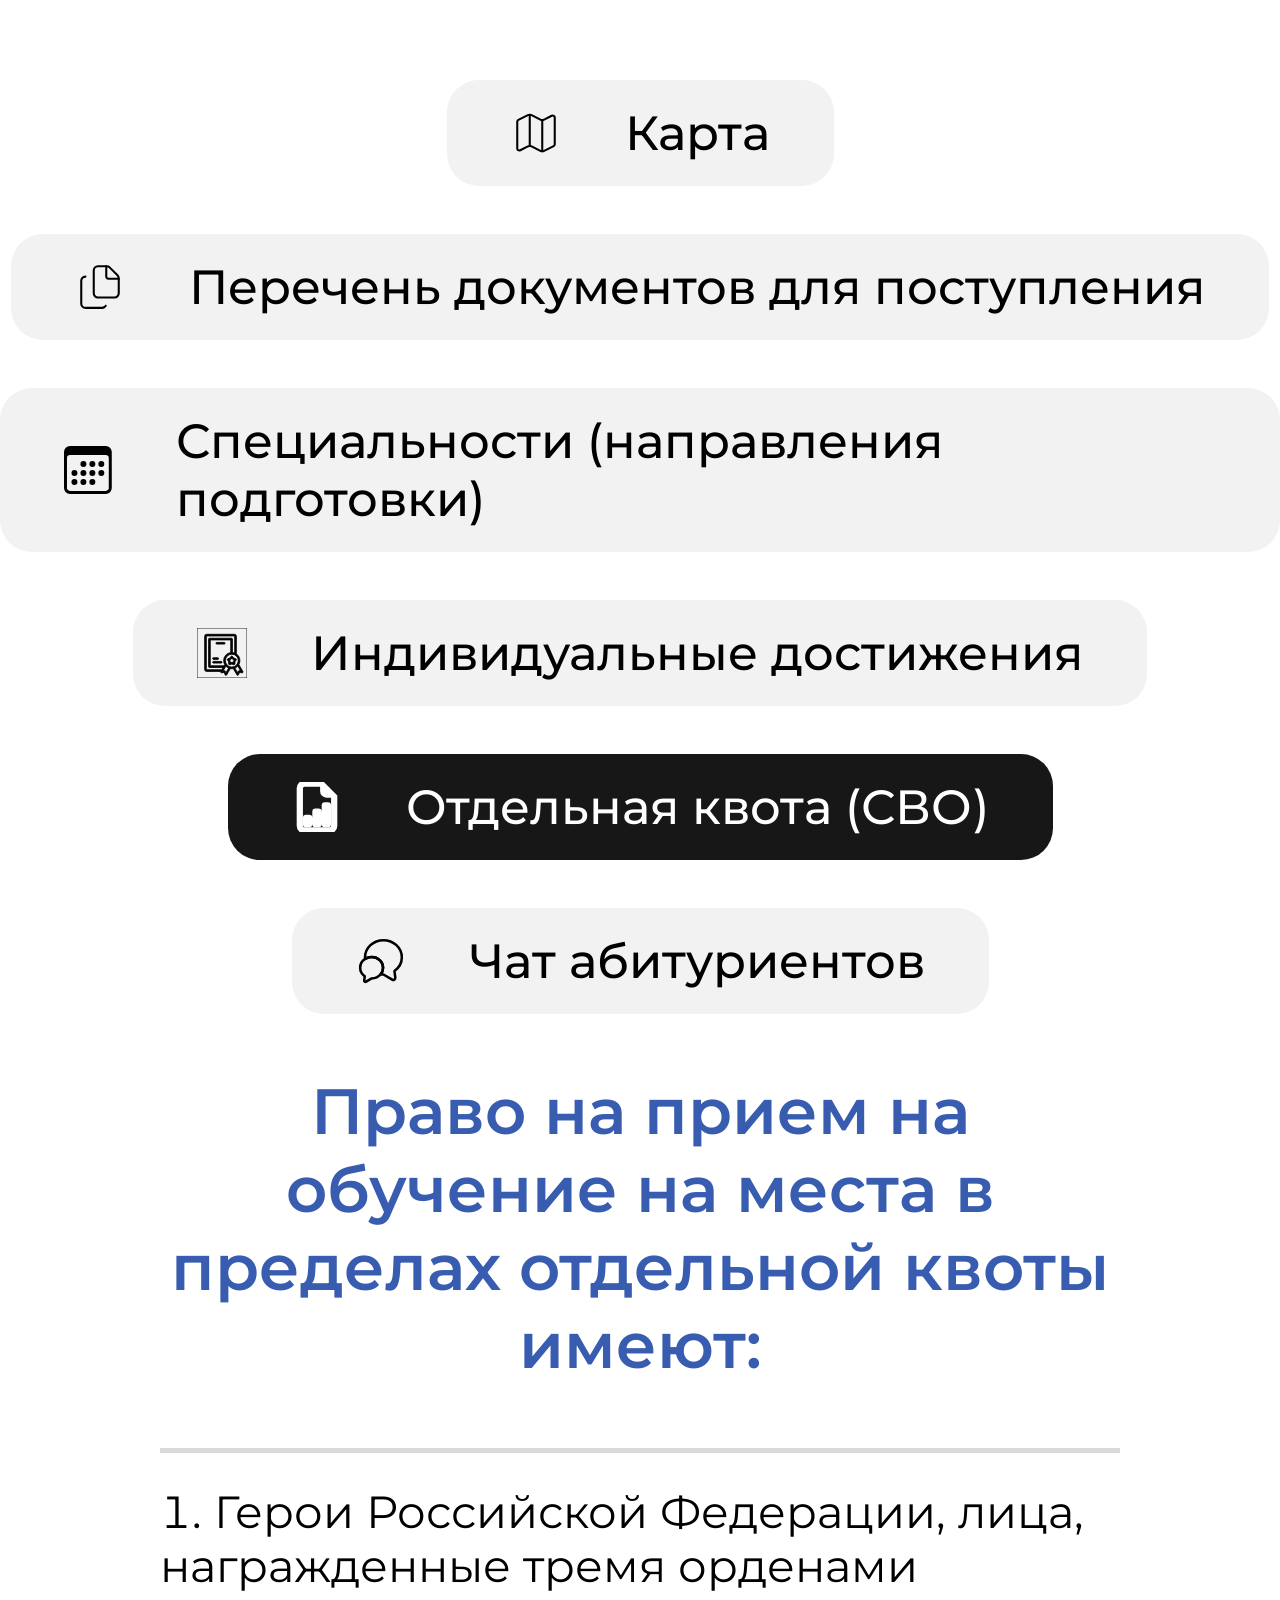
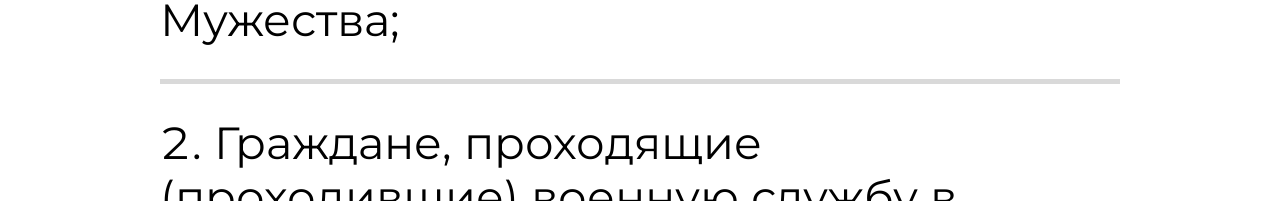
<file: quota-svo.html>
<!DOCTYPE html>
<html lang="ru">
<head>
    <meta charset="UTF-8">
    <meta name="viewport" content="width=device-width, initial-scale=1, maximum-scale=1, user-scalable=no">
    <title>Интерактивная карта - Отдельная квота (СВО)</title>
    <link rel="stylesheet" href="assets/css/style.css">
</head>
<body>
    <div class="nav-btns">
        <a href="index.html">
            <svg width="24" height="24" viewBox="0 0 24 24" fill="none" xmlns="http://www.w3.org/2000/svg">
                <path d="M14.106 5.55277C14.3836 5.69149 14.6897 5.7637 15 5.7637C15.3103 5.7637 15.6164 5.69149 15.894 5.55277L19.553 3.72277C19.7056 3.64653 19.8751 3.61058 20.0455 3.61834C20.2159 3.6261 20.3814 3.67731 20.5265 3.7671C20.6715 3.8569 20.7911 3.98229 20.874 4.13135C20.9569 4.28042 21.0003 4.44821 21 4.61877V17.3828C20.9999 17.5684 20.9481 17.7504 20.8505 17.9083C20.7528 18.0662 20.6131 18.1938 20.447 18.2768L15.894 20.5538C15.6164 20.6925 15.3103 20.7647 15 20.7647C14.6897 20.7647 14.3836 20.6925 14.106 20.5538L9.894 18.4478C9.6164 18.3091 9.31033 18.2368 9 18.2368C8.68967 18.2368 8.3836 18.3091 8.106 18.4478L4.447 20.2778C4.29436 20.3541 4.12473 20.39 3.95426 20.3822C3.78379 20.3744 3.61816 20.3231 3.47312 20.2332C3.32808 20.1433 3.20846 20.0177 3.12565 19.8685C3.04284 19.7193 2.99958 19.5514 3 19.3808V6.61777C3.0001 6.43211 3.05189 6.25014 3.14956 6.09225C3.24722 5.93435 3.38692 5.80676 3.553 5.72377L8.106 3.44677C8.3836 3.30805 8.68967 3.23584 9 3.23584C9.31033 3.23584 9.6164 3.30805 9.894 3.44677L14.106 5.55277Z" stroke="black" stroke-linecap="round" stroke-linejoin="round"/>
                <path d="M15 5.76416V20.7642" stroke="black" stroke-linecap="round" stroke-linejoin="round"/>
                <path d="M9 3.23584V18.2358" stroke="black" stroke-linecap="round" stroke-linejoin="round"/>
            </svg>
            Карта
        </a>
        <a href="documents-list.html">
            <svg width="24" height="24" viewBox="0 0 24 24" fill="none" xmlns="http://www.w3.org/2000/svg">
                <path d="M15 2H11C10.4696 2 9.96086 2.21071 9.58579 2.58579C9.21071 2.96086 9 3.46957 9 4V15C9 15.5304 9.21071 16.0391 9.58579 16.4142C9.96086 16.7893 10.4696 17 11 17H19C19.5304 17 20.0391 16.7893 20.4142 16.4142C20.7893 16.0391 21 15.5304 21 15V8" stroke="black" stroke-linecap="round" stroke-linejoin="round"/>
                <path d="M16.706 2.70601C16.4823 2.48153 16.2164 2.30357 15.9236 2.18239C15.6308 2.06122 15.3169 1.99923 15 2.00001V7.00001C15 7.26522 15.1054 7.51958 15.2929 7.70711C15.4804 7.89465 15.7348 8.00001 16 8.00001H21C21.0008 7.68312 20.9388 7.36921 20.8176 7.0764C20.6964 6.78359 20.5185 6.51768 20.294 6.29401L16.706 2.70601Z" stroke="black" stroke-linecap="round" stroke-linejoin="round"/>
                <path d="M5 7C4.46957 7 3.96086 7.21071 3.58579 7.58579C3.21071 7.96086 3 8.46957 3 9V20C3 20.5304 3.21071 21.0391 3.58579 21.4142C3.96086 21.7893 4.46957 22 5 22H13C13.3511 22 13.6959 21.9076 14 21.732C14.304 21.5565 14.5565 21.304 14.732 21" stroke="black" stroke-linecap="round" stroke-linejoin="round"/>
            </svg>
            Перечень документов для поступления
        </a>
        <a href="plan-bak.html">
            <svg xmlns="http://www.w3.org/2000/svg" width="20" height="20" fill="currentColor" class="bi bi-calendar3" viewBox="0 0 16 16">
                <path d="M14 0H2a2 2 0 0 0-2 2v12a2 2 0 0 0 2 2h12a2 2 0 0 0 2-2V2a2 2 0 0 0-2-2M1 3.857C1 3.384 1.448 3 2 3h12c.552 0 1 .384 1 .857v10.286c0 .473-.448.857-1 .857H2c-.552 0-1-.384-1-.857z"/>
                <path d="M6.5 7a1 1 0 1 0 0-2 1 1 0 0 0 0 2m3 0a1 1 0 1 0 0-2 1 1 0 0 0 0 2m3 0a1 1 0 1 0 0-2 1 1 0 0 0 0 2m-9 3a1 1 0 1 0 0-2 1 1 0 0 0 0 2m3 0a1 1 0 1 0 0-2 1 1 0 0 0 0 2m3 0a1 1 0 1 0 0-2 1 1 0 0 0 0 2m3 0a1 1 0 1 0 0-2 1 1 0 0 0 0 2m-9 3a1 1 0 1 0 0-2 1 1 0 0 0 0 2m3 0a1 1 0 1 0 0-2 1 1 0 0 0 0 2m3 0a1 1 0 1 0 0-2 1 1 0 0 0 0 2"/>
            </svg>
            Специальности (направления подготовки)
        </a>
        <a href="achievements.html">
            <svg width="24" height="24" viewBox="0 0 60 60" xmlns="http://www.w3.org/2000/svg" fill="#000000" stroke="#000000">
                <g id="SVGRepo_bgCarrier" stroke-width="0"/>
                <g id="SVGRepo_tracerCarrier" stroke-linecap="round" stroke-linejoin="round"/>
                <g id="SVGRepo_iconCarrier"> <defs> <style>.cls-1{fill:none;}.cls-2{fill:#000000;}</style> </defs> <title/> <g data-name="Layer 2" id="Layer_2"> <g id="Icons"> <g id="Award"> <rect class="cls-1" height="60" width="60"/> <path class="cls-2" d="M55.05,52.25l-4.81-8.32a9.75,9.75,0,0,0-3-12.91V9.9a2.34,2.34,0,0,0-2.34-2.34H11.52A2.33,2.33,0,0,0,9.19,9.9V49.75a2.33,2.33,0,0,0,2.33,2.33H28.57l-.1.17a1,1,0,0,0,0,1.06,1,1,0,0,0,1,.44l3.11-.4,1.21,2.89a1,1,0,0,0,.86.61h.06a1,1,0,0,0,.87-.5L40,48.71a10.21,10.21,0,0,0,1.77.17,10.43,10.43,0,0,0,1.78-.17L48,56.35a1,1,0,0,0,.87.5h.06a1,1,0,0,0,.86-.61L51,53.35l3.11.4a1,1,0,0,0,1-1.5ZM11.52,50.08a.33.33,0,0,1-.33-.33V9.9a.34.34,0,0,1,.33-.34H44.88a.34.34,0,0,1,.34.34V30a9.52,9.52,0,0,0-2.73-.61V13.29a1,1,0,0,0-1-1H14.91a1,1,0,0,0-1,1V46.35a1,1,0,0,0,1,1H31.3l-1.58,2.73ZM32,39.11a9.74,9.74,0,0,0,1.28,4.82l-.83,1.42H15.91V14.29H40.49V29.44A9.78,9.78,0,0,0,32,39.11Zm2.84,14.5-.72-1.73a1,1,0,0,0-1-.6l-1.86.23,3.36-5.82A9.75,9.75,0,0,0,38,48.12ZM34,39.11a7.76,7.76,0,1,1,7.76,7.77A7.77,7.77,0,0,1,34,39.11ZM50.45,51.28a1,1,0,0,0-1.05.6l-.72,1.73-3.17-5.49A9.75,9.75,0,0,0,49,45.69l3.36,5.82Z"/> <path class="cls-2" d="M46.57,36.87,44.14,36l-1.59-2A1,1,0,0,0,41,34l-1.59,2L37,36.87a1,1,0,0,0-.61.63,1,1,0,0,0,.12.87l1.46,2.14L38,43.1a1,1,0,0,0,.41.78,1,1,0,0,0,.87.15l2.48-.73,2.49.73a.86.86,0,0,0,.28,0,1,1,0,0,0,.58-.19,1,1,0,0,0,.42-.78l.07-2.59,1.46-2.14a1,1,0,0,0,.13-.87A1,1,0,0,0,46.57,36.87Zm-2.78,2.76a1,1,0,0,0-.18.53l0,1.59L42,41.3a1,1,0,0,0-.56,0L40,41.75l-.05-1.59a1,1,0,0,0-.18-.53l-.89-1.32,1.49-.53a1.09,1.09,0,0,0,.46-.33l1-1.26,1,1.26a1.09,1.09,0,0,0,.46.33l1.49.53Z"/> <path class="cls-2" d="M32.71,17.3h-9a1,1,0,0,0,0,2h9a1,1,0,0,0,0-2Z"/> <path class="cls-2" d="M19.79,37.67H24.9a1,1,0,0,0,0-2H19.79a1,1,0,0,0,0,2Z"/> <path class="cls-2" d="M29,40.09H19.79a1,1,0,0,0,0,2H29a1,1,0,0,0,0-2Z"/> </g> </g> </g> </g>
            </svg>
            Индивидуальные достижения
        </a>
        <a class="active" href="quota-svo.html">
            <svg xmlns="http://www.w3.org/2000/svg" width="24" height="24" fill="currentColor" class="bi bi-file-earmark-bar-graph" viewBox="0 0 16 16">
                <path d="M10 13.5a.5.5 0 0 0 .5.5h1a.5.5 0 0 0 .5-.5v-6a.5.5 0 0 0-.5-.5h-1a.5.5 0 0 0-.5.5zm-2.5.5a.5.5 0 0 1-.5-.5v-4a.5.5 0 0 1 .5-.5h1a.5.5 0 0 1 .5.5v4a.5.5 0 0 1-.5.5zm-3 0a.5.5 0 0 1-.5-.5v-2a.5.5 0 0 1 .5-.5h1a.5.5 0 0 1 .5.5v2a.5.5 0 0 1-.5.5z"/>
                <path d="M14 14V4.5L9.5 0H4a2 2 0 0 0-2 2v12a2 2 0 0 0 2 2h8a2 2 0 0 0 2-2M9.5 3A1.5 1.5 0 0 0 11 4.5h2V14a1 1 0 0 1-1 1H4a1 1 0 0 1-1-1V2a1 1 0 0 1 1-1h5.5z"/>
            </svg>
            Отдельная квота (СВО)
        </a>
        <a href="chat.html">
            <svg width="24" height="24" viewBox="0 0 59 59" fill="none" xmlns="http://www.w3.org/2000/svg">
                <path d="M46.3649 49.1419C46.6108 51.1823 44.4229 52.6081 42.6774 51.551L32.377 45.4298C31.2462 45.4298 30.14 45.3561 29.0583 45.2086C30.8775 43.0699 31.9591 40.3656 31.9591 37.4402C31.9591 30.4585 25.9116 24.8045 18.4383 24.8045C15.5866 24.8045 12.9562 25.6157 10.7683 27.0415C10.6945 26.4269 10.6699 25.8123 10.6699 25.1731C10.6699 13.9877 20.3803 4.9165 32.377 4.9165C44.3737 4.9165 54.0841 13.9877 54.0841 25.1731C54.0841 31.8106 50.667 37.6861 45.4062 41.3736L46.3649 49.1419Z" stroke="black" stroke-width="3" stroke-linecap="round" stroke-linejoin="round"/>
                <path d="M29.0569 45.2088C26.6231 48.1588 22.7635 50.0517 18.4368 50.0517L12.0206 53.8621C10.9389 54.5258 9.56226 53.6163 9.70976 52.3625L10.3243 47.5197C7.03017 45.2334 4.91602 41.5704 4.91602 37.4404C4.91602 33.1137 7.22686 29.3034 10.7669 27.0417C12.9548 25.6159 15.5852 24.8047 18.4368 24.8047C25.9102 24.8047 31.9577 30.4587 31.9577 37.4404C31.9577 40.3658 30.876 43.0701 29.0569 45.2088Z" stroke="black" stroke-width="3" stroke-linecap="round" stroke-linejoin="round"/>
            </svg>
            Чат абитуриентов
        </a>
    </div>

    <div class="quota-content">
        <h3>Право на прием на обучение на места в пределах отдельной квоты имеют:</h3>
        <div>
            <ol class="quota-list">
                <li>
                    Герои Российской Федерации, лица, награжденные тремя орденами Мужества;
                </li>
                <li>
                    Граждане, проходящие (проходившие) военную службу в Вооруженных Силах Российской Федерации, граждане, проходящие (проходившие) военную службу (службу) в войсках национальной гвардии Российской Федерации, в воинских формированиях и органах, указанных в пункте 6 статьи 1 Федерального закона от 31 мая 1996 года N 61-ФЗ "Об обороне", при условии их участия в специальной военной операции на территориях Украины, Донецкой Народной Республики, Луганской Народной Республики, Запорожской области и Херсонской области и (или) выполнения ими задач по отражению вооруженного вторжения на территорию Российской Федерации, в ходе вооруженной провокации на Государственной границе Российской Федерации и приграничных территориях субъектов Российской Федерации, прилегающих к районам проведения специальной военной операции на территориях Украины, Донецкой Народной Республики, Луганской Народной Республики, Запорожской области и Херсонской области, находящиеся (находившиеся) на указанных территориях служащие (работники) правоохранительных органов Российской Федерации, граждане, выполняющие (выполнявшие) служебные и иные аналогичные функции на указанных территориях;
                </li>
                <li>
                    Граждане, призванные на военную службу по мобилизации в Вооруженные Силы Российской Федерации, граждане, заключившие контракт о добровольном содействии в выполнении задач, возложенных на Вооруженные Силы Российской Федерации или войска национальной гвардии Российской Федерации, при условии их участия в специальной военной операции на территориях Украины, Донецкой Народной Республики, Луганской Народной Республики, Запорожской области и Херсонской области и (или) выполнения ими задач по отражению вооруженного вторжения на территорию Российской Федерации, в ходе вооруженной провокации на Государственной границе Российской Федерации и приграничных территориях субъектов Российской Федерации, прилегающих к районам проведения специальной военной операции на территориях Украины, Донецкой Народной Республики, Луганской Народной Республики, Запорожской области и Херсонской области, граждане, заключившие контракт (имевшие иные правоотношения) с организацией, содействующей выполнению задач, возложенных на Вооруженные Силы Российской Федерации, при условии их участия в специальной военной операции на указанных территориях;
                </li>
                <li>
                    Лица, принимавшие в соответствии с решениями органов государственной власти Донецкой Народной Республики, Луганской Народной Республики участие в боевых действиях в составе Вооруженных Сил Донецкой Народной Республики, Народной милиции Луганской Народной Республики, воинских формирований и органов Донецкой Народной Республики и Луганской Народной Республики начиная с 11 мая 2014 года;
                </li>
                <li>
                    Дети лиц, указанных в 1 - 4 настоящего подпункта;
                </li>
                <li>
                    Дети военнослужащих, сотрудников федеральных органов исполнительной власти и федеральных государственных органов, в которых федеральным законом предусмотрена военная служба, сотрудников органов внутренних дел Российской Федерации, сотрудников уголовно-исполнительной системы Российской Федерации, направленных в другие государства органами государственной власти Российской Федерации и принимавших участие в боевых действиях при исполнении служебных обязанностей в этих государствах;
                </li>
                <li>
                    Дети медицинских работников, умерших в результате инфицирования новой корона вирусной инфекцией (COVID-19) при исполнении ими трудовых обязанностей, по основным профессиональным образовательным программам медицинского образования и фармацевтического образования.
                </li>
                <li>
                    Вдовы (вдовцы) лиц, указанных в пунктах 2 и 3 настоящей подпункта, военнослужащих, сотрудников федеральных органов исполнительной власти и федеральных государственных органов, в которых федеральным законом предусмотрена военная служба, сотрудников органов внутренних дел Российской Федерации, сотрудников уголовно-исполнительной системы Российской Федерации, направленных в другие государства органами государственной власти Российской Федерации и принимавших участие в боевых действиях при исполнении служебных обязанностей в этих государствах либо в соответствии с решениями органов государственной власти Российской Федерации принимавших участие в боевых действиях на территории Российской Федерации, погибших при исполнении ими обязанностей военной службы (служебных обязанностей), обязанностей по контракту о добровольном содействии в выполнении задач, возложенных на Вооруженные Силы Российской Федерации или войска национальной гвардии Российской Федерации, в ходе специальной военной операции (боевых действий на территории Российской Федерации или территориях других государств) или умерших вследствие увечья (ранения, травмы, контузии) либо заболеваний, полученных ими при исполнении обязанностей военной службы (служебных обязанностей), обязанностей по контракту о добровольном содействии в выполнении задач, возложенных на Вооруженные Силы Российской Федерации или войска национальной гвардии Российской Федерации, в ходе специальной военной операции (боевых действий на территории Российской Федерации или территориях других государств), которые после смерти супруга (супруги) не вступили в новый брак;
                </li>
                <li>
                    Вдовы (вдовцы) лиц, указанных в пункте 4 настоящей части, погибших в связи с участием в боевых действиях в составе Вооруженных Сил Донецкой Народной Республики, Народной милиции Луганской Народной Республики, воинских формирований и органов Донецкой Народной Республики и Луганской Народной Республики начиная с 11 мая 2014 года или умерших вследствие увечья (ранения, травмы, контузии) либо заболеваний, полученных ими в связи с участием в указанных боевых действиях, которые после смерти супруга (супруги) не вступили в новый брак.Прием на обучение по программам бакалавриата и программам специалитета за счет бюджетных ассигнований федерального бюджета, в пределах отдельной квоты осуществляется без проведения вступительных испытаний (за исключением дополнительных вступительных испытаний творческой направленности) в отношении лиц, указанных в подпунктах 1 и 7 настоящего пункта, а также детей лиц, указанных в  подпунктах 2 – 4 настоящего пункта, детей военнослужащих и сотрудников, указанных в подпункте 6 настоящего пункта, погибших или получивших увечье (ранение, травму, контузию) либо заболевание при исполнении обязанностей военной службы (служебных обязанностей) в ходе специальной военной операции (боевых действий на территории Российской Федерации или территориях иностранных государств) либо удостоенных звания Героя Российской Федерации или награжденных тремя орденами Мужества.
                </li>
            </ol>
        </div>
    </div>
    
    <script src="assets/js/main-script.js"></script>
</body>
</html>
</file>
<file: assets/css/style.css>
@font-face {
    font-family: 'Templegarten';
    src: url('../fonts/Templegarten.otf') format('opentype');
    font-weight: normal;
    font-style: normal;
    font-display: swap;
}
@font-face {
    font-family: 'Montserrat';
    src: url('../fonts/Montserrat/Montserrat-VariableFont_wght.ttf') format('truetype-variations');
    font-weight: 100 900;
    font-style: normal;
    font-display: swap;
}
.width-info{
    position: absolute;
    left: 0;
    top: 0;
}
*{
    margin: 0;
    padding: 0;
    box-sizing: border-box;
    font-family: "Montserrat";
}
a{
    text-decoration: none;
    color: inherit;
}
body {
    overflow: hidden;
    background-color: white;
    display: flex;
    justify-content: center;
    align-items: center;
    width: 100vw;
    display: flex;
    flex-direction: column;
}
.main-content{
    display: flex;
    flex-direction: column;
    justify-content: space-between;
    gap: 10px;
    width: 100%;
}
.bottom-menu{
    background-color: white;
    box-shadow: 0px 10px 50px rgba(34, 60, 80, 0.2);
    width: 100%;
    padding: 20px;
    height: calc(100vh - 65vh);
    z-index: 20;
}
.menu{
    display: grid;
    grid-template-columns: 1fr 1fr;
    gap: 20px;
    overflow: hidden;
    height: calc(100vh - 70vh);
}
.menu-item{
    display: flex;
    width: 100%;
    flex-direction: column;
    gap: 3rem;
    padding: 20px;
    border: solid 5px #DADADA;
    border-radius: 4rem;
}
.menu-item.active{
    background-color: #F0F7FF;
}
.menu-item h4{
    font-size: 3.5rem;
    width: fit-content;
    padding: 0 2rem;
    color: #385CAF;
    border-radius: 4rem;
}
.menu-item span{
    font-size: 3rem;
    margin-left: 2rem;
}


.main-svg {
    width: 100vw;
    height: 90vh;
    overscroll-behavior: contain;
    touch-action: pan-x pan-y; 
    transform-origin: top left;
    text-rendering: optimizeLegibility;
    -webkit-font-smoothing: antialiased;
    -moz-osx-font-smoothing: grayscale;
    image-rendering: -webkit-optimize-contrast;
    image-rendering: crisp-edges;
}
.main-svg path, 
.main-svg rect, 
.main-svg g {
    shape-rendering: geometricPrecision;
}


.room,
.room-item {
    cursor: pointer;
    transition: .3s linear;
}

.room-group:hover .room,
.room-group.active .room {
    fill: #5590e0;
}

.room-group:hover .room-item,
.room-group.active .room-item {
    stroke: white;
}
.room-group:hover .room-text,
.room-group.active .room-text{
    fill: white;
}

.path-to-room {
    opacity: 0;
    transition: .3s linear;
}

.path-to-room.active {
    opacity: 1;
}

.wrapp-info {
    transition: .3s cubic-bezier(0.25, 1, 0.5, 1);
    position: absolute;
    left: 40px;
    top: 40px;
    transform: translateX(-120%);
    z-index: 10;
}

.wrapp-info.active {
    transform: translateX(0);
}

.info-box {
    position: relative;
    background-color: white;
    box-shadow: 0px 10px 50px rgba(34, 60, 80, 0.2);
    border-radius: 24px;
    padding: 30px;
    width: 450px;
    display: flex;
    flex-direction: column;
    gap: 20px;
}

.info-box h5 {
    font-size: 24px;
    font-weight: 700;
}

.info-box h4 {
    font-size: 20px;
}

.discription-box {
    display: flex;
    flex-direction: column;
    gap: 12px;
    font-size: 16px;
}

.close-btn {
    position: absolute;
    right: 15px;
    top: 15px;
    cursor: pointer;
    padding: 5px;
}

.close-btn svg {
    fill: #820000;
    transition: .3s ease;
}

.close-btn:hover svg {
    fill: #C10F1A;
    transform: rotate(180deg);
}

.nav-btns{
    display: flex;
    justify-content: center;
    flex-wrap: wrap;
    gap: 10px;
    margin: 10px 0;
    z-index: 9999;
}

.nav-btns a{
    display: flex;
    align-items: center;
    gap: 10px;
    font-weight: 500;
    padding: 10px 36px;
    border-radius: 8px;
    transition: .3s linear;
    background-color: #F2F2F2;
}

.nav-btns a.active,
.nav-btns a:hover{
    background-color: #171717;
    color: white;
}

.nav-btns a.active svg path,
.nav-btns a:hover svg path{
    stroke: white;
}

.preview {
    position: absolute;
    display: flex;
    flex-direction: column;
    gap: 2rem;
    justify-content: center;
    align-items: center;
    width: 100%;
    height: 100%;
    top: 0;
    left: 0;
    background-color: white;
    z-index: 9999;
    opacity: 1;
    transition: opacity 0.5s ease, visibility 0.5s ease;
    visibility: visible;
}

.honeycomb{
    position: absolute;
}

.honeycomb.top{
    top: 0;
    left: 0;
}

.honeycomb.bottom{
    bottom: 0;
    right: 0;
}

.preview.hidden {
    opacity: 0;
    visibility: hidden;
    pointer-events: none;
}

.preview-text {
    font-size: 3rem;
    font-weight: bold;
    letter-spacing: 2px;
    text-align: center;
    user-select: none;
    max-width: 85%;
    line-height: 1.5;
    display: flex;
    flex-direction: column;
    gap: 2.5rem;
    align-items: center;
}

.preview-text .main-title {
    color: #000000;
    display: flex;
    flex-direction: column;
    align-items: center;
    gap: 0.8rem;
}
.title-line,
.subtitle{
    font-family: 'Templegarten', sans-serif;
}
.preview-text .title-line {
    display: block;
    min-height: 4.5rem;
    text-align: center;
    color: #820000;
}

.preview-text .subtitle {
    font-size: 1.8rem;
    color: #888888;
    font-weight: 500;
    letter-spacing: 1px;
    min-height: 2.8rem;
}
.typing-cursor::after {
    content: '|';
    display: inline-block;
    margin-left: 6px;
    color: black;
    font-weight: 300;
    animation: blinkCursor 0.8s steps(2, start) infinite;
}

@keyframes blinkCursor {
    0% { opacity: 1; }
    100% { opacity: 0; }
}


/* Стили для списка документов */
.documents-list,
.questions-list {
    padding: 20px;
    width: 100%;
}

.questions-list{
    height: calc(100vh - 68px);
    overflow-y: scroll ;
    scrollbar-width: none;
}

.document-link, 
.question-link {
    display: flex;
    align-items: center;
    padding: 16px;
    margin-bottom: 12px;
    border: none;
    width: 100%;
    background: #fff;
    border-radius: 12px;
    box-shadow: 0 2px 8px rgba(0,0,0,0.08);
    text-decoration: none;
    color: inherit;
    cursor: pointer;
    transition: transform 0.2s, box-shadow 0.2s;
}

.document-link:hover,
.question-link:hover {
    transform: translateY(-2px);
    box-shadow: 0 4px 16px rgba(0,0,0,0.12);
}

.document-icon,
.question-icon {
    width: 40px;
    height: 40px;
    min-width: 40px;
    margin-right: 16px;
    display: flex;
    align-items: center;
    justify-content: center;
    background: #f0f4ff;
    border-radius: 8px;
    color: #3b82f6;
}

.document-info {
    flex: 1;
}

.document-title,
.question-title {
    font-weight: 600;
    font-size: 16px;
    color: #1f2937;
    margin-bottom: 4px;
}

.document-meta {
    font-size: 13px;
    color: #6b7280;
}

[popover]:popover-open {
    width: 80vw;
    max-height: 80vh;
    height: fit-content;
    margin: auto;
    border-radius: 16px;
    padding: 20px;
    border: none;
    border-radius: 8px;
    box-shadow: 0 10px 25px rgba(0, 0, 0, 0.15);
    background-color: #ffffff;
    animation: fadeIn 0.3s ease-out;
}

[popover]::backdrop {
    background-color: rgba(0, 0, 0, 0.4);
    backdrop-filter: blur(4px);
}

.popover-close-btn {
    width: 32px;
    height: 32px;
    right: 20px;
    top: 20px;
    position: absolute;
    border: none;
    background: #f3f4f6;
    border-radius: 8px;
    cursor: pointer;
    display: flex;
    align-items: center;
    justify-content: center;
    color: #6b7280;
    transition: background 0.2s;
}

.popover-close-btn:hover {
    background: #e5e7eb;
    color: #007bff;
}

.question-answer-box{
    display: flex;
    flex-direction: column;
    gap: 20px;
}

@keyframes fadeIn {
    from {
        opacity: 0;
        transform: translateY(-10px);
    }
    to {
        opacity: 1;
        transform: translateY(0);
    }
}

.modal {
    display: none;
    position: fixed;
    top: 0;
    left: 0;
    width: 100%;
    height: 100%;
    background: rgba(0,0,0,0.6);
    z-index: 1000;
    align-items: center;
    justify-content: center;
    padding: 20px;
    box-sizing: border-box;
}

.modal.active {
    display: flex;
}

.modal-content {
    background: #fff;
    border-radius: 16px;
    width: 100%;
    max-width: 900px;
    max-height: 95vh;
    display: flex;
    flex-direction: column;
    position: relative;
    animation: modalSlide 0.3s ease;
}

@keyframes modalSlide {
    from { opacity: 0; transform: translateY(-20px); }
    to { opacity: 1; transform: translateY(0); }
}

.modal-header {
    display: flex;
    align-items: center;
    justify-content: space-between;
    padding: 16px 20px;
    border-bottom: 1px solid #e5e7eb;
}

.modal-title {
    font-weight: 600;
    font-size: 18px;
    color: #1f2937;
    flex: 1;
    margin-right: 16px;
    white-space: nowrap;
    overflow: hidden;
    text-overflow: ellipsis;
}

.modal-close {
    width: 32px;
    height: 32px;
    border: none;
    background: #f3f4f6;
    border-radius: 8px;
    cursor: pointer;
    display: flex;
    align-items: center;
    justify-content: center;
    color: #6b7280;
    transition: background 0.2s;
}

.modal-close:hover {
    background: #e5e7eb;
    color: #374151;
}

.modal-body {
    flex: 1;
    min-height: 0;
    padding: 0;
}

.modal-body iframe {
    width: 100%;
    height: 100%;
    min-height: 60vh;
    border: none;
    border-radius: 0 0 16px 16px;
}

.search-box {
    position: relative;
    display: flex;
    align-items: center;
    padding: 16px 20px;
    margin: 20px auto;
    width: 95%;
    max-width: 800px;
    background: #fff;
    border-radius: 16px;
    box-shadow: 0 2px 12px rgba(0,0,0,0.08);
    gap: 12px;
}

.search-box svg {
    color: #9ca3af;
    flex-shrink: 0;
}

.search-input {
    flex: 1;
    border: none;
    outline: none;
    font-size: 16px;
    color: #1f2937;
    background: transparent;
}

.search-input::placeholder {
    color: #9ca3af;
}

.search-clear {
    display: flex;
    align-items: center;
    justify-content: center;
    width: 32px;
    height: 32px;
    border: none;
    background: #f3f4f6;
    border-radius: 8px;
    cursor: pointer;
    color: #6b7280;
    transition: background 0.2s;
    flex-shrink: 0;
}

.search-clear:hover {
    background: #e5e7eb;
    color: #374151;
}

.search-empty {
    display: flex;
    flex-direction: column;
    align-items: center;
    justify-content: center;
    padding: 60px 20px;
    text-align: center;
    color: #6b7280;
    gap: 16px;
}

.search-empty svg {
    width: 80px;
    height: 80px;
}

.search-empty p {
    font-size: 20px;
    font-weight: 600;
    color: #374151;
    margin: 0;
}

.search-empty span {
    font-size: 14px;
}

    .nav-btns a{
        font-size: 3rem;
        gap: 3rem;
        padding: 1.5rem 4rem;
        border-radius: 2rem;
    }
    .nav-btns a svg{
        margin-right: 1rem;
        width: 50px;
        height: 50px;
    }
    .nav-btns{
        margin-top: 5rem;
        gap: 3rem;
    }
    .main-svg {
        width: 73.6vw;
        position: absolute;
        left: 10.8%;
        top: -2.75%;
    }
    .svg-wrapp{
        background-image: url('../img/map.jpg');
        background-repeat: no-repeat;
        height: 50vh;
        background-position: 39% 30%;
        background-size: 68%;
    }
    .preview-text{
        font-size: 7rem;
    }
    .preview-text .subtitle{
        font-size: 5rem;
    }
    .wrapp-info {
        transform: translateX(0);
        transform: translateY(100%);
        margin-bottom: 1rem;
        top: auto;
        left: 1%;
        bottom: 19%;
    }
    .wrapp-info.active{
        bottom: 22%;
    }
    .info-box {
        width: 1300px;
        padding: 50px;
        border-radius: 40px;
        gap: 35px;
        box-shadow: 0px 20px 80px rgba(34, 60, 80, 0.4);
    }
    .info-box h5 { font-size: 88px; }
    .info-box h4 { font-size: 72px; }
    .discription-box { font-size: 60px; gap: 20px; }
    .close-btn { right: 30px; top: 30px; }
    .close-btn svg { width: 90px; height: 90px; }

    [popover]:popover-open {
        padding: 4rem;
    }

    .documents-list,
    .questions-list {
        padding: 0;
        width: 95%;
        max-width: 1700px;
        margin: 0 auto;
        max-height: calc(100vh - 200px);
        overflow-y: auto;
        overscroll-behavior: contain;
        scrollbar-width: none;
    }
    .questions-list{
        margin-top: 3rem;
        height: calc(100vh - 270px);
    }
    .documents-list::-webkit-scrollbar, .questions-list::-webkit-scrollbar { display: none; }

    .document-link,
    .question-link {
        padding: 50px 60px;
        margin-bottom: 40px;
        border-radius: 32px;
        box-shadow: 0 15px 50px rgba(0,0,0,0.08);
    }
    .document-link:active,
    .question-link:active {
        transform: scale(0.98);
    }

    .question-answer-box h3{
        font-size: 4rem;
    }
    .question-answer-box p{
        font-size: 3rem;
    }
    

    .document-icon, 
    .question-icon {
        width: 120px;
        height: 120px;
        min-width: 120px;
        margin-right: 50px;
        border-radius: 24px;
    }
    .document-icon svg,
    .question-icon svg {
        width: 60px;
        height: 60px;
    }

    .document-title,
    .question-title {
        font-size: 48px;
        margin-bottom: 16px;
        line-height: 1.2;
    }

    .document-meta {
        font-size: 36px;
    }

    .modal {
        padding: 60px;
        align-items: center;
    }

    .modal-content {
        width: 96%;
        max-width: 1900px;
        max-height: 94vh;
        border-radius: 48px;
        box-shadow: 0 40px 120px rgba(0,0,0,0.45);
        overflow: hidden;
    }

    .modal-header {
        padding: 40px 50px;
        border-bottom-width: 3px;
    }

    .modal-title {
        font-size: 56px;
        margin-right: 40px;
    }

    .modal-close,
    .popover-close-btn {
        width: 100px;
        height: 100px;
        border-radius: 24px;
    }
    .popover-close-btn svg{
        width: 60px;
        height: 60px;
    }
    .modal-close svg {
        width: 50px;
        height: 50px;
    }

    .modal-body {
        flex: 1;
        min-height: 0;
        padding: 0;
        background: #f9fafb;
    }

    .modal-body iframe {
        width: 100%;
        height: calc(94vh - 220px);
        min-height: auto;
        border-radius: 0 0 48px 48px;
    }

    .search-box {
        padding: 40px 50px;
        margin: 40px auto 60px;
        border-radius: 32px;
        box-shadow: 0 8px 40px rgba(0,0,0,0.1);
        gap: 30px;
        max-width: 1700px;
        width: 95%;
    }
    
    .search-box svg {
        width: 4rem;
        height: 4rem;
    }
    
    .search-input {
        font-size: 48px;
    }
    
    .search-input::placeholder {
        font-size: 48px;
    }
    
    .search-clear {
        width: 90px;
        height: 90px;
        border-radius: 24px;
    }
    
    .search-clear svg {
        width: 45px;
        height: 45px;
    }
    
    .search-empty {
        padding: 100px 40px;
        gap: 40px;
    }
    
    .search-empty svg {
        width: 200px;
        height: 200px;
    }
    
    .search-empty p {
        font-size: 64px;
    }
    
    .search-empty span {
        font-size: 48px;
    }
    /*Перечень документов*/
    .documents-list-content,
    .plan-content,
    .achievements-content,
    .quota-content{
        display: flex;
        flex-direction: column;
        gap: 4rem;
        margin-top: 3rem;
    }
    .plan-content,
    .achievements-content,
    .quota-content{
        overflow-y: scroll;
        height: 81vh;
    }
    .plan-content{
        height: 76vh;
    }
    .documents-header h3,
    .plan-header h3{
        font-size: 4rem;
        text-align: center;
        margin: 0 10rem;
        font-weight: 600;
        color: #385CAF;
    }
    .documents-grid{
        display: grid;
        grid-template-columns: repeat(3, 1fr);
        gap: 10rem 3rem;
        margin: 0 10rem;
    }
    .documents-info-box{
        display: flex;
        flex-direction: column;
        gap: 2rem;
        align-items: center;
    }
    .documents-info-box span{
        font-size: 3rem;
        text-align: center;
    }
    /*План приема*/
    .plan-grid-header,
    .plan-grid-box{
        display: grid;
        grid-template-columns: repeat(6, 1fr);
        margin: 0 10rem;
    }
    .plan-content h4{
        font-size: 2.8rem;
        margin: 0 10rem;
    }
    .plan-grid-header.all,
    .plan-grid-box.all{
        grid-template-columns: 1fr;
    }
    .plan-grid-box.all .plan-info{
        border: 5px solid black;
        border-top: 0;
        justify-content: flex-start;
        text-align: start;
    }
    .plan-grid-box.all .plan-info.header{
        font-weight: 600;
        color: #385CAF;
        justify-content: center;
    }
    .plan-grid-header-item{
        font-size: 2.4rem;
        padding: 1rem;
        text-align: center;
        color: #385CAF;
        border: 5px solid #385CAF;
        border-right: 0;
        display: flex;
        justify-content: center;
        align-items: center;
    }
    .plan-grid-header-item.rowspan{
        grid-row: span 2;
        border: 5px solid #385CAF;
        border-right: 0;
    }
    .plan-grid-header-item.rowspan:first-child{
        border-top-left-radius: 2rem;
    }
    .plan-grid-header-item.colspan{
        grid-column: span 4;
        border-bottom: 0;
        border-right: 5px solid #385CAF;
        border-top-right-radius: 2rem;
    }
    .plan-grid-header-item:last-child{
        border-right: 5px solid #385CAF;
    }
    .plan-info{
        border: 5px solid black;
        border-top: 0;
        border-right: 0;
        font-size: 2.4rem;
        padding: 1rem;
        text-align: center;
        display: flex;
        justify-content: center;
        align-items: center;
    }
    .plan-info:last-child{
        border-right: 5px solid black;
    }
    /*Чат*/
    .chat-content{
        margin-top: 10rem;
        gap: 20rem;
    }
    .chat-content,
    .chat-box,
    .chat-title-box{
        display: flex;
        flex-direction: column;
    }
    .chat-box,
    .chat-title-box{
        gap: 2rem;
        justify-content: center;
        align-items: center;
    }
    .chat-box img{
        width: 60%;
    }
    .chat-title-box h3{
        font-size: 4rem;
        color: #385CAF;
        width: 70%;
        text-align: center;
    }
    .chat-title-box span{
        font-size: 3rem;
    }
    /*Достижения*/
    .achievements-content{
        margin: 0 5rem;
        margin-top: 3rem;
    }
    .achievements-grid{
        display: grid;
        grid-template-columns: 20% auto;
        border-bottom: 2px solid rgba(190, 190, 190, 0.589);
        padding-top: 2rem;
        padding-bottom: 4rem;
    }
    .achievements-header{
        display: flex;
        justify-content: center;
        align-items: center;
    }
    .achievements-header h3{
        text-align: center;
        font-size: 4rem;
        font-weight: 600;
        width: 80%;
        color: #385CAF;
    }
    .achievements-grid:last-child{
        border-bottom: none;
    }
    .achievements-list{
        list-style-type: disc;
        padding-left: 7%;
    }
    .achievements-list span{
        font-weight: bold;
        color: #385CAF;
    }
    .achievements-info{
        font-size: 2.8rem;
    }
    .achievements-info h5{
        font-size: 6rem;
        color: #385CAF;
    }
    .achievements-info span{
        font-size: 3rem;
        color: #385CAF;
        font-weight: bold;
    }
    .achievements-list span{
        font-size: 3rem;
        color: #385CAF;
    }
    /*Квота*/
    .quota-content h3{
        font-size: 4rem;
        font-weight: 600;
        color: #385CAF;
        text-align: center;
        margin: 0 10rem;
    }
    .quota-list{
        list-style-type: decimal;
        margin: 0 10rem;
        font-size: 2.8rem;
        list-style-position: inside;
    }
    .quota-list:first-child{
        border-top: 5px solid rgba(190, 190, 190, 0.589);
    }
    .quota-list li{
        padding: 2rem 0;
        border-bottom: 5px solid rgba(190, 190, 190, 0.589);
    }
    .quota-list li:last-child{
        border-bottom: none;
    }
</file>
